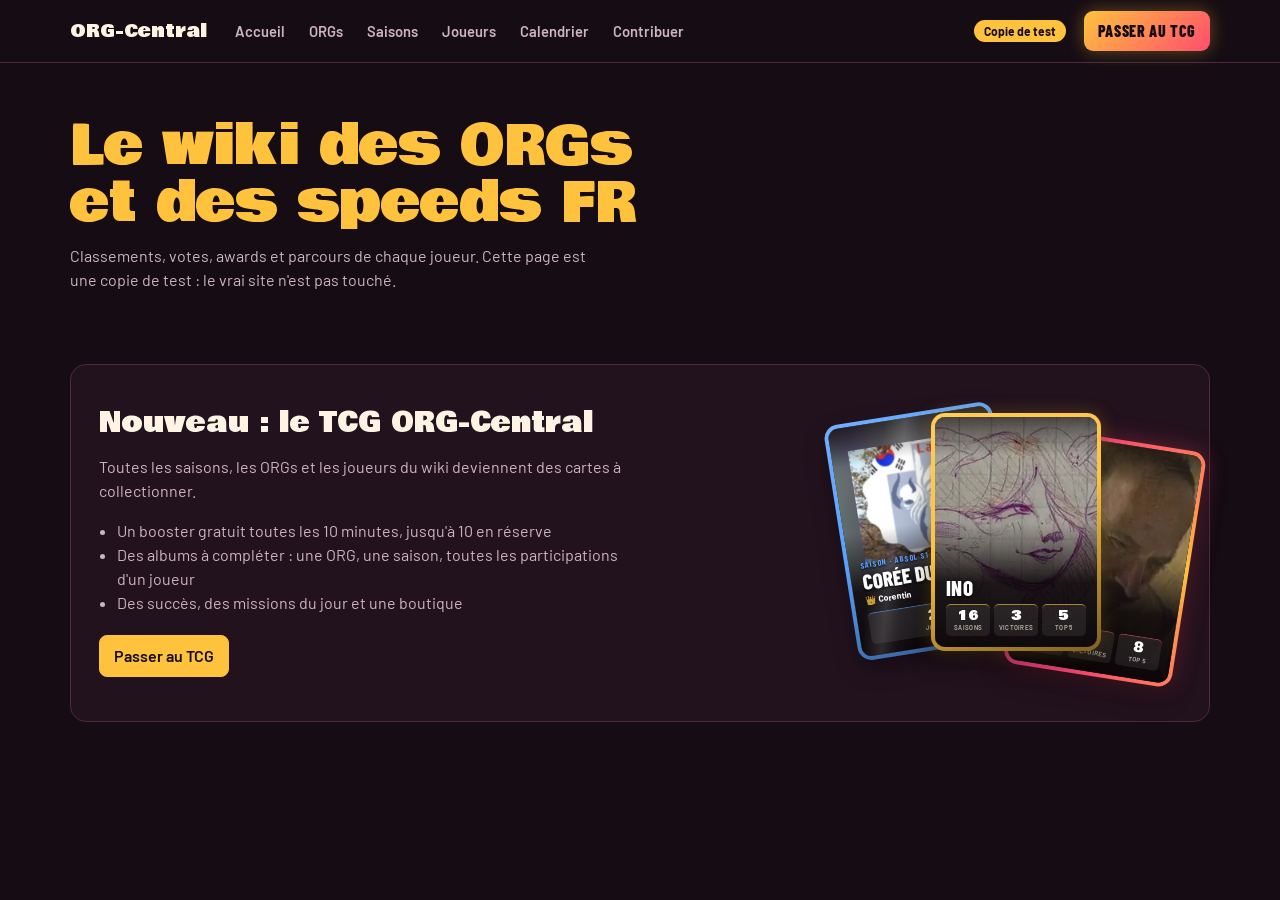
<file: tcg-files/index.html>
<!DOCTYPE html>
<html lang="fr">
<head>
<meta charset="utf-8">
<meta name="viewport" content="width=device-width, initial-scale=1">
<title>ORG-Central TCG</title>
<link rel="preconnect" href="https://fonts.googleapis.com">
<link rel="preconnect" href="https://fonts.gstatic.com" crossorigin>
<link href="https://fonts.googleapis.com/css2?family=Bowlby+One&family=Barlow:wght@400;500;600;700&family=Barlow+Condensed:wght@600;700;800&family=Unbounded:wght@600;700;800&family=Figtree:wght@400;500;600;700&family=JetBrains+Mono:wght@500;700&display=swap" rel="stylesheet">
<style>
/* Deux mondes : le site (aubergine, sobre) puis le TCG (nuit profonde, or). Cartes : l'illustration d'abord. */
:root{
  --bg:#160C13; --surface:#22121D; --surface-2:#2E1828; --ink:#FFF3E4; --muted:#CDB4C0; --line:#4B2A3E; --gold:#FFC23D; --pink:#FF4D6D;
  --font-display:"Bowlby One",Impact,"Arial Black",sans-serif;
  --font-body:"Barlow",system-ui,-apple-system,"Segoe UI",sans-serif;
  --font-cond:"Barlow Condensed","Arial Narrow",sans-serif;
  --r-C:#A79AA3; --r-PC:#5FCB86; --r-R:#57A0FF; --r-E:#B57CFF; --r-L:#FFC23D; --r-M:#FF4D6D; --r-S:#7FF3E1;
  color-scheme:dark;
}
*{box-sizing:border-box}
html,body{margin:0;background:var(--bg);color:var(--ink);font-family:var(--font-body);font-size:16px;line-height:1.5}
body.tcg{background:radial-gradient(1200px 600px at 50% -200px,#3a1530 0,transparent 70%),#0e070c}
a{color:var(--gold)}
button{font:inherit}
.btn{font-weight:600;color:var(--ink);background:var(--surface);border:1px solid var(--line);border-radius:8px;padding:8px 14px;cursor:pointer;display:inline-flex;align-items:center;gap:6px}
.btn:hover{border-color:var(--muted)}
.btn.primary{background:var(--gold);color:#160C13;border-color:var(--gold)}
.btn.primary:hover{filter:brightness(1.07)}
.btn:disabled{opacity:.45;cursor:not-allowed}
.btn:focus-visible,.tab:focus-visible,.card:focus-visible,input:focus-visible,select:focus-visible,.pack:focus-visible{outline:2px solid var(--gold);outline-offset:2px}
.wrap{max-width:1180px;margin:0 auto;padding:0 20px}
.muted{color:var(--muted)}
h1,h2,h3{text-wrap:balance}

/* ---------- Copie du site ---------- */
.sitebar{border-bottom:1px solid var(--line);background:var(--bg)}
.sitebar .wrap{display:flex;align-items:center;gap:18px;height:62px}
.brand{font-family:var(--font-display);font-size:1.1rem;color:var(--ink);text-decoration:none}
.sitenav{display:flex;gap:4px;flex-wrap:wrap}
.sitenav span{font-weight:600;font-size:.92rem;color:var(--muted);padding:6px 10px;border-radius:7px}
.copytag{margin-left:auto;font-size:.75rem;font-weight:700;color:#160C13;background:var(--gold);border-radius:999px;padding:2px 10px;white-space:nowrap}
.gotcg{background:linear-gradient(135deg,#FFC23D,#FF4D6D);color:#160C13;border:0;font-weight:800;border-radius:9px;padding:8px 14px;cursor:pointer;font-family:var(--font-cond);font-size:1rem;letter-spacing:.04em;text-transform:uppercase;box-shadow:0 0 18px rgba(255,194,61,.35)}
.sitehero{padding:56px 0 40px}
.sitehero h1{font-family:var(--font-display);font-weight:400;font-size:clamp(2rem,5vw,3.4rem);line-height:1.04;margin:0 0 12px;color:var(--gold)}
.sitehero p{max-width:60ch;color:var(--muted);margin:0 0 22px}
.teaser{display:grid;grid-template-columns:minmax(0,1.1fr) minmax(0,1fr);gap:32px;align-items:center;margin:10px 0 60px;padding:28px;border-radius:16px;background:var(--surface);border:1px solid var(--line)}
.teaser h2{font-family:var(--font-display);font-weight:400;font-size:1.7rem;line-height:1.1;margin:0 0 10px}
.teaser ul{margin:0 0 20px;padding-left:18px;color:var(--muted)}
.fan{position:relative;height:300px}
.fan .card{position:absolute;width:170px;top:10px;left:50%}
@media (max-width:760px){.teaser{grid-template-columns:1fr}.sitenav{display:none}.fan{height:260px}}

/* ---------- TCG ---------- */
.tbar{position:sticky;top:0;z-index:10;background:rgba(14,7,12,.92);backdrop-filter:blur(8px);border-bottom:1px solid rgba(255,194,61,.18)}
.tbar .wrap{display:flex;align-items:center;gap:14px;height:62px}
.tlogo{font-family:var(--font-display);font-size:1.05rem;color:var(--ink);white-space:nowrap}
.tlogo b{color:var(--gold);font-weight:400}
.tabs{display:flex;gap:2px;overflow-x:auto;scrollbar-width:none}
.tab{all:unset;cursor:pointer;font-weight:600;font-size:.92rem;color:var(--muted);padding:7px 11px;border-radius:7px;white-space:nowrap}
.tab[aria-current="page"]{color:var(--ink);background:rgba(255,255,255,.07)}
.wallet{margin-left:auto;display:flex;align-items:center;gap:10px;white-space:nowrap}
.pill{display:inline-flex;align-items:center;gap:6px;padding:5px 11px;border-radius:999px;background:rgba(255,255,255,.06);border:1px solid rgba(255,255,255,.1);font-weight:700;font-variant-numeric:tabular-nums;font-size:.92rem}
.shell{display:inline-block;width:14px;height:14px;border-radius:50% 50% 45% 45%;background:radial-gradient(circle at 35% 30%,#fff7d6,#FFC23D 55%,#b8791a);box-shadow:0 0 6px rgba(255,194,61,.5)}
.back{font-size:.85rem}
@media (max-width:820px){.tbar .wrap{flex-wrap:wrap;height:auto;padding-top:10px;padding-bottom:8px}.tabs{order:3;width:100%}}
main{padding:26px 0 70px}
.view[hidden]{display:none}
.h{font-family:var(--font-display);font-weight:400;font-size:clamp(1.6rem,3.6vw,2.3rem);line-height:1.08;margin:0 0 6px}
.lede{color:var(--muted);max-width:66ch;margin:0 0 22px}
.panel{background:rgba(255,255,255,.035);border:1px solid rgba(255,255,255,.08);border-radius:14px;padding:18px}
.toast{position:fixed;left:50%;bottom:22px;transform:translateX(-50%);z-index:50;display:flex;flex-direction:column;gap:8px;align-items:center;pointer-events:none}
.toast div{background:#22121D;border:1px solid var(--gold);color:var(--ink);padding:10px 16px;border-radius:10px;font-weight:600;box-shadow:0 10px 30px rgba(0,0,0,.5);animation:tin .25s ease-out}
@keyframes tin{from{transform:translateY(10px);opacity:0}}
.note{font-size:.85rem;color:var(--muted)}

/* Boosters */
.bgrid{display:grid;grid-template-columns:minmax(0,1.2fr) minmax(0,1fr);gap:22px;align-items:start}
.bgrid.opening{grid-template-columns:1fr}.bgrid.opening .side{display:none}
@media (max-width:860px){.bgrid{grid-template-columns:1fr}}
.stage{display:flex;flex-direction:column;align-items:center;gap:16px;padding:26px 18px;min-height:420px;justify-content:center}
.pack{all:unset;cursor:pointer;position:relative;width:200px;aspect-ratio:5/7.4;border-radius:14px;
  background:linear-gradient(160deg,#3a1630,#1b0b16 60%),#1b0b16;box-shadow:0 0 0 2px rgba(255,194,61,.55) inset,0 20px 40px rgba(0,0,0,.55),0 0 40px rgba(255,194,61,.12);
  display:flex;flex-direction:column;align-items:center;justify-content:center;gap:10px;transition:transform .2s}
.pack:hover{transform:translateY(-4px) rotate(-1deg)}
.pack.gold{background:linear-gradient(160deg,#ffe28a,#c98a1b 55%,#7a4b09);box-shadow:0 0 0 2px #fff3c4 inset,0 20px 40px rgba(0,0,0,.55),0 0 50px rgba(255,194,61,.45)}
.pack .pl{font-family:var(--font-display);font-size:1.35rem;line-height:1;color:var(--gold);text-align:center}
.pack.gold .pl{color:#2a1500}
.pack .ps{font-family:var(--font-cond);font-weight:700;letter-spacing:.12em;text-transform:uppercase;font-size:.8rem;color:var(--muted)}
.pack.gold .ps{color:#4a2a00}
.pack .seal{width:54px;height:54px;border-radius:50%;background:radial-gradient(circle at 35% 30%,#fff6cf,#FFC23D 50%,#a86b10);box-shadow:0 0 0 3px rgba(0,0,0,.25)}
.pack.tear{animation:tear .45s ease-in forwards}
@keyframes tear{to{transform:scale(1.15) rotate(4deg);opacity:0}}
.stock{display:flex;gap:6px;flex-wrap:wrap;justify-content:center}
.stock i{width:14px;height:20px;border-radius:3px;background:rgba(255,255,255,.08);border:1px solid rgba(255,255,255,.12)}
.stock i.on{background:linear-gradient(160deg,#FFC23D,#b97a14);border-color:#FFC23D}
.timer{font-variant-numeric:tabular-nums;color:var(--muted);font-size:.92rem}
.reveal{display:grid;grid-template-columns:repeat(5,minmax(0,1fr));gap:14px;width:100%;max-width:1000px}
@media (max-width:700px){.reveal{grid-template-columns:repeat(3,minmax(0,1fr))}}
.slot{perspective:1000px;position:relative}
.flip{position:relative;transform-style:preserve-3d;transition:transform .55s cubic-bezier(.2,.7,.2,1);cursor:pointer}
.flip.open{transform:rotateY(180deg)}
.flip .face{backface-visibility:hidden;-webkit-backface-visibility:hidden}
.flip .back-f{position:absolute;inset:0;border-radius:14px;background:repeating-linear-gradient(45deg,#2a1222 0 10px,#22101c 10px 20px);box-shadow:0 0 0 3px rgba(255,194,61,.5) inset;display:grid;place-items:center;font-family:var(--font-display);color:var(--gold);font-size:1.4rem}
.flip .back-f.glow-E{box-shadow:0 0 0 3px #B57CFF inset,0 0 26px #B57CFF}
.flip .back-f.glow-L{box-shadow:0 0 0 3px #FFC23D inset,0 0 30px #FFC23D}
.flip .back-f.glow-M,.flip .back-f.glow-S{box-shadow:0 0 0 3px #FF4D6D inset,0 0 36px #FF4D6D,0 0 70px #FFC23D}
.flip .front{transform:rotateY(180deg)}
.badge{position:absolute;z-index:5;left:50%;top:-10px;transform:translateX(-50%);font-family:var(--font-cond);font-weight:800;font-size:.72rem;letter-spacing:.08em;text-transform:uppercase;padding:2px 8px;border-radius:999px;background:var(--gold);color:#160C13;opacity:0;transition:opacity .2s .4s}
.badge.dup{background:#3a2432;color:var(--muted)}
.flip.open + .badge{opacity:1}
.side{display:flex;flex-direction:column;gap:14px}
.mission{display:flex;align-items:center;gap:10px;padding:10px 0;border-top:1px solid rgba(255,255,255,.07)}
.mission:first-of-type{border-top:0}
.bar{flex:none;width:90px;height:7px;border-radius:99px;background:rgba(255,255,255,.08);overflow:hidden}
.bar b{display:block;height:100%;background:var(--gold)}
.mission .t{flex:1;min-width:0;font-size:.92rem}
.mission .r{font-size:.82rem;color:var(--muted);white-space:nowrap}
.mission.done .t{color:var(--muted);text-decoration:line-through}
.rates{width:100%;border-collapse:collapse;font-size:.88rem}
.rates td{padding:4px 0;border-top:1px solid rgba(255,255,255,.06)}
.rates td:last-child{text-align:right;font-variant-numeric:tabular-nums}
.dot{display:inline-block;width:9px;height:9px;border-radius:2px;transform:rotate(45deg);margin-right:8px}
.streak{display:grid;grid-template-columns:repeat(7,1fr);gap:6px;margin:10px 0}
.streak div{text-align:center;padding:6px 0;border-radius:8px;background:rgba(255,255,255,.05);font-size:.78rem;font-weight:700}
.streak div b{display:block;font-size:.95rem;color:var(--gold)}
.streak div.got{background:rgba(255,194,61,.16);box-shadow:0 0 0 1px rgba(255,194,61,.5) inset}

/* Collection */
.filters{display:flex;gap:10px;flex-wrap:wrap;align-items:center;margin:0 0 16px}
.filters input,.filters select{font:inherit;color:var(--ink);background:var(--surface);border:1px solid var(--line);border-radius:8px;padding:8px 12px}
.filters input{flex:1 1 220px;min-width:0}
.cgrid{display:grid;grid-template-columns:repeat(auto-fill,minmax(168px,1fr));gap:16px}
.cwrap{position:relative}
.cnt{position:absolute;z-index:5;right:8px;bottom:-9px;font-family:var(--font-cond);font-weight:800;font-size:.8rem;padding:1px 8px;border-radius:999px;background:#0e070c;border:1px solid rgba(255,255,255,.25)}
.card.missing{filter:grayscale(1) brightness(.32);}
.card.missing .btm{visibility:hidden}
.miss{position:absolute;z-index:5;inset:0;display:grid;place-items:center;font-family:var(--font-display);font-size:2.4rem;color:rgba(255,255,255,.25);pointer-events:none}
.missname{position:absolute;z-index:5;left:10px;right:10px;bottom:12px;font-family:var(--font-cond);font-weight:700;font-size:.85rem;color:rgba(255,255,255,.55);text-align:center;white-space:nowrap;overflow:hidden;text-overflow:ellipsis}
.prog{display:flex;align-items:center;gap:10px}
.prog .bar{width:auto;flex:1;height:8px}
.prog span{font-variant-numeric:tabular-nums;font-size:.85rem;color:var(--muted);white-space:nowrap}
.more{display:flex;justify-content:center;margin:22px 0 0}

/* Albums */
.alist{display:grid;grid-template-columns:repeat(auto-fill,minmax(260px,1fr));gap:12px}
.aitem{all:unset;cursor:pointer;display:flex;gap:12px;align-items:center;padding:12px;border-radius:12px;background:rgba(255,255,255,.035);border:1px solid rgba(255,255,255,.08)}
.aitem:hover{border-color:rgba(255,194,61,.45)}
.aitem.complete{border-color:rgba(255,194,61,.6);background:rgba(255,194,61,.07)}
.aimg{position:relative;flex:none;width:52px;height:52px;border-radius:10px;overflow:hidden;background:#000}
.aimg img,.aimg .ini{position:absolute;inset:0;width:100%;height:100%;object-fit:cover;padding:0;font-size:1rem}
.aimg img:not([src]){visibility:hidden}
.ainfo{flex:1;min-width:0}
.ainfo b{display:block;white-space:nowrap;overflow:hidden;text-overflow:ellipsis}
.seg{display:inline-flex;gap:2px;padding:3px;border-radius:9px;background:rgba(255,255,255,.05)}
.seg button{all:unset;cursor:pointer;padding:6px 12px;border-radius:7px;font-weight:600;font-size:.9rem;color:var(--muted)}
.seg button[aria-pressed="true"]{background:rgba(255,255,255,.1);color:var(--ink)}
.ahead{display:flex;gap:16px;align-items:center;flex-wrap:wrap;margin:0 0 18px}
.ahead .aimg{width:72px;height:72px}
.sect{font-family:var(--font-cond);font-weight:800;text-transform:uppercase;letter-spacing:.06em;font-size:1rem;margin:22px 0 10px;display:flex;align-items:center;gap:10px}
.sect span{color:var(--muted);font-weight:700}

/* Succès */
.ach{display:grid;grid-template-columns:repeat(auto-fill,minmax(250px,1fr));gap:12px}
.achi{display:flex;gap:12px;align-items:center;padding:14px;border-radius:12px;background:rgba(255,255,255,.035);border:1px solid rgba(255,255,255,.08)}
.achi.got{border-color:rgba(255,194,61,.55);background:rgba(255,194,61,.07)}
.medal{flex:none;width:40px;height:40px;border-radius:50%;display:grid;place-items:center;font-family:var(--font-display);font-size:.95rem;background:rgba(255,255,255,.07);color:var(--muted)}
.achi.got .medal{background:radial-gradient(circle at 35% 30%,#fff6cf,#FFC23D 55%,#a86b10);color:#3a2000}
.achi b{display:block}
.achi small{color:var(--muted)}

/* Boutique */
.shop{display:grid;grid-template-columns:repeat(auto-fill,minmax(230px,1fr));gap:14px}
.item{display:flex;flex-direction:column;gap:8px;padding:18px;border-radius:14px;background:rgba(255,255,255,.035);border:1px solid rgba(255,255,255,.08)}
.item h3{font-family:var(--font-display);font-weight:400;font-size:1.2rem;margin:0}
.item p{margin:0;color:var(--muted);font-size:.9rem;flex:1}
.item .price{display:flex;align-items:center;gap:6px;font-weight:800;font-variant-numeric:tabular-nums}

/* Classement */
.board{width:100%;border-collapse:collapse}
.board th,.board td{padding:10px 12px;text-align:left;border-top:1px solid rgba(255,255,255,.07)}
.board th{font-size:.76rem;text-transform:uppercase;letter-spacing:.06em;color:var(--muted)}
.board td.n{font-variant-numeric:tabular-nums;text-align:right}
.board th.n{text-align:right}
.board tr.me td{background:rgba(255,194,61,.07)}
.rk1{color:var(--gold);font-family:var(--font-display)}

/* Détail */
.dlg{position:fixed;inset:0;z-index:40;display:grid;place-items:center;padding:20px;background:rgba(8,4,7,.84);backdrop-filter:blur(3px)}
.dlg[hidden]{display:none}
.dbox{display:grid;grid-template-columns:minmax(230px,330px) minmax(0,320px);gap:26px;align-items:center;max-height:100%;overflow:auto}
.dbox .card{width:100%;cursor:default;transition:transform .12s ease-out}
.dinfo h2{font-family:var(--font-display);font-weight:400;font-size:1.5rem;line-height:1.1;margin:4px 0}
.dinfo .k{font-family:var(--font-cond);font-weight:700;text-transform:uppercase;letter-spacing:.08em;font-size:.86rem}
.dinfo dl{display:grid;grid-template-columns:auto 1fr;gap:4px 14px;margin:14px 0}
.dinfo dt{color:var(--muted)}.dinfo dd{margin:0;font-weight:600;font-variant-numeric:tabular-nums}
.dinfo .acts{display:flex;gap:8px;flex-wrap:wrap}
@media (max-width:640px){.dbox{grid-template-columns:1fr;justify-items:center}.dbox .card{max-width:250px}}

/*OV*/
/* Ouverture plein écran */
.ov{position:fixed;inset:0;z-index:45;background:radial-gradient(900px 600px at 50% 40%,#2a0f22,#07030a 70%);display:grid;place-items:center;padding:20px;overflow:auto}
.ov[hidden]{display:none}
.ov-in{width:100%;max-width:1100px;display:flex;flex-direction:column;align-items:center;gap:18px}
.ov-top{font-family:var(--font-cond);font-weight:800;letter-spacing:.14em;text-transform:uppercase;color:var(--gold)}
.ov-hint{color:var(--muted);font-size:.9rem;margin:0;min-height:1.4em}
/* ---------- Booster ---------- */
.bpack{--f1:#fff1b8;--f2:#f4c44f;--f3:#c98a1b;--f4:#7d4f0b;--ink2:#2a1600;--med:#1c1209;
  all:unset;cursor:pointer;position:relative;display:block;width:min(270px,62vw);aspect-ratio:5/8;transition:transform .25s}
.bpack.gold{--f1:#fdf7ff;--f2:#ffd1f0;--f3:#a8e8ff;--f4:#ffcf6b;--ink2:#2b1238}
.bpack.sceau{--f1:#ff8fae;--f2:#c2185b;--f3:#5a0d3a;--f4:#1d0414;--ink2:#FFD36B;--med:#14020c}
.bpack.prestige{--f1:#d6c8ff;--f2:#8b6cf0;--f3:#4b25a0;--f4:#1a0b3d;--ink2:#FFE7A3;--med:#0f0626}
.bpack.mini{--f1:#bff3e3;--f2:#4fc9a6;--f3:#1f7a63;--f4:#0b3329;--ink2:#062019;--med:#06251d}
.bpack[disabled]{filter:grayscale(.75) brightness(.55);cursor:not-allowed}
.bp-body,.bp-top{position:absolute;left:3%;right:3%}
.bp-body{top:12%;bottom:0;z-index:2;border-radius:3px 3px 12px 12px;overflow:hidden;
  background:linear-gradient(162deg,var(--f1) 0%,var(--f2) 32%,var(--f3) 72%,var(--f4) 100%);
  box-shadow:0 0 0 1px rgba(0,0,0,.35),inset 0 0 0 1px rgba(255,255,255,.35),inset 0 -30px 40px rgba(0,0,0,.18),0 26px 50px rgba(0,0,0,.55);
  display:flex;flex-direction:column;align-items:center;justify-content:center;gap:2%;padding:10% 8% 14%}
.foil{position:absolute;inset:0;pointer-events:none;
  background:radial-gradient(rgba(0,0,0,.16) 1px,transparent 1.5px) 0 0/7px 7px,
    linear-gradient(101deg,transparent 22%,rgba(255,255,255,.4) 22.4%,transparent 23.2%),
    linear-gradient(78deg,transparent 64%,rgba(0,0,0,.14) 64.3%,transparent 65.2%),
    linear-gradient(170deg,transparent 30%,rgba(255,255,255,.3) 30.3%,transparent 31%),
    linear-gradient(8deg,transparent 70%,rgba(0,0,0,.12) 70.3%,transparent 71%);
  mix-blend-mode:multiply;opacity:.8}
.bpack.gold .foil{background:radial-gradient(rgba(80,0,120,.14) 1px,transparent 1.5px) 0 0/7px 7px,linear-gradient(115deg,rgba(255,0,170,.25),rgba(0,255,230,.25),rgba(255,230,0,.25),rgba(120,80,255,.25));mix-blend-mode:normal}
.sheen{position:absolute;inset:-30%;pointer-events:none;background:linear-gradient(105deg,transparent 42%,rgba(255,255,255,.45) 50%,transparent 58%);transform:translateX(-60%);transition:transform .9s cubic-bezier(.4,0,.2,1)}
.bpack:hover .sheen{transform:translateX(60%)}
@keyframes psheen{0%,45%{transform:translateX(-60%)}100%{transform:translateX(60%)}}
.emb{position:relative;width:46%;aspect-ratio:1;border-radius:50%;display:grid;place-items:center;margin-bottom:6%;
  background:radial-gradient(circle at 40% 35%,color-mix(in srgb,var(--med) 70%,#5a3a10),var(--med));
  box-shadow:0 0 0 4px var(--f1),0 0 0 6px var(--f4),0 8px 18px rgba(0,0,0,.45);color:#FFC23D}
.emb svg{width:42%;height:auto;filter:drop-shadow(0 2px 0 rgba(0,0,0,.4))}
.bt{position:relative;font-family:var(--font-display);font-size:clamp(1rem,5.4vw,1.55rem);line-height:1;color:var(--ink2);text-align:center}
.bs{position:relative;font-family:var(--font-cond);font-weight:800;letter-spacing:.22em;text-transform:uppercase;font-size:clamp(.72rem,3.6vw,.95rem);color:var(--ink2);opacity:.8}
.bn{position:relative;margin-top:7%;font-family:var(--font-cond);font-weight:800;letter-spacing:.06em;font-size:.82rem;padding:3px 12px;border-radius:999px;background:rgba(20,10,4,.82);color:#fff3e4}
.bp-top{top:0;height:13%;z-index:3;border-radius:12px 12px 0 0;overflow:hidden;
  background:linear-gradient(162deg,var(--f1),var(--f2) 60%,var(--f3));box-shadow:inset 0 0 0 1px rgba(255,255,255,.35),0 0 0 1px rgba(0,0,0,.35);
  -webkit-mask:linear-gradient(#000,#000) top/100% 82% no-repeat,conic-gradient(from -45deg at 50% 100%,#000 90deg,transparent 0) bottom/9px 18% repeat-x;
          mask:linear-gradient(#000,#000) top/100% 82% no-repeat,conic-gradient(from -45deg at 50% 100%,#000 90deg,transparent 0) bottom/9px 18% repeat-x}
.crimp{position:absolute;left:0;right:0;top:0;height:30%;background:repeating-linear-gradient(90deg,rgba(255,255,255,.35) 0 2px,rgba(0,0,0,.2) 2px 4px);opacity:.75}
.crimp.b{top:auto;bottom:0;height:6%}
.bp-brand{position:absolute;left:0;right:0;top:34%;display:flex;align-items:center;justify-content:center;gap:6px;color:var(--ink2);opacity:.75}
.bp-brand svg{width:9px}.bp-brand b{font-family:var(--font-display);font-weight:400;font-size:.62rem;letter-spacing:.32em}
.bp-cut{position:absolute;left:3%;right:3%;top:12%;height:2px;z-index:5;pointer-events:none;background:linear-gradient(90deg,#fff,#fff8d6);box-shadow:0 0 8px #fff,0 0 18px rgba(255,236,170,.9);transform:scaleX(var(--cut,0));transform-origin:left;opacity:calc(var(--cut,0)*10)}
.bpack.sm{width:96px}.bpack.sm .bn,.bpack.sm .bs,.bpack.sm .bp-brand{display:none}.bpack.sm .bt{font-size:.68rem}.bpack.sm .emb{box-shadow:0 0 0 2px var(--f1),0 0 0 3px var(--f4)}
.bpack:not([disabled]):hover .bp-body{filter:brightness(1.05)}

@keyframes idle{50%{transform:translateY(-8px)}}
/* ouverture */
.ov-packzone{position:relative;display:grid;place-items:center;min-height:min(64vh,520px)}
.bpack.cutting .bp-cut{--cut:1;transition:transform .28s ease-in}
.bpack.torn .bp-cut{opacity:0;transition:opacity .2s}
.bpack.torn .bp-top{transition:transform .55s cubic-bezier(.3,.6,.3,1),opacity .45s .1s;transform:translate(38%,-95%) rotate(11deg);opacity:0}
.bpack.gone{transition:transform .35s cubic-bezier(.4,0,.2,1),opacity .3s;transform:scale(.97);opacity:0}
.shards{position:absolute;left:50%;top:calc(50% - min(64vh,520px)/2 + 10%);width:0;height:0;pointer-events:none;z-index:6}
.shards i{position:absolute;left:0;top:0;clip-path:polygon(50% 0,100% 100%,0 80%);animation:shard .9s cubic-bezier(.2,.7,.3,1) forwards;opacity:0}

/* ouverture selon la rareté */
#dim{position:fixed;inset:0;background:#000;opacity:0;pointer-events:none;transition:opacity .5s ease;z-index:0}
.ov.dark #dim{opacity:.45}.ov.dark2 #dim{opacity:.82;transition-duration:.9s}
#dim~.ov-in,.ov-in{position:relative;z-index:1}
#boom{position:fixed;inset:0;pointer-events:none;z-index:2;opacity:0;background:radial-gradient(circle at 50% 38%,#fff 0,color-mix(in srgb,var(--bc,#fff) 85%,#fff) 14%,color-mix(in srgb,var(--bc,#fff) 45%,transparent) 38%,transparent 70%)}
#boom.rainbow{background:radial-gradient(circle at 50% 38%,#fff 0,rgba(255,255,255,.8) 12%,transparent 50%),radial-gradient(circle at 50% 38%,transparent 20%,#05030a 72%),conic-gradient(from 0deg at 50% 38%,#7ff3e1,#b57cff,#ff8ad8,#ffd36b,#7ff3e1)}
#boom.go{animation:boom 1s cubic-bezier(.15,.7,.25,1)}
@keyframes boom{0%{opacity:0}8%{opacity:.95}100%{opacity:0}}
.pfx{position:absolute;left:50%;top:50%;width:min(270px,62vw);aspect-ratio:5/8;transform:translate(-50%,-50%);pointer-events:none;z-index:4}
.pfx .shards{left:50%;top:12%}
.pfx i{position:absolute;display:block}
.slit{left:3%;right:3%;top:12%;height:3px;margin-top:-1px;border-radius:2px;background:#fff;box-shadow:0 0 6px #fff,0 0 16px var(--bc),0 0 34px var(--bc);opacity:0;transform:scaleX(.2)}
.lit .slit{opacity:1;transform:scaleX(1);transition:transform .35s cubic-bezier(.2,.7,.2,1),opacity .15s}
.beam{left:-35%;right:-35%;bottom:88%;height:130%;transform-origin:50% 100%;transform:scaleY(0);opacity:0;mix-blend-mode:screen;filter:blur(9px)}
.beam::before{content:"";position:absolute;inset:0;clip-path:polygon(25% 100%,75% 100%,96% 0,4% 0);
  background:linear-gradient(to top,color-mix(in srgb,var(--bc) 70%,#fff),color-mix(in srgb,var(--bc) 45%,transparent) 30%,transparent 80%)}
.lv6 .beam::before{background:linear-gradient(to top,#fff,rgba(255,255,255,.4) 25%,transparent 85%),linear-gradient(90deg,#7ff3e1,#b57cff,#ff8ad8,#ffd36b,#7ff3e1)}
.lit .beam{transform:scaleY(.35);opacity:.55;transition:transform .45s cubic-bezier(.2,.7,.2,1),opacity .3s}
.charge .beam{transform:scaleY(.75);opacity:.8;transition:transform 1.2s cubic-bezier(.3,.6,.3,1),opacity .6s}
.flare .beam{animation:flare .38s cubic-bezier(.2,.7,.2,1)}
@keyframes flare{0%{opacity:1;filter:blur(3px) brightness(1.8)}100%{opacity:.8}}
.boom .beam{transform:scaleY(1.25);opacity:0;transition:transform .5s cubic-bezier(.15,.7,.2,1),opacity .55s .1s}
.halo{inset:-25%;border-radius:50%;background:radial-gradient(closest-side,color-mix(in srgb,var(--bc) 55%,transparent),transparent);opacity:0}
.charge .halo{opacity:.55;transition:opacity 1s}
.boom .halo{opacity:0;transition:opacity .4s}
.prays{left:50%;top:12%;width:220vmax;height:220vmax;margin:-110vmax 0 0 -110vmax;opacity:0;transform:scale(.2);
  background:repeating-conic-gradient(from 0deg,color-mix(in srgb,var(--bc) 60%,transparent) 0 4deg,transparent 4deg 15deg);
  -webkit-mask:radial-gradient(closest-side,#000 0,rgba(0,0,0,.6) 18%,transparent 48%);mask:radial-gradient(closest-side,#000 0,rgba(0,0,0,.6) 18%,transparent 48%)}
.lv6 .prays{background:repeating-conic-gradient(from 0deg,#7ff3e1 0 3deg,transparent 3deg 9deg,#ff8ad8 9deg 12deg,transparent 12deg 18deg,#ffd36b 18deg 21deg,transparent 21deg 27deg)}
.lv4.boom .prays,.lv5.boom .prays,.lv6.boom .prays{animation:prays 1.3s cubic-bezier(.15,.7,.25,1)}
@keyframes prays{0%{opacity:0;transform:scale(.2) rotate(0)}12%{opacity:.85}100%{opacity:0;transform:scale(1.1) rotate(14deg)}}
.bpack.trem{animation:trem .09s linear infinite}
.bpack.trem2{animation:trem2 .07s linear infinite}
@keyframes trem{0%,100%{transform:translate(0,0)}25%{transform:translate(1px,-1px) rotate(.25deg)}75%{transform:translate(-1px,1px) rotate(-.25deg)}}
@keyframes trem2{0%,100%{transform:translate(0,0)}25%{transform:translate(2.5px,-1.5px) rotate(.6deg)}75%{transform:translate(-2.5px,1.5px) rotate(-.6deg)}}
.bpack.thump .bp-body{animation:thump .3s cubic-bezier(.2,.7,.2,1)}
@keyframes thump{0%{filter:brightness(1)}20%{filter:brightness(1.6) saturate(1.3)}100%{filter:brightness(1)}}
.ov-packzone .bpack.gone{transition:transform .28s cubic-bezier(.4,0,.2,1),opacity .22s;transform:scale(1.04);opacity:0}
.ov-in.quake{animation:quake .45s cubic-bezier(.3,.6,.3,1)}
@keyframes quake{0%{transform:translate(0,0)}15%{transform:translate(-7px,4px)}30%{transform:translate(6px,-4px)}45%{transform:translate(-4px,2px)}60%{transform:translate(3px,-2px)}80%{transform:translate(-1px,1px)}100%{transform:none}}
@media (prefers-reduced-motion:reduce){.bpack.trem,.bpack.trem2,.ov-in.quake,#boom.go,.prays{animation:none!important}}
@keyframes shard{0%{opacity:1;transform:translate(0,0) rotate(0)}100%{opacity:0;transform:translate(var(--dx),var(--dy)) rotate(var(--rot))}}
/* dos de carte */
.cback{position:relative;aspect-ratio:5/7;border-radius:14px;overflow:hidden;
  background:radial-gradient(circle at 50% 42%,#3a2410 0,#1b120a 60%,#0f0a06 100%);box-shadow:0 0 0 1px #6b4a1a,inset 0 0 0 7px #120c07,inset 0 0 0 8px #c99a3c,0 22px 44px rgba(0,0,0,.55)}
.cback::before{content:"";position:absolute;inset:12px;border:1px solid rgba(201,154,60,.65);border-radius:6px;
  background:conic-gradient(from 45deg at 50% 50%,rgba(201,154,60,.16) 0 25%,transparent 0 50%,rgba(201,154,60,.16) 0 75%,transparent 0) 0 0/16px 16px}
.cback .d{position:absolute;width:12px;height:12px;transform:rotate(45deg);background:linear-gradient(135deg,#fff3c4,#c99a3c);box-shadow:0 0 0 2px #120c07}
.cback .tl{left:7px;top:7px}.cback .tr{right:7px;top:7px}.cback .bl{left:7px;bottom:7px}.cback .br{right:7px;bottom:7px}
.cb-med{position:absolute;left:50%;top:40%;width:42%;aspect-ratio:1;transform:translate(-50%,-50%);border-radius:50%;display:grid;place-items:center;color:#2a1600;
  background:radial-gradient(circle at 38% 32%,#fff3c4,#f2c14e 45%,#a8701a);box-shadow:0 0 0 4px #1b120a,0 0 0 6px #c99a3c,0 0 0 9px #1b120a,0 0 0 10px rgba(201,154,60,.6)}
.cb-med svg{width:38%}
.cb-band{position:absolute;left:12px;right:12px;bottom:15%;display:flex;flex-direction:column;align-items:center;gap:2px;padding:8px 0;background:#120c07;border-top:1px solid rgba(201,154,60,.6);border-bottom:1px solid rgba(201,154,60,.6)}
.cb-band b{font-family:var(--font-display);font-weight:400;letter-spacing:.3em;color:#f2c14e;font-size:clamp(.7rem,2.4vw,1rem)}
.cb-band small{font-family:var(--font-cond);font-weight:700;letter-spacing:.3em;text-transform:uppercase;color:rgba(242,193,78,.7);font-size:.62rem}
.cback.glow.g-C{box-shadow:0 0 0 1px #6b4a1a,inset 0 0 0 7px #120c07,inset 0 0 0 8px #c99a3c,0 0 22px rgba(200,190,198,.55)}
.cback.glow.g-PC{box-shadow:0 0 0 1px #6b4a1a,inset 0 0 0 7px #120c07,inset 0 0 0 8px #c99a3c,0 0 28px rgba(95,203,134,.75)}
.cback.glow.g-R{box-shadow:0 0 0 1px #6b4a1a,inset 0 0 0 7px #120c07,inset 0 0 0 8px #c99a3c,0 0 32px rgba(87,160,255,.85)}
.cback.glow.g-S{box-shadow:0 0 0 1px #6b4a1a,inset 0 0 0 7px #120c07,inset 0 0 0 8px #c99a3c,-14px 0 40px #7ff3e1,14px 0 40px #ff8ad8,0 -10px 40px #b57cff,0 10px 40px #ffd36b!important}
.cback.glow.g-E{box-shadow:0 0 0 1px #6b4a1a,inset 0 0 0 7px #120c07,inset 0 0 0 8px #c99a3c,0 0 36px #B57CFF}
.cback.glow.g-L{box-shadow:0 0 0 1px #6b4a1a,inset 0 0 0 7px #120c07,inset 0 0 0 8px #c99a3c,0 0 44px #FFC23D}
.cback.glow.g-M,.cback.glow.g-S{box-shadow:0 0 0 1px #6b4a1a,inset 0 0 0 7px #120c07,inset 0 0 0 8px #c99a3c,0 0 40px #FF4D6D,0 0 80px #FFC23D;animation:gpulse 1.2s ease-in-out infinite}
@keyframes gpulse{50%{filter:brightness(1.25)}}
/* pile */
.rstack{position:relative;width:min(300px,68vw);aspect-ratio:5/7;margin:22px 0 6px;touch-action:pan-y}
.rs-under{position:absolute;inset:0;transform:translate(calc(var(--k)*6px),calc(var(--k)*-6px)) rotate(calc(var(--k)*1.4deg))}
.rs-under .cback{box-shadow:0 0 0 1px #6b4a1a,inset 0 0 0 7px #120c07,inset 0 0 0 8px #c99a3c,0 6px 16px rgba(0,0,0,.4)}
.rstack.adv .rs-under{animation:stk .3s cubic-bezier(.2,.75,.25,1)}
@keyframes stk{from{transform:translate(calc((var(--k) + 1)*6px),calc((var(--k) + 1)*-6px)) rotate(calc((var(--k) + 1)*1.4deg))}}
.rstack.adv .rs-top{animation:stk0 .3s cubic-bezier(.2,.75,.25,1)}
@keyframes stk0{from{transform:translate(6px,-6px) rotate(1.4deg)}}
.rstack.enter{animation:enter .4s cubic-bezier(.2,.75,.25,1)}
@keyframes enter{from{opacity:0;transform:translateY(24px) scale(.96)}}
.rs-top{position:absolute;inset:0;perspective:1400px;cursor:grab;touch-action:none;user-select:none;-webkit-user-select:none}
.rs-top:active{cursor:grabbing}
.rs-top img{-webkit-user-drag:none;user-select:none;pointer-events:none}
.rs-flip{position:relative;width:100%;height:100%;transform-style:preserve-3d}
.rs-flip{transition:transform .6s cubic-bezier(.55,0,.25,1)}
.rs-top.open .rs-flip{transform:rotateY(180deg);animation:lift .6s cubic-bezier(.45,0,.55,1)}
@keyframes lift{50%{scale:1.035}}
.rs-top.open.burst .rs-flip{animation:none;transition:none;transform:rotateY(180deg)}
@keyframes flip{0%{transform:rotateY(0) scale(1)}50%{transform:rotateY(96deg) scale(1.05) translateY(-6px)}100%{transform:rotateY(180deg) scale(1)}}
.rs-back,.rs-face{position:absolute;inset:0;backface-visibility:hidden;-webkit-backface-visibility:hidden}
.rs-face{transform:rotateY(180deg);border-radius:14px}
.rs-face .card{box-shadow:0 18px 40px rgba(0,0,0,.55)}
.rs-face .badge{opacity:0;transition:opacity .2s}
.rs-top.shown .rs-face .badge{opacity:1}
.shine{position:absolute;inset:0;z-index:7;border-radius:14px;overflow:hidden;pointer-events:none}
.shine::after{content:"";position:absolute;inset:-10% -60%;background:linear-gradient(100deg,transparent 40%,rgba(255,255,255,.55) 50%,transparent 60%);transform:translateX(-100%);opacity:0}
.rs-top.shine-on .shine::after{animation:shine .85s cubic-bezier(.4,0,.2,1) forwards}
@keyframes shine{0%{transform:translateX(-90%);opacity:1}100%{transform:translateX(90%);opacity:1}}
.flash{position:absolute;inset:-60%;z-index:-1;border-radius:50%;pointer-events:none;background:radial-gradient(closest-side,var(--fc,#fff),transparent);opacity:0}
.flash.go{animation:flash 1.1s cubic-bezier(.2,.7,.2,1)}
@keyframes flash{0%{opacity:0;transform:scale(.6)}25%{opacity:.55}100%{opacity:0;transform:scale(1.15)}}
.cback.glow{animation:none!important}
.dots{display:flex;gap:7px;justify-content:center;min-height:28px}
.dots i{width:22px;height:28px;border-radius:5px;background:#1b1320;border:1px solid rgba(255,255,255,.14);transition:background .3s,border-color .3s,box-shadow .3s}
.dots i.on{background:var(--c,#888);border-color:var(--c,#888);box-shadow:0 0 10px var(--c,transparent)}
.keys{margin:0;font-family:ui-monospace,Menlo,monospace;font-size:.8rem;color:rgba(205,180,192,.55)}
/* fin */
.end-h{font-family:var(--font-display);font-size:clamp(1.6rem,4vw,2.4rem);line-height:1}
.end-s{padding:6px 14px;border-radius:999px;background:rgba(255,255,255,.06);color:var(--muted);font-size:.95rem}
.fan2{display:flex;justify-content:center;align-items:flex-start;padding:46px 0 10px;width:100%}
.fan2 .fc{position:relative;width:min(200px,19vw);margin:0 -10px;transform:rotate(calc(var(--d)*5deg)) translateY(calc(var(--ad)*14px));animation:deal .45s cubic-bezier(.2,.75,.25,1) backwards;animation-delay:calc(var(--ad)*60ms)}
.fan2 .fc.best{z-index:3;transform:translateY(-8px) scale(1.06)}
@keyframes deal{from{opacity:0;transform:translateY(30px) rotate(0) scale(.94)}}
.besttag{position:absolute;z-index:6;left:50%;top:-40px;transform:translateX(-50%);white-space:nowrap;font-weight:700;font-size:.78rem;padding:2px 10px;border-radius:999px;background:rgba(14,7,12,.85);border:1px solid var(--gold);color:var(--gold)}
.seg.big button{padding:8px 18px;font-weight:800}
.seg.big button[aria-pressed="true"]{background:var(--gold);color:#160C13}
.seg button:disabled{opacity:.35;cursor:not-allowed}
.btn.big{padding:12px 22px;border-radius:14px;font-size:1.05rem;gap:12px}
.btn.big b{font-family:var(--font-display);font-weight:400}
.btn.big span{font-family:ui-monospace,Menlo,monospace;font-size:.82rem;opacity:.75;border-left:1px solid rgba(0,0,0,.25);padding-left:12px}
@media (max-width:640px){.fan2 .fc{width:30vw;margin:0 -16px}}
@media (prefers-reduced-motion:reduce){.sheen,#open-free,.cback.glow,.fan2 .fc{animation:none}}
.specials{display:flex;gap:16px;align-items:flex-end}
.spk{display:flex;flex-direction:column;align-items:center;gap:4px;font-weight:800;font-variant-numeric:tabular-nums}
.testmode{display:flex;align-items:center;gap:8px;font-size:.9rem;padding:8px 12px;border-radius:10px;border:1px dashed rgba(255,194,61,.45)}
.testmode small{color:var(--muted)}
@media (prefers-reduced-motion:reduce){.sheen,.emb .ring,#open-free{animation:none}}
.ov-stage{cursor:pointer;display:grid;place-items:center;min-height:min(62vh,520px);width:100%}
.ov-card{position:relative;width:min(300px,70vw);animation:cin .55s cubic-bezier(.2,.8,.2,1)}
.ov-card.big{width:min(340px,76vw)}
@keyframes cin{from{transform:translateY(40px) rotateY(90deg) scale(.85);opacity:0}}
.ov-card.r-R .card{box-shadow:0 0 40px rgba(87,160,255,.35)}
.ov-stage.burst .ov-card{animation:cin .7s cubic-bezier(.2,.8,.2,1)}
@keyframes pulse{50%{filter:brightness(1.12)}}
.badge.on{opacity:1;transition:none;top:-12px}
.ov-ctl{display:flex;gap:10px;flex-wrap:wrap;justify-content:center;align-items:center}
.ov-count{font-variant-numeric:tabular-nums;color:var(--muted);font-weight:700;margin-right:6px}
.ov-sum{display:grid;grid-template-columns:repeat(auto-fill,minmax(150px,1fr));gap:16px;width:100%;max-height:68vh;overflow:auto;padding:14px 4px}
/* Révélation façon FUT */
.wo{--c:var(--r-E);position:relative;width:100%;min-height:min(70vh,560px);display:grid;place-items:center;cursor:pointer;overflow:visible}
.wo.r-L{--c:var(--r-L)}.wo.r-M{--c:var(--r-M)}.wo.r-S{--c:var(--r-S)}
.rays{position:absolute;inset:-100vmax;background:repeating-conic-gradient(from 0deg,color-mix(in srgb,var(--c) 55%,transparent) 0 6deg,transparent 6deg 18deg);animation:rot 9s linear infinite;opacity:.45;-webkit-mask:radial-gradient(circle,#000 0,transparent 22%);mask:radial-gradient(circle,#000 0,transparent 22%);pointer-events:none}
.wo.r-S .rays{background:repeating-conic-gradient(from 0deg,#7ff3e1 0 5deg,transparent 5deg 15deg,#ff8ad8 15deg 20deg,transparent 20deg 30deg,#ffd36b 30deg 35deg,transparent 35deg 45deg)}
@keyframes rot{to{transform:rotate(360deg)}}
.wo::before{content:"";position:absolute;inset:0;background:radial-gradient(circle at 50% 50%,color-mix(in srgb,var(--c) 30%,transparent),transparent 55%)}
.wo-lines{position:relative;z-index:2;display:flex;flex-direction:column;align-items:center;gap:10px;text-align:center}
.wo-l{font-family:var(--font-display);font-size:clamp(1.5rem,4.6vw,2.6rem);line-height:1.05;color:#fff;text-shadow:0 0 24px var(--c);animation:lin .5s cubic-bezier(.2,.8,.2,1)}
.wo-r{margin-top:10px;font-family:var(--font-cond);font-weight:800;letter-spacing:.3em;text-transform:uppercase;font-size:1.1rem;color:var(--c);animation:lin .5s ease-out}
@keyframes lin{from{transform:translateY(18px) scale(.9);opacity:0;filter:blur(6px)}}
.wo .ov-hint{position:absolute;bottom:14px;z-index:2}
.specials{display:flex;gap:12px}
.mini-pack{width:110px!important}
.mini-pack .pl{font-size:.95rem}.mini-pack .seal{width:30px;height:30px}
.pack.sceau{background:linear-gradient(160deg,#ff6b8a,#7a1d6b 55%,#2a0a2a);box-shadow:0 0 0 2px #FFC23D inset,0 10px 30px rgba(0,0,0,.5),0 0 30px rgba(255,77,109,.35)}
@media (prefers-reduced-motion:reduce){.bpack:not(.torn),.rays,.ov-stage.burst .ov-card{animation:none}}

/* ---------- Carte : l'illustration occupe toute la carte, le texte passe dessus ---------- */
.card{--c:var(--r-C);position:relative;aspect-ratio:5/7;border-radius:14px;padding:4px;cursor:pointer;container-type:inline-size;user-select:none;
  background:linear-gradient(155deg,color-mix(in srgb,var(--c) 85%,#fff),var(--c) 45%,color-mix(in srgb,var(--c) 50%,#000));
  box-shadow:0 10px 22px rgba(0,0,0,.35)}
.card.r-PC{--c:var(--r-PC)}.card.r-R{--c:var(--r-R)}.card.r-E{--c:var(--r-E)}.card.r-L{--c:var(--r-L)}.card.r-M{--c:var(--r-M)}.card.r-S{--c:var(--r-S)}
.in{position:relative;height:100%;border-radius:10px;overflow:hidden;background:#0d070b;isolation:isolate}
.art{position:absolute;inset:0;z-index:0}
.art img,.art .ini{position:absolute;inset:0;width:100%;height:100%;object-fit:cover;display:block}
.art img:not([src]){visibility:hidden}
.art .ini{display:grid;place-items:center}
.ini{display:grid;place-items:center;padding-bottom:30%;font-family:var(--font-display);font-size:26cqw;color:rgba(255,255,255,.85);background:radial-gradient(120% 90% at 30% 20%,hsl(var(--h) 55% 42%),hsl(calc(var(--h) + 50) 55% 14%))}
.art.logo .bgx{filter:blur(16px) brightness(.5) saturate(1.3);transform:scale(1.25)}
.art.logo .fg{object-fit:contain;padding:15% 9% 56%}
.shade{position:absolute;inset:0;z-index:1;pointer-events:none;background:linear-gradient(180deg,rgba(10,5,8,.62) 0,rgba(10,5,8,0) 17%,rgba(10,5,8,0) 46%,rgba(10,5,8,.88) 72%,rgba(10,5,8,.97) 100%)}
.top{position:absolute;z-index:3;left:0;right:0;top:0;display:flex;align-items:center;gap:5px;padding:6% 7% 0}
.gem{flex:none;width:5.5cqw;height:5.5cqw;transform:rotate(45deg);border-radius:1.5px;background:var(--c);box-shadow:0 0 0 1px rgba(0,0,0,.55),0 0 8px var(--c)}
.rk{font-family:var(--font-cond);font-weight:700;font-size:5.2cqw;text-transform:uppercase;letter-spacing:.08em;color:#fff;text-shadow:0 1px 3px rgba(0,0,0,.8)}
.no{margin-left:auto;font-family:var(--font-cond);font-weight:700;font-size:4.6cqw;letter-spacing:.04em;color:rgba(255,255,255,.75);text-shadow:0 1px 3px rgba(0,0,0,.8)}
.place{position:absolute;z-index:3;right:6%;top:5%;font-family:var(--font-display);font-size:21cqw;line-height:1;color:#fff;-webkit-text-stroke:1.2px rgba(0,0,0,.55);text-shadow:0 3px 0 rgba(0,0,0,.45),0 0 14px rgba(0,0,0,.6)}
.place sup{font-size:.42em;vertical-align:.95em;margin-left:1px}
.place.p1{color:var(--gold)}.place.p2{color:#E3E6EE}.place.p3{color:#E09A62}.place.dq{color:#FF4D6D;font-size:15cqw}
.btm{position:absolute;z-index:3;left:0;right:0;bottom:0;padding:0 7% 7%}
.ty{font-family:var(--font-cond);font-weight:700;font-size:5cqw;text-transform:uppercase;letter-spacing:.1em;color:var(--c);text-shadow:0 1px 2px rgba(0,0,0,.9);white-space:nowrap;overflow:hidden;text-overflow:ellipsis}
.cn{font-family:var(--font-cond);font-weight:800;font-size:13cqw;line-height:.95;text-transform:uppercase;letter-spacing:.005em;color:#fff;text-shadow:0 2px 6px rgba(0,0,0,.7);margin:1% 0 3%;overflow-wrap:break-word;display:-webkit-box;-webkit-line-clamp:2;-webkit-box-orient:vertical;overflow:hidden}
.cn.l1{font-size:11cqw}.cn.l2{font-size:9.2cqw}.cn.l3{font-size:7.6cqw}
.sub{display:flex;align-items:center;gap:5px;font-size:5.4cqw;line-height:1.25;color:rgba(255,243,228,.82)}
.sub span{min-width:0;overflow:hidden;text-overflow:ellipsis;white-space:nowrap}
.sub b{color:#fff;font-weight:700}
.mini{position:relative;flex:none;width:11cqw;height:11cqw;border-radius:3px;overflow:hidden;box-shadow:0 0 0 1px rgba(255,255,255,.35)}
.mini img,.mini .ini{position:absolute;inset:0;width:100%;height:100%;object-fit:cover;font-size:4cqw;padding:0}
.mini img:not([src]){visibility:hidden}
.st{display:flex;gap:4px;margin-top:4%}
.st div{flex:1;display:flex;flex-direction:column;align-items:center;padding:3% 0 2%;border-radius:5px;background:rgba(255,255,255,.08);border-top:1px solid color-mix(in srgb,var(--c) 60%,transparent)}
.st b{font-family:var(--font-display);font-weight:400;font-size:8.5cqw;line-height:1.05;color:#fff;font-variant-numeric:tabular-nums}
.st span{font-size:3.9cqw;font-weight:600;text-transform:uppercase;letter-spacing:.05em;color:rgba(255,243,228,.7)}
/* Effets par rareté */
.card.r-E .in{box-shadow:inset 0 0 0 1px rgba(181,124,255,.6),inset 0 0 26px rgba(181,124,255,.35)}
.card.r-R .in::after,.card.r-L .in::after,.card.r-M .in::after{content:"";position:absolute;inset:-20%;z-index:2;pointer-events:none;
  background:linear-gradient(105deg,transparent 40%,rgba(255,255,255,.22) 47%,rgba(255,255,255,.05) 52%,transparent 58%);transform:translateX(-60%)}
.card.r-R .in::after{opacity:.6;transform:translateX(-10%)}
.card.r-L .in::after,.card.r-M .in::after{animation:sweep 5.5s ease-in-out infinite}
@keyframes sweep{0%,55%{transform:translateX(-70%)}100%{transform:translateX(70%)}}
.card.r-L{box-shadow:0 10px 24px rgba(0,0,0,.4),0 0 18px rgba(255,194,61,.25)}
@property --a{syntax:"<angle>";initial-value:0deg;inherits:false}
@keyframes spin{to{--a:360deg}}
.card.r-M{background:conic-gradient(from var(--a,0deg),#FF4D6D,#FFC23D,#FF4D6D,#b5179e,#FF4D6D);animation:spin 6s linear infinite;box-shadow:0 10px 24px rgba(0,0,0,.4),0 0 22px rgba(255,77,109,.35)}
.card.r-S{background:linear-gradient(120deg,#7ff3e1,#b57cff,#ff8ad8,#ffd36b,#7ff3e1);background-size:300% 300%;animation:holo 6s ease-in-out infinite;box-shadow:0 10px 24px rgba(0,0,0,.4),0 0 22px rgba(127,243,225,.3)}
@keyframes holo{50%{background-position:100% 50%}}
.card.r-S .in::after{content:"";position:absolute;inset:0;z-index:2;pointer-events:none;mix-blend-mode:overlay;opacity:.5;
  background:linear-gradient(125deg,rgba(255,0,170,0) 15%,rgba(255,0,170,.55) 30%,rgba(0,255,230,.55) 42%,rgba(255,230,0,.5) 54%,rgba(120,80,255,.55) 66%,rgba(120,80,255,0) 80%);
  background-size:240% 240%;background-position:var(--mx,20%) var(--my,20%);animation:foil 7s ease-in-out infinite alternate}
@keyframes foil{to{background-position:90% 80%}}
.card.r-S .in::before{content:"";position:absolute;inset:0;z-index:2;pointer-events:none;opacity:.7;
  background-image:radial-gradient(circle at 18% 26%,#fff 0 1px,transparent 2px),radial-gradient(circle at 74% 16%,#fff 0 1.2px,transparent 2px),radial-gradient(circle at 84% 52%,#fff 0 1px,transparent 2px),radial-gradient(circle at 30% 60%,#fff 0 1px,transparent 2px),radial-gradient(circle at 60% 36%,#fff 0 .8px,transparent 2px);animation:tw 2.6s ease-in-out infinite}
@keyframes tw{50%{opacity:.15}}
.card.r-S .cn{background:linear-gradient(90deg,#7ff3e1,#ff8ad8 50%,#ffd36b);-webkit-background-clip:text;background-clip:text;color:transparent;text-shadow:none;filter:drop-shadow(0 2px 4px rgba(0,0,0,.7))}
.grid .card{transition:transform .18s ease}

@media (prefers-reduced-motion:reduce){.card.r-M,.card.r-S,.card.r-S .in::before,.card.r-S .in::after,.card.r-L .in::after,.card.r-M .in::after{animation:none}.grid .card:hover{transform:none}}



/* =================== DA du TCG (inspirée de Kyara) =================== */
body.tcg{--bg:#0e0d12;--surface:#16141b;--surface-2:#1d1a23;--line:#2a2630;--ink:#F1ECE4;--muted:#958E9B;--acc:#EC6A3D;--acc2:#D9823F;--yel:#F2C94C;
  --f-ui:"Unbounded","Bowlby One",sans-serif;--f-tx:"Figtree",system-ui,sans-serif;--f-mono:"JetBrains Mono",ui-monospace,monospace;
  background:var(--bg);font-family:var(--f-tx)}
body.tcg .wrap{max-width:1240px}
body.tcg a{color:var(--acc)}
body.tcg code{font-family:var(--f-mono);font-size:.92em}
/* barre */
body.tcg .tbar{background:rgba(14,13,18,.9);backdrop-filter:blur(10px);border-bottom:1px solid var(--line)}
body.tcg .tbar .wrap{height:72px;gap:22px}
.tlogo{display:flex;align-items:center;gap:12px;text-decoration:none;color:var(--ink)!important}
.tl-emb{width:38px;height:38px;border-radius:50%;display:grid;place-items:center;color:#fff;background:radial-gradient(circle at 40% 35%,#ff8a5c,var(--acc) 60%,#a8401f);box-shadow:0 0 0 2px #2a1a14,0 0 0 3px #6a3a22}
.tl-emb svg{width:14px}
.tl-txt{font-family:var(--f-ui);font-weight:800;font-size:1.05rem;letter-spacing:.02em;line-height:1;display:flex;align-items:baseline;gap:6px}
.tl-txt small{font-family:var(--f-mono);font-size:.62rem;font-weight:700;color:var(--acc);letter-spacing:.2em}
body.tcg .tabs{gap:6px;align-self:stretch}
body.tcg .tab{position:relative;display:flex;align-items:center;padding:0 10px;border-radius:0;font-weight:500;font-size:.98rem;color:#cfc8c0}
body.tcg .tab:hover{color:var(--ink)}
body.tcg .tab[aria-current="page"]{background:none;color:var(--ink)}
body.tcg .tab[aria-current="page"]::after{content:"";position:absolute;left:10px;right:10px;bottom:-1px;height:2px;border-radius:2px;background:var(--acc)}
.wal{display:inline-flex;align-items:center;gap:12px;height:44px;padding:0 16px 0 6px;border-radius:999px;border:1px solid var(--line);background:var(--surface);font-family:var(--f-mono);font-weight:500;font-size:.95rem;font-variant-numeric:tabular-nums}
.ring{--p:0;position:relative;width:32px;height:32px;border-radius:50%;display:grid;place-items:center;background:conic-gradient(var(--acc) calc(var(--p)*360deg),#2c2833 0)}
.ring::before{content:"";position:absolute;inset:3px;border-radius:50%;background:var(--surface)}
.ring b{position:relative;font-size:.78rem;font-weight:700}
.wal .sep{width:1px;height:20px;background:var(--line)}
body.tcg .shell{width:12px;height:12px;border-radius:3px;transform:rotate(45deg);background:linear-gradient(135deg,#9fe0ff,#3aa0ff);box-shadow:0 0 6px rgba(80,170,255,.6)}
body.tcg .btn{font-family:var(--f-tx);font-weight:600;border-radius:999px;padding:9px 18px;background:var(--surface);border:1px solid var(--line);color:var(--ink)}
body.tcg .btn:hover{border-color:#4a4452}
body.tcg .btn.ghost{background:transparent}
body.tcg .btn.lg{padding:0 30px;height:60px;font-size:1.15rem;display:inline-flex;align-items:center;text-decoration:none;color:var(--ink)}
body.tcg .btn.primary{background:var(--acc2);border-color:var(--acc2);color:#1a0e06}
body.tcg #w-mis{height:44px}
@media (max-width:1100px){.wallet .back{display:none}}
html:has(body.tcg){background:#0e0d12}
.mk-grid>p{grid-column:1/-1}
body.tcg main{padding:30px 0 80px}
body.tcg .h{font-family:var(--f-ui);font-weight:800;font-size:clamp(1.7rem,3.6vw,2.6rem);letter-spacing:-.01em;margin:6px 0 8px}
.h2{font-family:var(--f-ui);font-weight:800;font-size:clamp(1.5rem,3vw,2.3rem);letter-spacing:-.01em;margin:0}
body.tcg .lede{color:var(--muted)}
body.tcg .panel{background:var(--surface);border:1px solid var(--line);border-radius:22px;padding:22px}
.ph{font-family:var(--f-ui);font-weight:700;font-size:1.05rem;margin:0 0 4px}
/* héros */
.hero{position:relative;display:grid;grid-template-columns:minmax(0,1.1fr) minmax(0,1fr);align-items:center;gap:20px;min-height:430px;padding:56px 60px;border-radius:28px;overflow:hidden;
  border:1px solid #3a2a22;background:radial-gradient(700px 420px at 85% 55%,rgba(236,106,61,.22),transparent 70%),linear-gradient(100deg,#131118 30%,#2a1a12 100%)}
.kick{font-family:var(--f-mono);font-weight:500;letter-spacing:.28em;text-transform:uppercase;font-size:.85rem;color:#d8d0c6;margin:0 0 18px}
.kick span{color:var(--acc)}
.hero-h{font-family:var(--f-ui);font-weight:800;font-size:clamp(2.6rem,6.4vw,5.4rem);line-height:.95;letter-spacing:-.025em;margin:0 0 18px;color:#EFE9DF}
.hero-sub{color:#cbc3b9;font-size:1.15rem;margin:0 0 30px}
.hero-cta{display:flex;gap:14px;flex-wrap:wrap;align-items:center}
.cta{all:unset;cursor:pointer;display:inline-flex;align-items:center;gap:18px;height:60px;padding:0 10px 0 30px;border-radius:999px;background:var(--acc2);color:#1a0e06;
  font-family:var(--f-ui);font-weight:800;font-size:1.1rem;box-shadow:0 10px 40px rgba(217,130,63,.35);transition:filter .15s,transform .15s}
.cta b{display:grid;place-items:center;min-width:42px;height:42px;padding:0 8px;border-radius:999px;background:#140b06;color:var(--acc2);font-family:var(--f-mono);font-size:1rem}
.cta:hover{filter:brightness(1.07)}.cta:active{transform:scale(.98)}
.cta[disabled]{opacity:.45;cursor:not-allowed;box-shadow:none}
.hero-fan{position:relative;height:340px}
.hf{position:absolute;top:50%;left:50%;width:min(210px,17vw);transform-origin:50% 100%}
.hf .card{box-shadow:0 0 0 2px var(--acc),0 18px 40px rgba(0,0,0,.5),0 0 40px rgba(236,106,61,.25)}
.hf0{transform:translate(-128%,-46%) rotate(-8deg)}
.hf1{z-index:2;transform:translate(-50%,-58%)}
.hf2{transform:translate(28%,-46%) rotate(8deg)}
@media (max-width:900px){.hero{grid-template-columns:1fr;padding:34px 24px}.hero-fan{height:280px}.hf{width:150px}}
/* puces */
.chips{display:flex;gap:10px;margin:22px 0 46px;overflow-x:auto;scrollbar-width:none;padding-bottom:2px}.chips::-webkit-scrollbar{display:none}
.chip{flex:1 0 auto;display:flex;align-items:center;gap:11px;height:56px;padding:0 18px 0 8px;border-radius:999px;border:1px solid var(--line);background:var(--surface);white-space:nowrap}
.chip.hot{border-color:rgba(236,106,61,.55);background:linear-gradient(90deg,rgba(236,106,61,.1),transparent)}
.chip b{font-family:var(--f-mono);font-weight:700;font-size:1.15rem}
.chip.hot b{color:var(--acc)}
.chip span{color:#b8b0a8;font-size:.98rem}
.chip code{color:var(--ink);font-size:.95rem}
.ic{flex:none;width:40px;height:40px;border-radius:50%;display:grid;place-items:center;color:var(--acc);background:rgba(236,106,61,.14)}
.ic svg{width:19px;height:19px}
.ic.g{color:#6fd39a;background:rgba(111,211,154,.12)}.ic.v{color:#a58bff;background:rgba(165,139,255,.13)}.ic.y{color:var(--yel);background:rgba(242,201,76,.13)}.ic.r{color:#ff5a5a;background:rgba(255,90,90,.13)}
/* choix du booster */
.bsel{display:grid;grid-template-columns:minmax(0,1fr) 400px;gap:34px;align-items:start;scroll-margin-top:90px}
@media (max-width:980px){.bsel{grid-template-columns:1fr}}
.bsel-head{display:flex;align-items:center;gap:22px;flex-wrap:wrap;margin:0 0 28px}
.seg.ysel{padding:6px;border-radius:999px;background:var(--surface);border:1px solid var(--line);gap:4px}
.seg.ysel button{padding:10px 20px;border-radius:999px;font-weight:500;font-size:1rem;color:#cfc8c0;display:inline-flex;align-items:center;gap:6px}
.seg.ysel button[aria-pressed="true"]{background:var(--yel);color:#17110a;font-weight:600}
.dotn{font-style:normal;font-family:var(--f-mono);font-size:.75rem;min-width:20px;height:20px;border-radius:999px;display:inline-grid;place-items:center;background:var(--acc);color:#fff}
.packs{display:grid;grid-template-columns:repeat(auto-fill,minmax(200px,1fr));gap:34px 28px}
.pk{display:flex;flex-direction:column;align-items:center;gap:16px;transition:opacity .2s,filter .2s}
.pk .bpack{width:100%;max-width:250px}
.pk:not(.sel){opacity:.62}.pk:not(.sel):hover{opacity:.9}
.pk.sel .bpack .bp-body{box-shadow:0 0 0 1px rgba(0,0,0,.35),inset 0 0 0 1px rgba(255,255,255,.35),0 26px 50px rgba(0,0,0,.55),0 0 0 3px var(--bg),0 0 0 5px rgba(242,201,76,.7)}
.pk.off .bpack{filter:grayscale(.6) brightness(.7)}
.pk-l{display:inline-flex;align-items:center;gap:8px;font-family:var(--f-mono);font-size:1rem;color:var(--acc)}
.pk.sel .pk-l{color:var(--ink)}
.bdet{position:sticky;top:96px;padding:28px;border-radius:26px;background:var(--surface);border:1px solid var(--line)}
.bd-h{display:flex;align-items:center;gap:16px;margin:0 0 22px}
.bd-h h3{font-family:var(--f-ui);font-weight:800;font-size:1.6rem;margin:0;line-height:1.1}
.bd-h p{margin:4px 0 0;color:#b8b0a8}
.bd-ic{flex:none;width:62px;height:62px;border-radius:50%;display:grid;place-items:center;color:var(--yel);border:2px solid var(--yel);background:radial-gradient(circle,#2a2316,#16130e);box-shadow:0 0 24px rgba(242,201,76,.25)}
.bd-ic svg{width:26px;height:26px}
.bd-ic.sceau{color:#ff6b86;border-color:#ff6b86;box-shadow:0 0 24px rgba(255,77,109,.3)}
.bd-ic.mini{color:#5fd6b4;border-color:#5fd6b4}.bd-ic.prestige{color:#b79bff;border-color:#b79bff}
.bd-st{display:grid;grid-template-columns:1fr 1fr;gap:12px;margin:0 0 26px}
.bd-st div{padding:16px 18px;border-radius:16px;border:1px solid var(--line);background:var(--surface-2)}
.bd-st b{display:block;font-family:var(--f-mono);font-weight:500;font-size:1.6rem;line-height:1.2}
.bd-st b.c-R{color:var(--r-R);font-family:var(--f-ui);font-weight:800;font-size:1.25rem}.bd-st b.c-E{color:var(--r-E);font-family:var(--f-ui);font-weight:800;font-size:1.25rem}.bd-st b.c-M{color:var(--r-M);font-family:var(--f-ui);font-weight:800;font-size:1.25rem}
.bd-st b.acc{color:#ff5a3c}.bd-st b.yel{color:var(--yel)}
.bd-st span{color:#a9a1a9;font-size:.92rem}
.bd-k{font-family:var(--f-mono);letter-spacing:.14em;text-transform:uppercase;font-size:.85rem;color:#a9a1a9;margin:0 0 14px}
.bd-ch{display:flex;flex-direction:column;gap:16px;margin:0 0 28px}
.ch{display:grid;grid-template-columns:130px 1fr 72px;align-items:center;gap:12px}
.ch-n{display:flex;align-items:center;gap:10px;color:var(--c);font-weight:600;font-size:1.05rem}
.ch-n i{width:9px;height:9px;border-radius:50%;background:var(--c)}
.ch-b{height:8px;border-radius:99px;overflow:hidden}
.ch-b i{display:block;height:100%;border-radius:99px;min-width:3px}
.ch code{text-align:right;font-size:1rem}
.ybtn{all:unset;box-sizing:border-box;cursor:pointer;width:100%;display:flex;align-items:center;justify-content:center;gap:18px;height:68px;border-radius:999px;background:var(--yel);color:#17110a;transition:filter .15s,transform .15s}
.ybtn b{font-family:var(--f-ui);font-weight:800;font-size:1.4rem}
.ybtn>span{display:inline-flex;align-items:center;gap:8px;padding-left:18px;border-left:1px solid rgba(23,17,10,.25);font-family:var(--f-mono);font-size:.95rem}
.ybtn:hover{filter:brightness(1.06)}.ybtn:active{transform:scale(.985)}
.ybtn[disabled]{opacity:.4;cursor:not-allowed}
.bd-more{display:flex;align-items:center;justify-content:space-between;gap:12px;margin-top:16px;flex-wrap:wrap}
.bd-more code{color:#b8b0a8}
body.tcg .testmode{display:flex;flex-wrap:wrap;gap:4px 8px;align-items:center;margin-top:16px;padding:10px 14px;border-radius:14px;border:1px dashed var(--line);font-size:.9rem;color:var(--muted)}
body.tcg .testmode small{width:100%;padding-left:24px}
.row2{display:grid;grid-template-columns:1fr 1fr;gap:20px;margin-top:46px}
@media (max-width:800px){.row2{grid-template-columns:1fr}}
body.tcg .streak div{border-radius:12px;background:var(--surface-2);font-family:var(--f-mono);font-weight:500}
body.tcg .streak div b{color:var(--ink)}
body.tcg .streak div.got{background:rgba(236,106,61,.14);box-shadow:0 0 0 1px rgba(236,106,61,.55) inset}
body.tcg .streak div.got b{color:var(--acc)}
body.tcg .bar b{background:var(--acc)}
body.tcg .mission{border-top-color:var(--line)}
body.tcg .mission .r{font-family:var(--f-mono)}
/* autres vues */
body.tcg .seg{background:var(--surface);border:1px solid var(--line);border-radius:999px;padding:5px}
body.tcg .seg button{border-radius:999px;padding:8px 16px}
body.tcg .seg button[aria-pressed="true"]{background:var(--yel);color:#17110a}
body.tcg .filters input,body.tcg .filters select{background:var(--surface);border-color:var(--line);border-radius:999px;padding:10px 16px}
body.tcg .aitem,body.tcg .achi,body.tcg .item{background:var(--surface);border-color:var(--line);border-radius:18px}
body.tcg .aitem:hover{border-color:rgba(236,106,61,.5)}
body.tcg .aitem.complete,body.tcg .achi.got{border-color:rgba(236,106,61,.55);background:linear-gradient(90deg,rgba(236,106,61,.09),var(--surface))}
body.tcg .achi.got .medal{background:radial-gradient(circle at 40% 35%,#ff8a5c,var(--acc) 60%,#a8401f);color:#fff}
body.tcg .item h3,body.tcg .dinfo h2{font-family:var(--f-ui);font-weight:800}
body.tcg .sect{font-family:var(--f-mono);font-weight:700;letter-spacing:.14em;font-size:.85rem;color:var(--ink)}
body.tcg .cnt{font-family:var(--f-mono);background:var(--bg);border-color:var(--line)}
body.tcg .toast div{background:var(--surface);border:1px solid rgba(236,106,61,.6);border-radius:14px}
body.tcg .ov{background:radial-gradient(900px 600px at 50% 40%,#22160f,#08070a 70%)}
body.tcg .ov-top{font-family:var(--f-mono);letter-spacing:.28em;color:var(--acc)}
body.tcg .dlg{background:rgba(8,7,10,.86)}
/* classement */
.mebar{display:grid;grid-template-columns:auto auto 1fr auto;align-items:center;gap:18px;padding:16px 24px;border-radius:22px;border:1px solid rgba(236,106,61,.55);background:linear-gradient(90deg,rgba(236,106,61,.12),var(--surface));margin:0 0 30px}
.mebar small{display:block;color:var(--muted)}
.mebar b{font-family:var(--f-ui);font-weight:800;font-size:1.5rem}
.mebar>strong{text-align:right;font-family:var(--f-ui);font-weight:800;font-size:1.8rem;line-height:1}
.mebar>strong small,.bs2 small{display:block;font-family:var(--f-tx);font-weight:400;font-size:.85rem;color:var(--muted)}
.bav,.pav{flex:none;display:grid;place-items:center;border-radius:50%;overflow:hidden;background:#2a2230;font-family:var(--f-ui);font-weight:800;color:#d7c9ff}
.bav{width:52px;height:52px;box-shadow:0 0 0 2px var(--acc)}
.bav img,.pav img{width:100%;height:100%;object-fit:cover}
.podium{display:grid;grid-template-columns:1fr 1.05fr 1fr;gap:26px;align-items:end;margin:0 0 26px}
.pod{display:flex;flex-direction:column;align-items:center;text-align:center;gap:6px;min-width:0}
.pav{width:96px;height:96px;font-size:2rem;box-shadow:0 0 0 3px #c9c3cf}
.p1 .pav{width:120px;height:120px;box-shadow:0 0 0 3px var(--yel),0 0 30px rgba(242,201,76,.35)}
.p3 .pav{box-shadow:0 0 0 3px #d08a5a}
.pn{font-family:var(--f-ui);font-weight:800;font-size:1.25rem;max-width:100%;overflow:hidden;text-overflow:ellipsis;white-space:nowrap}
.pod small{color:var(--acc);font-weight:600}
.pblock{position:relative;width:100%;margin-top:22px;padding:34px 10px 22px;border-radius:20px 20px 0 0;border:1px solid var(--line);border-bottom:0;background:linear-gradient(#24212b,#17151c)}
.p1 .pblock{padding-top:44px;padding-bottom:40px;background:linear-gradient(#3b3218,#17151c);border-color:#5a4a22}
.p3 .pblock{background:linear-gradient(#33241b,#17151c);border-color:#4a3426}
.prk{position:absolute;left:50%;top:0;transform:translate(-50%,-50%);width:40px;height:40px;border-radius:50%;display:grid;place-items:center;font-style:normal;font-family:var(--f-ui);font-weight:800;color:#17110a;background:#d9d4de}
.p1 .prk{background:var(--yel)}.p3 .prk{background:#d08a5a}
.pblock strong{display:block;font-family:var(--f-ui);font-weight:800;font-size:clamp(1.8rem,3.6vw,2.8rem);line-height:1;color:#e8e3ea}
.p1 .pblock strong{color:var(--yel)}.p3 .pblock strong{color:#e8a678}
.pblock span{color:var(--muted)}
.blist{border:1px solid var(--line);border-radius:22px;overflow:hidden;background:var(--surface)}
.br{display:grid;grid-template-columns:44px auto 1fr auto auto;align-items:center;gap:18px;padding:14px 24px;border-top:1px solid var(--line)}
.br:first-child{border-top:0}
.br.me{background:linear-gradient(90deg,rgba(236,106,61,.12),transparent);box-shadow:inset 3px 0 0 var(--acc)}
.brn{font-family:var(--f-mono);color:var(--muted);font-size:1.05rem}
.bname{font-weight:600;font-size:1.1rem;min-width:0;overflow:hidden;text-overflow:ellipsis;white-space:nowrap}
.bname small{display:block;font-weight:400;font-size:.88rem;color:var(--muted)}
.toi{font-style:normal;font-family:var(--f-mono);font-size:.75rem;padding:2px 8px;border-radius:999px;background:var(--acc);color:#fff;vertical-align:2px}
.bm{font-family:var(--f-mono);text-align:center;color:#ff7b93}.bm small{display:block;font-family:var(--f-tx);font-size:.75rem;color:var(--muted)}
.bs2{text-align:right}.bs2 strong{font-family:var(--f-ui);font-weight:800;font-size:1.45rem}
@media (max-width:700px){.br{grid-template-columns:32px auto 1fr auto;padding:12px 14px;gap:12px}.br .bm{display:none}.podium{gap:10px}.pav{width:64px;height:64px}.p1 .pav{width:80px;height:80px}.mebar{grid-template-columns:auto 1fr auto}.mebar>.muted{display:none}}

/* marché */
.mk-bar{display:flex;align-items:center;justify-content:space-between;gap:14px;flex-wrap:wrap;margin:0 0 16px}
.mk-f select{flex:none}
.mk-grid{display:grid;grid-template-columns:repeat(auto-fill,minmax(210px,1fr));gap:22px}
.mkt{display:flex;flex-direction:column;border-radius:20px;background:var(--surface);border:1px solid var(--line);padding:12px 12px 14px;gap:12px}
.mkt.mine{border-color:rgba(242,201,76,.35)}.mkt.lead{border-color:rgba(236,106,61,.6)}
.mk-c{cursor:pointer}
.mk-i{display:flex;flex-direction:column;gap:6px;padding:0 4px}
.mk-tag{align-self:flex-start;font-family:var(--f-mono);font-size:.75rem;letter-spacing:.06em;text-transform:uppercase;padding:3px 10px;border-radius:999px;background:var(--surface-2);color:#cfc8c0}
.mk-tag.auc{background:rgba(236,106,61,.14);color:var(--acc)}
.mk-tag code{color:var(--ink)}
.mk-p{display:flex;align-items:center;gap:8px}.mk-p b{font-family:var(--f-ui);font-weight:800;font-size:1.5rem;line-height:1.1}
.mk-i small{color:var(--muted);font-size:.85rem}
.mk-i .btn{margin-top:4px;justify-content:center}
.mk-st{margin-top:4px;text-align:center;font-family:var(--f-mono);font-size:.85rem;color:var(--muted);padding:9px;border-radius:999px;border:1px dashed var(--line)}
.dbox.single{grid-template-columns:1fr}
.mk-pick{width:min(1000px,92vw);max-height:86vh;overflow:auto;padding:22px;border-radius:24px;background:var(--surface,#16141b);border:1px solid var(--line)}
.mk-ph{display:flex;align-items:center;gap:12px;flex-wrap:wrap;margin:0 0 18px}
.mk-ph h2{font-family:var(--f-ui);font-weight:800;margin:0;flex:1;font-size:1.4rem}
.mk-ph input{font:inherit;color:var(--ink);background:var(--surface-2);border:1px solid var(--line);border-radius:999px;padding:9px 16px}
.mk-pick .cwrap{cursor:pointer}
.mk-form .fl{display:flex;flex-direction:column;gap:6px;margin:14px 0 0;font-size:.9rem;color:var(--muted)}
.fin{display:flex;align-items:center;gap:10px}
.mk-form input,.mk-form select{font:inherit;font-family:var(--f-mono);font-size:1.1rem;color:var(--ink);background:var(--surface-2,#1d1a23);border:1px solid var(--line);border-radius:12px;padding:10px 14px;width:100%}
.mk-form .seg{margin-top:12px}
.mk-form .note{margin:12px 0 0}.note.warn{color:#f2a14c}
.mk-form .acts{margin-top:18px}

.hf{cursor:pointer;transition:transform .4s cubic-bezier(.2,.75,.25,1);outline:none}
.hf:hover,.hf:focus-visible{z-index:5}
.hf0:hover,.hf0:focus-visible{transform:translate(-132%,-52%) rotate(-5deg)}
.hf1:hover,.hf1:focus-visible{transform:translate(-50%,-62%)}
.hf2:hover,.hf2:focus-visible{transform:translate(32%,-52%) rotate(5deg)}
.hf-in{position:relative;transform-style:preserve-3d;will-change:transform}
.hf-gl{position:absolute;inset:0;z-index:8;border-radius:14px;pointer-events:none;opacity:0;transition:opacity .25s;mix-blend-mode:soft-light;
  background:radial-gradient(circle at var(--gx,50%) var(--gy,30%),rgba(255,255,255,.75),transparent 55%)}
.hf:hover .hf-gl{opacity:1}
.hf:focus-visible .card{box-shadow:0 0 0 3px var(--yel),0 18px 40px rgba(0,0,0,.5)}
.chips{display:grid!important;grid-template-columns:repeat(auto-fit,minmax(215px,1fr));overflow:visible!important}
.chip{min-width:0;height:auto!important;min-height:56px;padding-top:7px!important;padding-bottom:7px!important;white-space:normal!important;border-radius:28px!important}.chip span{line-height:1.25}.chip b{white-space:nowrap}

@media (max-width:1320px){body.tcg .tbar .wrap{gap:14px}body.tcg .tab{padding:0 7px;font-size:.93rem}.tl-txt{font-size:.95rem}}

/* menu profil */
.tdot{font-style:normal;margin-left:6px;min-width:18px;height:18px;padding:0 5px;border-radius:999px;background:var(--acc);color:#fff;font-family:var(--f-mono);font-size:.7rem;display:inline-grid;place-items:center}
.tdot[hidden]{display:none}
.me-menu{position:relative}
.me-btn{all:unset;cursor:pointer;display:inline-flex;align-items:center;gap:10px;height:44px;padding:0 14px 0 5px;border-radius:999px;border:1px solid var(--line);background:var(--surface);font-weight:600}
.me-btn:hover{border-color:#4a4452}.me-btn svg{width:12px;color:var(--muted)}
.me-av{width:34px;height:34px;border-radius:50%;overflow:hidden;display:grid;place-items:center;background:#2a2230;box-shadow:0 0 0 2px var(--acc)}
.me-av img{width:100%;height:100%;object-fit:cover}.me-av .avi{font-family:var(--f-ui);font-weight:800;color:#d7c9ff}
.me-n{max-width:130px;overflow:hidden;text-overflow:ellipsis;white-space:nowrap}
.me-drop{position:absolute;right:0;top:calc(100% + 8px);z-index:30;min-width:220px;padding:8px;border-radius:18px;background:var(--surface);border:1px solid var(--line);box-shadow:0 20px 50px rgba(0,0,0,.5)}
.me-drop button{all:unset;box-sizing:border-box;cursor:pointer;display:flex;justify-content:space-between;width:100%;padding:10px 14px;border-radius:12px;font-weight:500}
.me-drop button:hover{background:var(--surface-2)}
.me-drop hr{border:0;border-top:1px solid var(--line);margin:6px 4px}
#md-ach{font-family:var(--f-mono);font-size:.8rem;color:var(--muted)}
@media (max-width:1100px){.me-n{display:none}}
/* profil */
.pf-hero{display:flex;justify-content:space-between;gap:30px;flex-wrap:wrap;align-items:center;padding:40px 44px;border-radius:28px;border:1px solid #3a2a22;background:radial-gradient(600px 300px at 90% 0%,rgba(236,106,61,.2),transparent 70%),linear-gradient(100deg,#131118 30%,#24170f 100%);margin:0 0 34px}
.pf-id{display:flex;align-items:center;gap:24px}
.pf-av{width:104px;height:104px;border-radius:50%;overflow:hidden;flex:none;display:grid;place-items:center;background:#2a2230;box-shadow:0 0 0 3px var(--acc),0 0 30px rgba(236,106,61,.3)}
.pf-av img{width:100%;height:100%;object-fit:cover}.pf-av .avi{font-family:var(--f-ui);font-weight:800;font-size:2.4rem;color:#d7c9ff}
.pf-id .kick{margin:0 0 8px}
.pf-n{font-family:var(--f-ui);font-weight:800;font-size:clamp(2rem,4.4vw,3.2rem);line-height:1;margin:0 0 8px}
.pf-id p{margin:0}
.pf-st{display:grid;grid-template-columns:repeat(3,minmax(120px,1fr));gap:10px}
.pf-st div{padding:12px 16px;border-radius:16px;background:rgba(14,13,18,.55);border:1px solid var(--line)}
.pf-st b{display:block;font-family:var(--f-mono);font-size:1.3rem}.pf-st span{color:var(--muted);font-size:.85rem}
.pf-grid{display:grid;grid-template-columns:minmax(0,1fr) 300px;gap:34px;align-items:start}
@media (max-width:900px){.pf-grid{grid-template-columns:1fr}.pf-hero{padding:28px 22px}}
.pf-sec{margin:0 0 38px}
.h3{font-family:var(--f-ui);font-weight:800;font-size:1.35rem;margin:0 0 6px}
.pf-sh{display:flex;align-items:center;justify-content:space-between;gap:12px;margin:0 0 12px}
.pf-sh .h3{margin:0}
.vit{display:grid;grid-template-columns:repeat(5,minmax(0,1fr));gap:14px;margin-top:14px}
@media (max-width:700px){.vit{grid-template-columns:repeat(3,minmax(0,1fr))}}
.vs{all:unset;box-sizing:border-box;cursor:pointer;position:relative;aspect-ratio:5/7;border-radius:14px;border:2px dashed var(--line);display:flex;flex-direction:column;align-items:center;justify-content:center;gap:4px;color:var(--muted);transition:border-color .2s,color .2s}
.vs:not(.full):hover{border-color:var(--acc);color:var(--acc)}
.vs:not(.full)>span{font-size:2rem;line-height:1}
.vs.full{border:0;cursor:pointer;display:block;aspect-ratio:auto;color:inherit}.vs.full>.card{width:100%}
.vs-x{all:unset;cursor:pointer;position:absolute;z-index:9;top:-8px;right:-8px;width:26px;height:26px;border-radius:50%;display:grid;place-items:center;background:var(--surface);border:1px solid var(--line);color:var(--ink);opacity:0;transition:opacity .15s}
.vs.full:hover .vs-x,.vs-x:focus-visible{opacity:1}
.rbars{display:flex;flex-direction:column;gap:12px;max-width:620px}
.rb{display:grid;grid-template-columns:120px 1fr 110px;gap:12px;align-items:center;font-weight:600}
.rb code{text-align:right;color:var(--muted)}
.rb .ch-b{height:8px;background:var(--surface-2)}
.pf-me{position:sticky;top:96px;padding:22px;border-radius:24px;background:var(--surface);border:1px solid var(--line)}
.pf-card{position:relative;cursor:pointer}
.pf-card.locked .card{filter:grayscale(.85) brightness(.45)}
.pf-lock{position:absolute;left:50%;top:45%;transform:translate(-50%,-50%);z-index:9;font-family:var(--f-mono);font-size:.8rem;padding:6px 12px;border-radius:999px;background:rgba(14,13,18,.85);border:1px solid var(--line);white-space:nowrap}
.pf-cap{margin:12px 0 0;font-size:.9rem}
.pf-none{padding:30px 16px;text-align:center;color:var(--muted);border:2px dashed var(--line);border-radius:16px}
/* amis */
.note-box{padding:14px 18px;border-radius:16px;border:1px dashed rgba(242,201,76,.5);background:rgba(242,201,76,.06);margin:0 0 24px}
.am-grid{display:grid;grid-template-columns:minmax(0,1fr) minmax(0,1.15fr);gap:30px;align-items:start}
@media (max-width:960px){.am-grid{grid-template-columns:1fr}}
.am-list,.am-tr{padding:22px;border-radius:24px;background:var(--surface);border:1px solid var(--line)}
.fr{display:flex;align-items:center;gap:14px;padding:12px 0;border-top:1px solid var(--line)}
.fr:first-of-type{border-top:0}
.fr-av{flex:none;width:46px;height:46px;border-radius:50%;overflow:hidden;display:grid;place-items:center;background:#2a2230}
.fr-av.sm{width:30px;height:30px}
.fr-av img{width:100%;height:100%;object-fit:cover}.fr-av .avi{font-family:var(--f-ui);font-weight:800;color:#d7c9ff}
.fr-i{flex:1;min-width:0}.fr-i b{display:block;overflow:hidden;text-overflow:ellipsis;white-space:nowrap}.fr-i small{color:var(--muted)}
.fr-card{all:unset;cursor:pointer;width:46px;flex:none}
.am-tr .seg{margin:0 0 16px}
.trs{display:flex;flex-direction:column;gap:14px}
.trd{padding:16px;border-radius:18px;background:var(--surface-2);border:1px solid var(--line)}
.trd-h{display:flex;align-items:center;gap:10px;margin:0 0 10px}.trd-h b{flex:1}
.trd-note{margin:0 0 10px;color:#cfc8c0;font-style:italic}
.trd-x{display:grid;grid-template-columns:1fr auto 1fr;gap:12px;align-items:center}
.trd-x small{display:block;color:var(--muted);margin:0 0 6px;font-family:var(--f-mono);font-size:.75rem;text-transform:uppercase;letter-spacing:.08em}
.trd-arrow{font-size:1.4rem;color:var(--acc)}
.tr-cs{display:flex;gap:6px;flex-wrap:wrap}
.tr-c{width:58px;cursor:pointer}
.trd .acts{display:flex;gap:8px;align-items:center;flex-wrap:wrap;margin-top:14px}
.tf-cols{display:grid;grid-template-columns:1fr 1fr;gap:20px;margin:0 0 6px}
.tf-cols>div{padding:16px;border-radius:18px;background:var(--surface-2);border:1px solid var(--line);min-height:150px}
.tf-cols .tr-c{width:74px}
.tr-form .fl{display:flex;flex-direction:column;gap:6px;margin:16px 0 0}
.tr-form input{font:inherit;color:var(--ink);background:var(--surface-2);border:1px solid var(--line);border-radius:12px;padding:10px 14px}
.tr-form .acts{display:flex;justify-content:flex-end;margin-top:14px}
@media (max-width:640px){.tf-cols{grid-template-columns:1fr}}
.cgrid.sm{grid-template-columns:repeat(auto-fill,minmax(130px,1fr));gap:12px}
.cwrap.pick{cursor:pointer;border-radius:16px;transition:box-shadow .15s}
.cwrap.pick.on{box-shadow:0 0 0 3px var(--yel)}
.cwrap.pick.on::after{content:"✓";position:absolute;z-index:9;top:6px;right:6px;width:24px;height:24px;border-radius:50%;display:grid;place-items:center;background:var(--yel);color:#17110a;font-weight:800}

/* toutes les cartes */
.ct-rar{display:flex;gap:8px;flex-wrap:wrap;margin:0 0 16px}
.rchip{all:unset;cursor:pointer;display:inline-flex;align-items:center;gap:8px;padding:8px 14px;border-radius:999px;border:1px solid var(--line);background:var(--surface);font-weight:600;font-size:.92rem;color:#d8d0c6}
.rchip i{width:9px;height:9px;border-radius:50%;background:var(--c)}
.rchip b{font-family:var(--f-mono);font-weight:500;font-size:.8rem;color:var(--muted)}
.rchip:hover{border-color:#4a4452}
.rchip.on{border-color:var(--c,var(--yel));background:color-mix(in srgb,var(--c,var(--yel)) 14%,var(--surface));color:var(--ink)}
.cwrap.ct{cursor:pointer}
.cwrap.miss2 .card{filter:saturate(.55) brightness(.72);transition:filter .2s}
.cwrap.miss2:hover .card{filter:none}
.ct-m{position:absolute;z-index:5;left:50%;bottom:-10px;transform:translateX(-50%);font-family:var(--f-mono);font-size:.7rem;padding:2px 9px;border-radius:999px;background:var(--bg);border:1px solid var(--line);color:var(--muted);white-space:nowrap}
.cnt.own{border-color:rgba(242,201,76,.6);color:var(--yel)}
.seeall{all:unset;box-sizing:border-box;cursor:pointer;width:100%;display:flex;align-items:center;justify-content:center;gap:12px;height:54px;margin:0 0 24px;border-radius:999px;border:1px solid rgba(242,201,76,.45);background:rgba(242,201,76,.06);font-weight:600}
.seeall:hover{background:rgba(242,201,76,.12)}
.sa-f{display:flex}.sa-f i{width:16px;height:22px;border-radius:4px;margin-left:-5px;box-shadow:0 0 0 2px var(--surface)}

/* ===== animations globales ===== */
@keyframes vin{from{opacity:0;transform:translateY(12px)}}
@keyframes rise{from{opacity:0;transform:translateY(14px) scale(.985)}}
@keyframes grow{from{transform:scaleX(0)}}
.view.vin{animation:vin .38s cubic-bezier(.2,.75,.25,1)}
.vin .stg>*:nth-child(-n+24){animation:rise .45s cubic-bezier(.2,.75,.25,1) backwards}
.vin .stg>*:nth-child(1){animation-delay:0ms}
.vin .stg>*:nth-child(2){animation-delay:28ms}
.vin .stg>*:nth-child(3){animation-delay:56ms}
.vin .stg>*:nth-child(4){animation-delay:84ms}
.vin .stg>*:nth-child(5){animation-delay:112ms}
.vin .stg>*:nth-child(6){animation-delay:140ms}
.vin .stg>*:nth-child(7){animation-delay:168ms}
.vin .stg>*:nth-child(8){animation-delay:196ms}
.vin .stg>*:nth-child(9){animation-delay:224ms}
.vin .stg>*:nth-child(10){animation-delay:252ms}
.vin .stg>*:nth-child(11){animation-delay:280ms}
.vin .stg>*:nth-child(12){animation-delay:308ms}
.vin .stg>*:nth-child(13){animation-delay:336ms}
.vin .stg>*:nth-child(14){animation-delay:364ms}
.vin .stg>*:nth-child(15){animation-delay:392ms}
.vin .stg>*:nth-child(16){animation-delay:420ms}
.vin .stg>*:nth-child(17){animation-delay:448ms}
.vin .stg>*:nth-child(18){animation-delay:476ms}
.vin .stg>*:nth-child(19){animation-delay:504ms}
.vin .stg>*:nth-child(20){animation-delay:532ms}
.vin .stg>*:nth-child(21){animation-delay:560ms}
.vin .stg>*:nth-child(22){animation-delay:588ms}
.vin .stg>*:nth-child(23){animation-delay:616ms}
.vin .stg>*:nth-child(24){animation-delay:644ms}
.vin .ch-b i,.vin .bar b{transform-origin:left;animation:grow .7s cubic-bezier(.2,.75,.25,1) .15s backwards}
body.tcg .btn,body.tcg .tab,.cta,.ybtn,.me-btn,.rchip,.seeall,.chip{transition:background-color .18s,border-color .18s,color .18s,filter .18s,transform .12s cubic-bezier(.2,.75,.25,1),opacity .18s}
body.tcg .btn:active:not([disabled]),.me-btn:active,.rchip:active,.seeall:active{transform:scale(.97)}
body.tcg .tab::after{content:"";position:absolute;left:10px;right:10px;bottom:-1px;height:2px;border-radius:2px;background:var(--acc);transform:scaleX(0);transition:transform .3s cubic-bezier(.2,.75,.25,1)}
body.tcg .tab[aria-current="page"]::after{transform:scaleX(1)}
.me-drop:not([hidden]){animation:drop .18s cubic-bezier(.2,.75,.25,1);transform-origin:top right}
@keyframes drop{from{opacity:0;transform:translateY(-6px) scale(.97)}}
.dlg:not([hidden]){animation:fade .2s ease}
.dlg:not([hidden]) .dbox{animation:rise .32s cubic-bezier(.2,.75,.25,1)}
@keyframes fade{from{opacity:0}}
body.tcg .toast div{animation:tup .3s cubic-bezier(.2,.75,.25,1)}
body.tcg .toast div.out{animation:tout .26s ease forwards}
@keyframes tup{from{opacity:0;transform:translateY(14px) scale(.97)}}
@keyframes tout{to{opacity:0;transform:translateY(8px) scale(.97)}}
.cwrap .card{transition:transform .25s cubic-bezier(.2,.75,.25,1),filter .2s,box-shadow .25s}
.cwrap:hover .card{transform:scale(1.025)}
.wal.bump{animation:bump .5s cubic-bezier(.2,.75,.25,1)}.wal.spend{animation:spend .4s ease}
@keyframes bump{30%{border-color:var(--yel);box-shadow:0 0 0 3px rgba(242,201,76,.18)}}
@keyframes spend{30%{border-color:#ff6b6b}}
.pk{transition:opacity .25s,filter .25s}
.pk .bpack{transition:transform .3s cubic-bezier(.2,.75,.25,1),filter .25s}
.pk.sel .bpack{transform:scale(1.03)}
.btn.danger{background:#c43c3c!important;border-color:#c43c3c!important;color:#fff!important}
.btn.danger[disabled]{opacity:.4}
.rs-box{max-width:520px}.rs-box h2{font-family:var(--f-ui);font-weight:800;margin:0 0 12px}
.rs-box .fl{display:flex;flex-direction:column;gap:6px;margin:16px 0 0}
.rs-box input{font:inherit;font-family:var(--f-mono);font-size:1.1rem;letter-spacing:.2em;color:var(--ink);background:var(--surface-2);border:1px solid var(--line);border-radius:12px;padding:10px 14px}
.rs-box .acts{display:flex;gap:10px;margin-top:18px}
@media (prefers-reduced-motion:reduce){.view.vin,.vin .stg>*,.vin .ch-b i,.vin .bar b,.me-drop,.dlg .dbox,body.tcg .toast div{animation:none!important}.cwrap:hover .card{transform:none}}

.testbox{margin-top:18px;padding:14px 16px;border-radius:16px;border:1px dashed var(--line)}
.testbox .bd-k{margin:0 0 10px}.testbox .bd-k small{text-transform:none;letter-spacing:0;font-family:var(--f-tx)}
.tline{display:flex;align-items:center;gap:10px;margin:8px 0;font-size:.95rem;color:#cfc8c0}
.tline select{font:inherit;color:var(--ink);background:var(--surface-2);border:1px solid var(--line);border-radius:10px;padding:6px 10px;flex:1}
.tnote{margin:10px 0 0;font-size:.85rem;color:var(--yel)}

/* ===== cartes holographiques ===== */
.card .holo,.card .glare{position:absolute;inset:0;z-index:6;pointer-events:none;border-radius:inherit}
.card .holo{--ho:.2;opacity:0;mix-blend-mode:color-dodge;transition:opacity .35s;
  background:repeating-linear-gradient(115deg,#ff6f9b 0%,#ffd36b 7%,#7ff3e1 14%,#7fa8ff 21%,#d98aff 28%,#ff6f9b 35%);
  background-size:260% 260%;background-position:var(--mx,50%) var(--my,50%);filter:brightness(.75) contrast(1.3)}
.card.r-E .holo{--ho:.28}.card.r-L .holo{--ho:.34;filter:brightness(.8) contrast(1.3) sepia(.55) saturate(1.6)}
.card.r-M .holo{--ho:.32}.card.r-S .holo{--ho:.36;filter:brightness(.8) contrast(1.3)}
.card .glare{opacity:0;mix-blend-mode:overlay;transition:opacity .35s;background:radial-gradient(farthest-corner circle at var(--mx,50%) var(--my,30%),rgba(255,255,255,.75) 0%,rgba(255,255,255,.18) 30%,transparent 60%)}
.card.live .holo{opacity:var(--ho)}.rs-top.shown .card:not(.live) .holo{opacity:calc(var(--ho)*.55)}
.card.live .glare{opacity:.9}
.rs-face .card,.dbox>.card,.cwrap .card,.vs .card,.mkt .card,.pf-card .card,.tr-c .card{transform:perspective(900px) rotateX(var(--rx,0deg)) rotateY(var(--ry,0deg));transition:transform .45s cubic-bezier(.2,.75,.25,1),filter .2s,box-shadow .25s}
.card.live{transition:transform .07s linear,filter .2s,box-shadow .25s!important}
.cwrap:hover .card{transform:perspective(900px) rotateX(var(--rx,0deg)) rotateY(var(--ry,0deg)) scale(1.035)}
.dbox>.card.live{box-shadow:0 30px 60px rgba(0,0,0,.6)}
/* ===== grand moment : épique et mieux ===== */
.rstack{overflow:visible!important}
.hbg{position:absolute;left:50%;top:50%;width:260vmax;height:260vmax;transform:translate(-50%,-50%);z-index:-2;pointer-events:none;opacity:0;transition:opacity .5s}
.hglow{position:absolute;inset:0;background:radial-gradient(circle,color-mix(in srgb,var(--hc) 45%,transparent) 0,color-mix(in srgb,var(--hc) 14%,transparent) 9%,transparent 22%)}
.hrays{position:absolute;inset:0;background:repeating-conic-gradient(from 0deg,color-mix(in srgb,var(--hc) 30%,transparent) 0 5deg,transparent 5deg 15deg);
  -webkit-mask:radial-gradient(circle,#000 0,rgba(0,0,0,.5) 8%,transparent 20%);mask:radial-gradient(circle,#000 0,rgba(0,0,0,.5) 8%,transparent 20%);animation:hspin 40s linear infinite}
.rstack.h6 .hrays{background:repeating-conic-gradient(from 0deg,rgba(127,243,225,.35) 0 4deg,transparent 4deg 12deg,rgba(255,138,216,.35) 12deg 16deg,transparent 16deg 24deg,rgba(255,211,107,.35) 24deg 28deg,transparent 28deg 36deg)}
@keyframes hspin{to{transform:rotate(360deg)}}
.rstack.hero .hbg{opacity:1}
.rword{position:absolute;left:50%;top:50%;z-index:-1;transform:translate(-50%,-50%);pointer-events:none;white-space:nowrap;opacity:0;
  font-family:var(--f-ui,"Unbounded");font-weight:800;font-size:clamp(54px,10.5vw,160px);letter-spacing:.06em;color:transparent;-webkit-text-stroke:2px color-mix(in srgb,var(--hc) 75%,transparent)}
.rword.go{animation:rword .9s cubic-bezier(.15,.75,.2,1) forwards}
@keyframes rword{0%{opacity:0;letter-spacing:.6em;transform:translate(-50%,-50%) scale(1.25)}100%{opacity:.55;letter-spacing:.06em;transform:translate(-50%,-50%) scale(1)}}
.rstack.h6 .rword{background:linear-gradient(90deg,#7ff3e1,#b57cff,#ff8ad8,#ffd36b);-webkit-background-clip:text;background-clip:text;-webkit-text-stroke:0;color:transparent}
.rstack.h6 .rword.go{animation-name:rword6}
@keyframes rword6{0%{opacity:0;letter-spacing:.6em;transform:translate(-50%,-50%) scale(1.25)}100%{opacity:.4;letter-spacing:.06em;transform:translate(-50%,-50%) scale(1)}}
.rstack.hero .rs-flip{scale:1.1;transition:transform .6s cubic-bezier(.55,0,.25,1),scale .55s cubic-bezier(.2,1.35,.35,1)}
.rstack.hero .rs-face .card{box-shadow:0 0 0 2px color-mix(in srgb,var(--hc) 70%,transparent),0 0 60px color-mix(in srgb,var(--hc) 55%,transparent),0 30px 60px rgba(0,0,0,.6)}
.sparks{position:absolute;left:50%;top:50%;width:0;height:0;z-index:5;pointer-events:none}
.sparks i{position:absolute;left:0;top:0;width:var(--z);height:var(--z);margin:calc(var(--z)/-2);border-radius:50%;background:#fff;box-shadow:0 0 6px 1px var(--hc),0 0 14px var(--hc);
  animation:spark var(--t) cubic-bezier(.12,.7,.25,1) forwards}
@keyframes spark{0%{opacity:1;transform:rotate(var(--a)) translateX(40px) scale(1)}100%{opacity:0;transform:rotate(var(--a)) translateX(var(--d)) scale(.3)}}
@media (prefers-reduced-motion:reduce){.hrays,.sparks i,.rword.go{animation:none!important}}

.radm{margin:16px 0 0;padding:14px 16px;border-radius:16px;border:1px dashed rgba(242,201,76,.45);background:rgba(242,201,76,.05)}
.radm label{display:flex;align-items:center;gap:12px;font-weight:600}
.radm label small{font-family:var(--f-mono,monospace);font-size:.7rem;padding:2px 7px;border-radius:999px;background:var(--yel,#f2c94c);color:#17110a;margin-left:6px;vertical-align:1px}
.radm select{flex:1;font:inherit;color:var(--ink);background:var(--surface-2,#1d1a23);border:1px solid var(--line);border-radius:10px;padding:8px 10px}
.radm p{margin:10px 0 0;font-size:.85rem;color:var(--muted)}
.linkbtn{all:unset;cursor:pointer;color:var(--acc,#ec6a3d);text-decoration:underline}

/* avant la sortie */
body.pre .tabs,body.pre .wal,body.pre .me-menu{display:none!important}
.pre-back{display:none}body.pre .pre-back{display:inline-flex;text-decoration:none}
.pre-hero{display:grid;grid-template-columns:minmax(0,1.2fr) minmax(0,1fr);gap:30px;align-items:center;padding:56px 60px;border-radius:28px;border:1px solid #3a2a22;
  background:radial-gradient(700px 420px at 85% 55%,rgba(236,106,61,.24),transparent 70%),linear-gradient(100deg,#131118 30%,#2a1a12 100%);margin:0 0 26px}
@media (max-width:900px){.pre-hero{grid-template-columns:1fr;padding:34px 24px}}
.cd{text-align:center}
.cd-k{font-family:var(--f-mono);letter-spacing:.2em;text-transform:uppercase;font-size:.8rem;color:var(--acc);margin:0 0 14px}
.cd-n{display:flex;justify-content:center;gap:12px}
.cd-n div{min-width:92px;padding:16px 10px;border-radius:20px;background:rgba(14,13,18,.6);border:1px solid #3a2a22}
.cd-n b{display:block;font-family:var(--f-ui);font-weight:800;font-size:clamp(2.2rem,5vw,3.6rem);line-height:1;font-variant-numeric:tabular-nums;color:#EFE9DF}
.cd-n span{font-size:.85rem;color:var(--muted)}
.cd-go{font-family:var(--f-ui);font-weight:800;font-size:2.4rem;color:var(--yel)}
.cta.ghosty{background:transparent;color:var(--ink);border:1px solid var(--line);box-shadow:none;padding:0 28px}
.pre-ok{margin:12px 0 0}
.pre-opt{margin:0 0 40px}
.oo{padding:20px 24px;border-radius:22px;background:var(--surface);border:1px solid var(--line)}
.oo p{margin:8px 0 0;color:#cfc8c0}.oo .acts{margin-top:14px}
.pf-me #pf-opt .oo{margin:0 0 20px;padding:16px}.pf-me #pf-opt .h3{font-size:1rem}
.pre-list-h{margin:0 0 6px}

.pk-note{position:absolute;z-index:6;left:50%;bottom:-11px;transform:translateX(-50%);white-space:nowrap;font-family:var(--f-mono);font-size:.7rem;padding:3px 9px;border-radius:999px;border:1px solid var(--line);background:var(--bg)}
.pk-note.have{color:#6fd39a;border-color:rgba(111,211,154,.45)}.pk-note.nope{color:var(--yel);border-color:rgba(242,201,76,.5)}.pk-note.warn{color:#f2a14c;border-color:rgba(242,161,76,.45)}
.cwrap.noted{margin-bottom:14px}.cwrap.noted .cnt{bottom:auto;top:-8px;z-index:7}
.mk-i .pk-note{position:static;transform:none;align-self:flex-start}
.pk-intro{margin:-6px 0 10px}
.bd-top{grid-column:1/-1;display:flex;justify-content:space-between;align-items:center;gap:12px;flex-wrap:wrap}
.bd-u{display:flex;align-items:center;gap:8px}

.xart{position:absolute;inset:0;display:grid;place-items:center;background:radial-gradient(circle at 50% 40%,color-mix(in srgb,var(--x1) 100%,#fff 12%),var(--x2) 75%)}
.xart::before{content:"";position:absolute;inset:0;background:repeating-conic-gradient(from 0deg at 50% 42%,rgba(255,255,255,.05) 0 6deg,transparent 6deg 18deg)}
.xart svg{position:relative;width:74%;height:auto;margin-top:-18%;filter:drop-shadow(0 8px 14px rgba(0,0,0,.55))}
.xtxt{font-style:italic;opacity:.9;line-height:1.25;display:-webkit-box;-webkit-line-clamp:3;-webkit-box-orient:vertical;overflow:hidden}

body.hosted #site{display:none!important}
#boot{position:fixed;inset:0;z-index:100;display:grid;place-items:center;background:#0e0d12;color:#cfc8c0;font:16px/1.4 system-ui,sans-serif}
.boot-in{display:flex;flex-direction:column;align-items:center;gap:14px}
.boot-emb{width:46px;height:46px;border-radius:50%;background:radial-gradient(circle at 40% 35%,#ff8a5c,#EC6A3D 60%,#a8401f);box-shadow:0 0 0 3px #2a1a14;animation:bootp 1.1s ease-in-out infinite}
@keyframes bootp{50%{transform:scale(.9);opacity:.7}}

/* boutique parodique */
.promo{font-style:normal;margin-left:6px;font-family:var(--f-mono);font-size:.62rem;padding:1px 6px;border-radius:999px;background:#d63a2a;color:#fff;vertical-align:2px}
.st-hero{display:grid;grid-template-columns:minmax(0,1fr) auto;gap:30px;align-items:center;padding:48px 52px;border-radius:28px;border:1px solid #4a2a3a;
  background:radial-gradient(600px 300px at 85% 40%,rgba(214,58,42,.25),transparent 70%),linear-gradient(100deg,#131118 30%,#2a1220 100%)}
.st-h{font-size:clamp(2.2rem,5vw,4rem)}
.st-timer{display:inline-flex;gap:8px;align-items:center;padding:10px 16px;border-radius:999px;background:rgba(214,58,42,.15);border:1px solid rgba(214,58,42,.5);color:#ffb3a8;font-weight:600}
.st-timer code{color:#fff;font-size:1.05rem}
.st-badge{width:170px;height:170px;border-radius:50%;display:flex;flex-direction:column;align-items:center;justify-content:center;background:#d63a2a;color:#fff;transform:rotate(-10deg);box-shadow:0 0 0 6px rgba(214,58,42,.25)}
.st-badge b{font-family:var(--f-ui);font-weight:800;font-size:2.6rem;line-height:1}.st-badge span{font-weight:700}.st-badge small{font-size:.65rem;opacity:.85;margin-top:4px;text-align:center;padding:0 12px}
@media (max-width:760px){.st-hero{grid-template-columns:1fr;padding:30px 22px}.st-badge{width:120px;height:120px}.st-badge b{font-size:1.8rem}}
.st-disc{margin:12px 0 0;font-size:.85rem;color:var(--muted)}
.st-sec{margin:40px 0 16px}.st-sub{margin:-8px 0 16px}
.st-pass{display:grid;grid-template-columns:repeat(auto-fit,minmax(240px,1fr));gap:18px;align-items:stretch}
.sp{position:relative;display:flex;flex-direction:column;gap:10px;padding:24px;border-radius:24px;background:var(--surface);border:1px solid var(--line)}
.sp.hot{border:2px solid var(--yel);background:linear-gradient(180deg,rgba(242,201,76,.08),var(--surface))}
.sp-hot{position:absolute;top:-12px;left:50%;transform:translateX(-50%);white-space:nowrap;font-size:.75rem;font-weight:700;padding:4px 12px;border-radius:999px;background:var(--yel);color:#17110a}
.sp h3{font-family:var(--f-ui);font-weight:800;margin:0;font-size:1.2rem}
.sp-p{display:flex;align-items:baseline;gap:8px;margin:0}.sp-p s{color:var(--muted);font-size:.9rem}.sp-p b{font-family:var(--f-ui);font-weight:800;font-size:1.6rem}.sp-p span{color:var(--muted)}
.sp ul{margin:0;padding-left:18px;color:#cfc8c0;line-height:1.6;flex:1}
.sp-b{justify-content:center}.sp .ybtn{height:52px}.sp .ybtn b,.sp .ybtn{font-size:1.05rem}
.st-gems{display:grid;grid-template-columns:repeat(auto-fit,minmax(170px,1fr));gap:14px}
.sg,.si{position:relative;display:flex;flex-direction:column;gap:6px;padding:20px;border-radius:20px;background:var(--surface);border:1px solid var(--line)}
.sg{align-items:center;text-align:center}.sg-ic{font-size:1.4rem;letter-spacing:2px;color:#9a9eaa}.sg b{font-family:var(--f-ui);font-weight:800;font-size:1.2rem}.sg span{color:var(--muted);font-size:.9rem}.sg .btn{margin-top:8px;align-self:stretch;justify-content:center}
.sg-t{position:absolute;top:-10px;right:12px;font-size:.7rem;font-weight:700;padding:3px 10px;border-radius:999px;background:#d63a2a;color:#fff}
.st-items{display:grid;grid-template-columns:repeat(auto-fill,minmax(250px,1fr));gap:14px}
.si h3{margin:0;font-size:1.05rem;font-family:var(--f-ui);font-weight:800}.si p{margin:0;color:#cfc8c0;font-size:.92rem;flex:1}
.si-f{display:flex;align-items:center;justify-content:space-between;gap:10px;margin-top:8px}.si-f .sp-p b{font-size:1.2rem}
.st-no{max-width:480px;text-align:center}.st-no h2{font-family:var(--f-ui);font-weight:800;margin:4px 0 14px}.st-k{font-family:var(--f-mono);letter-spacing:.2em;text-transform:uppercase;font-size:.75rem;color:#ff8a7a;margin:0}
.st-msg{font-size:1.15rem;font-weight:600;margin:0 0 14px}.st-no .acts{justify-content:center;display:flex;margin-top:16px}
.real-h{margin:56px 0 6px}
.aadm{display:flex;flex-wrap:wrap;align-items:center;gap:10px;margin-top:12px;font-weight:600}
.aadm>span small{font-family:var(--f-mono,monospace);font-size:.7rem;padding:2px 7px;border-radius:999px;background:var(--yel,#f2c94c);color:#17110a;margin-left:6px;vertical-align:1px}
.aadm-b{height:36px;padding:0 14px;font-size:.88rem;cursor:pointer}
.dropx{position:absolute;inset:4px;z-index:9;border-radius:11px;border:3px dashed var(--yel,#f2c94c);background:rgba(10,8,14,.78);display:none;flex-direction:column;align-items:center;justify-content:center;gap:6px;text-align:center;padding:16px;pointer-events:none}
.dropx b{font-family:var(--f-ui);font-weight:800;font-size:1.3rem;color:#fff}.dropx span{color:#ddd;font-size:.9rem}
#dbox.dropping .dropx{display:flex}
.slinks{display:flex;flex-wrap:wrap;gap:8px;margin:14px 0 4px}
.sitelink{height:38px;padding:0 14px;font-size:.88rem;gap:6px;text-decoration:none}.sitelink span{opacity:.7}
.drops{margin-top:18px}
.dr-l{list-style:none;margin:0;padding:0;display:grid;gap:6px}
.dr{width:100%;display:grid;grid-template-columns:auto minmax(0,1fr) auto auto;align-items:center;gap:12px;padding:10px 12px;border-radius:12px;border:1px solid var(--line);background:rgba(255,255,255,.02);color:inherit;font:inherit;text-align:left;cursor:pointer}
.dr:hover{background:rgba(255,255,255,.05)}
.dr-r{font-family:var(--f-mono,monospace);font-size:.7rem;letter-spacing:.06em;text-transform:uppercase;padding:3px 9px;border-radius:999px;color:var(--c);border:1px solid color-mix(in srgb,var(--c) 55%,transparent);background:color-mix(in srgb,var(--c) 12%,transparent)}
.dr-n{overflow:hidden;text-overflow:ellipsis;white-space:nowrap}
.dr-w{display:inline-flex;align-items:center;gap:8px;color:#cfc8c0;font-size:.9rem;white-space:nowrap}
.dr-av{width:22px;height:22px;border-radius:50%;object-fit:cover;display:inline-flex;align-items:center;justify-content:center;font-size:.7rem;background:#333}
.dr time{color:var(--muted);font-size:.8rem;white-space:nowrap}
@media (max-width:640px){.dr{grid-template-columns:auto minmax(0,1fr);row-gap:4px}.dr-w,.dr time{grid-column:2}}
.mk-sect{grid-column:1/-1;margin:18px 0 2px}.mk-sect:first-child{margin-top:0}.mk-empty{grid-column:1/-1;margin:0}
.mkt.daily{border-color:color-mix(in srgb,var(--r-M) 60%,transparent);box-shadow:0 0 0 1px color-mix(in srgb,var(--r-M) 30%,transparent),0 0 30px -10px var(--r-M)}
.chatting .mk-grid{display:block}
.chat{display:flex;flex-direction:column;gap:10px;max-width:900px}
.ch-list{height:min(60vh,560px);overflow-y:auto;padding:14px;border:1px solid var(--line);border-radius:18px;background:var(--surface);display:flex;flex-direction:column;gap:2px}
.chm{display:grid;grid-template-columns:36px minmax(0,1fr) auto;gap:10px;align-items:start;padding:4px 6px;border-radius:10px}
.chm:not(.same){margin-top:8px}.chm:hover{background:rgba(255,255,255,.03)}
.ch-av{width:36px;height:36px}.ch-av img,.ch-av .avi{width:36px;height:36px;border-radius:50%;object-fit:cover;display:flex;align-items:center;justify-content:center;background:#333;font-weight:700}
.chb{min-width:0}.ch-h{margin:0 0 2px;display:flex;gap:8px;align-items:baseline}.ch-h time{color:var(--muted);font-size:.75rem}
.chm.me .ch-h b{color:var(--yel)}
.ch-t{margin:0;white-space:pre-wrap;overflow-wrap:anywhere;line-height:1.45;color:#e8e2da}
.ch-x{opacity:0;border:0;background:none;color:var(--muted);font-size:1.1rem;cursor:pointer;padding:0 6px}.chm:hover .ch-x,.ch-x:focus{opacity:1}
@media (hover:none){.ch-x{opacity:.6}}
.ch-f{display:flex;gap:10px}.ch-f input{flex:1;height:46px;padding:0 16px;border-radius:999px;border:1px solid var(--line);background:var(--surface);color:inherit;font:inherit}
.ch-empty{margin:auto;text-align:center}.ch-rule{margin:0}
.bd-tabs{margin:0 0 22px}
.dr-strip{display:grid;grid-auto-flow:column;grid-auto-columns:150px;gap:16px;overflow-x:auto;padding:6px 2px 12px;scroll-snap-type:x proximity}
.drc{all:unset;box-sizing:border-box;cursor:pointer;display:flex;flex-direction:column;gap:8px;scroll-snap-align:start}
.drc-card{display:block;border-radius:14px;box-shadow:0 0 0 1px color-mix(in srgb,var(--c) 40%,transparent),0 10px 30px -12px var(--c);transition:transform .2s}
.drc:hover .drc-card,.drc:focus-visible .drc-card{transform:translateY(-4px)}
.drc-w{display:flex;align-items:center;gap:7px;font-size:.88rem;min-width:0}.drc-w b{overflow:hidden;text-overflow:ellipsis;white-space:nowrap;font-weight:600}
.drc time{color:var(--muted);font-size:.78rem;margin-top:-4px}
.chat-fab{all:unset;box-sizing:border-box;cursor:pointer;position:fixed;right:22px;bottom:22px;z-index:60;display:flex;align-items:center;gap:8px;height:52px;padding:0 20px 0 16px;border-radius:999px;background:var(--acc);color:#17110a;font-weight:700;box-shadow:0 12px 30px -8px rgba(0,0,0,.6),0 0 0 1px rgba(255,255,255,.08) inset;transition:transform .15s}
.chat-fab:hover{transform:translateY(-2px)}.chat-fab svg{width:22px;height:22px}
.chat-fab .dotn{position:absolute;top:-6px;right:-4px;background:#d63a2a;box-shadow:0 0 0 2px var(--bg,#0d0c10)}
body.chat-on .chat-fab{display:none}
.chat-pane[hidden],.chat-fab[hidden],.chat-tab[hidden],.dotn[hidden]{display:none!important}
.chat-pane{position:fixed;top:0;right:0;bottom:0;z-index:70;width:min(400px,100vw);display:flex;flex-direction:column;background:var(--bg,#0d0c10);border-left:1px solid var(--line);box-shadow:-20px 0 50px -20px rgba(0,0,0,.7);animation:cpIn .22s cubic-bezier(.2,.75,.25,1)}
@keyframes cpIn{from{transform:translateX(30px);opacity:0}}
.cp-h{display:flex;align-items:center;justify-content:space-between;gap:10px;padding:16px 18px;border-bottom:1px solid var(--line)}
.cp-h b{display:block;font-family:var(--f-ui);font-weight:800;font-size:1.1rem}.cp-h small{color:var(--muted);font-size:.8rem}
.cp-x{all:unset;cursor:pointer;width:36px;height:36px;border-radius:50%;display:grid;place-items:center;font-size:1.5rem;color:var(--muted)}.cp-x:hover{background:rgba(255,255,255,.06);color:var(--ink)}
.cp-b{flex:1;min-height:0;display:flex;flex-direction:column;padding:12px 14px 14px}
.cp-b .chat{flex:1;min-height:0;max-width:none}
.cp-b .ch-list{flex:1;height:auto;min-height:0;border-radius:14px}
.cp-b .ch-f input{height:44px;min-width:0}.cp-b .ch-f .btn{flex:none}
.chat-tab{position:relative}.chat-tab[aria-pressed="true"]{color:var(--ink)}.chat-tab .dotn{margin-left:6px}
@media (max-width:760px){.chat-fab span{display:none}.chat-fab{padding:0 15px;right:14px;bottom:14px}}
.rp-l{display:grid;gap:6px;max-height:60vh;overflow-y:auto}
.rp{display:grid;grid-template-columns:auto minmax(0,1fr) auto auto;align-items:center;gap:12px;padding:8px 10px;border:1px solid var(--line);border-radius:12px}
.rp b{overflow:hidden;text-overflow:ellipsis;white-space:nowrap}.rp .btn{height:34px;padding:0 12px;font-size:.85rem}
.br-rs{margin-left:10px;font-size:.8rem;color:#ff8a7a}
.dbox.wide{width:min(1500px,100%);max-height:calc(100vh - 40px);display:block;overflow:hidden}
.tw{display:flex;flex-direction:column;gap:14px;height:min(900px,calc(100vh - 40px));background:var(--surface);border:1px solid var(--line);border-radius:24px;padding:20px 22px}
.tw-h{display:flex;align-items:center;justify-content:space-between}.tw-h h2{margin:0;font-family:var(--f-ui);font-weight:800;font-size:1.4rem}
.tw-x{all:unset;cursor:pointer;width:40px;height:40px;border-radius:50%;display:grid;place-items:center;font-size:1.5rem;border:1px solid var(--line)}.tw-x:hover{background:rgba(255,255,255,.06)}
.tw-bal{display:grid;grid-template-columns:auto 1fr auto;gap:16px;align-items:center;padding:12px 16px;border:1px solid var(--line);border-radius:16px;background:var(--surface-2)}
.tw-bal small{display:block;font-family:var(--f-mono);font-size:.7rem;letter-spacing:.08em;text-transform:uppercase;color:var(--muted)}.tw-bal b{font-family:var(--f-mono);font-size:1.1rem}.tw-bal .r{text-align:right}
.tw-bal p{grid-column:1/-1;margin:0;font-size:.78rem}
.tw-bar{height:8px;border-radius:99px;background:#3a3f8f;overflow:hidden}.tw-bar i{display:block;height:100%;background:var(--acc);transition:width .25s}
.tw-g{flex:1;min-height:0;display:grid;grid-template-columns:minmax(0,1fr) minmax(300px,380px) minmax(0,1fr);gap:16px}
.tw-side,.tw-mid{min-height:0;display:flex;flex-direction:column;gap:10px;padding:14px;border:1px solid var(--line);border-radius:18px;background:var(--surface-2)}
.tw-sh{display:flex;justify-content:space-between;align-items:baseline}.tw-sh b{font-family:var(--f-ui);font-weight:800;font-size:1.1rem}.tw-sh span{font-family:var(--f-mono);font-size:.8rem;color:var(--muted)}
.tw-f{display:flex;gap:8px;flex-wrap:wrap}.tw-f input{flex:1;min-width:140px;height:38px;padding:0 14px;border-radius:999px;border:1px solid var(--line);background:var(--surface);color:inherit;font:inherit}
.tw-f button,.tw-chips button{all:unset;cursor:pointer;height:34px;padding:0 12px;border-radius:999px;border:1px solid var(--line);font-size:.82rem;font-weight:600;display:inline-flex;align-items:center}
.tw-f button[aria-pressed="true"],.tw-chips button[aria-pressed="true"]{background:var(--yel);color:#17110a;border-color:var(--yel)}
.tw-chips{display:flex;gap:6px;flex-wrap:wrap}.tw-chips button[style]{color:var(--c);min-width:20px;justify-content:center}
.tw-chips button[style][aria-pressed="true"]{background:var(--c);border-color:var(--c);color:#111}
.tw-grid{flex:1;min-height:0;overflow-y:auto;display:grid;grid-template-columns:repeat(auto-fill,minmax(118px,1fr));gap:12px;align-content:start;padding:2px 4px 8px 2px}
.tw-c{all:unset;box-sizing:border-box;cursor:pointer;position:relative;display:flex;flex-direction:column;gap:5px;border-radius:14px;padding:3px}
.tw-c.on{outline:3px solid var(--yel);outline-offset:1px;background:rgba(242,201,76,.08)}
.tw-c:hover .card{transform:translateY(-2px)}
.tw-n{position:absolute;top:8px;right:8px;z-index:3;font-family:var(--f-mono);font-size:.72rem;padding:1px 6px;border-radius:999px;background:rgba(0,0,0,.75);color:#fff}
.tw-ft{position:absolute;top:8px;left:8px;z-index:3;font-size:.65rem;font-weight:700;padding:2px 7px;border-radius:999px;background:var(--yel);color:#17110a}
.tw-v{display:flex;align-items:center;gap:4px;font-family:var(--f-mono);font-size:.8rem}.tw-v .shell{transform:scale(.8)}
.tw-t{margin-left:auto;font-family:var(--f-ui);font-size:.66rem;font-weight:700;padding:2px 6px;border-radius:6px;background:rgba(255,255,255,.08);color:var(--muted);white-space:nowrap}
.tw-t.lack{background:rgba(60,190,120,.18);color:#5fe0a0}
.tw-mid{gap:12px;overflow-y:auto}.tw-box{display:flex;flex-direction:column;gap:10px;padding:12px;border:1px solid var(--line);border-radius:14px;background:var(--surface)}
.tw-box>b{font-family:var(--f-ui);font-weight:800}.tw-arrow{text-align:center;color:var(--acc);font-size:1.3rem;line-height:1}
.tw-sel{display:flex;flex-wrap:wrap;gap:8px;min-height:60px}.tw-sel p{margin:0;font-size:.85rem}
.tw-s{all:unset;cursor:pointer;position:relative;width:62px}.tw-s i{position:absolute;top:-6px;right:-6px;z-index:3;width:20px;height:20px;border-radius:50%;display:grid;place-items:center;font-style:normal;background:#c43c3c;color:#fff;font-size:.8rem}
.tw-coin{display:flex;align-items:center;gap:10px}.tw-coin>span:first-child{font-size:.88rem;color:var(--muted);min-width:90px}
.tw-coin input,.tw-note{flex:1;min-width:0;height:40px;padding:0 12px;border-radius:12px;border:1px solid var(--line);background:var(--surface-2);color:inherit;font:inherit}
.tw-hint{margin:0;font-size:.82rem}.tw-acts{display:grid;grid-template-columns:1fr 2fr;gap:10px;margin-top:auto}.tw-acts .btn{justify-content:center;height:46px}
.tw-more{grid-column:1/-1;justify-content:center}
.tr-coin{display:flex;flex-direction:column;align-items:center;justify-content:center;gap:2px;width:74px;aspect-ratio:5/7;border-radius:10px;border:1px dashed var(--line);background:var(--surface)}
.tr-coin b{font-family:var(--f-mono)}.tr-coin small{font-size:.65rem;color:var(--muted)}
@media (max-width:1100px){.tw{height:auto;max-height:none}.dbox.wide{overflow:auto}.tw-g{grid-template-columns:1fr}.tw-grid{max-height:420px}.tw-mid{order:-1}}
.ms-title em{font-style:normal;color:var(--acc)}
.ms-r1{display:grid;grid-template-columns:minmax(0,2fr) minmax(260px,1fr);gap:16px;margin-top:20px}
.ms-r2{display:grid;grid-template-columns:repeat(3,minmax(0,1fr));gap:16px;margin-top:16px}
@media (max-width:980px){.ms-r1,.ms-r2{grid-template-columns:1fr}}
.ms-card{padding:18px;border-radius:20px;background:var(--surface);border:1px solid var(--line);display:flex;flex-direction:column;gap:10px}
.ms-ch{display:flex;justify-content:space-between;align-items:center;gap:10px}.ms-ch h3{margin:0;font-family:var(--f-ui);font-weight:800;font-size:1.1rem}
.ms-ch small{font-family:var(--f-mono);font-size:.68rem;letter-spacing:.08em;text-transform:uppercase;color:var(--muted)}
.ms-pill{font-family:var(--f-mono);font-size:.78rem;padding:3px 10px;border-radius:999px;border:1px solid var(--line)}
.ms-streak{display:grid;grid-template-columns:repeat(7,minmax(0,1fr));gap:8px}
.ms-streak>div{display:flex;flex-direction:column;align-items:center;gap:4px;padding:10px 4px;border-radius:12px;border:1px solid var(--line);background:var(--surface-2)}
.ms-streak small{font-family:var(--f-mono);font-size:.68rem;color:var(--muted)}.ms-streak b{font-family:var(--f-mono);font-size:.82rem}
.ms-ic{width:30px;height:30px;border-radius:50%;display:grid;place-items:center;border:1px solid var(--line);font-size:.9rem}
.ms-streak .got{border-color:rgba(95,224,160,.5);background:rgba(95,224,160,.08)}.ms-streak .got .ms-ic{background:#5fe0a0;color:#0d1a12;border-color:#5fe0a0}
.ms-streak .now{border-color:var(--yel);box-shadow:0 0 0 1px var(--yel) inset}
.ms-streak>div:last-child .ms-ic{color:var(--yel)}
.ms-p{display:grid;grid-template-columns:1fr auto;gap:4px 10px;font-size:.88rem}.ms-p code{color:var(--muted);font-size:.8rem}.ms-p .ms-bar{grid-column:1/-1}
.ms-bar{display:block;height:6px;border-radius:99px;background:var(--surface-2);overflow:hidden}.ms-bar i{display:block;height:100%;background:var(--acc);border-radius:99px}
.ms-m{padding:12px;border-radius:14px;border:1px solid var(--line);background:var(--surface-2);display:flex;flex-direction:column;gap:8px}
.ms-m.done{border-color:rgba(95,224,160,.4)}
.ms-mh,.ms-sh2{display:flex;justify-content:space-between;gap:8px;align-items:baseline}.ms-mh b{font-size:.92rem}.ms-mh span,.ms-sh2 span{display:inline-flex;align-items:center;gap:3px;font-family:var(--f-mono);font-size:.8rem;color:#7cc4ff;white-space:nowrap}
.ms-mh .shell,.ms-sh2 .shell{transform:scale(.7)}
.ms-mf{display:flex;justify-content:space-between;font-size:.75rem;color:var(--muted)}.ms-m.done .ms-mf span{color:#5fe0a0}
.ms-albs{display:flex;flex-direction:column;gap:6px;max-height:300px;overflow-y:auto}
.ms-a{all:unset;cursor:pointer;display:grid;grid-template-columns:1fr auto;gap:4px 10px;padding:9px 11px;border-radius:12px;border:1px solid var(--line);background:var(--surface-2)}
.ms-a:hover{border-color:var(--acc)}.ms-a b{font-size:.88rem;overflow:hidden;text-overflow:ellipsis;white-space:nowrap}.ms-a small{color:var(--muted);font-size:.72rem;text-align:right}.ms-a .ms-bar{grid-column:1}.ms-a code{font-size:.72rem;color:var(--muted)}
.ms-sh{display:flex;justify-content:space-between;align-items:center;gap:12px;flex-wrap:wrap;margin:34px 0 14px}.ms-sh h2{margin:0}.ms-sh h2 span{font-family:var(--f-mono);font-size:.9rem;color:var(--muted)}
.ms-ach{display:grid;grid-template-columns:repeat(auto-fill,minmax(250px,1fr));gap:12px}
.ms-s{display:grid;grid-template-columns:40px minmax(0,1fr);gap:12px;padding:14px;border-radius:16px;border:1px solid var(--line);background:var(--surface)}
.ms-s.got{border-color:rgba(95,224,160,.35)}
.ms-si{width:40px;height:40px;border-radius:12px;display:grid;place-items:center;background:var(--surface-2);border:1px solid var(--line);font-size:1rem}
.ms-s.got .ms-si{background:rgba(95,224,160,.15);color:#5fe0a0;border-color:rgba(95,224,160,.4);font-weight:800}
.ms-sb{display:flex;flex-direction:column;gap:6px;min-width:0}.ms-sb b{font-size:.92rem}.ms-sb small{color:var(--muted);font-size:.8rem;line-height:1.35}.ms-sb code{font-size:.72rem;color:var(--muted);text-align:right}
.favb{position:absolute;top:8px;left:8px;z-index:4;width:24px;height:24px;border-radius:50%;display:grid;place-items:center;background:rgba(0,0,0,.7);color:var(--yel);font-size:.85rem;pointer-events:none}
.wishb{position:absolute;left:50%;top:12px;transform:translateX(-50%);z-index:4;white-space:nowrap;font-size:.68rem;font-weight:700;padding:3px 8px;border-radius:999px;background:var(--yel);color:#17110a;pointer-events:none}
.wishb.in{position:static;transform:none;align-self:flex-start;margin:2px 0}
.favbtn{all:unset;cursor:pointer;margin-top:10px;display:inline-flex;align-items:center;gap:6px;height:36px;padding:0 14px;border-radius:999px;border:1px solid var(--line);font-weight:600;font-size:.88rem}
.favbtn.on{background:rgba(242,201,76,.14);border-color:var(--yel);color:var(--yel)}
.aitem{position:relative}.awish{position:absolute;top:8px;right:10px;width:30px;height:30px;border-radius:50%;display:grid;place-items:center;font-size:1.05rem;color:var(--muted);background:rgba(0,0,0,.35);cursor:pointer}
.awish:hover{color:var(--yel)}.awish.on{color:var(--yel)}
.btn.on,.awbtn.on{border-color:var(--yel);color:var(--yel)}
.tw-t.want{background:rgba(242,201,76,.2);color:var(--yel)}
</style>
</head>
<body>
<div id="boot" aria-live="polite"><div class="boot-in"><span class="boot-emb"></span><p>Chargement des cartes…</p></div></div>
<script>if(window.TCG_HOSTED)document.body.classList.add("hosted");else document.getElementById("boot").remove();</script>
<!-- ======= Copie du site ======= -->
<div id="site">
  <header class="sitebar"><div class="wrap">
    <a class="brand" href="#site">ORG-Central</a>
    <nav class="sitenav" aria-label="Navigation du site (copie)"><span>Accueil</span><span>ORGs</span><span>Saisons</span><span>Joueurs</span><span>Calendrier</span><span>Contribuer</span></nav>
    <span class="copytag">Copie de test</span>
    <button class="gotcg" data-go="boosters">Passer au TCG</button>
  </div></header>
  <div class="wrap">
    <section class="sitehero">
      <h1>Le wiki des ORGs et des speeds FR</h1>
      <p>Classements, votes, awards et parcours de chaque joueur. Cette page est une copie de test : le vrai site n'est pas touché.</p>
    </section>
    <section class="teaser">
      <div>
        <h2>Nouveau : le TCG ORG-Central</h2>
        <p class="muted">Toutes les saisons, les ORGs et les joueurs du wiki deviennent des cartes à collectionner.</p>
        <ul>
          <li>Un booster gratuit toutes les 10 minutes, jusqu'à 10 en réserve</li>
          <li>Des albums à compléter : une ORG, une saison, toutes les participations d'un joueur</li>
          <li>Des succès, des missions du jour et une boutique</li>
        </ul>
        <button class="btn primary" data-go="boosters">Passer au TCG</button>
      </div>
      <div class="fan" id="fan" aria-hidden="true"></div>
    </section>
  </div>
</div>

<!-- ======= TCG ======= -->
<div id="tcg" hidden>
  <header class="tbar"><div class="wrap">
    <a class="tlogo" href="#boosters" data-go="boosters"><span class="tl-emb"></span><span class="tl-txt">ORG-CENTRAL<small>TCG</small></span></a>
    <nav class="tabs" aria-label="TCG">
      <button class="tab" data-go="boosters">Boosters</button>
      <button class="tab" data-go="collection">Collection</button>
      <button class="tab" data-go="albums">Albums</button>
      <button class="tab" data-go="marche">Marché</button>
      <button class="tab" data-go="boutique">Boutique<i class="promo">-90 %</i></button>
      <button class="tab" data-go="amis">Amis<i class="tdot" id="t-amis" hidden></i></button>
      <button class="tab" data-go="classement">Classement</button>
      <button class="tab chat-tab" id="chat-tab" type="button" hidden>Tchat<i class="dotn" id="chat-n" hidden></i></button>
    </nav>
    <div class="wallet"><a class="btn ghost pre-back" href="/">Retour au site</a>
      <span class="wal" title="Boosters gratuits en réserve et coquillages"><span class="ring" id="w-ring"><b id="w-stock">0</b></span><i class="sep"></i><span id="w-coins">0</span><span class="shell"></span></span>
      <div class="me-menu"><button class="me-btn" id="me-btn" aria-haspopup="menu" aria-expanded="false"><span class="me-av" id="me-av"></span><span class="me-n" id="me-n">Profil</span><svg viewBox="0 0 12 12" aria-hidden="true"><path d="M2.5 4.5 6 8l3.5-3.5" fill="none" stroke="currentColor" stroke-width="1.8" stroke-linecap="round"/></svg></button>
        <div class="me-drop" id="me-drop" role="menu" hidden>
          <button role="menuitem" data-go="profil">Mon profil</button>
          <button role="menuitem" data-go="catalogue">Toutes les cartes</button>
          <button role="menuitem" data-go="succes">Missions et succès<span id="md-ach"></span></button>
          <button role="menuitem" id="w-mis">Missions du jour</button>
          <button role="menuitem" id="m-pre" hidden>Revenir au décompte</button>
          <hr><button role="menuitem" id="m-snd">Sons<span id="m-snd-s"></span></button>
          <button role="menuitem" id="m-reset" hidden>Réinitialiser ma progression</button>
          <button role="menuitem" id="m-preset" hidden>Remettre un joueur à zéro</button>
          <hr><button role="menuitem" data-go="site">Retour au site</button>
        </div></div>
    </div>
  </div></header>
  <main class="wrap">
    <section class="view" id="v-boosters">
      <div class="hero" id="hero"></div>
      <div class="chips stg" id="chips"></div>
      <div class="bsel" id="bsel">
        <div class="bsel-main"><div class="bsel-head"><h2 class="h2">Choisis ton booster</h2><div class="seg ysel" id="bseg"></div></div><div class="packs stg" id="packs"></div></div>
        <aside class="bdet" id="bdet"></aside>
      </div>
      <div class="row2"><div class="panel" id="daily"></div><div class="panel" id="missions"></div></div>
      <div class="panel drops" id="drops" hidden></div>
    </section>
    <section class="view" id="v-collection" hidden>
      <h1 class="h">Collection</h1>
      <p class="lede" id="col-lede"></p>
      <div class="filters">
        <input id="c-q" type="search" placeholder="Chercher un joueur, une ORG, une saison…" autocomplete="off" aria-label="Chercher">
        <select id="c-r" aria-label="Rareté"><option value="">Toutes les raretés</option></select>
        <select id="c-t" aria-label="Type"><option value="">Tous les types</option><option value="J">Joueur</option><option value="P">Participation</option><option value="R">Saison</option><option value="O">ORG</option><option value="X">Spéciales</option></select>
        <select id="c-o" aria-label="Affichage"><option value="own">Mes cartes</option><option value="dup">Mes doublons</option><option value="fav">Mes favoris</option><option value="wish">Albums recherchés</option><option value="all">Toutes (manquantes en gris)</option></select>
        <button class="btn" id="recycle-all">Recycler les doublons</button>
      </div>
      <div class="cgrid stg" id="c-grid"></div>
      <div class="more"><button class="btn" id="c-more" hidden>Afficher plus</button></div>
    </section>
    <section class="view" id="v-marche" hidden>
      <h1 class="h">Marché</h1>
      <p class="lede" id="mk-lede">Achète, vends et mets tes cartes aux enchères, échange tes doublons et discute avec les autres joueurs. Chaque jour, 3 mythiques sont mises aux enchères à partir de 500 coquillages.</p>
      <div class="mk-bar"><div class="seg ysel" id="mk-tabs"></div><button class="btn primary" id="mk-sell">Vendre une carte</button></div>
      <div class="filters mk-f">
        <input id="mk-q" type="search" placeholder="Chercher un joueur, une ORG, une saison…" autocomplete="off" aria-label="Chercher">
        <select id="mk-r" aria-label="Rareté"><option value="">Toutes les raretés</option></select>
        <select id="mk-m" aria-label="Type de vente"><option value="">Ventes et enchères</option><option value="direct">Vente directe</option><option value="auction">Enchères</option></select>
        <select id="mk-s" aria-label="Trier"><option value="new">Plus récentes</option><option value="end">Fin proche</option><option value="lo">Prix croissant</option><option value="hi">Prix décroissant</option></select>
      </div>
      <div class="mk-grid stg" id="mk-grid"></div>
    </section>
    <section class="view" id="v-albums" hidden></section>
    <section class="view" id="v-prelaunch" hidden>
      <div class="pre-hero"><div><p class="kick"><span>Série 1</span> · <span id="pre-kick"></span></p><h1 class="hero-h" id="pre-h">Le TCG<br>arrive</h1>
        <p class="hero-sub" id="pre-sub">Toutes les ORG, les saisons et les joueurs du wiki en cartes à collectionner. Ouvre des boosters, complète tes albums, échange avec tes amis.</p>
        <div id="pre-cta"></div></div>
        <div class="cd" id="cd" aria-live="polite"></div></div>
      <div class="pre-opt" id="pre-opt"></div>
      <div class="pf-sh pre-list-h"><h2 class="h2">Toutes les cartes</h2></div>
      <div id="pre-cat"></div>
    </section>
    <section class="view" id="v-profil" hidden></section>
    <section class="view" id="v-catalogue" hidden>
      <h1 class="h">Toutes les cartes</h1><p class="lede" id="ct-lede"></p>
      <div class="ct-rar" id="ct-rar"></div>
      <div class="filters">
        <input id="ct-q" type="search" placeholder="Chercher un joueur, une ORG, une saison…" autocomplete="off" aria-label="Chercher">
        <select id="ct-t" aria-label="Type"><option value="">Tous les types</option><option value="J">Joueurs</option><option value="O">ORG</option><option value="R">Saisons</option><option value="P">Participations</option><option value="X">Spéciales</option></select>
        <select id="ct-o" aria-label="ORG"><option value="">Toutes les ORG</option></select>
        <select id="ct-h" aria-label="Possession"><option value="">Possédées et manquantes</option><option value="own">Possédées</option><option value="miss">Manquantes</option></select>
        <select id="ct-s" aria-label="Trier"><option value="r">Rareté</option><option value="n">Nom</option><option value="no">Numéro</option></select>
      </div>
      <div class="cgrid stg" id="ct-grid"></div>
      <div class="more"><button class="btn" id="ct-more" hidden>Afficher plus</button></div>
    </section>
    <section class="view" id="v-amis" hidden></section>
    <section class="view" id="v-succes" hidden></section>
    <section class="view" id="v-boutique" hidden>
      <div id="store"></div>
      <h2 class="h2 real-h" id="real-shop">Les vrais trucs</h2><p class="lede">Dépense tes coquillages. Les Sceaux mythiques ne s'achètent pas : ils se gagnent avec certains succès et en complétant l'album d'une ORG. On gagne des coquillages avec la connexion du jour, les missions, les succès, les albums complétés et le recyclage des doublons.</p>
      <div class="shop" id="shop"></div>
      <h2 class="sect" style="margin-top:30px">Valeur de recyclage</h2><table class="rates" id="recval" style="max-width:420px"></table>
    </section>
    <section class="view" id="v-classement" hidden>
      <h1 class="h">Classement</h1><p class="lede">Les collectionneurs, classés par nombre de cartes différentes.</p>
      <div id="board"></div>
    </section>
  </main>
</div>
<button class="chat-fab" id="chat-fab" type="button" hidden aria-label="Ouvrir le tchat"><svg viewBox="0 0 24 24" aria-hidden="true"><path d="M4 5.5A2.5 2.5 0 0 1 6.5 3h11A2.5 2.5 0 0 1 20 5.5v8a2.5 2.5 0 0 1-2.5 2.5H10l-4.2 3.6c-.5.4-1.3.1-1.3-.6V16A2.5 2.5 0 0 1 4 13.5z" fill="none" stroke="currentColor" stroke-width="1.9" stroke-linejoin="round"/></svg><span>Tchat</span><i class="dotn" id="chat-fn" hidden></i></button>
<aside class="chat-pane" id="chat-pane" hidden aria-label="Tchat global"><div class="cp-h"><div><b>Tchat global</b><small id="cp-sub">Tous les joueurs du TCG</small></div><button class="cp-x" id="cp-x" type="button" aria-label="Fermer le tchat">×</button></div><div class="cp-b" id="cp-b"></div></aside>
<div class="dlg" id="dlg" hidden role="dialog" aria-modal="true" aria-label="Détail de la carte"><div class="dbox" id="dbox"></div></div>
<div class="ov" id="ov" hidden role="dialog" aria-modal="true" aria-label="Ouverture de booster"><div class="ov-in" id="ovin"></div></div>
<div class="toast" id="toast" aria-live="polite"></div>

<script>
"use strict";
const tget=p=>window.TCG_GET?window.TCG_GET(p):fetch(p);
const RAR={M:["Mythique","--r-M"],S:["Secrète","--r-S"],L:["Légendaire","--r-L"],E:["Épique","--r-E"],R:["Rare","--r-R"],PC:["Peu commune","--r-PC"],C:["Commune","--r-C"]};
const LADDER=["C","PC","R","E","L","M","S"];
const RATES={C:62,PC:25,R:11.4,E:1.4,L:0.15,M:0.025,S:0.012};
const PITY=250,EPITY=10;
const RECYCLE={C:2,PC:5,R:15,E:60,L:250,M:1000,S:1500};
const STREAK=[20,30,40,50,60,80,100];
const CHARGE=10*60*1000;
/* Réserve de boosters : 15 pendant les 2 premiers jours après la sortie, 10 ensuite */
const BOOST_DAYS=2*86400000;
function maxStock(){const L=window.TCG_LAUNCH;if(!L)return 10;const t=Date.now()+(window.TCG_OFFSET||0);return t<L+BOOST_DAYS?15:10;}
let MAXSTOCK=maxStock();setInterval(()=>{const m=maxStock();if(m!==MAXSTOCK){MAXSTOCK=m;try{wallet();}catch(e){}}},60000);
let D=null,IMG={},CARDS=[],OVR={},ART={},CANEDIT=false;
function orgFallback(){D.orgs.forEach((o,i)=>{if(o.l)return;let best=null,sc=-1;
  D.seasons.forEach(se=>{if(se.o!==i||!se.l)return;const v=(se.st==="en_cours"?1e6:0)+(+se.n||0);if(v>sc){sc=v;best=se.l;}});
  if(best)o.l=best;});}
const $=s=>document.querySelector(s);
const esc=s=>String(s??"").replace(/[&<>"']/g,c=>({"&":"&amp;","<":"&lt;",">":"&gt;",'"':"&quot;","'":"&#39;"}[c]));
const norm=s=>String(s||"").normalize("NFD").replace(/[̀-ͯ]/g,"").toLowerCase();
const nf=n=>Number(n).toLocaleString("fr-FR");
const hue=t=>{let h=0;for(const c of String(t))h=(h*31+c.charCodeAt(0))%360;return h;};
const ini=t=>String(t||"?").replace(/[^\p{L}\p{N} ]/gu," ").trim().split(/\s+/).map(w=>w[0]).join("").slice(0,2).toUpperCase()||"?";
const placeTxt=p=>p===1?"1er":p+"e";
function sName(s){const o=D.orgs[s.o]||{};return `${o.n||"?"} S${s.n}`;}
function sFull(s){return sName(s)+(s.t?" – "+s.t:"");}
let TQ=[],HOLDT=false;function toast(m,snd){if(HOLDT||(typeof OV!=="undefined"&&OV&&!$("#ov").hidden)){TQ.push([m,snd]);return;}if(snd&&typeof SFX!=="undefined"&&SFX[snd])SFX[snd]();const d=document.createElement("div");d.textContent=m;$("#toast").appendChild(d);setTimeout(()=>{d.classList.add("out");setTimeout(()=>d.remove(),260);},3000);}

const CH={};
function need(k){if(!k||IMG[k])return;const i=parseInt(k.slice(0,2),16)%16;if(CH[i])return;
  CH[i]=tget(`img/${i}.json`).then(r=>r.json()).then(m=>{Object.assign(IMG,m);document.querySelectorAll("img[data-k]:not([src])").forEach(el=>{const v=IMG[el.dataset.k];if(v)el.src=v;});}).catch(()=>{delete CH[i];});}
function im(k,cls){if(k&&k.startsWith("/api/st?p="))k="https://czfgpgvkpxhmxyepvgzs.supabase.co/storage/v1/object/public/images/"+k.slice(10);if(k&&/^(\/|https?:|data:)/.test(k))return `<img class="${cls||""}" src="${esc(k)}" alt="" loading="lazy" decoding="async" onerror="this.remove()">`;need(k);return k?`<img class="${cls||""}" data-k="${k}" alt=""${IMG[k]?` src="${IMG[k]}"`:""}>`:"";}
function pic(k,label){return `<span class="ini" style="--h:${hue(label)}">${esc(ini(label))}</span>${im(k)}`;}
function logoArt(k,label){return k?`<span class="ini" style="--h:${hue(label)}"></span>${im(k,"bgx")}${im(k,"fg")}`:`<span class="ini" style="--h:${hue(label)}">${esc(ini(label))}</span>`;}

function label(c){const P=D.players,S=D.seasons,O=D.orgs;
  if(c.t==="X")return SPECIAL[c.i].n;if(c.t==="J")return P[c.i].n;if(c.t==="O")return O[c.i].n;if(c.t==="R")return S[c.i].t||sName(S[c.i]);return P[D.parts[c.i][0]].n;}
function search(c){const S=D.seasons,O=D.orgs;
  if(c.t==="X"){const x=SPECIAL[c.i];return "carte speciale "+x.ty+" "+x.txt;}
  if(c.t==="R"){const s=S[c.i];return sFull(s)+" "+(O[s.o]||{}).n;}
  if(c.t==="P"){const s=S[D.parts[c.i][1]];return sFull(s)+" "+(O[s.o]||{}).n;}
  return "";}

function nameCls(n){const w=Math.max(...String(n).split(/\s+/).map(x=>x.length)),t=String(n).length;return w>13||t>26?" l3":w>10||t>20?" l2":w>8||t>14?" l1":"";}
function placeHTML(p,dq){if(dq)return `<span class="place dq">DQ</span>`;if(!p)return "";return `<span class="place${p<=3?" p"+p:""}">${p}<sup>${p===1?"er":"e"}</sup></span>`;}
function cardHTML(c,big){
  const P=D.players,S=D.seasons,O=D.orgs;let name,art,ty,sub="",st="",extra="",logo=false;
  const rk=RAR[c.r][0],ov=ART[c.k];
  if(c.t==="J"){const p=P[c.i];name=p.n;art=pic(ov||p.a,p.n);
    ty="";
    st=`<div class="st"><div><b>${p.p}</b><span>Saisons</span></div><div><b>${p.w}</b><span>Victoires</span></div><div><b>${p.t}</b><span>Top 5</span></div></div>`;}
  else if(c.t==="O"){const o=O[c.i];name=o.n;art=ov?pic(ov,o.n):logoArt(o.l,o.n);logo=!ov&&!!o.l;
    ty=`ORG · ${o.f==="speed"?"Speed":"Format long"}`;
    sub=`<span><b>${o.ns}</b> saison${o.ns>1?"s":""}${o.pf?` · ${esc({discord:"Discord",minecraft:"Minecraft",roblox:"Roblox"}[o.pf]||"Autre")}`:""}</span>`;}
  else if(c.t==="R"){const s=S[c.i],o=O[s.o]||{};name=s.t||sName(s);art=ov?pic(ov,name):logoArt(s.l||o.l,name);logo=!ov&&!!(s.l||o.l);
    ty=`Saison · ${sName(s)}`;
    const w=s.x?`Résultats sur le site de l'ORG`:s.w.length?`<b>${esc(s.w.map(i=>P[i].n).join(" & "))}</b>`:(s.st==="terminee"?"Vainqueur non renseigné":"Saison en cours");
    sub=`<span>${s.w.length&&!s.x?"👑 ":""}${w}</span>`;
    st=`<div class="st"><div><b>${s.c}</b><span>Joueurs</span></div>${s.y?`<div><b>${s.y}</b><span>Année</span></div>`:""}</div>`;}
  else if(c.t==="X"){const x=SPECIAL[c.i];name=x.n;art=ov?pic(ov,x.n):specialArt(x);ty=`Spéciale · ${x.ty}`;sub=`<span class="xtxt">${esc(x.txt)}</span>`;}
  else{const x=D.parts[c.i],p=P[x[0]],s=S[x[1]],o=O[s.o]||{};name=p.n;art=pic(ov||x[4]||ART["J:"+p.id]||p.a,p.n);
    if(!s.x)extra=placeHTML(x[2],x[3]);ty="Participation";
    sub=`<span class="mini">${pic(s.l||o.l,s.t||o.n)}</span><span><b>${esc(sName(s))}</b>${s.t?" · "+esc(s.t):""}</span>`;}
  return `<article class="card r-${c.r}" ${big?"":`tabindex="0" data-c="${c.k}"`} aria-label="${esc(name)}, ${esc(rk)}, ${esc(ty)}"><div class="in">
    <div class="art${logo?" logo":""}">${art}</div><div class="shade"></div>
    ${extra}
    <div class="btm">${ty?`<div class="ty">${esc(ty)}</div>`:""}<div class="cn${nameCls(name)}">${esc(name)}</div>${sub?`<div class="sub">${sub}</div>`:""}${st}</div>${RI(c.r)>=2?`<i class="holo"></i>`:""}<i class="glare"></i></div></article>`;
}


/* ---------- Cartes du jeu ---------- */
// Raretés (v3, 21/11) : pyramide régulière C > PC > R > É > L > M

/* ---------- Cartes spéciales (objets, malédictions, événements) : illustrations dessinées ici ---------- */
const G=(a,b)=>`<defs><linearGradient id="g" x1="0" y1="0" x2="0" y2="1"><stop offset="0" stop-color="${a}"/><stop offset="1" stop-color="${b}"/></linearGradient></defs>`;
const SPECIAL=[
 // Avantages
 {id:"idole",n:"Idol",ty:"Avantage",txt:"Jouée avant le dépouillement : tous les votes contre toi sont annulés.",c:["#3a2a08","#120c04"],
  svg:G("#ffe08a","#c8901e")+`<ellipse cx="50" cy="92" rx="26" ry="5" fill="#000" opacity=".35"/><path d="M36 88h28l-4-22H40z" fill="url(#g)"/><rect x="33" y="60" width="34" height="8" rx="3" fill="url(#g)"/><path d="M34 60c0-22 32-22 32 0z" fill="url(#g)"/><circle cx="50" cy="30" r="15" fill="url(#g)"/><circle cx="44" cy="29" r="3" fill="#3a2508"/><circle cx="56" cy="29" r="3" fill="#3a2508"/><path d="M44 37q6 4 12 0" stroke="#3a2508" stroke-width="2.4" fill="none" stroke-linecap="round"/><path d="M50 8v6M33 15l4 4M67 15l-4 4" stroke="#ffe08a" stroke-width="2.4" stroke-linecap="round"/>`},
 {id:"fausse-idole",n:"Fausse Idol",ty:"Avantage",txt:"Elle avait tout d'une vraie. L'host a bien rigolé.",c:["#2a2214","#0d0a06"],
  svg:G("#e8d6a8","#8f7a4c")+`<ellipse cx="50" cy="92" rx="26" ry="5" fill="#000" opacity=".35"/><path d="M36 88h28l-4-22H40z" fill="url(#g)"/><rect x="33" y="60" width="34" height="8" rx="3" fill="url(#g)"/><path d="M34 60c0-22 32-22 32 0z" fill="url(#g)"/><circle cx="50" cy="30" r="15" fill="url(#g)"/><path d="M44 27l4 4M48 27l-4 4M52 27l4 4M56 27l-4 4" stroke="#3a2e16" stroke-width="2"/><path d="M58 18l-6 14 6 8-8 14 4 10-6 12" stroke="#1a1408" stroke-width="2.4" fill="none"/>`},
 {id:"extra-vote",n:"Extra vote",ty:"Avantage",txt:"Tu votes deux fois. Personne ne le saura… ou tout le monde.",c:["#0d1d28","#04090c"],
  svg:G("#fff1d6","#d9c19a")+`<rect x="16" y="24" width="40" height="54" rx="4" fill="url(#g)" transform="rotate(-10 36 51)"/><rect x="42" y="20" width="40" height="54" rx="4" fill="url(#g)" transform="rotate(8 62 47)"/><path d="M50 36h22M50 46h18M50 56h20" stroke="#8a7350" stroke-width="3" stroke-linecap="round" transform="rotate(8 62 47)"/><circle cx="78" cy="22" r="11" fill="#2fbf71"/><path d="M73 22h10M78 17v10" stroke="#fff" stroke-width="3" stroke-linecap="round"/>`},
 {id:"steal-vote",n:"Steal vote",ty:"Avantage",txt:"Ton vote ? Merci, je le prends.",c:["#1f0f24","#09040c"],
  svg:G("#fff1d6","#d9c19a")+`<rect x="40" y="20" width="40" height="54" rx="4" fill="url(#g)" transform="rotate(12 60 47)"/><path d="M48 34h22M48 44h18" stroke="#8a7350" stroke-width="3" stroke-linecap="round" transform="rotate(12 60 47)"/><path d="M8 70c10-4 20-8 30-10l10-4c4-1 6 4 2 6l-8 4h14c4 0 4 6 0 6H34c-8 0-16 4-26 6z" fill="#d89bff"/>`},
 {id:"block-vote",n:"Block vote",ty:"Avantage",txt:"Ton vote est annulé. Tu ne sauras jamais par qui.",c:["#241008","#0a0503"],
  svg:G("#fff1d6","#d9c19a")+`<rect x="24" y="16" width="52" height="68" rx="4" fill="url(#g)" transform="rotate(-6 50 50)"/><path d="M34 34h28M34 44h22M34 54h26" stroke="#8a7350" stroke-width="3" stroke-linecap="round" transform="rotate(-6 50 50)"/><circle cx="50" cy="52" r="22" fill="none" stroke="#d63a2a" stroke-width="6"/><path d="M35 67 65 37" stroke="#d63a2a" stroke-width="6" stroke-linecap="round"/>`},
 {id:"exit",n:"Exit",ty:"Avantage",txt:"Pas de conseil pour toi ce soir. Pas de vote non plus.",c:["#0a1f16","#030a07"],
  svg:G("#8af0c0","#2a9a6a")+`<path d="M24 86V18h40v68" fill="none" stroke="url(#g)" stroke-width="5" stroke-linejoin="round"/><path d="M28 22l26 8v58l-26-6z" fill="url(#g)"/><circle cx="46" cy="56" r="3" fill="#0a1f16"/><path d="M68 52h20M80 44l8 8-8 8" fill="none" stroke="#8af0c0" stroke-width="5" stroke-linecap="round" stroke-linejoin="round"/>`},
 {id:"legacy",n:"Legacy",ty:"Avantage",txt:"Éliminé ? Tu dois la transmettre. Choisis bien ton héritier.",c:["#2a1a06","#0c0702"],
  svg:G("#ffd36b","#b8761e")+`<path d="M22 20q28 40 56 0" fill="none" stroke="url(#g)" stroke-width="3"/><circle cx="50" cy="56" r="16" fill="url(#g)"/><circle cx="50" cy="56" r="9" fill="#2a1a06"/><path d="M50 50v12M44 56h12" stroke="#ffd36b" stroke-width="2.6" stroke-linecap="round"/><path d="M18 84h26M32 76l-10 8 10 8" fill="none" stroke="#ffd36b" stroke-width="4" stroke-linecap="round" stroke-linejoin="round" opacity=".8"/><path d="M82 84H56M68 76l10 8-10 8" fill="none" stroke="#ffd36b" stroke-width="4" stroke-linecap="round" stroke-linejoin="round" opacity=".5"/>`},
 // Conseil
 {id:"rocks",n:"Bon bah rocks",ty:"Conseil",txt:"Égalité au vote, égalité au re-vote. Tout le monde pioche un caillou. Bonne chance.",c:["#1b1c22","#08080b"],
  svg:G("#d9dce6","#8a8f9e")+`<path d="M30 40q-6 44 20 46q26-2 20-46z" fill="#5a4630"/><path d="M30 40q20-8 40 0" fill="none" stroke="#3a2d1e" stroke-width="4"/><path d="M34 36q16-10 32 0" fill="none" stroke="#8a6a44" stroke-width="3"/><path d="M14 80q-4-12 8-14q10 0 10 10q-2 8-10 8q-6 0-8-4z" fill="url(#g)"/><path d="M68 82q-2-12 10-12q10 2 8 12q-2 6-10 6t-8-6z" fill="url(#g)"/><path d="M40 24q-2-14 12-14q12 0 12 12q-2 10-12 10q-10 0-12-8z" fill="#111216" stroke="#d9dce6" stroke-width="1.5"/><text x="80" y="30" font-family="Unbounded,Arial Black,sans-serif" font-weight="800" font-size="22" fill="#f2c94c">?</text>`},
 {id:"blindside",n:"Blindside",ty:"Conseil",txt:"Le conseil dont personne n'avait vu l'issue. Surtout pas toi.",c:["#2a0a12","#0a0306"],
  svg:G("#ff8a9a","#c2213f")+`<path d="M10 50q40-36 80 0q-40 36-80 0z" fill="url(#g)"/><circle cx="50" cy="50" r="14" fill="#2a0a12"/><circle cx="50" cy="50" r="6" fill="#ff8a9a"/><path d="M16 84 84 16" stroke="#fff" stroke-width="7" stroke-linecap="round"/><path d="M16 84 84 16" stroke="#2a0a12" stroke-width="3" stroke-linecap="round"/>`},
 {id:"fmc",n:"FMC",ty:"Conseil",txt:"Égalité au F4. Allume ton feu ou rentre chez toi.",c:["#2a1206","#0b0502"],
  svg:G("#ffd36b","#ff5a2a")+`<path d="M50 74c-16-6-18-26-6-40c0 10 6 12 8 8c2-10-2-18 6-28c4 14 14 20 12 36c-2 16-10 26-20 24z" fill="url(#g)"/><path d="M50 74c-6-4-6-14 0-20c6 6 6 16 0 20z" fill="#fff4c4"/><path d="M18 86l28-6M82 86l-28-6M30 90l16-8M70 90l-16-8" stroke="#8a5a22" stroke-width="5" stroke-linecap="round"/>`},
 {id:"jury",n:"Le Jury",ty:"Malédiction",txt:"Tu l'as sorti à la merge. Il vote pour le Sole Survivor. Pas pour toi.",c:["#21140a","#0a0604"],
  svg:G("#e0b06a","#8a5a22")+`<rect x="22" y="22" width="40" height="20" rx="5" transform="rotate(-30 42 32)" fill="url(#g)"/><path d="M48 44 78 84" stroke="url(#g)" stroke-width="8" stroke-linecap="round"/><rect x="14" y="80" width="40" height="8" rx="3" fill="#8a5a22"/><path d="M70 22q8 6 6 16" stroke="#e0b06a" stroke-width="2" fill="none" opacity=".7"/>`},
 // Twists et phases
 {id:"swap",n:"Swap",ty:"Twist",txt:"Les équipes sont refaites. Ton alliance d'hier est dans l'autre camp.",c:["#0b1a24","#03080b"],
  svg:G("#7fd6ff","#2a7fb8")+`<path d="M24 44a28 28 0 0 1 50-12" fill="none" stroke="url(#g)" stroke-width="8" stroke-linecap="round"/><path d="M78 20v16H62" fill="none" stroke="#7fd6ff" stroke-width="8" stroke-linecap="round" stroke-linejoin="round"/><path d="M76 56a28 28 0 0 1-50 12" fill="none" stroke="#ffb36b" stroke-width="8" stroke-linecap="round"/><path d="M22 80V64h16" fill="none" stroke="#ffb36b" stroke-width="8" stroke-linecap="round" stroke-linejoin="round"/>`},
 {id:"fusion",n:"Merge",ty:"Twist",txt:"Plus d'équipes. Que des ennemis.",c:["#2a1206","#0b0502"],
  svg:G("#ffd36b","#ff5a2a")+`<path d="M34 86c-14-8-14-26-2-38c0 10 6 12 8 8c2-10-4-18 4-28c2 12 12 16 12 30c0 18-10 28-22 28z" fill="url(#g)" opacity=".9"/><path d="M66 86c14-8 14-26 2-38c0 10-6 12-8 8c-2-10 4-18-4-28c-2 12-12 16-12 30c0 18 10 28 22 28z" fill="url(#g)" opacity=".9"/><path d="M50 88c-8-4-8-16 0-24c8 8 8 20 0 24z" fill="#fff4c4"/>`},
 {id:"redemption",n:"Redemption Island",ty:"Twist",txt:"Éliminé ? Pas encore. Un seul reviendra à la merge.",c:["#06202a","#020a0d"],
  svg:G("#ffe7a8","#d2a24c")+`<path d="M6 80q44-10 88 0v14H6z" fill="#2a7fb8" opacity=".7"/><path d="M18 80q32-22 64 0z" fill="url(#g)"/><path d="M50 72q2-26-4-40" stroke="#6b4521" stroke-width="4" fill="none"/><path d="M46 32q-16-6-26 6q14-2 26-2M46 32q14-10 28 0q-14 0-28 2M46 32q-6-14 6-22q-2 12-6 22" fill="#4fc98a"/><circle cx="80" cy="20" r="8" fill="#ffe7a8" opacity=".8"/>`},
 {id:"greed",n:"Greed",ty:"Twist",txt:"Tu es immunisé. Ton équipe, elle, file au conseil.",c:["#241a04","#0b0801"],
  svg:G("#ffe08a","#c8901e")+`<ellipse cx="50" cy="80" rx="30" ry="8" fill="url(#g)"/><ellipse cx="50" cy="70" rx="30" ry="8" fill="url(#g)"/><ellipse cx="50" cy="60" rx="30" ry="8" fill="url(#g)" stroke="#8a5a14" stroke-width="1.5"/><path d="M34 40l8-14 8 10 8-10 8 14z" fill="#ffe08a" stroke="#8a5a14" stroke-width="2" stroke-linejoin="round"/>`},
 {id:"twist",n:"Twist Fuck",ty:"Twist",txt:"Éliminé par un twist. Rien à dire, rien à faire.",c:["#1c0d26","#08030c"],
  svg:G("#d89bff","#7b3fc4")+`<path d="M50 50m0 0a4 4 0 0 1 8 0a10 10 0 0 1-20 0a16 16 0 0 1 32 0a22 22 0 0 1-44 0a28 28 0 0 1 56 0a34 34 0 0 1-68 0" fill="none" stroke="url(#g)" stroke-width="6" stroke-linecap="round"/><text x="78" y="24" font-family="Unbounded,Arial Black,sans-serif" font-weight="800" font-size="20" fill="#f2c94c">!</text>`},
 // Élimination et malédictions
 {id:"firstboot",n:"Malédiction du First Boot",ty:"Malédiction",txt:"Premier éliminé, premier oublié. Elle se transmet de saison en saison.",c:["#1d0b2a","#07030c"],
  svg:G("#9dff9a","#3f8f3a")+`<ellipse cx="50" cy="90" rx="30" ry="5" fill="#000" opacity=".4"/><path d="M30 20h20v42l22 8c6 2 6 18-2 18H28c-4 0-6-4-6-8z" fill="url(#g)"/><path d="M22 76h52" stroke="#1d0b2a" stroke-width="3"/><text x="40" y="52" text-anchor="middle" font-family="Unbounded,Arial Black,sans-serif" font-weight="800" font-size="18" fill="#1d0b2a">#1</text><path d="M66 18c6 6 6 12 0 16M74 12c10 10 10 22 0 30" stroke="#9dff9a" stroke-width="2.2" fill="none" opacity=".7"/>`},
 {id:"pocket",n:"Idol In The Pocket",ty:"Malédiction",txt:"Éliminé avec son idol en poche. On en parle encore.",c:["#1a1a2a","#06060c"],
  svg:G("#ffe08a","#c8901e")+`<path d="M18 30h64l-6 46q-2 12-14 12H38q-12 0-14-12z" fill="#3a4a7a"/><path d="M18 30h64v10H18z" fill="#2a3760"/><circle cx="50" cy="38" r="10" fill="url(#g)"/><circle cx="46" cy="37" r="1.8" fill="#3a2508"/><circle cx="54" cy="37" r="1.8" fill="#3a2508"/><path d="M30 52l6 6M42 56h16M64 52l-6 6" stroke="#6b7bb0" stroke-width="2.4" stroke-linecap="round"/>`},
 {id:"void",n:"Idol In The Void",ty:"Malédiction",txt:"Jouée avec panache. Zéro vote annulé.",c:["#0e0e18","#040408"],
  svg:G("#ffe08a","#c8901e")+`<circle cx="50" cy="52" r="34" fill="none" stroke="#3a3a55" stroke-width="2" stroke-dasharray="4 5"/><path d="M40 78h20l-3-16H43z" fill="url(#g)" opacity=".75"/><path d="M41 62c0-16 18-16 18 0z" fill="url(#g)" opacity=".75"/><circle cx="50" cy="36" r="10" fill="url(#g)" opacity=".75"/><text x="80" y="26" font-family="Unbounded,Arial Black,sans-serif" font-weight="800" font-size="20" fill="#d63a2a">0</text>`},
 {id:"swapfuck",n:"Swap Fuck",ty:"Malédiction",txt:"Au swap, tu tombes avec tous tes ennemis. Et aucun allié.",c:["#2a0a12","#0a0306"],
  svg:`<circle cx="50" cy="50" r="10" fill="#7fd6ff"/>${[[20,26],[80,26],[14,62],[86,62],[34,86],[66,86]].map(([x,y])=>`<circle cx="${x}" cy="${y}" r="9" fill="#d63a2a"/><path d="M${x} ${y}L50 50" stroke="#d63a2a" stroke-width="2" opacity=".6"/>`).join("")}`},
 // Stratégies
 {id:"goat",n:"Goat",ty:"Stratégie",txt:"Il a suivi tout le monde les yeux fermés. Il arrive au FTC. Il ne gagne pas.",c:["#1e1a12","#090805"],
  svg:G("#efe6d2","#b9a98a")+`<path d="M30 30q-14-10-16 8q8-6 16 0M70 30q14-10 16 8q-8-6-16 0" fill="#8a7a5a"/><path d="M32 34q18-14 36 0l-4 30q-14 12-28 0z" fill="url(#g)"/><circle cx="42" cy="44" r="3" fill="#2a2214"/><circle cx="58" cy="44" r="3" fill="#2a2214"/><path d="M44 58q6 4 12 0" stroke="#2a2214" stroke-width="2.4" fill="none" stroke-linecap="round"/><path d="M46 66q4 14 8 0" fill="#efe6d2"/>`},
 {id:"flip",n:"Flip",ty:"Stratégie",txt:"4-3 prévu contre A. B part 4-3. Personne n'a rien vu.",c:["#0d1a2a","#04080d"],
  svg:`<text x="50" y="58" text-anchor="middle" font-family="Unbounded,Arial Black,sans-serif" font-weight="800" font-size="34" fill="#7fd6ff">4-3</text><path d="M20 72q30 22 60 0" fill="none" stroke="#f2c94c" stroke-width="5" stroke-linecap="round"/><path d="M76 62l6 10-12 2" fill="none" stroke="#f2c94c" stroke-width="5" stroke-linecap="round" stroke-linejoin="round"/><path d="M80 28q-30-22-60 0" fill="none" stroke="#ff8a9a" stroke-width="5" stroke-linecap="round" opacity=".7"/>`},
 {id:"pagong",n:"Pagong",ty:"Stratégie",txt:"Majorité au swap ? On les sort un par un.",c:["#0a1f16","#030a07"],
  svg:`${[0,1,2,3,4].map(i=>`<circle cx="${20+i*15}" cy="40" r="7" fill="#4fc98a"/>`).join("")}${[0,1,2].map(i=>`<circle cx="${35+i*15}" cy="68" r="7" fill="${i===0?"#ff8a9a":"#3a3a44"}" ${i?`opacity=".5"`:""}/>`).join("")}<path d="M28 70h-8M70 62l8 12M78 62l-8 12" stroke="#d63a2a" stroke-width="3" stroke-linecap="round"/>`},
 {id:"alliance",n:"Le Strong",ty:"Stratégie",txt:"Ton meilleur allié, confiance aveugle. Jusqu'au F5. Ou pas.",c:["#0a1f16","#030a07"],
  svg:G("#8af0c0","#2a9a6a")+`<circle cx="38" cy="50" r="22" fill="none" stroke="url(#g)" stroke-width="8"/><circle cx="62" cy="50" r="22" fill="none" stroke="#ff8a9a" stroke-width="8"/><path d="M50 32a22 22 0 0 1 0 36" fill="none" stroke="url(#g)" stroke-width="8"/>`},
 // Discord
 {id:"everyone",n:"Le @everyone de 3 h du matin",ty:"Malédiction",txt:"Il réveille tout le serveur. Pour un sondage.",c:["#12142a","#05060e"],
  svg:G("#a9b4ff","#5865f2")+`<text x="46" y="70" text-anchor="middle" font-family="Unbounded,Arial Black,sans-serif" font-weight="800" font-size="62" fill="url(#g)">@</text><text x="74" y="30" font-family="Unbounded,Arial Black,sans-serif" font-weight="800" font-size="14" fill="#a9b4ff" opacity=".8">z</text><text x="82" y="20" font-family="Unbounded,Arial Black,sans-serif" font-weight="800" font-size="10" fill="#a9b4ff" opacity=".6">z</text>`}
];

function specialArt(x){return `<div class="xart" style="--x1:${x.c[0]};--x2:${x.c[1]}"><svg viewBox="0 0 100 100" aria-hidden="true">${x.svg.replace(/id="g"/g,`id="g-${x.id}"`).replace(/url\(#g\)/g,`url(#g-${x.id})`)}</svg></div>`;}

/* ---------- Raretés v4 (21/11) : score de carrière + classement ----------
   Chaque saison jouée rapporte des points, multipliés par le poids de la saison :
     format long ×1, speed ×0,5, Roblox ×0,6 en plus ; ORG mythique ×1,25, légendaire ×1,12 ; saison des 12 derniers mois ×1,15.
   Participation 10 pts (la moitié au-delà de 3 saisons dans la même ORG), classement jusqu'à 8 pts (1er = 8, dernier = 0),
   victoire 25 pts × taille du casting (racine de joueurs/14, entre 0,6 et 1,6 ; la moitié pour les victoires suivantes dans la même ORG),
   host d'une ORG : 10 pts par saison de l'ORG (même règle de répétition).
   Rareté selon le score : 240 pts et plus mythique, 100 et plus légendaire, 13 et plus épique, en dessous rare. */
const TIERS=["C","PC","R","E","L","M"],SCT={M:240,L:100,E:13};
const SC={part:10,place:8,win:25,host:10,speed:.5,roblox:.6,orgM:1.25,orgL:1.12,recent:1.15,rep:3};
function partTier(pl){return pl===1?"L":pl&&pl<=5?"R":pl&&pl<=12?"PC":"C";}
function partTierFor(x){const s=D.seasons[x[1]],o=D.orgs[s.o]||{};const pl=!x[3]&&x[2]?x[2]:0;let t=TIERS.indexOf(partTier(pl));
  if(o.f==="speed"||o.pf==="roblox")t=Math.max(0,t-1);return TIERS[t];}
function hostNames(h){return String(h||"").split(/\s*(?:,|&|\/|\+|\bet\b|\n)\s*/i).map(x=>x.trim()).filter(Boolean);}
function prepD(d){const now=Date.now(),cut=now-365*864e5,yr=new Date().getFullYear();
  const rk=d.orgs.map((o,i)=>[o.ns||0,i]).filter(x=>x[0]>0).sort((a,b)=>b[0]-a[0]).map(x=>x[1]);
  d.orgs.forEach((o,i)=>{const j=rk.indexOf(i);o.r=j>=0&&j<10?"M":j>=10&&j<25?"L":"E";});
  const recent=d.seasons.map(s=>s.st==="en_cours"||(s.d?Date.parse(s.d)>=cut:(s.y&&+s.y>=yr)));
  const wt=d.seasons.map((s,si)=>{const o=d.orgs[s.o]||{};let w=o.f==="speed"?SC.speed:1;if(o.pf==="roblox")w*=SC.roblox;
    w*=o.r==="M"?SC.orgM:o.r==="L"?SC.orgL:1;if(recent[si])w*=SC.recent;return w;});
  const P=d.players;P.forEach(p=>{p.sc=0;p.r12=0;p.hs=0;p.det={part:0,place:0,win:0,host:0};});
  const cnt=P.map(()=>({})),wc=P.map(()=>({})),hc=P.map(()=>({}));
  d.parts.forEach(x=>{const p=P[x[0]],s=d.seasons[x[1]],w=wt[x[1]];if(recent[x[1]])p.r12++;
    const k=cnt[x[0]][s.o]=(cnt[x[0]][s.o]||0)+1,rp=k<=SC.rep?1:.5;p.det.part+=SC.part*w*rp;
    const pl=x[2],n=s.c||0;if(Number.isInteger(pl)&&!x[3]&&n>1)p.det.place+=SC.place*Math.max(0,1-(pl-1)/(n-1))*w;});
  d.seasons.forEach((s,si)=>(s.w||[]).forEach(i=>{if(!P[i])return;const k=wc[i][s.o]=(wc[i][s.o]||0)+1;
    const size=Math.min(1.6,Math.max(.6,Math.sqrt((s.c||14)/14)));P[i].det.win+=SC.win*size*wt[si]*(k===1?1:.5);}));
  const byName={};P.forEach((p,i)=>{byName[norm(p.n)]=i;});
  d.orgs.forEach((o,oi)=>{const hs=hostNames(o.h).map(n=>byName[norm(n)]).filter(i=>i!=null);if(!hs.length)return;
    d.seasons.forEach((s,si)=>{if(s.o!==oi)return;hs.forEach(i=>{const k=hc[i][oi]=(hc[i][oi]||0)+1;P[i].det.host+=SC.host*wt[si]*(k<=SC.rep?1:.5);P[i].hs++;});});});
  P.forEach(p=>{p.sc=Math.round((p.det.part+p.det.place+p.det.win+p.det.host)*10)/10;});
  const ord=P.map((p,i)=>i).filter(i=>P[i].p>0).sort((a,b)=>P[b].sc-P[a].sc);
  P.forEach(p=>{p.r="";p.rank=null;});
  ord.forEach((i,k)=>{const p=P[i];p.rank=k+1;p.r=p.sc>=SCT.M?"M":p.sc>=SCT.L?"L":p.sc>=SCT.E?"E":"R";});
  d.nPlayers=ord.length;return d;}
function keyOf(c,d){const P=d.players,S=d.seasons,O=d.orgs;if(c.t==="X")return "X:"+SPECIAL[c.i].id;
  if(c.r==="S")return "S:"+P[c.i].id;if(c.t==="J")return "J:"+P[c.i].id;if(c.t==="O")return "O:"+O[c.i].id;if(c.t==="R")return "R:"+S[c.i].id;
  const x=d.parts[c.i];return "P:"+S[x[1]].id+":"+P[x[0]].id;}
function build(){
  const cards=[];const P=D.players,S=D.seasons,O=D.orgs;const byR={M:[],L:[],E:[],R:[],PC:[],C:[]};
  P.forEach((p,i)=>{if(p.r&&byR[p.r]&&!OPT.has(p.id))byR[p.r].push(i);});
  const pk=(a,b)=>P[b].w-P[a].w||P[b].p-P[a].p||norm(P[a].n).localeCompare(norm(P[b].n));
  for(const r of ["M","L","E"]){byR[r].sort(pk).forEach(i=>cards.push({t:"J",r,i}));O.forEach((o,i)=>{if((o.r||"E")===r)cards.push({t:"O",r,i});});}
  byR.R.sort(pk).forEach(i=>cards.push({t:"J",r:"R",i}));
  S.forEach((s,i)=>cards.push({t:"R",r:"R",i}));
  D.parts.forEach((x,i)=>{if(OPT.has(P[x[0]].id))return;const pl=!x[3]&&x[2]?x[2]:0;cards.push({t:"P",r:partTierFor(x),i});});
  byR.PC.sort(pk).forEach(i=>cards.push({t:"J",r:"PC",i}));byR.C.sort(pk).forEach(i=>cards.push({t:"J",r:"C",i}));
  SPECIAL.forEach((x,i)=>cards.push({t:"X",r:"M",i}));
  const ord={M:0,L:1,E:2,R:3,PC:4,C:5};cards.sort((a,b)=>ord[a.r]-ord[b.r]);
  const total=cards.length;cards.forEach((c,k)=>{c.no=`${String(k+1).padStart(4,"0")}/${total}`;});
  const sec=[];["M","L","E","R","PC","C"].forEach(r=>byR[r].forEach(i=>{if(P[i].g)sec.push({t:"J",r:"S",i,base:P[i].r});}));
  sec.forEach((c,k)=>{c.no=`SEC ${String(k+1).padStart(2,"0")}/${sec.length}`;});
  cards.push(...sec);
  const seenK={};
  cards.forEach(c=>{let k=keyOf(c,D);if(seenK[k])k+="#"+(++seenK[k]);else seenK[k]=1;c.k=k;
    if(c.r!=="S"&&OVR[k]&&OVR[k]!==c.r){c.base=c.r;c.r=OVR[k];}
    if(c.t==="J"){c.pl=c.i;}
    else if(c.t==="O"){c.og=c.i;}
    else if(c.t==="R"){c.og=S[c.i].o;c.se=c.i;}
    else if(c.t==="X"){}
    else{const x=D.parts[c.i];c.pl=x[0];c.se=x[1];c.og=S[x[1]].o;}
    c.s=norm(label(c)+" "+search(c));});
  cards.forEach(c=>Object.defineProperty(cards,c.k,{value:c,enumerable:false}));
  return cards;
}
function label(c){const P=D.players,S=D.seasons,O=D.orgs;
  if(c.t==="X")return SPECIAL[c.i].n;if(c.t==="J")return P[c.i].n;if(c.t==="O")return O[c.i].n;if(c.t==="R")return S[c.i].t||sName(S[c.i]);return P[D.parts[c.i][0]].n;}
function search(c){const S=D.seasons,O=D.orgs;
  if(c.t==="X"){const x=SPECIAL[c.i];return "carte speciale "+x.ty+" "+x.txt;}
  if(c.t==="R"){const s=S[c.i];return sFull(s)+" "+(O[s.o]||{}).n;}
  if(c.t==="P"){const s=S[D.parts[c.i][1]];return sFull(s)+" "+(O[s.o]||{}).n;}
  return "";}
let POOL={},BY_ORG=[],BY_PL=[],BY_SE=[];
function indexes(){
  POOL={};LADDER.forEach(r=>POOL[r]=[]);CARDS.forEach(c=>POOL[c.r].push(c.k));
  BY_ORG=D.orgs.map(()=>[]);BY_PL=D.players.map(()=>[]);BY_SE=D.seasons.map(()=>[]);
  CARDS.forEach(c=>{if(c.r==="S")return;if(c.og!=null&&c.og>=0)BY_ORG[c.og].push(c.k);if(c.pl!=null)BY_PL[c.pl].push(c.k);if(c.se!=null)BY_SE[c.se].push(c.k);});
}

/* ---------- Sauvegarde ---------- */
let OWNER=false,ST=null,DB=null,UID=null,USER=null,saveT=null,saving=false,dirty=false;
/* Missions de la semaine (lundi → dimanche) */
const weekKey=()=>{const d=new Date();d.setHours(0,0,0,0);d.setDate(d.getDate()-((d.getDay()+6)%7));return `${d.getFullYear()}-${String(d.getMonth()+1).padStart(2,"0")}-${String(d.getDate()).padStart(2,"0")}`;};
function ensureWeek(){const w=weekKey();if(!ST.wk||ST.wk.week!==w)ST.wk={week:w,open:0,recycle:0,epic:0,done:[],bonus:false};return ST.wk;}
const today=()=>{const d=new Date();return `${d.getFullYear()}-${String(d.getMonth()+1).padStart(2,"0")}-${String(d.getDate()).padStart(2,"0")}`;};
// v2 : identifiants stables (J12, O3, R40, P900, S12) au lieu de la position dans la liste.
function oldOrder(){const P=D.players,S=D.seasons,O=D.orgs,out=[];
  const t=p=>p.w>=3||p.p>=28?"M":p.w>=2||p.p>=15?"L":p.w>=1||p.p>=8?"E":"";
  const byR={M:[],L:[],E:[]};P.forEach((p,i)=>{const r=t(p);if(r)byR[r].push(i);});
  const pk=(a,b)=>P[b].w-P[a].w||P[b].p-P[a].p||norm(P[a].n).localeCompare(norm(P[b].n));
  for(const r of ["M","L","E"]){byR[r].sort(pk).forEach(i=>out.push("J"+i));if(r==="E")O.forEach((o,i)=>out.push("O"+i));}
  S.forEach((s,i)=>out.push("R"+i));
  const pcs=[],cs=[];D.parts.forEach((x,i)=>{(x[2]&&x[2]<=5&&!x[3]?pcs:cs).push("P"+i);});out.push(...pcs,...cs);
  [...byR.M,...byR.L,...byR.E].forEach(i=>{if(P[i].g)out.push("S"+i);});return out;}
function oldOrderOf(L){const P=L.players,S=L.seasons,O=L.orgs,out=[];
  const t=p=>p.w>=3||p.p>=28?"M":p.w>=2||p.p>=15?"L":p.w>=1||p.p>=8?"E":"";
  const byR={M:[],L:[],E:[]};P.forEach((p,i)=>{const r=t(p);if(r)byR[r].push(i);});
  const pk=(a,b)=>P[b].w-P[a].w||P[b].p-P[a].p||norm(P[a].n).localeCompare(norm(P[b].n));
  for(const r of ["M","L","E"]){byR[r].sort(pk).forEach(i=>out.push("J"+i));if(r==="E")O.forEach((o,i)=>out.push("O"+i));}
  S.forEach((s,i)=>out.push("R"+i));
  const pcs=[],cs=[];L.parts.forEach((x,i)=>{(x[2]&&x[2]<=5&&!x[3]?pcs:cs).push("P"+i);});out.push(...pcs,...cs);
  [...byR.M,...byR.L,...byR.E].forEach(i=>{if(P[i].g)out.push("S"+i);});return out;}
// v1 : position dans la liste · v2 : J12, P900… (index de l'instantané) · v3 : identifiants de la base (J:<id>, P:<saison>:<joueur>)
async function migrateKeys(){let L=D;
  if(!D.players[0]||D.live){try{L=await (await tget("cards.json")).json();}catch(e){return;}}
  const o1=ST.kv?null:oldOrderOf(L);
  const v2=k=>{const m=String(k).match(/^([JORS])(\d+)$/),p=String(k).match(/^P(\d+)$/);
    if(m){const i=+m[2],P=L.players,O=L.orgs,S=L.seasons;if(m[1]==="J"&&P[i])return "J:"+P[i].id;if(m[1]==="S"&&P[i])return "S:"+P[i].id;if(m[1]==="O"&&O[i])return "O:"+O[i].id;if(m[1]==="R"&&S[i])return "R:"+S[i].id;}
    if(p){const x=L.parts[+p[1]];if(x)return "P:"+L.seasons[x[1]].id+":"+L.players[x[0]].id;}return null;};
  const m=k=>{k=String(k);if(k.includes(":"))return k;if(/^\d+$/.test(k))k=o1?o1[+k]:k;return k?v2(k):null;};
  const own={};Object.entries(ST.owned||{}).forEach(([k,n])=>{const nk=m(k);if(nk&&CARDS[nk])own[nk]=(own[nk]||0)+n;});ST.owned=own;
  if(ST.show)ST.show=ST.show.map(k=>k==null?k:m(k));
  if(ST.tr&&ST.tr.held)Object.keys(ST.tr.held).forEach(id=>ST.tr.held[id]=ST.tr.held[id].map(m).filter(Boolean));
  ST.kv=3;save();}
function fresh(){return {v:1,kv:3,lr:(window.TCG_LAUNCH&&launchLeft()<=0)?1:0,stock:MAXSTOCK,last:Date.now(),coins:100,owned:{},opened:0,sinceGold:0,sinceMyth:0,recycled:0,bought:0,
  inv:{gold:0,sceau:0},daily:{date:"",day:0},mis:{date:"",open:0,recycle:0,rare:0,done:[],bonus:false},ach:{},claimed:{},firsts:{}};}
function tick(){const now=Date.now();if(ST.stock>=MAXSTOCK){ST.last=now;return;}
  const n=Math.floor((now-ST.last)/CHARGE);if(n>0){ST.stock=Math.min(MAXSTOCK,ST.stock+n);ST.last=ST.stock>=MAXSTOCK?now:ST.last+n*CHARGE;save();}}
function save(){dirty=true;clearTimeout(saveT);saveT=setTimeout(flush,700);if(typeof queueCol==="function")queueCol();}
/* ---------- Sauvegarde sur le compte (table tcg_saves, update-26) ---------- */
let CLOUD_OK=false,CLOUD_SV=0,CLOUD_BUSY=false,CLOUD_PEND=false,CLOUD_T=null,CLOUD_LAST=0;
const cloudOn=()=>!!(SX()&&MEID()&&window.TCG_LAUNCH&&launchLeft()<=0);
async function cloudGet(){const {data,error}=await SX().from("tcg_saves").select("state").eq("user_id",MEID()).maybeSingle();
  if(error){CLOUD_OK=false;if(OWNER||window.TCG_STAFF)console.warn("tcg_saves :",error.message);return undefined;}CLOUD_OK=true;
  const r=data&&data.state&&data.state.v?data.state:null;if(r)CLOUD_SV=Math.max(CLOUD_SV,r.sv||0);return r;}
/* ---- Fusion à trois (base commune / cet onglet / compte) ----
   Deux onglets ou deux appareils ouverts en même temps ne s'écrasent plus : on additionne ce que chacun a gagné ou dépensé
   depuis la dernière version commune. Avant, la partie la plus « récente » écrasait l'autre et des cartes disparaissaient. */
let BASE=null;try{BASE=JSON.parse(localStorage.getItem("oc-tcg-base")||"null");}catch(e){}
function setBase(x){BASE=x?JSON.parse(JSON.stringify(x)):null;try{localStorage.setItem("oc-tcg-base",JSON.stringify(BASE));}catch(e){}}
function baseOk(){return !!(BASE&&BASE.sv!=null&&BASE.uid===MEID());}
function mergeObj(b,l,s){b=b||{};l=l||{};s=s||{};const o={};for(const k of new Set([...Object.keys(l),...Object.keys(s)])){if((k in b)&&(!(k in l)||!(k in s)))continue;o[k]=(k in l)?l[k]:s[k];}return o;}
function merge3(B,L,S){
  if((S.rs||0)>(B.rs||0))return JSON.parse(JSON.stringify(S));            // remise à zéro faite ailleurs
  if((L.rs||0)>(B.rs||0)){const M=JSON.parse(JSON.stringify(L));M.sv=Math.max(S.sv||0,L.sv||0)+1;return M;} // remise à zéro faite ici
  const M=JSON.parse(JSON.stringify(L)),g=(x,f)=>(x&&f(x))||0,d=f=>g(S,f)+g(L,f)-g(B,f);
  const own={};for(const k of new Set([...Object.keys(S.owned||{}),...Object.keys(L.owned||{})])){const v=((S.owned||{})[k]||0)+((L.owned||{})[k]||0)-((B.owned||{})[k]||0);if(v>0)own[k]=v;}M.owned=own;
  for(const f of ["coins","opened","recycled","bought","troll","stock"])M[f]=Math.max(0,d(x=>x[f]));
  M.inv={};for(const f of new Set([...Object.keys(S.inv||{}),...Object.keys(L.inv||{})]))M.inv[f]=Math.max(0,d(x=>(x.inv||{})[f]));
  M.ach=Object.assign({},S.ach,L.ach);M.claimed=Object.assign({},S.claimed,L.claimed);M.firsts=Object.assign({},S.firsts,L.firsts);
  M.mk=Object.assign({},L.mk,{mine:mergeObj(B.mk&&B.mk.mine,L.mk&&L.mk.mine,S.mk&&S.mk.mine),held:mergeObj(B.mk&&B.mk.held,L.mk&&L.mk.held,S.mk&&S.mk.held),n:Math.max(0,d(x=>x.mk&&x.mk.n))});
  M.tr=Object.assign({},L.tr,{held:mergeObj(B.tr&&B.tr.held,L.tr&&L.tr.held,S.tr&&S.tr.held),done:Object.assign({},S.tr&&S.tr.done,L.tr&&L.tr.done),ans:Object.assign({},S.tr&&S.tr.ans,L.tr&&L.tr.ans),n:Math.max(0,d(x=>x.tr&&x.tr.n))});
  if(S.daily&&L.daily&&String(S.daily.date)>String(L.daily.date))M.daily=S.daily;
  if(S.mis&&L.mis&&String(S.mis.date)>String(L.mis.date))M.mis=S.mis;
  M.lr=Math.max(S.lr||0,L.lr||0);M.rs=Math.max(S.rs||0,L.rs||0);M.sv=Math.max(S.sv||0,L.sv||0)+1;M.uid=L.uid||S.uid;M.cs=1;return M;}
function adoptLocal(){try{localStorage.setItem("oc-tcg-state",JSON.stringify(ST));}catch(e){}DONE_CACHE=null;COINV=null;}
function refreshAll(){try{stashSync();}catch(e){}try{tick();wallet();checkAll();route();}catch(e){}}
/* Au démarrage : on part de la partie du compte, fusionnée avec ce que ce navigateur a de plus */
async function cloudPull(){if(!cloudOn())return false;let r;try{r=await cloudGet();}catch(e){return false;}if(r===undefined)return false;
  const id=MEID(),mine=ST&&ST.uid===id;if(BASE&&BASE.uid!==id)setBase(null);
  if(!r){if(ST&&ST.uid&&ST.uid!==id)ST=fresh();ST.uid=id;setBase(null);cloudQueue(true);return false;}
  // une partie locale jamais synchronisée (navigateur vidé, navigation privée…) ne remplace jamais celle du compte
  if(!mine||!ST.cs){ST=JSON.parse(JSON.stringify(r));ST.uid=id;ST.cs=1;setBase(r);adoptLocal();return true;}
  if(baseOk()&&(r.sv||0)!==(BASE.sv||0)){ST=merge3(BASE,ST,r);setBase(r);adoptLocal();cloudQueue(true);return true;}
  if(!baseOk()&&(r.sv||0)>(ST.sv||0)){ST=JSON.parse(JSON.stringify(r));ST.uid=id;ST.cs=1;setBase(r);adoptLocal();return true;}
  setBase(r);if((ST.sv||0)>(r.sv||0))cloudQueue(true);return false;}
function cloudQueue(now){if(!cloudOn()||!CLOUD_OK)return;clearTimeout(CLOUD_T);const wait=now?0:Math.max(5000,120000-(Date.now()-CLOUD_LAST)); /* sauvegarde sur le compte toutes les 2 min (+ en quittant l'onglet et après chaque échange) */CLOUD_T=setTimeout(cloudPush,wait);}
async function cloudPush(tries){if(!cloudOn()||!CLOUD_OK)return;if(CLOUD_BUSY){CLOUD_PEND=true;return;}CLOUD_BUSY=true;CLOUD_LAST=Date.now();
  const me=MEID(),st=JSON.parse(JSON.stringify(ST));st.uid=me;st.cs=1;let ok=false;
  if(baseOk()&&(st.sv||0)===(BASE.sv||0)){CLOUD_BUSY=false;return;} // rien de neuf depuis la dernière sauvegarde
  try{
    if(baseOk()){ // n'écrit que si le compte n'a pas bougé depuis notre base ; sinon on fusionne et on recommence
      const {data,error}=await SX().from("tcg_saves").update({state:st,updated_at:new Date().toISOString()}).eq("user_id",me).eq("state->>sv",String(BASE.sv)).select("user_id");
      if(error)throw error;
      if(data&&data.length)ok=true;
      else{const r=await cloudGet();
        if(r&&(r.sv||0)===(BASE.sv||0)){setBase(null);} // le filtre n'a rien trouvé alors que le compte n'a pas bougé : on écrit directement
        else if(r){ST=merge3(BASE,ST,r);setBase(r);adoptLocal();try{flush();}catch(e){}refreshAll();if((tries||0)<3){CLOUD_BUSY=false;return cloudPush((tries||0)+1);}}
        else{setBase(null);try{await checkReset();}catch(e){}}}}
    if(!ok&&!baseOk()){const {error}=await SX().from("tcg_saves").upsert({user_id:me,state:st,updated_at:new Date().toISOString()});if(error)throw error;ok=true;}
  }catch(e){console.warn("sauvegarde :",e&&e.message);}
  if(ok){CLOUD_SV=Math.max(CLOUD_SV,st.sv||0);setBase(st);if(ST&&!ST.cs){ST.cs=1;adoptLocal();}}
  CLOUD_BUSY=false;if(CLOUD_PEND){CLOUD_PEND=false;cloudQueue();}}
/* En revenant sur l'onglet : si la partie a avancé sur un autre appareil, on fusionne */
document.addEventListener("visibilitychange",async()=>{if(!ST||!cloudOn()||!CLOUD_OK)return;
  if(document.visibilityState==="hidden"){if(dirty)await flush();cloudPush();return;}
  try{const {data}=await SX().from("tcg_saves").select("sv:state->sv").eq("user_id",MEID()).maybeSingle(); // juste le numéro de version
    if(data&&baseOk()&&+data.sv===+BASE.sv)return;if(data&&!baseOk()&&+data.sv<=(ST.sv||0))return;}catch(e){}
  let r;try{r=await cloudGet();}catch(e){return;}if(!r)return;
  if(baseOk()&&(r.sv||0)!==(BASE.sv||0)){ST=merge3(BASE,ST,r);setBase(r);adoptLocal();save();refreshAll();cloudQueue(true);toast("Partie mise à jour avec ton autre appareil");}
  else if(!baseOk()&&(r.sv||0)>(ST.sv||0)){ST=JSON.parse(JSON.stringify(r));ST.uid=MEID();ST.cs=1;setBase(r);adoptLocal();refreshAll();toast("Partie mise à jour depuis ton autre appareil");}});
async function flush(){if(!dirty)return;if(saving){setTimeout(flush,800);return;}dirty=false;
  if(MEID()){ST.uid=MEID();ST.sv=Math.max(ST.sv||0,CLOUD_SV)+1;}const data=JSON.parse(JSON.stringify(ST));
  try{localStorage.setItem("oc-tcg-state",JSON.stringify(data));}catch(e){}
  if(DB&&UID){saving=true;try{await DB.collection("data/users/"+UID).doc("tcg").set(data);}catch(e){console.warn(e);}saving=false;}
  pushBoard();cloudQueue();}
async function load(){
  let local=null;try{local=JSON.parse(localStorage.getItem("oc-tcg-state")||"null");}catch(e){}
  ST=local||fresh();if(!window.claude&&!window.TCG_SB)OWNER=true;
  if(window.TCG_SB&&!PREVIEW)await cloudPull();
  try{const c=window.claude&&await Promise.race([claude.use("db"),new Promise(r=>setTimeout(()=>r(null),10000))]);
    USER=window.claude&&await claude.use("user");
    if(USER){try{OWNER=!!(await Promise.resolve(USER.isOwner()));}catch(e){}}
    if(c&&USER){DB=c;UID=await USER.id();
      const snap=await DB.collection("data/users/"+UID).doc("tcg").get();
      const remote=snap&&snap.exists?snap.data():null;
      if(remote&&remote.v)ST=JSON.parse(JSON.stringify(remote));else save();}}catch(e){console.warn(e);}
  {const f=fresh();for(const k in f)if(ST[k]==null)ST[k]=f[k];}
  if(!ST.inv)ST.inv={gold:ST.gold||0,sceau:0};delete ST.gold;
  if(ST.kv!==3)await migrateKeys();
  if(!ST.mk)ST.mk={mine:{},held:{}};if(!ST.tr)ST.tr={n:0,held:{},done:{}};if(!ST.show)ST.show=[];
  if(USER&&UID){try{const ps=await USER.profiles([UID]);ME_NAME=(ps[UID]&&ps[UID].name)||"Joueur";}catch(e){}}
}

/* ---------- Tirage ---------- */
function pickRarity(min){if(Math.random()*100<RATES.S)return "S";const ok=LADDER.slice(LADDER.indexOf(min||"C")).filter(r=>r!=="S");let tot=0;ok.forEach(r=>tot+=RATES[r]);
  let x=Math.random()*tot;for(const r of ok){x-=RATES[r];if(x<0)return r;}return ok[ok.length-1];}
function fromPool(r,pool){const list=pool?pool[r]:POOL[r];if(!list||!list.length)return null;return list[Math.floor(Math.random()*list.length)];}
function draw(slots,pool){
  // slots : rareté minimale de chaque carte
  const out=[];
  for(const min of slots){let r=pickRarity(min),k=null;
    for(let i=LADDER.indexOf(r);i>=0&&k==null;i--)k=fromPool(LADDER[i],pool);
    out.push(k);}
  return out.filter(k=>k!=null);
}
function openBooster(kind,opts){HOLDT=true;
  let slots,gold=false;
  if(kind==="free"){gold=ST.sinceGold>=EPITY-1;slots=["C","C","C","C",gold?"E":"R"];}
  else if(kind==="gold"){gold=true;slots=["C","C","C","C","E"];}
  else if(kind==="mini")slots=["C","PC","R"];
  else if(kind==="prestige")slots=["PC","R","R","E","E"];
  else if(kind==="sceau")slots=["R","E","L","M"];
  else slots=["C","C","C","C","R"];
  let keys=draw(slots,opts&&opts.pool);
  // outil de test (propriétaire) : rareté imposée pour la dernière carte
  if(OWNER&&ST.force&&POOL[ST.force]&&POOL[ST.force].length&&(!opts||!opts.pool)){keys[keys.length-1]=fromPool(ST.force);if(!ST.forceAll)ST.force="";}
  // garantie épique : 10 boosters sans épique ou mieux, le 10e est doré (5e carte épique ou mieux)
  if(kind!=="sceau"){if(keys.some(k=>RI(CARDS[k].r)>=3))ST.sinceGold=0;else ST.sinceGold++;}
  if((!opts||!opts.pool)&&kind!=="sceau"){
    ST.sinceMyth++;
    if(keys.some(k=>["M","S"].includes(CARDS[k].r)))ST.sinceMyth=0;
    else if(ST.sinceMyth>=PITY){keys[keys.length-1]=fromPool("M");ST.sinceMyth=0;}
  }
  ST.opened++;const res=keys.map(k=>{const n=(ST.owned[k]||0);ST.owned[k]=n+1;return {k,isNew:n===0};});
  const td=today();if(ST.mis.date!==td)ST.mis={date:td,open:0,recycle:0,rare:0,done:[],bonus:false};
  ST.mis.open++;if(keys.some(k=>LADDER.indexOf(CARDS[k].r)>=2))ST.mis.rare++;
  {const w=ensureWeek();w.open++;w.epic+=keys.filter(k=>LADDER.indexOf(CARDS[k].r)>=3).length;}
  keys.forEach(k=>{ST.firsts[CARDS[k].r]=true;});
  if(!ST.test&&!ST.force&&!ST.forceAll)postDrops(keys.filter(k=>CARDS[k].r==="M"||CARDS[k].r==="L"));
  save();checkAll();return {res,gold};
}

/* ---------- Missions, connexion, succès ---------- */
const WEEKLY=[{id:"wopen",t:"Ouvrir 30 boosters",n:30,f:()=>ensureWeek().open,rw:150},{id:"wrec",t:"Recycler 50 doublons",n:50,f:()=>ensureWeek().recycle,rw:150},{id:"wepic",t:"Tirer 3 épiques ou mieux",n:3,f:()=>ensureWeek().epic,rw:200}];
const MISSIONS=[{id:"open",t:"Ouvrir 5 boosters",n:5,f:()=>ST.mis.open,rw:30},{id:"recycle",t:"Recycler 10 doublons",n:10,f:()=>ST.mis.recycle,rw:30},{id:"rare",t:"Tirer une carte rare ou mieux",n:1,f:()=>ST.mis.rare,rw:30}];
function uniq(){return Object.keys(ST.owned).length;}
function setDone(keys){return keys.every(k=>ST.owned[k]);}
const ACH=[
  ...[[1,"Premier booster",20],[10,"Dix boosters",50],[100,"Cent boosters",200,"sceau"],[500,"Cinq cents boosters",500,"sceau"],[1000,"Mille boosters",1000,"sceau"]].map(([n,t,rw,pk])=>({id:"o"+n,t,d:`Ouvrir ${nf(n)} booster${n>1?"s":""}`,rw,pk,f:()=>ST.opened>=n})),
  ...[[100,150],[500,400],[1000,800],[2500,2000],[5000,4000]].map(([n,rw])=>({id:"u"+n,t:`${nf(n)} cartes différentes`,d:`Avoir ${nf(n)} cartes différentes`,rw,f:()=>uniq()>=n})),
  {id:"fE",t:"Première épique",d:"Tirer une carte épique",rw:40,f:()=>ST.firsts.E},
  {id:"fL",t:"Première légendaire",d:"Tirer une carte légendaire",rw:150,f:()=>ST.firsts.L},
  {id:"fM",t:"Première mythique",d:"Tirer une carte mythique",rw:600,f:()=>ST.firsts.M},
  {id:"fS",t:"Shiny !",d:"Tirer une carte secrète",rw:1000,hidden:true,f:()=>ST.firsts.S},
  {id:"s1",t:"Saison complète",d:"Compléter l'album d'une saison",rw:100,f:()=>countDone("se")>=1},
  {id:"s10",t:"Dix saisons complètes",d:"Compléter 10 albums de saison",rw:600,pk:"sceau",f:()=>countDone("se")>=10},
  {id:"p1",t:"Fan numéro un",d:"Compléter l'album d'un joueur",rw:150,f:()=>countDone("pl")>=1},
  {id:"org1",t:"Toute une ORG",d:"Compléter l'album d'une ORG",rw:800,pk:"sceau",f:()=>countDone("og")>=1},
  {id:"r100",t:"Recycleur",d:"Recycler 100 doublons",rw:100,f:()=>ST.recycled>=100},
  {id:"x1",t:"Maudit",d:"Tirer la Malédiction du First Boot",rw:150,f:()=>!!ST.owned["X:firstboot"]},
  {id:"xall",t:"Inventaire complet",d:"Obtenir toutes les cartes spéciales",rw:800,pk:"sceau",f:()=>SPECIAL.every(x=>ST.owned["X:"+x.id])},
  {id:"pigeon",t:"Victime du marketing",d:"Essayer d'acheter 5 fois dans la boutique",rw:50,f:()=>(ST.troll||0)>=5},
  {id:"me1",t:"C'est moi !",d:"Obtenir une carte à ton nom",rw:250,f:()=>ownCardOwned()},
  {id:"tr1",t:"Premier échange",d:"Réussir un échange avec un ami",rw:100,f:()=>(ST.tr&&ST.tr.n||0)>=1},
  {id:"tr10",t:"Bon commerçant",d:"Réussir 10 échanges",rw:400,pk:"sceau",f:()=>(ST.tr&&ST.tr.n||0)>=10},
  {id:"mk1",t:"Première affaire",d:"Acheter ou vendre une carte au marché",rw:60,f:()=>(ST.mk&&ST.mk.n||0)>=1},
  {id:"d7",t:"Une semaine d'affilée",d:"Se connecter 7 jours de suite",rw:150,pk:"sceau",f:()=>ST.daily.day>=7},
  {id:"buy1",t:"Premier achat",d:"Acheter un booster en boutique",rw:20,f:()=>ST.bought>=1},
  {id:"r1000",t:"Grand ménage",d:"Recycler 1 000 doublons",rw:500,f:()=>ST.recycled>=1000},
  {id:"mk10",t:"Marchand",d:"Faire 10 affaires au marché",rw:300,f:()=>(ST.mk&&ST.mk.n||0)>=10},
  {id:"leg25",t:"Chasseur de légendes",d:"Avoir 25 légendaires différentes",rw:400,f:()=>ownedOf("L")>=25},
  {id:"myth10",t:"Panthéon",d:"Avoir 10 mythiques différentes",rw:800,pk:"sceau",f:()=>ownedOf("M")>=10},
  {id:"s25",t:"Saisonnier",d:"Compléter 25 albums de saison",rw:1200,pk:"sceau",f:()=>countDone("se")>=25},
  {id:"wk1",t:"Semaine parfaite",d:"Réussir les 3 missions d'une semaine",rw:250,f:()=>!!(ST.wk&&ST.wk.bonus)},
];
function ownedOf(r){return Object.keys(ST.owned).filter(k=>ST.owned[k]>0&&CARDS[k]&&CARDS[k].r===r).length;}
/* Avancement de chaque succès [actuel, objectif] pour les barres de progression */
function achProg(a){const id=a.id,num=+id.replace(/\D/g,"")||1;
  if(/^o\d/.test(id))return [ST.opened||0,num];if(/^u\d/.test(id))return [uniq(),num];
  if(id==="s1"||id==="s10"||id==="s25")return [countDone("se"),num];if(id==="p1")return [countDone("pl"),1];if(id==="org1")return [countDone("og"),1];
  if(id==="r100"||id==="r1000")return [ST.recycled||0,num];if(id==="tr1"||id==="tr10")return [(ST.tr&&ST.tr.n)||0,num];if(id==="mk1"||id==="mk10")return [(ST.mk&&ST.mk.n)||0,num];
  if(id==="d7")return [ST.daily.day||0,7];if(id==="buy1")return [ST.bought||0,1];if(id==="pigeon")return [ST.troll||0,5];
  if(id==="xall")return [SPECIAL.filter(x=>ST.owned["X:"+x.id]).length,SPECIAL.length];if(id==="leg25")return [ownedOf("L"),25];if(id==="myth10")return [ownedOf("M"),10];
  return [a.f()?1:0,1];}
let DONE_CACHE=null;
function countDone(kind){if(!DONE_CACHE){DONE_CACHE={se:0,pl:0,og:0};
  BY_SE.forEach(l=>{if(l.length>=ALB_MIN&&setDone(l))DONE_CACHE.se++;});BY_PL.forEach(l=>{if(l.length>=ALB_MIN&&setDone(l))DONE_CACHE.pl++;});BY_ORG.forEach(l=>{if(l.length>=ALB_MIN&&setDone(l))DONE_CACHE.og++;});}
  return DONE_CACHE[kind];}
function checkAll(){DONE_CACHE=null;
  MISSIONS.forEach(m=>{if(!ST.mis.done.includes(m.id)&&m.f()>=m.n){ST.mis.done.push(m.id);ST.coins+=m.rw;toast(`Mission réussie : ${m.t} (+${m.rw})`);}});
  {const w=ensureWeek();WEEKLY.forEach(m=>{if(!w.done.includes(m.id)&&m.f()>=m.n){w.done.push(m.id);ST.coins+=m.rw;toast(`Mission de la semaine réussie : ${m.t} (+${m.rw})`);}});
    if(w.done.length===WEEKLY.length&&!w.bonus){w.bonus=true;ST.inv.gold=(ST.inv.gold||0)+1;toast("Toutes les missions de la semaine : un booster doré !");}}
  if(ST.mis.done.length===MISSIONS.length&&!ST.mis.bonus){ST.mis.bonus=true;ST.stock=Math.min(MAXSTOCK+5,ST.stock+1);toast("Toutes les missions du jour : +1 booster");}
  ACH.forEach(a=>{if(!ST.ach[a.id]&&a.f()){ST.ach[a.id]=Date.now();ST.coins+=a.rw;if(a.pk)ST.inv[a.pk]=(ST.inv[a.pk]||0)+1;toast(`Succès débloqué : ${a.t} (+${a.rw}${a.pk?" et un Sceau mythique":""})`,"ach");}});
  save();wallet();}
function claimDaily(){const td=today();if(ST.daily.date===td)return;
  const y=new Date();y.setDate(y.getDate()-1);const yd=`${y.getFullYear()}-${String(y.getMonth()+1).padStart(2,"0")}-${String(y.getDate()).padStart(2,"0")}`;
  const day=ST.daily.date===yd?(ST.daily.day%7)+1:1;ST.daily={date:td,day};const rw=STREAK[day-1];ST.coins+=rw;
  let extra="";if(day===7){ST.inv.gold++;extra=" et un booster doré";}
  SFX.coin();toast(`Connexion du jour ${day}/7 : +${rw} coquillages${extra}`);checkAll();}

/* ---------- Rendu : en-tête ---------- */
let COINV=null;
function tweenCoins(to){const el=$("#w-coins");if(!el)return;if(COINV==null||reduced()){COINV=to;el.textContent=nf(to);return;}
  const from=COINV;COINV=to;if(from===to){el.textContent=nf(to);return;}const t0=performance.now(),d=Math.min(900,250+Math.abs(to-from)*2);
  const w=$(".wal");if(w){w.classList.remove("bump");void w.offsetWidth;w.classList.add(to>from?"bump":"spend");}
  const step=t=>{const k=Math.min(1,(t-t0)/d),e=1-Math.pow(1-k,3);el.textContent=nf(Math.round(from+(to-from)*e));if(k<1&&COINV===to)requestAnimationFrame(step);};requestAnimationFrame(step);}
function wallet(){const ma=$("#md-ach");if(ma&&ST)ma.textContent=`${ACH.filter(a=>ST.ach[a.id]).length}/${ACH.filter(a=>!a.hidden||ST.ach[a.id]).length}`;$("#w-stock").textContent=ST.test?"∞":ST.stock;tweenCoins(ST.coins);ring(ST.stock>=MAXSTOCK?0:CHARGE-((Date.now()-ST.last)%CHARGE));}
const VIEWS=["boosters","collection","catalogue","marche","albums","succes","boutique","classement","profil","amis"];
const MODE=window.TCG_MODE||"full",PREVIEW=MODE!=="full";
function route(){const bt=document.getElementById("boot");if(bt)bt.remove();const h0=(location.hash||"").slice(1);
  if(PREVIEW){if(h0==="site"){location.href="/";return;}document.querySelectorAll(".view").forEach(x=>x.hidden=x.id!=="v-prelaunch");$("#site").hidden=true;$("#tcg").hidden=false;document.body.classList.add("tcg","pre");renderPrelaunch();return;}
  // Sur orgcentral.fr, la copie de test du site n'existe pas : « site » ramène au vrai site, tout lien inconnu ramène aux boosters.
  if(window.TCG_HOSTED){if(h0==="site"){location.href="/";return;}if(!VIEWS.includes(h0)&&!h0.startsWith("album-")){history.replaceState(null,"","#boosters");}}
  const h=(location.hash||"#site").slice(1);const v=VIEWS.includes(h)?h:(h.startsWith("album-")?"albums":"site");
  const inT=v!=="site";$("#site").hidden=inT;$("#tcg").hidden=!inT;document.body.classList.toggle("tcg",inT);
  document.querySelectorAll(".view").forEach(x=>{const show=x.id==="v-"+v;if(show&&x.hidden&&!reduced()){x.classList.remove("vin");void x.offsetWidth;x.classList.add("vin");clearTimeout(x._vt);x._vt=setTimeout(()=>x.classList.remove("vin"),1400);}x.hidden=!show;});
  document.querySelectorAll(".tab").forEach(t=>{if(t.dataset.go===v)t.setAttribute("aria-current","page");else t.removeAttribute("aria-current");});
  if(!inT){renderFan();return;}
  if(!ST)return;
  if(v==="boosters")renderBoosters();if(v==="collection")renderCollection(true);if(v==="albums")renderAlbums(h);
  if(v==="succes")renderAch();if(v==="boutique")renderShop();if(v==="classement")renderBoard();if(v==="marche")renderMarket(true);if(v==="profil")renderProfile();if(v==="catalogue")renderCatalog(true);if(v==="amis")renderFriends(true);
  const md=$("#me-drop");if(md){md.hidden=true;$("#me-btn").setAttribute("aria-expanded","false");}
  window.scrollTo(0,0);}
document.addEventListener("click",e=>{const g=e.target.closest("[data-go]");if(g){e.preventDefault();location.hash=g.dataset.go;}});
window.addEventListener("hashchange",route);
/* Présence : le TCG apparaît dans « Qui est en ligne » du site (mêmes fonctions que le site) */
const TPRES={last:0,pg:""};
function tcgPage(){if(PREVIEW)return "tcg-decompte";const h=(location.hash||"").slice(1).split(/[?&]/)[0];return "tcg-"+(VIEWS.includes(h)?h:"boosters");}
function tcgPres(force){const sb=SX();if(!sb||!window.TCG_HOSTED)return;const pg=tcgPage(),ch=pg!==TPRES.pg;
  if(!force&&!ch)return;if(!force&&Date.now()-TPRES.last<4000)return;TPRES.last=Date.now();TPRES.pg=pg;
  let vid="";try{vid=localStorage.getItem("oc-vid")||"";if(!vid){vid="v"+Math.random().toString(36).slice(2,12)+Date.now().toString(36);localStorage.setItem("oc-vid",vid);}}catch(e){vid="v"+Math.random().toString(36).slice(2,12);}
  try{(MEID()?sb.rpc("touch_seen",{p:pg}):sb.rpc("touch_visitor",{vid,p:pg})).then(()=>{},()=>{});}catch(e){}}
window.addEventListener("hashchange",()=>tcgPres(false));
setInterval(()=>{if(!document.hidden)tcgPres(true);},120000);
document.addEventListener("visibilitychange",()=>{if(document.visibilityState==="visible")tcgPres(true);});
setTimeout(()=>tcgPres(true),2500);
function renderFan(){if(!D||$("#fan").childElementCount)return;
  const picks=[CARDS.find(c=>c.t==="R"&&D.seasons[c.i].l),CARDS.find(c=>c.t==="J"&&c.r==="L"&&D.players[c.i].a),CARDS.find(c=>c.t==="J"&&c.r==="M"&&D.players[c.i].a)].filter(Boolean);
  $("#fan").innerHTML=picks.map((c,i)=>`<div style="position:absolute;left:50%;top:${10+Math.abs(i-1)*14}px;width:170px;transform:translateX(${(i-1)*110-85}px) rotate(${(i-1)*9}deg);z-index:${i===1?3:1}">${cardHTML(c,true)}</div>`).join("");}

/* ---------- Boosters ---------- */
let OPENING=null;
const TORCH='<svg viewBox="0 0 24 32" aria-hidden="true"><path d="M12 1c2.6 3.6 5.2 5.6 5.2 9.6a5.2 5.2 0 0 1-10.4 0c0-2 1.2-3.3 1.9-4.6.4 2 1.5 3 2.6 3.3C10.6 6.6 11 3.6 12 1z" fill="currentColor"/><path d="M12 7.5c1 1.6 2.2 2.6 2.2 4.2a2.2 2.2 0 0 1-4.4 0c0-1 .6-1.6 1-2.2.2.8.6 1.2 1 1.3-.2-1.2 0-2.2.2-3.3z" fill="#fff3c4" opacity=".9"/><path d="M8.6 16.5h6.8l-1.9 14.5h-3z" fill="currentColor" opacity=".88"/><path d="M8.2 15h7.6v2.2H8.2z" fill="currentColor"/></svg>';
function packHTML(t,o){o=o||{};const N={free:["ORG-Central","Booster"],gold:["ORG-Central","Booster doré"],mini:["ORG-Central","Mini-booster"],prestige:["ORG-Central","Prestige"],sceau:["Sceau","mythique"]}[t]||["ORG-Central","Booster"];
  return `<button class="bpack ${t}${o.sm?" sm":""}" ${o.id?`id="${o.id}"`:""} ${o.attrs||""} aria-label="${esc(o.label||"Ouvrir le booster")}">
    <span class="bp-top"><span class="crimp"></span><span class="bp-brand">${TORCH}<b>ORG-CENTRAL</b></span></span>
    <span class="bp-body"><span class="foil"></span><span class="sheen"></span>
      <span class="emb">${TORCH}</span>
      <span class="bt">${esc(N[0])}</span><span class="bs">${esc(N[1])}</span>
      <span class="bn">${esc(o.sub||"5 cartes")}</span><span class="crimp b"></span></span>
    <span class="bp-cut"></span></button>`;}
function tiltable(el){return;if(!el||reduced())return;el.addEventListener("pointermove",e=>{const r=el.getBoundingClientRect();const x=(e.clientX-r.left)/r.width-.5,y=(e.clientY-r.top)/r.height-.5;el.style.setProperty("--ry",x*18+"deg");el.style.setProperty("--rx",-y*14+"deg");el.style.setProperty("--gx",(x+.5)*100+"%");});
  el.addEventListener("pointerleave",()=>{el.style.setProperty("--ry","0deg");el.style.setProperty("--rx","0deg");});}
const IC={
 box:'<svg viewBox="0 0 24 24" fill="none" stroke="currentColor" stroke-width="2" stroke-linejoin="round"><path d="M3 7.5 12 3l9 4.5v9L12 21l-9-4.5z"/><path d="M3 7.5 12 12l9-4.5M12 12v9"/></svg>',
 check:'<svg viewBox="0 0 24 24" fill="none" stroke="currentColor" stroke-width="2.2" stroke-linecap="round" stroke-linejoin="round"><path d="M4 6h9M4 12h6M4 18h9"/><path d="m14 15 3 3 5-6"/></svg>',
 flame:'<svg viewBox="0 0 24 24" fill="currentColor"><path d="M12 2c3 4 6 6.4 6 11a6 6 0 0 1-12 0c0-2.4 1.3-4 2.1-5.4.4 2.3 1.6 3.4 2.9 3.7C10.4 8.400 11 5.200 12 2z"/></svg>',
 star:'<svg viewBox="0 0 24 24" fill="currentColor"><path d="m12 2.5 2.9 6 6.6.9-4.8 4.6 1.2 6.5L12 17.4l-5.9 3.1 1.2-6.5L2.5 9.4l6.6-.9z"/></svg>',
 crown:'<svg viewBox="0 0 24 24" fill="currentColor"><path d="M3 8l4.5 4L12 5l4.5 7L21 8l-2 11H5z"/></svg>',
 gem:'<svg viewBox="0 0 24 24" fill="currentColor"><path d="M7 3h10l4 6-9 12L3 9z" opacity=".9"/></svg>'};
const SLOTS={free:["C","C","C","C","R"],gold:["C","C","C","C","E"],mini:["C","PC","R"],prestige:["PC","R","R","E","E"],sceau:["R","E","L","M"]};
const PINFO={free:{n:"Booster",s:"Toutes les cartes du wiki",ic:"box"},gold:{n:"Booster doré",s:"Épique ou mieux garantie",ic:"star"},sceau:{n:"Sceau mythique",s:"Mythique garantie",ic:"crown"},mini:{n:"Mini-booster",s:"3 cartes, petit prix",ic:"gem"},prestige:{n:"Prestige",s:"Deux épiques minimum",ic:"gem"}};
function chances(kind){const sl=SLOTS[kind],pS=RATES.S/100;
  return ["R","E","L","M"].map(r=>{let miss=1;sl.forEach(m=>{const ok=LADDER.slice(LADDER.indexOf(m)).filter(x=>x!=="S");if(!ok.includes(r))return;let tot=0;ok.forEach(x=>tot+=RATES[x]);miss*=1-(1-pS)*RATES[r]/tot;});return [r,(1-miss)*100];});}
function pct(v){return (v>=10?v.toFixed(1):v>=1?v.toFixed(2):v.toFixed(2)).replace(/\.?0+$/,"").replace(".",",")+" %";}
let BSEL="free",BTAB="free";
function packList(){const inv=ST.inv||{},goldNext=ST.sinceGold>=EPITY-1;
  if(BTAB==="shop")return SHOP.map(x=>({k:x.id,label:`${nf(x.p)}`,coin:true,ok:ST.coins>=x.p}));
  return [{k:goldNext?"gold":"free",free:true,label:"Gratuit",ok:ST.stock>0||ST.test},
    {k:"gold",inv:true,label:inv.gold?`Offert · × ${inv.gold}`:`Dans ${EPITY-ST.sinceGold} booster${EPITY-ST.sinceGold>1?"s":""}`,ok:!!inv.gold},
    {k:"sceau",inv:true,label:inv.sceau?`Offert · × ${inv.sceau}`:"À gagner",ok:!!inv.sceau}].filter((x,i,a)=>a.findIndex(y=>y.k===x.k)===i);}
function renderBoosters(){tick();wallet();startDrops();
  const td=today();if(ST.mis.date!==td)ST.mis={date:td,open:0,recycle:0,rare:0,done:[],bonus:false};
  if(OPENING)return;
  const goldNext=ST.sinceGold>=EPITY-1,inv=ST.inv||{},canFree=ST.stock>0||ST.test;
  // hero
  const fan=heroCards();
  $("#hero").innerHTML=`<div class="hero-txt"><p class="kick"><span>Série 1</span> · ${nf(visTotal())} cartes à collectionner</p>
      <h1 class="hero-h">Le wiki<br>en cartes</h1><p class="hero-sub">Toutes les ORG, les saisons et les joueurs d'ORG-Central</p>
      <div class="hero-cta"><button class="cta" id="h-open" ${canFree?"":"disabled"}>Ouvrir un booster ${goldNext?"doré":"gratuit"} <b>${ST.test?"∞":ST.stock}</b></button><a class="btn ghost lg" href="#boosters" id="h-see">Voir les boosters</a></div></div>
    <div class="hero-fan">${fan.map((c,i)=>`<div class="hf hf${i}" data-hk="${c.k}" tabindex="0" role="button" aria-label="Voir la carte ${esc(label(c))}"><div class="hf-in">${cardHTML(c,true)}<span class="hf-gl"></span></div></div>`).join("")}</div>`;
  document.querySelectorAll("#hero .hf").forEach(h=>{const inn=h.querySelector(".hf-in");
    h.onclick=()=>openCard(CARDS[h.dataset.hk]);h.onkeydown=e=>{if(e.key==="Enter"||e.key===" "){e.preventDefault();openCard(CARDS[h.dataset.hk]);}};
    if(reduced())return;
    h.onpointermove=e=>{const r=inn.getBoundingClientRect(),x=(e.clientX-r.left)/r.width,y=(e.clientY-r.top)/r.height;
      inn.style.transition="transform .08s linear";inn.style.transform=`perspective(900px) rotateY(${(x-.5)*16}deg) rotateX(${(.5-y)*12}deg) scale(1.04)`;
      inn.style.setProperty("--gx",x*100+"%");inn.style.setProperty("--gy",y*100+"%");};
    h.onpointerleave=()=>{inn.style.transition="transform .45s cubic-bezier(.2,.75,.25,1)";inn.style.transform="";};});
  // chips
  const misDone=MISSIONS.filter(m=>Math.min(m.n,m.f())>=m.n).length,day=ST.daily.date===today()||ST.daily.date===yesterday()?ST.daily.day:0;
  const left=ST.stock>=MAXSTOCK?0:CHARGE-((Date.now()-ST.last)%CHARGE);
  $("#chips").innerHTML=`<div class="chip hot"><i class="ic">${IC.box}</i><b>${ST.stock}/${MAXSTOCK}</b><span>boosters${ST.stock<MAXSTOCK?` · +1 dans <code id="chip-t">${clk(left)}</code>`:" · pleine"}</span></div>
    <div class="chip"><i class="ic g">${IC.check}</i><b>${misDone}/3</b><span>missions du jour</span></div>
    <div class="chip"><i class="ic v">${IC.flame}</i><b>J${day}/7</b><span>série de connexion</span></div>
    <div class="chip"><i class="ic y">${IC.star}</i><b>${EPITY-ST.sinceGold}</b><span>avant épique sûre</span></div>
    <div class="chip"><i class="ic r">${IC.crown}</i><b>${Math.max(0,PITY-ST.sinceMyth)}</b><span>avant mythique sûre</span></div>`;
  // onglets
  const tabs=[["free","Gratuits"],["shop","Boutique"]];
  $("#bseg").innerHTML=tabs.map(([k,t])=>`<button aria-pressed="${BTAB===k}" data-bt="${k}">${t}${k==="free"&&(inv.gold||inv.sceau)?` <i class="dotn">${(inv.gold||0)+(inv.sceau||0)}</i>`:""}</button>`).join("");
  const list=packList();if(!list.some(x=>x.k===BSEL))BSEL=list[0].k;
  $("#packs").innerHTML=list.map(x=>`<div class="pk${x.k===BSEL?" sel":""}${x.ok?"":" off"}" data-pk="${x.k}">${packHTML(x.k,{label:`Choisir : ${PINFO[x.k].n}`,sub:`${SLOTS[x.k].length} cartes`})}<span class="pk-l">${x.coin?`<span class="shell"></span>`:""}${esc(x.label)}</span></div>`).join("");
  // détail
  const k=BSEL,it=list.find(x=>x.k===k),pi=PINFO[k];
  const guar={free:"Rare",gold:"Épique",mini:"Rare",prestige:"Épique",sceau:"Mythique"}[k];
  const shop=SHOP.find(x=>x.id===k);
  let btn;if(it.free)btn=`<button class="ybtn" id="b-open" ${canFree?"":"disabled"}><b>Ouvrir</b><span>Gratuit · ${ST.test?"illimité":`${ST.stock} restant${ST.stock>1?"s":""}`}</span></button>`;
  else if(shop)btn=`<button class="ybtn" id="b-open" ${ST.coins>=shop.p?"":"disabled"}><b>Acheter</b><span><span class="shell"></span>${nf(shop.p)} · tu as ${nf(ST.coins)}</span></button>`;
  else btn=`<button class="ybtn" id="b-open" ${inv[k]?"":"disabled"}><b>Ouvrir</b><span>${inv[k]?`Offert · ${inv[k]} en réserve`:k==="sceau"?"Se gagne avec les succès":"Se gagne avec la série de connexion"}</span></button>`;
  $("#bdet").innerHTML=`<div class="bd-h"><i class="bd-ic ${k}">${IC[pi.ic]}</i><div><h3>${esc(pi.n)}</h3><p>${esc(pi.s)}</p></div></div>
    <div class="bd-st stg"><div><b>${SLOTS[k].length}</b><span>cartes par booster</span></div><div><b class="c-${guar[0]==="É"?"E":guar[0]==="M"?"M":"R"}">${guar}</b><span>ou mieux, garantie</span></div>
      <div><b class="acc">${k==="sceau"?"—":Math.max(0,PITY-ST.sinceMyth)}</b><span>${k==="sceau"?"ne touche pas la garantie":"avant mythique sûre"}</span></div><div><b class="yel">${EPITY-ST.sinceGold}</b><span>avant épique sûre</span></div></div>
    <button class="seeall" data-go="catalogue"><span class="sa-f">${["E","L","M"].map(r=>`<i style="background:var(${RAR[r][1]})"></i>`).join("")}</span>Voir les ${nf(visTotal())} cartes</button>
    <p class="bd-k">Chance par booster</p>
    <div class="bd-ch">${chances(k).map(([r,v])=>`<div class="ch"><span class="ch-n" style="--c:var(${RAR[r][1]})"><i></i>${RAR[r][0]}</span><span class="chb"><i style="width:${Math.max(1.5,v)}%;background:var(${RAR[r][1]})"></i></span><code>${pct(v)}</code></div>`).join("")}</div>
    ${btn}
    ${it.free?`<div class="bd-more"><button class="btn ghost" id="b-all" ${ST.stock>1||ST.test?"":"disabled"}>${ST.test?"Ouvrir 10 d'un coup":`Tout ouvrir (${ST.stock})`}</button><code id="timer">${ST.stock>=MAXSTOCK?"Réserve pleine":`Prochain gratuit dans ${clk(left)}`}</code></div>`:""}
    ${OWNER?`<div class="testbox"><p class="bd-k">Outils de test <small>(visible par toi seul)</small></p>
      <label class="tline"><input type="checkbox" id="testmode" ${ST.test?"checked":""}> Boosters illimités</label>
      <div class="tline"><span>Garantir</span><select id="tf-r"><option value="">rien (tirage normal)</option>${LADDER.slice().reverse().map(r=>`<option value="${r}" ${ST.force===r?"selected":""}>une ${RAR[r][0].toLowerCase()}</option>`).join("")}</select></div>
      <label class="tline"><input type="checkbox" id="tf-all" ${ST.forceAll?"checked":""} ${ST.force?"":"disabled"}> à chaque booster (sinon seulement le prochain)</label>
      ${ST.force?`<p class="tnote">${ST.forceAll?"Chaque":"Le prochain"} booster contiendra une carte ${RAR[ST.force][0].toLowerCase()}. Les garanties et compteurs réagissent comme pour un vrai tirage.</p>`:""}</div>`:""}`;
  // actions
  const goFree=()=>{if(ST.test){const r=openBooster("free");showOpen([r],r.gold?"gold":"free");return;}if(ST.stock<1)return;ST.stock--;if(ST.stock===MAXSTOCK-1)ST.last=Date.now();const r=openBooster("free");showOpen([r],r.gold?"gold":"free");};
  const goK=()=>{if(it.free)return goFree();if(shop){if(ST.coins<shop.p)return;ST.coins-=shop.p;ST.bought++;showOpen([openBooster(k)],k);wallet();return;}if(!ST.inv[k])return;ST.inv[k]--;showOpen([openBooster(k)],k);};
  $("#h-open").onclick=goFree;$("#b-open").onclick=goK;
  $("#h-see").onclick=e=>{e.preventDefault();$("#bsel").scrollIntoView({behavior:reduced()?"auto":"smooth"});};
  const ba=$("#b-all");if(ba)ba.onclick=()=>{if(ST.test){const all=[];for(let i=0;i<10;i++)all.push(openBooster("free"));showOpen(all,"free");return;}const all=[];const full=ST.stock>=MAXSTOCK;while(ST.stock>0){ST.stock--;all.push(openBooster("free"));}if(full)ST.last=Date.now();showOpen(all,"free");};
  $("#bseg").querySelectorAll("[data-bt]").forEach(b=>b.onclick=()=>{BTAB=b.dataset.bt;BSEL=packList()[0].k;renderBoosters();});
  $("#packs").querySelectorAll("[data-pk]").forEach(d=>d.querySelector(".bpack").onclick=()=>{if(BSEL===d.dataset.pk)return goK();BSEL=d.dataset.pk;renderBoosters();});
  const tm=$("#testmode");if(tm)tm.onchange=()=>{ST.test=tm.checked;save();renderBoosters();};
  const tf=$("#tf-r");if(tf)tf.onchange=()=>{ST.force=tf.value;if(!ST.force)ST.forceAll=false;save();renderBoosters();};
  const ta=$("#tf-all");if(ta)ta.onchange=()=>{ST.forceAll=ta.checked;save();renderBoosters();};
  renderDaily();renderMissions();}
function heroCards(){const P=D.players,pick=[];
  ["Naries","Layte","Teru"].forEach(n=>{const i=P.findIndex(p=>p.n.toLowerCase()===n.toLowerCase());if(i<0)return;
    let c=CARDS.find(c=>c.t==="J"&&c.i===i);
    if(!c){const ps=CARDS.filter(c=>c.t==="P"&&D.parts[c.i][0]===i).sort((a,b)=>(D.parts[a.i][2]||99)-(D.parts[b.i][2]||99));c=ps[0];}
    if(c)pick.push(c);});
  return pick;}
function hasArt(c){if(c.t==="X")return true;if(c.t==="P"&&D.parts[c.i][4])return true;if(c.t==="J"||c.t==="P")return !!(D.players[c.t==="J"?c.i:D.parts[c.i][0]]||{}).a;if(c.t==="O")return !!D.orgs[c.i].l;return !!(D.seasons[c.i]||{}).l;}
function yesterday(){const y=new Date();y.setDate(y.getDate()-1);return `${y.getFullYear()}-${String(y.getMonth()+1).padStart(2,"0")}-${String(y.getDate()).padStart(2,"0")}`;}
function clk(ms){const t=Math.ceil(ms/1000);return `${String(Math.floor(t/3600)).padStart(2,"0")}:${String(Math.floor(t/60)%60).padStart(2,"0")}:${String(t%60).padStart(2,"0")}`;}
function fmtT(ms){const s=Math.ceil(ms/1000);return `${Math.floor(s/60)} min ${String(s%60).padStart(2,"0")} s`;}
setInterval(()=>{if(!ST)return;const before=ST.stock;tick();if(ST.stock!==before){wallet();if(!OPENING&&!$("#v-boosters").hidden)renderBoosters();}
  const L=CHARGE-((Date.now()-ST.last)%CHARGE);const t=$("#timer");if(t&&ST.stock<MAXSTOCK)t.textContent=`Prochain gratuit dans ${clk(L)}`;
  const c=$("#chip-t");if(c)c.textContent=clk(L);ring(L);},1000);
function ring(L){const r=$("#w-ring");if(!r||!ST)return;r.style.setProperty("--p",ST.stock>=MAXSTOCK?1:1-L/CHARGE);}
function renderDaily(){const got=ST.daily.date===today();
  $("#daily").innerHTML=`<h3 class="ph">Connexion du jour</h3><p class="note" style="margin:0">7 jours d'affilée : le 7e jour donne aussi un booster doré.</p>
    <div class="streak">${STREAK.map((v,i)=>`<div class="${i<ST.daily.day&&(got||i<ST.daily.day)?"got":""}">J${i+1}<b>${v}</b></div>`).join("")}</div>
    <button class="btn ${got?"":"primary"}" id="claim" ${got?"disabled":""}>${got?"Déjà récupéré aujourd'hui":"Récupérer"}</button>`;
  if(!got)$("#claim").onclick=()=>{claimDaily();renderBoosters();};}
function renderMissions(){
  $("#missions").innerHTML=`<h3 class="ph">Missions du jour</h3><p class="note" style="margin:0 0 6px">Les trois réussies : +1 booster.</p>`+MISSIONS.map(m=>{const v=Math.min(m.n,m.f()),d=ST.mis.done.includes(m.id);
    return `<div class="mission${d?" done":""}"><span class="t">${esc(m.t)}</span><span class="bar"><b style="width:${v/m.n*100}%"></b></span><span class="r">${v}/${m.n} · +${m.rw}</span></div>`;}).join("");}
const RI=r=>LADDER.indexOf(r);
const PACKNAME={free:"Booster",gold:"Booster doré",mini:"Mini-booster",prestige:"Prestige",sceau:"Sceau mythique"};
let OV=null,OVT=[];
function ovClear(){OVT.forEach(clearTimeout);OVT=[];}
function later(f,ms){OVT.push(setTimeout(f,ms));}
const reduced=()=>matchMedia("(prefers-reduced-motion:reduce)").matches;
function cardBack(extra){return `<div class="cback ${extra||""}"><i class="d tl"></i><i class="d tr"></i><i class="d bl"></i><i class="d br"></i><span class="cb-med">${TORCH}</span><span class="cb-band"><b>ORG-CENTRAL</b><small>Trading Card Game</small></span></div>`;}
function showOpen(list,type){wallet();
  const items=list.flatMap(x=>x.res).map(x=>({...x,c:CARDS[x.k]})).sort((a,b)=>RI(a.c.r)-RI(b.c.r));
  OV={items,i:0,rev:false,walked:false,many:list.length>1,n:list.length,type:type||"free",best:Math.max(2,...items.map(x=>RI(x.c.r)))};
  let dim=$("#dim");if(!dim){$("#ov").insertAdjacentHTML("afterbegin",'<div id="dim"></div><div id="boom"></div>');}
  $("#ov").classList.remove("dark","dark2");
  items.forEach(x=>cardHTML(x.c,true));
  $("#ov").hidden=false;document.body.style.overflow="hidden";
  const t=OV.type;
  $("#ovin").innerHTML=`<div class="ov-top">${esc(PACKNAME[t]||"Booster")}${OV.many?` × ${OV.n}`:""}</div>
    <div class="ov-packzone lv${OV.best}" id="pz" style="--bc:var(${RAR[LADDER[OV.best]][1]})">${packHTML(t,{id:"bpack",sub:`${items.length} cartes`})}
      <div class="pfx"><i class="halo"></i><i class="beam"></i><i class="slit"></i><i class="prays"></i><div class="shards" id="shards"></div></div></div>
    <p class="ov-hint">Glisse le long du haut pour déchirer, ou touche le booster</p>`;
  const b=$("#bpack");let x0=null,torn=false;
  const tear=()=>{if(torn)return;torn=true;$(".ov-hint").textContent="";if(reduced()){later(ovReveal,60);return;}
    const lv=OV.best,z=$("#pz"),ov=$("#ov"),hold=[0,0,0,520,950,1500,1500][lv];
    $("#boom").style.setProperty("--bc",`var(${RAR[LADDER[lv]][1]})`);$("#boom").className=lv===6?"rainbow":"";
    b.classList.add("cutting");SFX.tear();
    later(()=>{b.classList.add("torn");z.classList.add("lit");
      if(lv>=3){z.classList.add("charge");b.classList.add("trem");SFX.rumble((hold+180)/1000);}
      if(lv>=4)ov.classList.add("dark");if(lv>=5)ov.classList.add("dark2");
      if(lv>=4)later(()=>b.classList.add("trem2"),hold*.55);
      if(lv>=5){[hold*.3,hold*.62].forEach(t=>later(()=>{SFX.thump();b.classList.remove("thump");void b.offsetWidth;b.classList.add("thump");z.classList.remove("flare");void z.offsetWidth;z.classList.add("flare");},t));}
    },300);
    const tb=300+180+hold;
    later(()=>{z.classList.add("boom");b.classList.remove("trem","trem2");b.classList.add("gone");shards(lv);SFX.boom(lv);
      if(lv>=3){const bm=$("#boom");bm.classList.remove("go");void bm.offsetWidth;bm.classList.add("go");}
      if(lv>=4){const i=$("#ovin");i.classList.remove("quake");void i.offsetWidth;i.classList.add("quake");}
      ov.classList.remove("dark","dark2");},tb);
    later(()=>{OV.enter=true;ovReveal();},tb+(lv>=3?560:380));};
  b.addEventListener("pointerdown",e=>{const r=b.getBoundingClientRect();if(e.clientY-r.top<r.height*.32){x0=e.clientX;b.setPointerCapture(e.pointerId);}});
  b.addEventListener("pointermove",e=>{if(x0==null||torn)return;const r=b.getBoundingClientRect();const p=Math.max(0,Math.min(1,(e.clientX-x0)/(r.width*.7)));b.style.setProperty("--cut",p);if(p>=1)tear();});
  b.addEventListener("pointerup",()=>{if(!torn&&x0!=null&&parseFloat(getComputedStyle(b).getPropertyValue("--cut")||0)<.15){}x0=null;});
  b.onclick=()=>tear();b.focus();}
function shards(lv){const z=$("#shards");if(!z)return;lv=lv||2;
  const C={2:["#57A0FF","#cfe3ff","#ffffff"],3:["#B57CFF","#e6d4ff","#ffffff"],4:["#FFC23D","#fff3c4","#ffffff"],5:["#FF4D6D","#ffc2cc","#FFC23D","#ffffff"],6:["#7ff3e1","#b57cff","#ff8ad8","#ffd36b","#ffffff"]};
  const cols=C[lv]||C[2],n=[14,14,14,22,30,40,44][lv],sp=[1,1,1,1.3,1.6,2,2][lv];
  z.innerHTML=Array.from({length:n},(_,i)=>{const a=(lv>=4?-180+Math.random()*360:-150+Math.random()*120),d=(70+Math.random()*120)*sp,s=3+Math.random()*(lv>=4?8:6);
    return `<i style="--dx:${Math.cos(a*Math.PI/180)*d}px;--dy:${Math.sin(a*Math.PI/180)*d}px;--rot:${Math.random()*720-360}deg;width:${s}px;height:${s}px;background:${cols[i%cols.length]};animation-delay:${Math.random()*80}ms"></i>`;}).join("");}
function firstEpicAfter(i){for(let j=i;j<OV.items.length;j++)if(RI(OV.items[j].c.r)>=3)return j;return -1;}
function isWalk(it){return RI(it.c.r)>=3&&(it.c.t==="J"||it.c.t==="O"||it.c.t==="X");}
function ovReveal(burst){ovClear();
  if(OV.i>=OV.items.length)return ovEnd();
  const it=OV.items[OV.i],left=OV.items.length-OV.i;
  const backs=Math.min(left,4);
  const glow=!OV.rev?` glow g-${it.c.r}`:"";
  const nx=firstEpicAfter(OV.i+(OV.rev?1:0));const adv=OV.adv;OV.adv=false;
  $("#ovin").innerHTML=`<div class="ov-top">${esc(PACKNAME[OV.type]||"Booster")}${OV.many?` × ${OV.n}`:""}</div>
    <div class="rstack${adv?" adv":""}${OV.enter?" enter":""}" id="rstack"><div class="hbg" aria-hidden="true"><i class="hglow"></i><i class="hrays"></i></div><div class="rword" id="rword" aria-hidden="true"></div><div class="sparks" id="sparks" aria-hidden="true"></div><div class="flash" id="flash"></div>${Array.from({length:backs-1},(_,k)=>`<div class="rs-under" style="--k:${backs-1-k}">${cardBack()}</div>`).join("")}
      <div class="rs-top${OV.rev?" open shown":""}${burst?" burst":""}" id="rtop" tabindex="0" aria-label="Carte ${OV.i+1} sur ${OV.items.length}"><div class="rs-flip"><div class="rs-back">${cardBack(glow)}</div><div class="rs-face">${cardHTML(it.c,true)}<span class="shine"></span><span class="badge on${it.isNew?"":" dup"}">${it.isNew?"Nouvelle":"Doublon"}</span></div></div></div></div>
    <div class="dots">${OV.items.length<=10?OV.items.map((x,j)=>`<i class="${j<OV.i||(j===OV.i&&OV.rev)?"on":""}" style="${j<OV.i||(j===OV.i&&OV.rev)?`--c:var(${RAR[x.c.r][1]})`:""}"></i>`).join(""):`<span class="ov-count">${OV.i+(OV.rev?1:0)} / ${OV.items.length}</span>`}</div>
    <div class="ov-ctl"><span class="ov-hint" id="hint">${OV.rev?"Glisse la carte pour passer à la suivante":"Touche la carte pour la retourner"}</span>
      ${OV.many&&nx>OV.i?`<button class="btn" id="ov-skip">Passer jusqu'aux épiques ou mieux</button>`:""}
      <button class="btn" id="ov-all">Tout révéler</button></div>
    <p class="keys">Espace : suivante · maintenir : avance rapide</p>`;
  OV.enter=false;if(burst)revealFx(it,true);
  bindSwipe($("#rtop"));
  $("#ov-all").onclick=e=>{e.stopPropagation();OV.i=OV.items.length;ovEnd();};
  const sk=$("#ov-skip");if(sk)sk.onclick=e=>{e.stopPropagation();const n=firstEpicAfter(OV.i+(OV.rev?1:0));OV.i=n<0?OV.items.length:n;OV.rev=false;OV.walked=false;OV.adv=true;ovReveal();};}
function revealFx(it,now){const t=$("#rtop");if(!t)return;const r=RI(it.c.r);
  const go=()=>{t.classList.add("shown");SFX.reveal(it.c.r);if(r>=3)heroFx(it.c.r);if(r>=2)t.classList.add("shine-on");
    if(r>=3){const f=$("#flash");if(f){f.style.setProperty("--fc",`var(${RAR[it.c.r][1]})`);f.classList.remove("go");void f.offsetWidth;f.classList.add("go");}}};
  if(now||reduced())go();else later(go,560);}
function flip(){const it=OV.items[OV.i];const t=$("#rtop");if(!t||OV.rev)return;
  if(isWalk(it)&&!OV.walked){OV.walked=true;return ovWalkout(it);}
  OV.rev=true;t.classList.add("open");SFX.flip();revealFx(it,false);
  const d=$(".dots i:nth-child("+(OV.i+1)+")");if(d){d.classList.add("on");d.style.setProperty("--c",`var(${RAR[it.c.r][1]})`);}
  const oc=$(".ov-count");if(oc)oc.textContent=`${OV.i+1} / ${OV.items.length}`;
  const h=$("#hint");if(h)h.textContent="Glisse la carte pour passer à la suivante";}
function fling(dir){const t=$("#rtop");if(!t||!OV.rev)return;if(t.dataset.gone)return;t.dataset.gone="1";
  t.style.transition=reduced()?"none":"transform .38s cubic-bezier(.3,.6,.35,1),opacity .38s";
  t.style.transform=`translate(${dir*115}vw,-4vh) rotate(${dir*22}deg)`;SFX.swipe();t.style.opacity="0";
  OV.i++;OV.rev=false;OV.walked=false;OV.adv=true;later(()=>ovReveal(),reduced()?0:240);}
function ovStep(){if(!OV)return;const it=OV.items[OV.i];if(!it)return ovEnd();if(!OV.rev)flip();else fling(1);}
function bindSwipe(t){if(!t)return;let x0=null,y0=0,t0=0,dx=0,moved=false;
  t.addEventListener("dragstart",e=>e.preventDefault());
  t.addEventListener("pointerdown",e=>{x0=e.clientX;y0=e.clientY;t0=performance.now();dx=0;moved=false;t.setPointerCapture(e.pointerId);t.style.transition="none";});
  t.addEventListener("pointermove",e=>{if(x0==null)return;dx=e.clientX-x0;if(Math.abs(dx)>6)moved=true;if(!OV.rev||!moved)return;
    const dy=(e.clientY-y0)*.25;t.style.transform=`translate(${dx}px,${dy}px) rotate(${dx*.06}deg)`;});
  t.addEventListener("pointerup",e=>{if(x0==null)return;const v=Math.abs(dx)/Math.max(1,performance.now()-t0);x0=null;
    if(!moved){ovStep();return;}
    if(!OV.rev){flip();return;}
    if(Math.abs(dx)>window.innerWidth*.12||v>.55){fling(dx>0?1:-1);return;}
    t.style.transition="transform .32s cubic-bezier(.2,.8,.2,1)";t.style.transform="";});
  t.addEventListener("pointercancel",()=>{x0=null;t.style.transition="transform .32s cubic-bezier(.2,.8,.2,1)";t.style.transform="";});}
function ovNext(){ovStep();}
function ovWalkout(it){const c=it.c,P=D.players,O=D.orgs;let lines=[];
  if(c.t==="J"){const p=P[c.i];lines=[`${p.w} victoire${p.w>1?"s":""}`,`${p.p} saison${p.p>1?"s":""} jouée${p.p>1?"s":""}`,`${p.t} fois dans le top 5`];if(p.b)lines.push(`Meilleure place : ${placeTxt(p.b)}`);if(c.r==="S")lines.unshift("Version shiny");}
  else if(c.t==="X"){const x=SPECIAL[c.i];lines=["Carte spéciale",x.ty,`« ${x.txt} »`];}
  else{const o=O[c.i];lines=["Carte ORG",o.f==="speed"?"Speed":"Format long",`${o.ns} saison${o.ns>1?"s":""}`];}
  $("#ovin").innerHTML=`<div class="wo r-${c.r}" id="wo"><div class="rays"></div><div class="wo-lines" id="wo-lines"></div><p class="ov-hint">Touche pour passer</p></div>`;
  const box=$("#wo-lines");const step=reduced()?60:850;
  SFX.rumble(.6);
  lines.forEach((l,n)=>later(()=>{SFX.tick();box.insertAdjacentHTML("beforeend",`<div class="wo-l">${esc(l)}</div>`);},350+n*step));
  later(()=>{SFX.reveal(c.r);box.insertAdjacentHTML("beforeend",`<div class="wo-r">${esc(RAR[c.r][0])}</div>`);},350+lines.length*step);
  const done=()=>{ovClear();OV.rev=true;OV.adv=false;ovReveal(true);};
  later(done,350+lines.length*step+(reduced()?100:1200));
  $("#wo").onclick=done;}
function ovEnd(){ovClear();const its=OV.items;const nNew=its.filter(x=>x.isNew).length,dup=its.length-nNew;
  const val=its.filter(x=>!x.isNew).reduce((a,x)=>a+RECYCLE[x.c.r],0);
  const best=its.reduce((b,x)=>RI(x.c.r)>RI(b.c.r)?x:b,its[0]);
  let cards;
  if(its.length<=5){const desc=its.slice().sort((a,b)=>RI(b.c.r)-RI(a.c.r));const order=[];desc.forEach((x,k)=>{if(k%2)order.unshift(x);else order.push(x);});
    const mid=(order.length-1)/2;
    cards=`<div class="fan2">${order.map((x,k)=>{const d=k-mid;return `<div class="fc${x===best?" best":""}" style="--d:${d};--ad:${Math.abs(d)}">${x===best&&RI(x.c.r)>=2?`<span class="besttag">Meilleure carte</span>`:""}${cardHTML(x.c,true)}<span class="badge on${x.isNew?"":" dup"}">${x.isNew?"Nouvelle":"Doublon"}</span></div>`;}).join("")}</div>`;}
  else cards=`<div class="ov-sum">${its.slice().sort((a,b)=>RI(b.c.r)-RI(a.c.r)).map(x=>`<div class="cwrap">${cardHTML(x.c,true)}<span class="badge on${x.isNew?"":" dup"}">${x.isNew?"Nouvelle":"Doublon"}</span></div>`).join("")}</div>`;
  const free=OV.type==="free"||OV.type==="gold";const avail=ST.test?Infinity:ST.stock;
  OV.cnt=OV.cnt||1;
  $("#ovin").innerHTML=`<div class="end-h">${esc(PACKNAME[OV.type]||"Booster")}${OV.many?` × ${OV.n}`:""}</div>
    <div class="end-s">${nNew} nouvelle${nNew>1?"s":""} carte${nNew>1?"s":""}${dup?`, ${dup} doublon${dup>1?"s":""} (+${val} coquillages si recyclés)`:""}</div>
    ${cards}
    ${free?`<div class="seg big" role="group" aria-label="Nombre de boosters">${[1,5,10].map(n=>`<button data-cnt="${n}" aria-pressed="${OV.cnt===n}" ${avail>=n?"":"disabled"}>×${n}</button>`).join("")}</div>`:""}
    <div class="ov-ctl">${free?`<button class="btn primary big" id="again" ${avail>=1?"":"disabled"}><b>Ouvrir ${OV.cnt>1?OV.cnt+" boosters":"un autre"}</b><span>${ST.test?"Mode test":`Gratuit · ${ST.stock} restant${ST.stock>1?"s":""}`}</span></button>`:""}
      <button class="btn" id="to-col">Voir la collection</button><button class="btn" id="ov-close">${free?"Retour":"Continuer"}</button></div>`;
  $("#ovin").querySelectorAll("[data-cnt]").forEach(x=>x.onclick=()=>{OV.cnt=+x.dataset.cnt;ovEnd();});
  const ag=$("#again");if(ag)ag.onclick=()=>{const n=Math.min(OV.cnt,ST.test?OV.cnt:ST.stock);if(n<1)return;const all=[];const full=ST.stock>=MAXSTOCK;
    for(let k=0;k<n;k++){if(!ST.test){ST.stock--;}all.push(openBooster("free"));}if(full&&!ST.test)ST.last=Date.now();const cnt=OV.cnt;showOpen(all,all.length===1&&all[0].gold?"gold":"free");OV.cnt=cnt;};
  $("#to-col").onclick=()=>{ovClose();location.hash="collection";};
  $("#ov-close").onclick=ovClose;(ag&&!ag.disabled?ag:$("#ov-close")).focus();}
function ovClose(){ovClear();OV=null;$("#ov").hidden=true;document.body.style.overflow="";HOLDT=false;const q=TQ;TQ=[];q.forEach((m,i)=>setTimeout(()=>Array.isArray(m)?toast(m[0],m[1]):toast(m),300+i*450));if(!$("#v-boosters").hidden)renderBoosters();wallet();}
/* ---------- Collection ---------- */
let CV=[],CSHOWN=0;
/* Favoris et albums recherchés */
const isFav=k=>!!(ST.fav&&ST.fav[k]);
function toggleFav(k){ST.fav=ST.fav||{};if(ST.fav[k])delete ST.fav[k];else ST.fav[k]=1;save();}
const isWish=id=>!!(ST.wish&&ST.wish[id]);
function toggleWish(id){ST.wish=ST.wish||{};if(ST.wish[id])delete ST.wish[id];else ST.wish[id]=1;WISHK=null;save();}
let WISHK=null,WISHSIG="";function wishKeys(){const sig=Object.keys(ST.wish||{}).join(",");if(WISHK&&sig===WISHSIG)return WISHK;WISHSIG=sig;WISHK=new Set();const L={se:BY_SE,pl:BY_PL,og:BY_ORG};
  Object.keys(ST.wish||{}).forEach(id=>{const m=/^(se|pl|og)(\d+)$/.exec(id);if(m)(L[m[1]][+m[2]]||[]).forEach(k=>WISHK.add(k));});return WISHK;}
const wanted=k=>!ST.owned[k]&&wishKeys().has(k);
function colFilter(){const q=norm($("#c-q").value.trim()),r=$("#c-r").value,t=$("#c-t").value,o=$("#c-o").value;
  return CARDS.filter(c=>(c.r!=="S"||ST.owned[c.k])&&(!r||c.r===r)&&(!t||c.t===t)&&(o==="all"||(o==="own"?ST.owned[c.k]:o==="fav"?isFav(c.k)&&ST.owned[c.k]:o==="wish"?wishKeys().has(c.k):ST.owned[c.k]>1))&&(!q||c.s.includes(q)));}
function visTotal(){return CARDS.filter(c=>c.r!=="S"||ST.owned[c.k]).length;}
function tileHTML(c){const n=ST.owned[c.k]||0;if(!n&&c.r==="S")return "";
  if(!n)return `<div class="cwrap">${cardHTML(c,true).replace('class="card ','class="card missing ')}<span class="miss">?</span><span class="missname">${esc(label(c))}</span>${wishKeys().has(c.k)?`<span class="wishb">★ Recherchée</span>`:""}</div>`;
  return `<div class="cwrap" data-ck="${c.k}">${cardHTML(c,true).replace("<article ",'<article tabindex="0" ')}${n>1?`<span class="cnt">×${n}</span>`:""}${isFav(c.k)?`<span class="favb" title="Favori">★</span>`:""}</div>`;}
function renderCollection(reset){
  const okS=!!ST.firsts.S,sel=$("#c-r");if(sel.dataset.ok!==String(okS)){const v=sel.value;sel.innerHTML=`<option value="">Toutes les raretés</option>`+LADDER.slice().reverse().filter(r=>r!=="S"||okS).map(r=>`<option value="${r}">${RAR[r][0]}</option>`).join("");sel.value=v==="S"&&!okS?"":v;sel.dataset.ok=String(okS);}
  const u=uniq();const dups=Object.values(ST.owned).reduce((a,n)=>a+Math.max(0,n-1),0);
  $("#col-lede").textContent=`${nf(u)} cartes différentes sur ${nf(visTotal())} (${(u/visTotal()*100).toFixed(1).replace(".",",")} %) · ${nf(dups)} doublon${dups>1?"s":""}`;
  if(reset){const idx=new Map(CARDS.map((c,i)=>[c.k,i]));CV=colFilter().sort((a,b)=>RI(b.r)-RI(a.r)||idx.get(a.k)-idx.get(b.k));CSHOWN=0;$("#c-grid").innerHTML=CV.length?"":`<p class="muted">${$("#c-o").value==="own"&&!u?"Ta collection est vide : ouvre ton premier booster.":"Aucune carte ne correspond."}</p>`;}
  const next=CV.slice(CSHOWN,CSHOWN+60);CSHOWN+=next.length;$("#c-grid").insertAdjacentHTML("beforeend",next.map(tileHTML).join(""));$("#c-more").hidden=CSHOWN>=CV.length;}
["#c-q","#c-r","#c-t","#c-o"].forEach(s=>{let t;$(s).addEventListener("input",()=>{clearTimeout(t);t=setTimeout(()=>renderCollection(true),150);});});
$("#c-more").onclick=()=>renderCollection(false);
new IntersectionObserver(es=>{if(es.some(x=>x.isIntersecting)&&!$("#c-more").hidden&&!$("#v-collection").hidden)renderCollection(false);},{rootMargin:"500px"}).observe($("#c-more"));
document.addEventListener("click",e=>{const w=e.target.closest(".cwrap[data-ck]");if(w)openCard(CARDS[w.dataset.ck]);});
document.addEventListener("keydown",e=>{if(OV&&!$("#ov").hidden&&(e.key===" "||e.key==="ArrowRight"||e.key==="Enter")){const tgt=e.target;if(tgt&&tgt.tagName==="BUTTON"&&tgt.id!=="rtop"&&e.key!==" ")return;if($("#rtop")){e.preventDefault();ovStep();return;}if($("#wo")){e.preventDefault();$("#wo").click();return;}if($("#bpack")&&e.key===" "){e.preventDefault();$("#bpack").click();return;}}if((e.key==="Enter"||e.key===" ")&&e.target.closest&&e.target.closest(".cwrap[data-ck]")){e.preventDefault();openCard(CARDS[e.target.closest(".cwrap").dataset.ck]);}if(e.key==="Escape"&&!$("#dlg").hidden)$("#dlg").hidden=true;});
function recycle(k,n){SFX.coin();const c=CARDS[k];n=Math.min(n,ST.owned[k]||0);const v=RECYCLE[c.r]*n;ST.owned[k]-=n;ST.coins+=v;ST.recycled+=n;
  if(!(ST.owned[k]>0)){delete ST.owned[k];if(ST.show)ST.show=ST.show.map(x=>x===k?null:x);if(ST.ft)ST.ft=ST.ft.filter(x=>x!==k);}
  const td=today();if(ST.mis.date!==td)ST.mis={date:td,open:0,recycle:0,rare:0,done:[],bonus:false};ST.mis.recycle+=n;ensureWeek().recycle+=n;return v;}
$("#recycle-all").onclick=()=>{let n=0,v=0;Object.keys(ST.owned).forEach(k=>{if(isFav(k))return;const d=ST.owned[k]-1;if(d>0){n+=d;v+=recycle(k,d);}});
  if(!n){toast("Aucun doublon à recycler");return;}toast(`${nf(n)} doublons recyclés : +${nf(v)} coquillages`);checkAll();renderCollection(true);};

/* ---------- Détail d'une carte ---------- */
function artBox(c,adm){return `<div class="aadm"><span>Image ${adm?"<small>admins</small>":"<small>ta participation</small>"}</span>
        <label class="btn aadm-b">Choisir une image<input type="file" id="aadm-f" accept="image/*" hidden></label>
        <button class="btn aadm-b" id="aadm-u">Coller un lien</button>${ART[c.k]&&(adm||ARTBY[c.k]===MEID())?`<button class="linkbtn" id="aadm-x">Remettre l'image d'origine</button>`:""}</div>
      <p>Tu peux aussi glisser une image sur la carte, ou la coller avec Ctrl+V.${adm?` ${ART[c.k]?"Image changée.":"Image d'origine."}${c.t==="J"?" La nouvelle image sert aussi pour ses cartes de participation qui n'ont pas de photo de saison.":""}`:" C'est ta carte de participation : la nouvelle image s'affiche pour tous les joueurs. Format portrait 5:7, garde ton visage dans le haut."}</p>`;}

function openCard(c){const P=D.players,S=D.seasons,O=D.orgs;const n=ST.owned[c.k]||0;let rows=[];
  if(c.t==="J"){const p=P[c.i],dt=p.det||{},r1=v=>Math.round(v||0);rows=[["Saisons",p.p],["Victoires",p.w],["Top 5",p.t],["Meilleure place",p.b?placeTxt(p.b):"–"],["Saisons sur 12 mois",p.r12||0]];
    if(p.hs)rows.push(["Saisons hostées",p.hs]);
    if(p.sc!=null)rows.push(["Score",`${nf(Math.round(p.sc))} pts · ${p.rank}${p.rank===1?"er":"e"} sur ${nf(D.nPlayers)}${p.r!=="M"&&!c.base?` · ${nf(Math.ceil(SCT[{R:"E",E:"L",L:"M"}[p.r]]-p.sc))} pts avant ${RAR[{R:"E",E:"L",L:"M"}[p.r]][0].toLowerCase()}`:""}`],["Détail",`participations ${r1(dt.part)} · classements ${r1(dt.place)} · victoires ${r1(dt.win)}${dt.host?` · host ${r1(dt.host)}`:""}`]);}
  else if(c.t==="O"){const o=O[c.i];rows=[["Format",o.f==="speed"?"Speed":"Format long"],["Saisons",o.ns]];}
  else if(c.t==="R"){const s=S[c.i];rows=[["ORG",(O[s.o]||{}).n],["Joueurs",s.c],["Année",s.y||"–"]];}
  else if(c.t==="X"){const x=SPECIAL[c.i];rows=[["Type",`Carte spéciale · ${x.ty}`],["Effet",x.txt]];}
  else{const x=D.parts[c.i],s=S[x[1]];rows=[["Saison",sFull(s)],["Place",s.x?"Sur le site de l'ORG":x[3]?"DQ":x[2]?placeTxt(x[2]):"En cours"]];}
  if(!PREVIEW)rows.push(["Exemplaires",n]);
  const alb=[];if(!PREVIEW&&c.pl!=null)alb.push(`<button class="btn" data-go="album-pl-${c.pl}">Album de ${esc(P[c.pl].n)}</button>`);
  if(!PREVIEW&&c.se!=null)alb.push(`<button class="btn" data-go="album-se-${c.se}">Album de la saison</button>`);
  if(!PREVIEW&&c.og!=null&&c.og>=0)alb.push(`<button class="btn" data-go="album-og-${c.og}">Album de ${esc(O[c.og].n)}</button>`);
  const site=(h,t)=>`<a class="btn sitelink" href="/#${h}" target="_blank" rel="noopener">${t}<span aria-hidden="true">↗</span></a>`,links=[];
  if(c.pl!=null&&P[c.pl])links.push(site("joueur-"+encodeURIComponent(P[c.pl].id),"Voir le profil du joueur"));
  if(c.se!=null&&S[c.se])links.push(site("saison-"+encodeURIComponent(S[c.se].id),"Voir la saison"));
  if(c.og!=null&&c.og>=0&&O[c.og])links.push(site("org-"+encodeURIComponent(O[c.og].id),"Voir l'ORG"));
  $("#dbox").classList.remove("single","wide");
  $("#dbox").innerHTML=cardHTML(c,true)+`<div class="dinfo"><span class="k" style="color:var(${RAR[c.r][1]})">${RAR[c.r][0]} · ${esc(c.no)}</span><h2>${esc(label(c))}</h2>
    <dl>${rows.map(([a,b])=>`<dt>${esc(a)}</dt><dd>${esc(b)}</dd>`).join("")}</dl>
    ${links.length?`<div class="slinks">${links.join("")}</div>`:""}
    ${n&&c.r!=="S"?`<button class="favbtn${isFav(c.k)?" on":""}" id="fav1" type="button">${isFav(c.k)?"★ Dans tes favoris":"☆ Ajouter aux favoris"}</button>`:""}
    ${CANEDIT?`<div class="radm">${c.r!=="S"?`<label><span>Rareté <small>admins</small></span><select id="radm">${["M","L","E","R","PC","C"].map(r=>`<option value="${r}" ${c.r===r?"selected":""}>${RAR[r][0]}${(c.base||c.r)===r?" (automatique)":""}</option>`).join("")}</select></label>`:""}
      ${c.pl!=null&&OPT_OK?`<p><button class="linkbtn" id="radm-out">Retirer ${esc(D.players[c.pl].n)} du TCG</button> (toutes ses cartes, pour tout le monde)</p>`:""}
${artBox(c,true)}
      ${c.r==="S"?"":c.base?`<p>Changée à la main. Automatiquement, elle serait ${RAR[c.base][0].toLowerCase()}. <button class="linkbtn" id="radm-x">Revenir à l'automatique</button></p>`:`<p>Rareté calculée automatiquement. Les changements s'appliquent pour tous les joueurs.</p>`}</div>`:""}
    ${!CANEDIT&&canArt(c)?`<div class="radm">${artBox(c,false)}</div>`:""}
    <div class="acts">${n&&c.r!=="S"&&mkAvail()?`<button class="btn" id="sell1">Vendre au marché</button>`:""}${n>1?`<button class="btn" id="rec1">Recycler 1 doublon (+${RECYCLE[c.r]})</button>`:n===1?`<button class="btn" id="rec1">Défausser la carte (+${RECYCLE[c.r]})</button>`:""}${alb.join("")}<button class="btn primary" id="dclose">Fermer</button></div></div>`;
  $("#dlg").hidden=false;$("#dclose").focus();
  $("#dclose").onclick=()=>$("#dlg").hidden=true;
  $("#dbox").querySelectorAll("[data-go]").forEach(b=>b.addEventListener("click",()=>{$("#dlg").hidden=true;}));
  const sb=$("#sell1");if(sb)sb.onclick=()=>mkSellForm(c);
  const ra=$("#radm");if(ra)ra.onchange=()=>{ra.disabled=true;setRarity(c,ra.value);};
  const rx=$("#radm-x");if(rx)rx.onclick=()=>setRarity(c,c.base);
  const af=$("#aadm-f");if(af)af.onchange=()=>{const f=af.files[0];if(f)setArtFile(c,f);};
  const au=$("#aadm-u");if(au)au.onclick=()=>{const u=prompt("Lien de l'image (https://…)",ART[c.k]||"");if(u==null)return;if(!/^https:\/\/\S+$/.test(u.trim())){toast("Le lien doit commencer par https://");return;}setArt(c,u.trim());};
  const ax=$("#aadm-x");if(ax)ax.onclick=()=>setArt(c,null);
  if(canArt(c)){const bx=$("#dbox"),dc=bx.querySelector(".card");bx.dataset.k=c.k;
    if(dc&&!dc.querySelector(".dropx"))dc.insertAdjacentHTML("beforeend",`<div class="dropx"><b>Lâche l'image ici</b><span>Elle remplacera celle de la carte</span></div>`);}
  const ro=$("#radm-out");if(ro)ro.onclick=async()=>{const p=D.players[c.pl];ro.disabled=true;const {error}=await SX().from("tcg_optout").insert({player_id:p.id});
    if(error){toast("Le retrait n'a pas pu se faire");return;}OPT.add(p.id);$("#dlg").hidden=true;toast(`${p.n} est retiré du TCG`);applyOptOut();stashSync();};
  const fb=$("#fav1");if(fb)fb.onclick=()=>{toggleFav(c.k);fb.classList.toggle("on",isFav(c.k));fb.textContent=isFav(c.k)?"★ Dans tes favoris":"☆ Ajouter aux favoris";if(!$("#v-collection").hidden)renderCollection(true);};
  if(n===1){let armed=false;$("#rec1").onclick=()=>{const b=$("#rec1");
    if(!armed){armed=true;b.classList.add("danger");b.textContent=`${isFav(c.k)?"C'est un favori ! ":""}Confirmer : la carte quitte ta collection (+${RECYCLE[c.r]})`;setTimeout(()=>{if(b.isConnected&&armed){armed=false;b.classList.remove("danger");b.textContent=`Défausser la carte (+${RECYCLE[c.r]})`;}},5000);return;}
    const v=recycle(c.k,1);save();toast(`${label(c)} défaussée : +${v} coquillages`);checkAll();openCard(c);if(!$("#v-collection").hidden)renderCollection(true);};}
  if(n>1)$("#rec1").onclick=()=>{const v=recycle(c.k,1);toast(`+${v} coquillages`);checkAll();openCard(c);if(!$("#v-collection").hidden)renderCollection(true);};
  const card=$("#dbox .card");card.addEventListener("pointermove",e=>{const r=card.getBoundingClientRect();const x=(e.clientX-r.left)/r.width,y=(e.clientY-r.top)/r.height;
    if(!matchMedia("(prefers-reduced-motion:reduce)").matches)card.style.transform=`perspective(900px) rotateY(${(x-.5)*16}deg) rotateX(${(.5-y)*16}deg)`;
    card.style.setProperty("--mx",x*100+"%");card.style.setProperty("--my",y*100+"%");});
  card.addEventListener("pointerleave",()=>{card.style.transform="";});}
$("#dlg").addEventListener("click",e=>{if(e.target.id==="dlg")$("#dlg").hidden=true;});
/* Admins : glisser une image sur la carte (ou Ctrl+V) pour la changer */
function dropCard(){const bx=$("#dbox");if($("#dlg").hidden||!bx.dataset.k||!bx.querySelector("#aadm-f"))return null;return CARDS[bx.dataset.k]||null;}
const hasImg=e=>[...(e.dataTransfer&&e.dataTransfer.items||[])].some(i=>i.kind==="file"&&/^image\//.test(i.type)||i.type==="text/uri-list");
["dragenter","dragover"].forEach(ev=>document.addEventListener(ev,e=>{if(!dropCard())return;e.preventDefault();e.dataTransfer.dropEffect="copy";$("#dbox").classList.add("dropping");}));
document.addEventListener("dragleave",e=>{if(!e.relatedTarget)$("#dbox").classList.remove("dropping");});
document.addEventListener("drop",e=>{const c=dropCard();$("#dbox").classList.remove("dropping");if(!c)return;e.preventDefault();
  const f=[...(e.dataTransfer.files||[])].find(f=>/^image\//.test(f.type));if(f){setArtFile(c,f);return;}
  const u=(e.dataTransfer.getData("text/uri-list")||e.dataTransfer.getData("text/plain")||"").split("\n")[0].trim();
  if(/^https:\/\/\S+$/.test(u))setArt(c,u);else toast("Glisse un fichier image (ou une image venant d'un site en https)");});
document.addEventListener("paste",e=>{const c=dropCard();if(!c)return;const f=[...(e.clipboardData&&e.clipboardData.files||[])].find(f=>/^image\//.test(f.type));if(f){e.preventDefault();setArtFile(c,f);}});

/* ---------- Albums ---------- */
let AK="og",AQ="";
/* Récompense d'album : rien sous 5 cartes, puis un montant par carte (plus l'album est grand, plus ça rapporte) */
const ALB_MIN=5,ALB_PER={se:5,pl:10,og:4},ALB_CAP={se:400,pl:600,og:2000};
const albumReward=(kind,n)=>n<ALB_MIN?0:Math.min(ALB_CAP[kind],Math.round(ALB_PER[kind]*n/5)*5);
function albumList(kind){const list=kind==="og"?BY_ORG:kind==="pl"?BY_PL:BY_SE;
  return list.map((keys,i)=>({i,keys,have:keys.filter(k=>ST.owned[k]).length})).filter(a=>a.keys.length>1);}
function aTitle(kind,i){return kind==="og"?D.orgs[i].n:kind==="pl"?D.players[i].n:sFull(D.seasons[i]);}
function aImg(kind,i){if(kind==="og")return D.orgs[i].l;if(kind==="pl")return D.players[i].a;const s=D.seasons[i];return s.l||(D.orgs[s.o]||{}).l;}
let AW=false;
function renderAlbums(h){const m=/^album-(og|pl|se)-(\d+)$/.exec(h||"");if(m)return renderAlbum(m[1],+m[2]);
  const list=albumList(AK).filter(a=>(!AQ||norm(aTitle(AK,a.i)).includes(norm(AQ)))&&(!AW||isWish(AK+a.i)));
  list.sort((a,b)=>(b.have/b.keys.length)-(a.have/a.keys.length)||b.have-a.have||norm(aTitle(AK,a.i)).localeCompare(norm(aTitle(AK,b.i))));
  const done=albumList(AK).filter(a=>a.have===a.keys.length).length;
  $("#v-albums").innerHTML=`<h1 class="h">Albums</h1><p class="lede">Complète toutes les cartes d'une ORG, d'une saison ou d'un joueur. Un album terminé d'au moins ${ALB_MIN} cartes rapporte des coquillages, d'autant plus qu'il est grand : ${ALB_PER.se} par carte pour une saison, ${ALB_PER.pl} pour un joueur, ${ALB_PER.og} pour une ORG (avec un Sceau mythique en plus).</p>
    <div class="filters"><div class="seg" role="group" aria-label="Type d'album">${[["og","ORGs"],["se","Saisons"],["pl","Joueurs"]].map(([k,l])=>`<button aria-pressed="${AK===k}" data-ak="${k}">${l}</button>`).join("")}</div>
    <input id="a-q" type="search" placeholder="Chercher un album…" value="${esc(AQ)}" aria-label="Chercher un album"><button class="btn${AW?" on":""}" id="a-w" aria-pressed="${AW}">★ Recherchés${Object.keys(ST.wish||{}).length?` (${Object.keys(ST.wish).length})`:""}</button><span class="note">${done} album${done>1?"s":""} complété${done>1?"s":""}</span></div>
    <div class="alist stg">${list.slice(0,AK==="pl"?240:500).map(a=>`<button class="aitem${a.have===a.keys.length?" complete":""}" data-go="album-${AK}-${a.i}"><span class="aimg">${pic(aImg(AK,a.i),aTitle(AK,a.i))}</span><span class="ainfo"><b>${esc(aTitle(AK,a.i))}</b><span class="prog"><span class="bar"><b style="width:${a.have/a.keys.length*100}%"></b></span><span>${a.have}/${a.keys.length}</span></span></span></button>`).join("")}</div>
    ${AK==="pl"&&list.length>240?`<p class="note">Les 240 premiers joueurs sont affichés : cherche un pseudo pour trouver les autres.</p>`:""}`;
  $("#v-albums").querySelectorAll("[data-ak]").forEach(b=>b.onclick=()=>{AK=b.dataset.ak;renderAlbums();});
  $("#a-w").onclick=()=>{AW=!AW;renderAlbums();};
  $("#v-albums").querySelectorAll(".aitem").forEach(b=>{const id=b.dataset.go.replace(/^album-(og|pl|se)-(\d+)$/,"$1$2");b.insertAdjacentHTML("beforeend",`<span class="awish${isWish(id)?" on":""}" data-wid="${id}" role="button" tabindex="0" title="${isWish(id)?"Ne plus rechercher":"Je recherche cet album"}">${isWish(id)?"★":"☆"}</span>`);});
  $("#v-albums").querySelectorAll("[data-wid]").forEach(x=>x.onclick=e=>{e.stopPropagation();e.preventDefault();toggleWish(x.dataset.wid);toast(isWish(x.dataset.wid)?"Album ajouté à tes recherches":"Album retiré de tes recherches");renderAlbums();});
  let t;$("#a-q").oninput=e=>{clearTimeout(t);t=setTimeout(()=>{AQ=e.target.value;renderAlbums();const q=$("#a-q");q.focus();q.setSelectionRange(q.value.length,q.value.length);},200);};}
function renderAlbum(kind,i){const keys=(kind==="og"?BY_ORG:kind==="pl"?BY_PL:BY_SE)[i]||[];const have=keys.filter(k=>ST.owned[k]).length;
  const id=kind+i,complete=have===keys.length,claimed=ST.claimed[id],RW=albumReward(kind,keys.length);
  let body="";
  const grid=ks=>`<div class="cgrid stg">${ks.map(k=>tileHTML(CARDS[k])).join("")}</div>`;
  if(kind==="og"){const own=keys.filter(k=>CARDS[k].t!=="P");
    body=grid(own);const ses=[...new Set(keys.filter(k=>CARDS[k].t==="P").map(k=>CARDS[k].se))].sort((a,b)=>(+D.seasons[a].n||0)-(+D.seasons[b].n||0));
    body+=ses.map(s=>{const pl=k=>{const x=D.parts[CARDS[k].i];return x[3]?999:(x[2]||998);};const ks=keys.filter(k=>CARDS[k].t==="P"&&CARDS[k].se===s).sort((a,b)=>pl(a)-pl(b));const h=ks.filter(k=>ST.owned[k]).length;return `<h2 class="sect">${esc(sFull(D.seasons[s]))} <span>${h}/${ks.length}</span></h2>${grid(ks)}`;}).join("");}
  else if(kind==="se"){const pl=k=>{if(CARDS[k].t!=="P")return -1;const x=D.parts[CARDS[k].i];return x[3]?999:(x[2]||998);};body=grid(keys.slice().sort((a,b)=>pl(a)-pl(b)));}
  else body=grid(keys);
  $("#v-albums").innerHTML=`<p><a href="#albums">← Tous les albums</a></p><div class="ahead"><span class="aimg">${pic(aImg(kind,i),aTitle(kind,i))}</span><div style="flex:1;min-width:220px"><span class="note">${kind==="og"?"Album d'ORG":kind==="pl"?"Album de joueur":"Album de saison"}</span><h1 class="h" style="margin:0">${esc(aTitle(kind,i))}</h1>
    <div class="prog" style="max-width:360px"><span class="bar"><b style="width:${have/keys.length*100}%"></b></span><span>${have}/${keys.length}</span></div></div>
    <button class="btn awbtn${isWish(id)?" on":""}" id="awish">${isWish(id)?"★ Album recherché":"☆ Je recherche cet album"}</button>
    ${!RW?`<span class="note">Pas de récompense : il faut au moins ${ALB_MIN} cartes dans l'album.</span>`:complete?(claimed?`<span class="pill">Récompense récupérée</span>`:`<button class="btn primary" id="aclaim">Récupérer +${nf(RW)}</button>`):`<span class="note">Récompense : +${nf(RW)} coquillages${kind==="og"?" et un Sceau mythique":""}</span>`}</div>${body}`;
  $("#awish").onclick=()=>{toggleWish(id);renderAlbum(kind,i);};
  if(RW&&complete&&!claimed)$("#aclaim").onclick=()=>{if(ST.claimed[id])return;ST.claimed[id]=Date.now();ST.coins+=RW;if(kind==="og")ST.inv.sceau++;save();toast(`Album complété : +${nf(RW)} coquillages${kind==="og"?" et un Sceau mythique":""}`);checkAll();renderAlbum(kind,i);};}

/* ---------- Succès ---------- */
let ACHF="all";
function untilTxt(ms){const h=Math.floor(ms/3600e3),m=Math.floor(ms/6e4)%60;return h>=24?`${Math.floor(h/24)} j ${h%24} h`:`${h} h ${String(m).padStart(2,"0")}`;}
function renderAch(){const v=$("#v-succes"),got=ACH.filter(a=>ST.ach[a.id]).length,vis=ACH.filter(a=>!a.hidden||ST.ach[a.id]).length,w=ensureWeek(),gotD=ST.daily.date===today();
  const now=new Date(),mid=new Date(now);mid.setHours(24,0,0,0);const mon=new Date(now);mon.setHours(0,0,0,0);mon.setDate(mon.getDate()+((8-mon.getDay())%7||7));
  const albs=[["se",BY_SE],["pl",BY_PL],["og",BY_ORG]].flatMap(([k,arr])=>arr.map((l,i)=>({k,i,n:l.length,h:l.filter(x=>ST.owned[x]).length}))).filter(a=>a.n>=ALB_MIN&&a.h>0);
  const albDone=albs.filter(a=>a.h===a.n).length,albGo=albs.filter(a=>a.h<a.n).sort((a,b)=>b.h/b.n-a.h/a.n).slice(0,8);
  const bar=(x,n,c)=>`<span class="ms-bar"><i style="width:${Math.min(100,x/n*100)}%;${c?`background:${c}`:""}"></i></span>`;
  const mis=(list,done,lbl)=>list.map(m=>{const x=Math.min(m.n,m.f()),d=done.includes(m.id);return `<div class="ms-m${d?" done":""}"><div class="ms-mh"><b>${esc(m.t)}</b><span>+${m.rw}<i class="shell"></i></span></div>${bar(x,m.n,d?"#5fe0a0":"")}<div class="ms-mf"><code>${x}/${m.n}</code><span>${d?"Réussie ✓":"En cours"}</span></div></div>`;}).join("");
  const prog=[["Connexion",ST.daily.day||0,7],["Du jour",ST.mis.date===today()?ST.mis.done.length:0,MISSIONS.length],["Semaine",w.done.length,WEEKLY.length],["Albums",albDone,albs.length||1],["Succès",got,vis]];
  const list=ACH.filter(a=>ACHF==="all"?true:ACHF==="done"?ST.ach[a.id]:!ST.ach[a.id]);
  v.innerHTML=`<p class="kick"><span>Missions</span> · succès</p><h1 class="h ms-title">Missions <em>&amp;</em> succès</h1>
    <p class="lede">Reviens chaque jour : la connexion, les missions du jour et de la semaine donnent des coquillages et des boosters en plus des gratuits.</p>
    <div class="ms-r1">
      <section class="ms-card"><div class="ms-ch"><div><small>Connexion · ${ST.daily.day||0}/7</small><h3>Série de 7 jours</h3></div><button class="btn ${gotD?"":"primary"}" id="ms-claim" ${gotD?"disabled":""}>${gotD?"Récupéré aujourd'hui ✓":"Récupérer"}</button></div>
        <div class="ms-streak">${STREAK.map((x,i)=>{const on=i<(ST.daily.day||0),today_=gotD?i===ST.daily.day-1:i===((ST.daily.day||0)%7);return `<div class="${on?"got":""}${today_&&!gotD?" now":""}"><small>J${i+1}</small><span class="ms-ic">${on?"✓":i===6?"★":"○"}</span><b>+${x}</b></div>`;}).join("")}</div>
        <p class="note">J7 : booster doré en plus. Un jour manqué, la série repart de J1.</p></section>
      <section class="ms-card"><div class="ms-ch"><h3>Ta progression</h3></div>${prog.map(([t,x,n])=>`<div class="ms-p"><span>${t}</span><code>${x}/${n}</code>${bar(x,n)}</div>`).join("")}</section>
    </div>
    <div class="ms-r2">
      <section class="ms-card"><div class="ms-ch"><div><small>Du jour · fin dans ${untilTxt(mid-now)}</small><h3>Missions du jour</h3></div><span class="ms-pill">${ST.mis.date===today()?ST.mis.done.length:0}/${MISSIONS.length}</span></div>${mis(MISSIONS,ST.mis.date===today()?ST.mis.done:[])}<p class="note">Les 3 réussies : +1 booster.</p></section>
      <section class="ms-card"><div class="ms-ch"><div><small>De la semaine · fin dans ${untilTxt(mon-now)}</small><h3>Missions de la semaine</h3></div><span class="ms-pill">${w.done.length}/${WEEKLY.length}</span></div>${mis(WEEKLY,w.done)}<p class="note">Les 3 réussies : un booster doré.</p></section>
      <section class="ms-card"><div class="ms-ch"><div><small>Albums · ${albDone} complétés</small><h3>Albums en cours</h3></div></div>
        <div class="ms-albs">${albGo.length?albGo.map(a=>`<button class="ms-a" data-alb="${a.k}:${a.i}"><b>${esc(aTitle(a.k,a.i))}</b><small>${a.k==="og"?"ORG":a.k==="pl"?"Joueur":"Saison"} · +${nf(albumReward(a.k,a.n))}</small>${bar(a.h,a.n)}<code>${a.h}/${a.n}</code></button>`).join(""):`<p class="muted">Ouvre des boosters pour commencer des albums.</p>`}</div></section>
    </div>
    <div class="ms-sh"><h2 class="h2">Succès <span>${got}/${vis}</span></h2><div class="seg ysel">${[["all","Tous"],["todo","À faire"],["done","Obtenus"]].map(([k,t])=>`<button aria-pressed="${ACHF===k}" data-af="${k}">${t}</button>`).join("")}</div></div>
    <div class="ms-ach stg">${list.map(a=>{const g=ST.ach[a.id];if(a.hidden&&!g)return `<div class="ms-s"><span class="ms-si">?</span><div class="ms-sb"><div class="ms-sh2"><b>Succès caché</b></div><small>Continue à ouvrir des boosters…</small></div></div>`;
      const [x,n]=achProg(a);return `<div class="ms-s${g?" got":""}"><span class="ms-si">${g?"✓":"🔒"}</span><div class="ms-sb"><div class="ms-sh2"><b>${esc(a.t)}</b><span>+${nf(a.rw)}<i class="shell"></i></span></div><small>${esc(a.d)}${a.pk?" · + Sceau mythique":""}</small>${bar(g?n:x,n,g?"#5fe0a0":"")}<code>${nf(g?n:Math.min(x,n))}/${nf(n)}</code></div></div>`;}).join("")}</div>`;
  const c=$("#ms-claim");if(c&&!gotD)c.onclick=()=>{claimDaily();renderAch();};
  v.querySelectorAll("[data-af]").forEach(b=>b.onclick=()=>{ACHF=b.dataset.af;renderAch();});
  v.querySelectorAll("[data-alb]").forEach(b=>b.onclick=()=>{const [k,i]=b.dataset.alb.split(":");location.hash="albums";setTimeout(()=>renderAlbum(k,+i),30);});}

/* ---------- Boutique ---------- */
const SHOP=[{id:"mini",t:"Mini-booster",p:100,d:"3 cartes : une commune, une peu commune, une rare ou mieux."},
  {id:"prestige",t:"Prestige",p:575,d:"5 cartes, au minimum : peu commune, rare, rare, épique, épique."}];
function renderShop(){wallet();renderStore();
  $("#shop").innerHTML=SHOP.map(s=>`<div class="item"><h3>${esc(s.t)}</h3><p>${esc(s.d)}</p>${false?`<select id="shop-org" aria-label="ORG du booster" style="font:inherit;color:var(--ink);background:var(--surface);border:1px solid var(--line);border-radius:8px;padding:7px 10px">${D.orgs.map((o,i)=>[o,i]).filter(([o,i])=>BY_ORG[i].length>3).sort((a,b)=>norm(a[0].n).localeCompare(norm(b[0].n))).map(([o,i])=>`<option value="${i}">${esc(o.n)}</option>`).join("")}</select>`:""}
    <div style="display:flex;align-items:center;justify-content:space-between;gap:10px"><span class="price"><span class="shell"></span>${nf(s.p)}</span><button class="btn primary" data-buy="${s.id}" ${ST.coins<s.p?"disabled":""}>Acheter</button></div></div>`).join("");
  $("#recval").innerHTML=LADDER.filter(r=>r!=="S").reverse().map(r=>`<tr><td><span class="dot" style="background:var(${RAR[r][1]})"></span>${RAR[r][0]}</td><td>+${RECYCLE[r]}</td></tr>`).join("");
  $("#shop").querySelectorAll("[data-buy]").forEach(b=>b.onclick=()=>{const s=SHOP.find(x=>x.id===b.dataset.buy);if(ST.coins<s.p)return;ST.coins-=s.p;ST.bought++;
    showOpen([openBooster(s.id)],s.id);wallet();renderShop();});}

/* ---------- Classement ---------- */
let BOARD_T=null;
function pushBoard(){if(!DB||!UID)return;clearTimeout(BOARD_T);BOARD_T=setTimeout(async()=>{
  const row={uniq:uniq(),opened:ST.opened,myth:Object.keys(ST.owned).filter(k=>["M","S"].includes(CARDS[k].r)).length,ach:Object.keys(ST.ach).length,at:Date.now()};
  try{await DB.collection("board").doc(UID).set(row);}catch(e){}},1500);}
const BOARDS=[["uniq","Cartes","cartes différentes","carte","cartes"],["myth","Mythiques","mythiques","mythique","myth."],["albums","Albums","albums complétés","album","albums"],["ach","Succès","succès","succès","succès"],["opened","Boosters","boosters ouverts","booster","boosters"]];
let BK="uniq";
async function renderBoard(){const tb=$("#board"),B=BOARDS.find(b=>b[0]===BK)||BOARDS[0],K=B[0];
  const tabs=`<div class="seg ysel bd-tabs" id="bd-tabs">${BOARDS.map(b=>`<button aria-pressed="${b[0]===K}" data-bk="${b[0]}">${b[1]}</button>`).join("")}</div>`;
  const lede=$("#v-classement .lede");if(lede)lede.textContent=`Les collectionneurs, classés par ${B[2]}.`;
  tb.innerHTML=tabs+`<p class="muted">Chargement…</p>`;
  const bind=()=>tb.querySelectorAll("[data-bk]").forEach(b=>b.onclick=()=>{BK=b.dataset.bk;renderBoard();});bind();
  if(!DB&&!SX()){tb.innerHTML=tabs+`<p class="muted">Le classement partagé n'est pas disponible dans cette vue. Ta progression est gardée dans ce navigateur.</p>`;bind();return;}
  try{await flush();let rows,ps={};const ME_ID=DB?UID:MEID();
    if(DB){const snap=await DB.collection("board").orderBy(K,"desc").limit(100).get();rows=snap.docs.map(d=>({id:d.id,...d.data()}));ps=USER?await USER.profiles(rows.map(r=>r.id)):{};}
    else{await pushCol();const {data,error}=await SX().from("tcg_collections").select("user_id,uniq,myth,opened,ach"+(K==="albums"?",albums":"")).gt("uniq",0).gte("updated_at",LAUNCH_ISO()).order(K,{ascending:false}).order("uniq",{ascending:false}).limit(100);
      if(error){tb.innerHTML=tabs+`<p class="muted">${K==="albums"?`Le classement des albums sera disponible une fois <b>update-30-tcg-albums.sql</b> lancé dans Supabase.`:`Le classement sera disponible une fois <b>update-22-tcg-collections.sql</b> lancé dans Supabase.`}</p>`;bind();return;}
      rows=(data||[]).map(r=>({id:r.user_id,uniq:r.uniq,myth:r.myth,opened:r.opened,ach:r.ach,albums:r.albums||0}));
      if(rows.length){const {data:pr}=await SX().from("profiles").select("id,discord_name,avatar_url").in("id",rows.map(r=>r.id));await siteNames(pr);(pr||[]).forEach(p=>ps[p.id]={name:p.discord_name,avatar:p.avatar_url});}}
    rows.sort((a,b)=>(b[K]||0)-(a[K]||0)||(b.uniq||0)-(a.uniq||0));
    const nm=r=>(ps[r.id]&&ps[r.id].name)||"Joueur",av=r=>{const p=ps[r.id]||{},u=p.avatar||p.image||p.picture;return u?`<img src="${esc(u)}" alt="">`:`<span>${esc(nm(r).slice(0,1).toUpperCase())}</span>`;};
    if(!rows.length){tb.innerHTML=tabs+`<p class="muted">Personne n'est encore classé.</p>`;bind();return;}
    const v=r=>r[K]||0,unit=n=>n>1?B[2].split(" ")[0]:B[3];
    const other=r=>K==="uniq"?`${nf(r.myth||0)} mythique${(r.myth||0)>1?"s":""}`:`${nf(r.uniq||0)} cartes`;
    const shown=BOARDS.filter(b=>b[0]!==K&&(b[0]!=="albums"||K==="albums"||rows.some(r=>r.albums)));
    const me=rows.findIndex(r=>r.id===ME_ID);
    const pod=[1,0,2].filter(i=>rows[i]).map(i=>{const r=rows[i];return `<div class="pod p${i+1}"><div class="pav">${av(r)}</div><b class="pn">${esc(nm(r))}</b><small>${other(r)}</small>
      <div class="pblock"><i class="prk">${i+1}</i><strong>${nf(v(r))}</strong><span>${unit(v(r))}</span></div></div>`;}).join("");
    const row=(r,i)=>`<div class="br${r.id===ME_ID?" me":""}"><span class="brn">${i+1}</span><span class="bav">${av(r)}</span><span class="bname">${esc(nm(r))}${r.id===ME_ID?` <i class="toi">toi</i>`:""}<small>${shown.map(b=>`${nf(r[b[0]]||0)} ${b[4]}`).join(" · ")}</small></span><span class="bs2"><strong>${nf(v(r))}</strong><small>${B[4]}</small></span>${OWNER&&!DB?`<button class="linkbtn br-rs" data-rs="${r.id}" data-rsn="${esc(nm(r))}" title="Remettre ce joueur à zéro">Reset</button>`:""}</div>`;
    tb.innerHTML=tabs+(me>=0?`<div class="mebar"><span class="bav">${av(rows[me])}</span><div><small>Toi</small><b>${me+1}${me?"e":"er"} sur ${rows.length}</b></div><span class="muted">${me<3?"Tu es sur le podium":`à ${nf(v(rows[2])-v(rows[me]))} ${B[4]} du podium`}</span><strong>${nf(v(rows[me]))}<small>${B[4]}</small></strong></div>`:"")+
      `<div class="podium stg">${pod}</div><div class="blist stg">${(OWNER&&!DB?rows:rows.slice(3)).map((r,i)=>row(r,OWNER&&!DB?i:i+3)).join("")}</div>`;bind();
    tb.querySelectorAll("[data-rs]").forEach(b=>b.onclick=()=>resetPlayer(b.dataset.rs,b.dataset.rsn));}
  catch(e){console.warn(e);tb.innerHTML=tabs+`<p class="muted">Le classement n'a pas pu être chargé.</p>`;bind();}}


/* ---------- Marché ---------- */
// Chaque annonce est un document partagé "market/<id>". La carte quitte la collection du vendeur dès la mise en vente
// et les coquillages d'un enchérisseur sont mis de côté (ST.mk.held). Chacun règle ensuite sa part : le vendeur encaisse,
// l'acheteur récupère la carte, l'enchérisseur dépassé est remboursé. Le dernier des deux à régler supprime l'annonce.
let ME_NAME="Joueur",MK=[],MKTAB="all",MKT=null,MKSYNC=false,MKON=null;
/* ---------- Marché partagé (tables tcg_market et tcg_chat, update-28) ---------- */
/* Limites par joueur (pour ne pas surcharger le site) */
const LIM={sell:5,ft:12,trades:5,sellGap:20000,tradeGap:30000,bidGap:5000,chatGap:3000};
let LAST_ACT={};function tooSoon(k,gap){const t=Date.now()-(LAST_ACT[k]||0);if(t<gap){toast(`Attends encore ${Math.ceil((gap-t)/1000)} s avant de recommencer`);return true;}return false;}
const MK_FEE=.05,MK_MAX=LIM.sell,MK_DUR=[[3600e3,"1 heure"],[6*3600e3,"6 heures"],[24*3600e3,"24 heures"],[72*3600e3,"3 jours"]];
const wait=ms=>new Promise(r=>setTimeout(r,ms));
const net=v=>Math.floor(v*(1-MK_FEE));
const MU=()=>MEID(),SNOW=()=>Date.now()+(window.TCG_OFFSET||0);
const mkAvail=()=>!!(SX()&&MU()&&MKON!==false&&!PREVIEW);
function mkRow(r){return {id:r.id,k:r.card,seller:r.seller,sn:r.seller_name,mode:r.mode,created:Date.parse(r.created_at),st:r.status,
  buyer:r.buyer?{u:r.buyer,n:r.buyer_name}:null,bid:r.bid_user?{u:r.bid_user,n:r.bid_name,a:r.bid_amount}:null,nb:r.nb||0,
  price:r.price,start:r.start_price,end:r.end_at?Date.parse(r.end_at)-(window.TCG_OFFSET||0):0,sellerPaid:r.seller_paid,buyerGot:r.buyer_got,daily:/^daily-/.test(r.id)};}
async function mkGet(id){const {data,error}=await SX().from("tcg_market").select("*").eq("id",id).maybeSingle();if(error)throw error;return data?mkRow(data):null;}
async function mkFetch(mineOnly){if(!SX())return [];const me=MU();let q=SX().from("tcg_market").select("*");
  if(mineOnly&&me)q=q.or(`seller.eq.${me},bid_user.eq.${me},buyer.eq.${me}`); // en arrière-plan : seulement mes annonces et mes offres
  const {data,error}=await q.order("created_at",{ascending:false}).limit(mineOnly?60:300);
  if(error){MKON=false;throw error;}MKON=true;MK=(data||[]).map(mkRow).filter(L=>CARDS[L.k]);return MK;}
/* Appel d'une fonction du marché. Si la réponse se perd (délai dépassé), on relit l'annonce pour savoir si l'action a bien eu lieu :
   sinon on risquerait de rendre une carte ou des coquillages alors que l'action est passée (= duplication). */
async function mkRpc(fn,args){let r;try{r=await SX().rpc(fn,args);}catch(e){r={error:e};}
  if(!r.error)return r.data!==false;console.warn(fn,r.error&&r.error.message);
  if(!args||!args.p_id)return false;await wait(1200);let L=null;try{L=await mkGet(args.p_id);}catch(e){return false;}const me=MU();
  if(fn==="tcg_mk_buy")return !!(L&&L.buyer&&L.buyer.u===me);
  if(fn==="tcg_mk_bid")return !!(L&&L.bid&&L.bid.u===me&&L.bid.a===args.p_amount);
  if(fn==="tcg_mk_cancel")return !L;
  if(fn==="tcg_mk_done")return !L||(L.seller===me?L.sellerPaid:L.buyerGot);
  return false;}
function mkEnded(L){return L.mode==="auction"&&Date.now()>=L.end;}
function mkOpen(L){return L.st==="open"&&!L.buyer&&!mkEnded(L);}
function mkPrice(L){return L.mode==="auction"?(L.bid?L.bid.a:L.start):L.price;}
function mkMin(L){return L.bid?L.bid.a+Math.max(1,Math.ceil(L.bid.a*.05)):L.start;}
function giveCard(k){if(isCoin(k)){ST.coins+=coinOf(k);return false;}if(!CARDS[k])return false;const n=ST.owned[k]||0;ST.owned[k]=n+1;ST.firsts[CARDS[k].r]=true;return n===0;}
/* Dans un échange, "$:500" = 500 coquillages (rangés avec les cartes dans give / want) */
const isCoin=k=>/^\$:\d+$/.test(String(k)),coinOf=k=>+String(k).slice(2)||0;
const trCards=a=>(a||[]).filter(k=>!isCoin(k)),trCoins=a=>(a||[]).filter(isCoin).reduce((x,k)=>x+coinOf(k),0);
/* Après un échange / une vente : on enregistre tout de suite, ici et sur le compte (évite qu'un rechargement fasse revenir un objet déjà donné) */
async function commitNow(){save();try{await flush();}catch(e){}cloudQueue(true);}
const ANS_SINCE="2026-11-21T15:12:00Z";
function takeItem(k){if(isCoin(k)){ST.coins-=coinOf(k);return;}ST.owned[k]--;if(!(ST.owned[k]>0))delete ST.owned[k];}
async function mkSettle(L){const me=MU(); // règle la part du vendeur (encaisser) ou du gagnant d'une enchère (recevoir)
  if(L.seller===me){
    const sold=L.mode==="direct"?!!L.buyer:(mkEnded(L)&&!!L.bid);
    if(sold&&!L.sellerPaid&&await mkRpc("tcg_mk_done",{p_id:L.id})){const v=net(L.mode==="direct"?L.price:L.bid.a);ST.coins+=v;ST.mk.n=(ST.mk.n||0)+1;delete ST.mk.mine[L.id];save();
      toast(`Vendue : ${label(CARDS[L.k])} pour ${nf(v)} coquillages`);return true;}
    if(L.mode==="auction"&&mkEnded(L)&&!L.bid&&await mkRpc("tcg_mk_cancel",{p_id:L.id})){giveCard(L.k);delete ST.mk.mine[L.id];save();toast(`Aucune offre : ${label(CARDS[L.k])} revient dans ta collection`);return true;}
  }
  if(L.mode==="auction"&&mkEnded(L)&&L.bid&&L.bid.u===me&&!L.buyerGot&&ST.mk.held[L.id]!=null&&await mkRpc("tcg_mk_done",{p_id:L.id})){
    delete ST.mk.held[L.id];const nw=giveCard(L.k);ST.mk.n=(ST.mk.n||0)+1;save();checkAll();toast(`Enchère gagnée : ${label(CARDS[L.k])}${nw?" · nouvelle carte !":""}`);return true;}
  return false;}
/* Les 3 mythiques du jour : même tirage pour tout le monde (graine = date du jour à Paris) */
let MK_DAILY_TRY="";
function parisDay(){return new Date(SNOW()).toLocaleDateString("sv-SE",{timeZone:"Europe/Paris"});}
function dailyPicks(day){let h=2166136261;for(const ch of "oc-daily-"+day){h^=ch.charCodeAt(0);h=Math.imul(h,16777619);}
  const rnd=()=>{h=Math.imul(h^(h>>>15),2246822507);h=Math.imul(h^(h>>>13),3266489909);h^=h>>>16;return (h>>>0)/4294967296;};
  const pool=Object.values(CARDS).filter(c=>c.r==="M"&&!/#/.test(c.k)).map(c=>c.k).sort(),out=[];
  while(out.length<3&&pool.length)out.push(pool.splice(Math.floor(rnd()*pool.length),1)[0]);return out;}
async function ensureDaily(){const d=parisDay();if(MK_DAILY_TRY===d||MK.some(L=>L.id.startsWith("daily-"+d+"-")))return false;MK_DAILY_TRY=d;
  const ks=dailyPicks(d);if(ks.length<3)return false;await mkRpc("tcg_mk_daily",{p_cards:ks});return true;}
async function syncMarket(bg){if(!mkAvail()||MKSYNC)return;MKSYNC=true;const me=MU();
  try{await mkFetch(bg);if(!bg&&await ensureDaily())await mkFetch();let ch=false;const byId=Object.fromEntries(MK.map(L=>[L.id,L]));
    for(const L of MK){ // mise de côté perdue (partie rechargée) : on la refait avant de régler
      if(L.seller===me&&!L.sellerPaid&&!ST.mk.mine[L.id]){if(ST.owned[L.k]>0){takeItem(L.k);ST.mk.mine[L.id]={k:L.k,t:Date.now()};ch=true;}
        else if(mkOpen(L)&&!L.bid&&await mkRpc("tcg_mk_cancel",{p_id:L.id}))ch=true;}
      if(L.bid&&L.bid.u===me&&!L.buyerGot&&ST.mk.held[L.id]==null){ST.coins=Math.max(0,ST.coins-L.bid.a);ST.mk.held[L.id]=L.bid.a;ch=true;}}
    if(ch)save();
    for(const L of MK)if(L.seller===me||(L.bid&&L.bid.u===me)){try{if(await mkSettle(L))ch=true;}catch(e){}}
    for(const id of Object.keys(ST.mk.held)){const L=byId[id];
      if(!L||!L.bid||L.bid.u!==me){ST.coins+=ST.mk.held[id];toast(`Enchère dépassée : ${nf(ST.mk.held[id])} coquillages rendus`);delete ST.mk.held[id];save();ch=true;}}
    for(const id of Object.keys(ST.mk.mine)){const m=ST.mk.mine[id];if(byId[id]||!m||Date.now()-(m.t||0)<120000)continue;
      // annonce disparue sans avoir été encaissée (retirée par un admin ou sur un autre appareil) : la carte revient
      if(m.k&&CARDS[m.k])giveCard(m.k);delete ST.mk.mine[id];save();ch=true;}
    if(ch){await commitNow();wallet();await mkFetch(bg);}}
  catch(e){console.warn(e);}finally{MKSYNC=false;}}
function mkTile(L){const me=MU(),c=CARDS[L.k],mine=L.seller===me,open=mkOpen(L),auc=L.mode==="auction",top=L.bid&&L.bid.u===me;
  let st="";if(!open){st=L.buyer||(auc&&L.bid)?(mine?"Vendue":(L.buyer&&L.buyer.u===me)||top?"Gagnée":"Vendue"):"Terminée";}
  let act="";
  if(open&&mine)act=(auc&&L.bid)?`<button class="btn" disabled>${L.nb} offre${L.nb>1?"s":""} en cours</button>`:`<button class="btn" data-mk-cancel="${L.id}">Retirer</button>`;
  else if(open&&auc)act=top?`<button class="btn" disabled>Tu es en tête</button>`:`<button class="btn primary" data-mk-bid="${L.id}">Enchérir</button>`;
  else if(open)act=`<button class="btn primary" data-mk-buy="${L.id}" ${ST.coins<L.price?"disabled":""}>Acheter</button>`;
  else act=`<span class="mk-st">${st}</span>`;
  return `<div class="mkt${mine?" mine":""}${top?" lead":""}${L.daily?" daily":""}"><div class="mk-c" data-mk-card="${L.k}">${cardHTML(c,true)}</div>
    <div class="mk-i"><span class="mk-tag ${auc?"auc":""}">${L.daily?"Enchère du jour":auc?"Enchères":"Vente directe"}${auc&&open?` · <code data-end="${L.end}">${clk(L.end-Date.now())}</code>`:""}</span>
      <div class="mk-p"><b>${nf(mkPrice(L))}</b><span class="shell"></span></div>
      ${wanted(L.k)?`<span class="wishb in">★ Album recherché</span>`:""}
      <small>${auc?(L.bid?`${L.nb} offre${L.nb>1?"s":""} · en tête : ${top?"toi":esc(L.bid.n||"Joueur")}`:"Prix de départ"):"Prix fixe"} · ${L.daily?"proposée par ORG-Central":`par ${mine?"toi":esc(L.sn||"Joueur")}`}</small>
      ${act}</div></div>`;}
const sect=(t,sub)=>`<h2 class="sect mk-sect">${t}${sub?` <span>${sub}</span>`:""}</h2>`;
function mkTabs(){const me=MU(),mineN=MK.filter(L=>L.seller===me).length+(ST.ft||[]).filter(k=>ST.owned[k]).length,bidN=MK.filter(L=>ST.mk.held[L.id]!=null).length;
  const t=[["all","En vente"],["trade","À l'échange"],["mine",`Mes annonces${mineN+bidN?` <i class="dotn">${mineN+bidN}</i>`:""}`]];
  $("#mk-tabs").innerHTML=t.map(([k,x])=>`<button aria-pressed="${MKTAB===k}" data-mt="${k}">${x}</button>`).join("");
  $("#mk-tabs").querySelectorAll("[data-mt]").forEach(b=>b.onclick=()=>{MKTAB=b.dataset.mt;renderMarket(MKTAB!=="chat");});}
function mkConfirmBuy(id){const L=MK.find(x=>x.id===id);if(!L)return mkBuy(id);const c=CARDS[L.k],have=ST.owned[L.k]||0;
  dlgOpen(cardHTML(c,true)+`<div class="dinfo mk-form"><span class="k" style="color:var(${RAR[c.r][1]})">${RAR[c.r][0]} · vente de ${esc(L.sn||"Joueur")}</span><h2>Acheter ${esc(label(c))} ?</h2>
    <dl><dt>Prix</dt><dd>${nf(L.price)} coquillages</dd><dt>Ton solde</dt><dd>${nf(ST.coins)}</dd><dt>Après l'achat</dt><dd>${nf(ST.coins-L.price)}</dd><dt>Tu l'as déjà</dt><dd>${have?`oui, ×${have}`:"non, nouvelle carte"}</dd></dl>
    <div class="acts"><button class="btn primary" id="cb-go" ${ST.coins<L.price?"disabled":""}>Confirmer l'achat</button><button class="btn" id="cb-x">Annuler</button></div></div>`);
  $("#cb-x").onclick=()=>$("#dlg").hidden=true;$("#cb-go").onclick=()=>{$("#cb-go").disabled=true;$("#dlg").hidden=true;mkBuy(id);};}
function mkBind(g){g.querySelectorAll("[data-mk-buy]").forEach(b=>b.onclick=()=>mkConfirmBuy(b.dataset.mkBuy));
  g.querySelectorAll("[data-mk-bid]").forEach(b=>b.onclick=()=>mkBidForm(b.dataset.mkBid));
  g.querySelectorAll("[data-mk-cancel]").forEach(b=>b.onclick=()=>mkCancel(b.dataset.mkCancel,b));
  g.querySelectorAll("[data-mk-card]").forEach(d=>d.onclick=()=>{const c=CARDS[d.dataset.mkCard];if(c)openCard(c);});}
async function renderMarket(fetch){const g=$("#mk-grid"),v=$("#v-marche");
  if(!$("#mk-r").dataset.ok){$("#mk-r").insertAdjacentHTML("beforeend",LADDER.filter(r=>r!=="S").reverse().map(r=>`<option value="${r}">${RAR[r][0]}</option>`).join(""));$("#mk-r").dataset.ok=1;}
  if(MKTAB==="chat")MKTAB="all";
  if(MKTAB==="trade"){mkTabs();return renderBinder();}
  $("#mk-m").hidden=false;$("#mk-s").hidden=false;$("#mk-sell").textContent="Vendre une carte";
  if(!SX()||!MU()){mkTabs();g.innerHTML=`<p class="muted">Connecte-toi pour utiliser le marché.</p>`;return;}
  if(fetch){if(!MK.length)g.innerHTML=`<p class="muted">Chargement du marché…</p>`;await syncMarket();}
  mkTabs();
  if(MKON===false){g.innerHTML=`<p class="muted">Le marché n'est pas encore ouvert.${OWNER||window.TCG_STAFF?" Il faut lancer <b>update-28-tcg-marche.sql</b> dans Supabase.":""}</p>`;return;}
  const me=MU(),q=norm($("#mk-q").value.trim()),r=$("#mk-r").value,m=$("#mk-m").value,so=$("#mk-s").value;
  const flt=x=>{const c=CARDS[x.k];return (!r||c.r===r)&&(!m||x.mode===m)&&(!q||c.s.includes(q));};
  const end=x=>x.mode==="auction"?x.end:Infinity;
  const srt=so==="end"?(a,b)=>end(a)-end(b):so==="lo"?(a,b)=>mkPrice(a)-mkPrice(b):so==="hi"?(a,b)=>mkPrice(b)-mkPrice(a):(a,b)=>b.created-a.created;
  let html="";
  if(MKTAB==="mine"){
    const sales=MK.filter(x=>x.seller===me).sort(srt),bids=MK.filter(x=>x.seller!==me&&(ST.mk.held[x.id]!=null||(x.bid&&x.bid.u===me&&!x.buyerGot))).sort(srt);
    const ft=(ST.ft||[]).filter(k=>ST.owned[k]&&CARDS[k]);
    html+=sect("Mes ventes et enchères",`${sales.length}/${MK_MAX}`)+(sales.length?sales.map(mkTile).join(""):`<p class="muted mk-empty">Tu n'as rien en vente. « Vendre une carte » pour en proposer une à prix fixe ou aux enchères.</p>`);
    html+=sect("Mes offres en cours",bids.length||"")+(bids.length?bids.map(mkTile).join(""):`<p class="muted mk-empty">Tu n'as fait aucune offre en ce moment.</p>`);
    html+=sect("Mes cartes à l'échange",`${ft.length}/${LIM.ft}`)+(ft.length?ft.map(k=>`<div class="mkt"><div class="mk-c" data-mk-card="${k}">${cardHTML(CARDS[k],true)}</div><div class="mk-i"><span class="mk-tag">À l'échange</span><small>Les autres joueurs peuvent te proposer un échange contre cette carte.</small><button class="btn" data-ft-x="${k}">Retirer de l'échange</button></div></div>`).join(""):`<p class="muted mk-empty">Tu ne proposes aucune carte à l'échange.</p>`)
      +`<div class="mk-empty"><button class="btn" id="mk-ft-edit">Choisir mes cartes à l'échange</button></div>`;
  }else{
    const daily=MK.filter(x=>x.daily&&mkOpen(x));
    const rest=MK.filter(x=>!x.daily&&mkOpen(x)).filter(flt).sort(srt);
    if(daily.length&&!q&&(!r||r==="M")&&m!=="direct")html+=sect("Enchères du jour","3 mythiques · départ à 500 · fin à minuit")+daily.map(mkTile).join("");
    html+=sect("Cartes des joueurs",rest.length||"")+(rest.length?rest.map(mkTile).join(""):`<p class="muted mk-empty">Rien ne correspond pour l'instant. Mets une carte en vente avec « Vendre une carte ».</p>`);
  }
  g.innerHTML=html;mkBind(g);
  g.querySelectorAll("[data-ft-x]").forEach(b=>b.onclick=()=>{ST.ft=(ST.ft||[]).filter(k=>k!==b.dataset.ftX);save();pushCol().then(()=>{toast(`${label(CARDS[b.dataset.ftX])} n'est plus à l'échange`);renderMarket(false);});});
  const fe=$("#mk-ft-edit");if(fe)fe.onclick=()=>editBinder();
  clearInterval(MKT);MKT=setInterval(()=>{if($("#v-marche").hidden||MKTAB==="chat"||MKTAB==="trade"){clearInterval(MKT);return;}renderMarket(true);},45000);}
["#mk-q","#mk-r","#mk-m","#mk-s"].forEach(s=>{let t;$(s).addEventListener("input",()=>{clearTimeout(t);t=setTimeout(()=>MKTAB==="trade"?renderBinder():renderMarket(false),150);});});
async function mkBuy(id,btn){if(btn)btn.disabled=true;
  try{const L=await mkGet(id);if(!L||!mkOpen(L)){toast("Cette carte n'est plus en vente");return renderMarket(true);}
    if(L.seller===MU())return;if(ST.coins<L.price){toast("Pas assez de coquillages");return;}
    ST.coins-=L.price;save();wallet();
    if(!await mkRpc("tcg_mk_buy",{p_id:id,p_name:ME_NAME})){ST.coins+=L.price;save();wallet();toast("Quelqu'un a été plus rapide : coquillages rendus");return renderMarket(true);}
    const nw=giveCard(L.k);ST.mk.n=(ST.mk.n||0)+1;await commitNow();checkAll();toast(`Achetée : ${label(CARDS[L.k])}${nw?" · nouvelle carte !":""}`);
    await mkRpc("tcg_mk_done",{p_id:id});}
  catch(e){toast("L'achat n'a pas pu se faire");}
  renderMarket(true);}
async function mkCancel(id,btn){if(btn)btn.disabled=true;
  try{const L=await mkGet(id);if(!L||L.seller!==MU())return renderMarket(true);
    if(L.buyer||L.bid){toast("Trop tard : quelqu'un a déjà acheté ou enchéri");return renderMarket(true);}
    if(!await mkRpc("tcg_mk_cancel",{p_id:id})){toast("Trop tard : quelqu'un a déjà acheté ou enchéri");return renderMarket(true);}
    giveCard(L.k);delete ST.mk.mine[id];await commitNow();toast(`${label(CARDS[L.k])} revient dans ta collection`);}
  catch(e){toast("Le retrait n'a pas pu se faire");}
  renderMarket(true);}
function dlgOpen(html,single){$("#dbox").classList.toggle("single",!!single);$("#dbox").classList.remove("wide");$("#dbox").innerHTML=html;$("#dlg").hidden=false;}
function mkSellPick(){const own=Object.keys(ST.owned).map(k=>CARDS[k]).filter(c=>c&&c.r!=="S").sort((a,b)=>RI(b.r)-RI(a.r)||(ST.owned[b.k]-ST.owned[a.k]));
  if(!own.length){toast("Ta collection est vide");return;}
  dlgOpen(`<div class="mk-pick"><div class="mk-ph"><h2>Quelle carte vendre ?</h2><input id="mk-pq" type="search" placeholder="Chercher…" aria-label="Chercher"><button class="btn" id="mk-px">Fermer</button></div><div class="cgrid" id="mk-pg"></div></div>`,true);
  const draw=()=>{const q=norm($("#mk-pq").value.trim());$("#mk-pg").innerHTML=own.filter(c=>!q||c.s.includes(q)).slice(0,60).map(c=>`<div class="cwrap" data-pick="${c.k}">${cardHTML(c,true)}${ST.owned[c.k]>1?`<span class="cnt">×${ST.owned[c.k]}</span>`:""}</div>`).join("");
    $("#mk-pg").querySelectorAll("[data-pick]").forEach(d=>d.onclick=()=>mkSellForm(CARDS[d.dataset.pick]));};
  draw();$("#mk-pq").oninput=draw;$("#mk-px").onclick=()=>$("#dlg").hidden=true;$("#mk-pq").focus();}
function mkSellForm(c){const n=ST.owned[c.k]||0,min=RECYCLE[c.r];let mode="direct";
  dlgOpen(cardHTML(c,true)+`<div class="dinfo mk-form"><span class="k" style="color:var(${RAR[c.r][1]})">${RAR[c.r][0]}</span><h2>Vendre ${esc(label(c))}</h2>
    <div class="seg ysel" id="sf-m"><button aria-pressed="true" data-m="direct">Vente directe</button><button aria-pressed="false" data-m="auction">Enchères</button></div>
    <label class="fl"><span id="sf-pl">Prix</span><span class="fin"><input id="sf-p" type="number" inputmode="numeric" min="${min}" max="1000000" step="1" value="${Math.max(min,{C:5,PC:12,R:40,E:150,L:600,M:2500}[c.r]||min)}"><span class="shell"></span></span></label>
    <label class="fl" id="sf-dw" hidden><span>Durée</span><select id="sf-d">${MK_DUR.map(([v,t],i)=>`<option value="${v}" ${i===2?"selected":""}>${t}</option>`).join("")}</select></label>
    <p class="note" id="sf-n"></p>${n<=1?`<p class="note warn">C'est ton seul exemplaire : il quittera ta collection pendant la vente.</p>`:""}
    <div class="acts"><button class="btn primary" id="sf-go">Mettre en vente</button><button class="btn" id="sf-x">Annuler</button></div></div>`);
  const upd=()=>{const v=Math.floor(+$("#sf-p").value||0);$("#sf-n").textContent=v>=min?`${mode==="auction"?"Si l'enchère s'arrête à ce prix, tu recevras":"Tu recevras"} ${nf(net(v))} coquillages après la taxe de 5 %. Prix minimum : ${min}.`:`Prix minimum : ${min} coquillages (la valeur de recyclage).`;};
  $("#sf-m").querySelectorAll("[data-m]").forEach(b=>b.onclick=()=>{mode=b.dataset.m;$("#sf-m").querySelectorAll("[data-m]").forEach(x=>x.setAttribute("aria-pressed",x===b));$("#sf-dw").hidden=mode!=="auction";$("#sf-pl").textContent=mode==="auction"?"Prix de départ":"Prix";upd();});
  $("#sf-p").oninput=upd;upd();$("#sf-x").onclick=()=>$("#dlg").hidden=true;
  $("#sf-go").onclick=()=>mkSell(c,mode,Math.floor(+$("#sf-p").value||0),+$("#sf-d").value);}
async function mkSell(c,mode,price,dur){const b=$("#sf-go")||{};
  if(!mkAvail())return toast("Le marché n'est pas disponible");if(c.r==="S")return toast("Les cartes secrètes ne se vendent pas");
  if(!(ST.owned[c.k]>0))return toast("Tu n'as plus cette carte");
  if(price<RECYCLE[c.r]||price>1e6)return toast(`Choisis un prix entre ${RECYCLE[c.r]} et 1 000 000`);
  if(Math.max(Object.keys(ST.mk.mine).length,MK.filter(x=>x.seller===MU()).length)>=MK_MAX)return toast(`${MK_MAX} cartes en vente au maximum en même temps : retires-en une ou attends qu'elle parte`);
  if(tooSoon("sell",LIM.sellGap))return;LAST_ACT.sell=Date.now();
  b.disabled=true;
  const id=MU().replace(/[^a-zA-Z0-9]/g,"").slice(0,10)+"-"+Date.now().toString(36)+Math.random().toString(36).slice(2,6);
  const row={id,card:c.k,seller:MU(),seller_name:ME_NAME,mode};
  if(mode==="auction"){row.start_price=price;row.end_at=new Date(SNOW()+(dur||864e5)).toISOString();}else row.price=price;
  ST.owned[c.k]--;if(!ST.owned[c.k])delete ST.owned[c.k];ST.mk.mine[id]={k:c.k,t:Date.now()};
  if((ST.ft||[]).includes(c.k)&&!ST.owned[c.k])ST.ft=ST.ft.filter(k=>k!==c.k);save();
  let error=null;try{({error}=await SX().from("tcg_market").insert(row));}catch(e){error=e;}
  if(error){await wait(1200);try{if(await mkGet(id))error=null;}catch(e){}}
  if(error){giveCard(c.k);delete ST.mk.mine[id];save();b.disabled=false;toast("La mise en vente n'a pas pu se faire");return;}
  await commitNow();toast(`${label(c)} est en vente`);$("#dlg").hidden=true;MKTAB="mine";
  if($("#v-marche").hidden)location.hash="marche";else renderMarket(true);if(!$("#v-collection").hidden)renderCollection(true);}
async function mkBidForm(id){const L=await mkGet(id).catch(()=>null);if(!L||!mkOpen(L)){toast("Cette enchère est terminée");return renderMarket(true);}
  const c=CARDS[L.k],min=mkMin(L);
  dlgOpen(cardHTML(c,true)+`<div class="dinfo mk-form"><span class="k" style="color:var(${RAR[c.r][1]})">${RAR[c.r][0]} · ${L.daily?"enchère du jour":`enchère de ${esc(L.sn||"Joueur")}`}</span><h2>${esc(label(c))}</h2>
    <dl><dt>${L.bid?"Offre actuelle":"Prix de départ"}</dt><dd>${nf(mkPrice(L))}</dd><dt>Fin dans</dt><dd><code data-end="${L.end}">${clk(L.end-Date.now())}</code></dd><dt>Ton solde</dt><dd>${nf(ST.coins)}</dd></dl>
    <label class="fl"><span>Ton offre (minimum ${nf(min)})</span><span class="fin"><input id="bf-a" type="number" inputmode="numeric" min="${min}" step="1" value="${min}"><span class="shell"></span></span></label>
    <p class="note">Tes coquillages sont mis de côté. Si quelqu'un enchérit plus haut, ils te sont rendus. Une offre dans la dernière minute prolonge l'enchère d'une minute.</p>
    <div class="acts"><button class="btn primary" id="bf-go">Enchérir</button><button class="btn" id="bf-x">Annuler</button></div></div>`);
  $("#bf-x").onclick=()=>$("#dlg").hidden=true;
  $("#bf-go").onclick=async()=>{if(tooSoon("bid",LIM.bidGap))return;LAST_ACT.bid=Date.now();const a=Math.floor(+$("#bf-a").value||0);$("#bf-go").disabled=true;
    try{const L1=await mkGet(id);if(!L1||!mkOpen(L1)){toast("Cette enchère est terminée");$("#dlg").hidden=true;return renderMarket(true);}
      if(L1.seller===MU())return;const m1=mkMin(L1);if(a<m1){toast(`L'offre minimum est maintenant de ${nf(m1)}`);$("#bf-go").disabled=false;return;}
      const prev=ST.mk.held[id]||0;if(ST.coins+prev<a){toast("Pas assez de coquillages");$("#bf-go").disabled=false;return;}
      ST.coins+=prev;ST.coins-=a;ST.mk.held[id]=a;save();wallet();
      if(!await mkRpc("tcg_mk_bid",{p_id:id,p_amount:a,p_name:ME_NAME})){ST.coins+=a-prev;if(prev)ST.mk.held[id]=prev;else delete ST.mk.held[id];save();wallet();toast("Quelqu'un a enchéri en même temps : coquillages rendus");}
      else{await commitNow();toast(`Offre posée : ${nf(a)} coquillages`);}
      $("#dlg").hidden=true;}
    catch(e){toast("L'offre n'a pas pu être posée");$("#bf-go").disabled=false;return;}
    renderMarket(true);};}
$("#mk-sell").onclick=()=>MKTAB==="trade"?editBinder():mkSellPick();
setInterval(()=>{document.querySelectorAll("[data-end]").forEach(e=>{const l=+e.dataset.end-Date.now();e.textContent=l>0?clk(l):"terminée";});},1000);
setInterval(()=>{if(ST&&!document.hidden&&mkAvail()&&$("#v-marche").hidden)syncMarket(true).then(()=>wallet());},180000);

/* ---------- Tchat global du marché ---------- */
let CHAT=[],CHAT_T=null,CHAT_OK=null,CHAT_SENT=0;
let CHAT_FULL=0;
async function loadChat(full){const sb=SX();if(!sb)return false;
  // en temps normal on ne demande que les nouveaux messages ; la liste complète (pour voir les suppressions) seulement de temps en temps
  const last=CHAT.length?CHAT[CHAT.length-1].id:0,inc=!full&&last&&Date.now()-CHAT_FULL<120000;
  let q=sb.from("tcg_chat").select("id,user_id,body,created_at");q=inc?q.gt("id",last).order("id",{ascending:true}).limit(50):q.order("created_at",{ascending:false}).limit(80);
  const {data,error}=await q;
  if(error){CHAT_OK=false;return false;}CHAT_OK=true;
  if(inc){const have=new Set(CHAT.map(m=>m.id)),nw=(data||[]).filter(m=>!have.has(m.id));if(nw.length)CHAT=CHAT.concat(nw).sort((a,b)=>a.id-b.id).slice(-120);}else{CHAT_FULL=Date.now();CHAT=(data||[]).sort((a,b)=>a.id-b.id);}
  const miss=[...new Set(CHAT.map(m=>m.user_id))].filter(u=>!PCACHE[u]);
  if(miss.length){const {data:pr}=await sb.from("profiles").select("id,discord_name,avatar_url").in("id",miss);await siteNames(pr);(pr||[]).forEach(p=>PCACHE[p.id]={name:p.discord_name||"Joueur",av:p.avatar_url||""});}
  return true;}
function chatTime(t){const d=new Date(t),td=new Date();const hm=d.toLocaleTimeString("fr-FR",{hour:"2-digit",minute:"2-digit"});return d.toDateString()===td.toDateString()?hm:d.toLocaleDateString("fr-FR",{day:"numeric",month:"short"})+" "+hm;}
function drawChat(){const l=$("#ch-list");if(!l)return;const atEnd=l.scrollHeight-l.scrollTop-l.clientHeight<60;const me=MU();
  l.innerHTML=CHAT.length?CHAT.map((m,i)=>{const u=m.user_id===me?{name:ME.name,av:ME.av}:(PCACHE[m.user_id]||{name:"Joueur",av:""}),prev=CHAT[i-1];
    const same=prev&&prev.user_id===m.user_id&&new Date(m.created_at)-new Date(prev.created_at)<5*60e3;
    return `<div class="chm${same?" same":""}${m.user_id===me?" me":""}">${same?`<span class="ch-av"></span>`:`<span class="ch-av">${avHTML(u.av,u.name,"")}</span>`}
      <div class="chb">${same?"":`<p class="ch-h"><b>${esc(u.name)}</b><time>${chatTime(m.created_at)}</time></p>`}<p class="ch-t">${esc(m.body)}</p></div>
      ${m.user_id===me||CANEDIT?`<button class="ch-x" data-chx="${m.id}" title="Supprimer" aria-label="Supprimer le message">×</button>`:""}</div>`;}).join("")
    :`<p class="muted ch-empty">Personne n'a encore écrit. Lance la discussion !</p>`;
  if(atEnd||!l.dataset.done){l.scrollTop=l.scrollHeight;l.dataset.done=1;}
  l.querySelectorAll("[data-chx]").forEach(b=>b.onclick=async()=>{const {error}=await SX().from("tcg_chat").delete().eq("id",+b.dataset.chx);if(error){toast("Le message n'a pas pu être supprimé");return;}CHAT=CHAT.filter(m=>m.id!==+b.dataset.chx);drawChat();});}
let CHAT_OPEN=false,CHAT_SEEN=0;try{CHAT_SEEN=+localStorage.getItem("oc-chat-seen")||0;}catch(e){}
function chatUnread(){const me=MU(),n=CHAT.filter(m=>m.id>CHAT_SEEN&&m.user_id!==me).length;
  [["#chat-n",n],["#chat-fn",n]].forEach(([q,v])=>{const e=$(q);if(e){e.hidden=!v;e.textContent=v>99?"99+":v;}});}
function chatSeen(){const last=CHAT.length?CHAT[CHAT.length-1].id:0;if(last>CHAT_SEEN){CHAT_SEEN=last;try{localStorage.setItem("oc-chat-seen",String(last));}catch(e){}}chatUnread();}
function mountChat(){const g=$("#cp-b");if($("#ch-list"))return;
  g.innerHTML=`<div class="chat"><div class="ch-list" id="ch-list"><p class="muted ch-empty">Chargement du tchat…</p></div>
    <form class="ch-f" id="ch-f"><input id="ch-in" maxlength="300" autocomplete="off" placeholder="Écris à tous les joueurs…" aria-label="Message"><button class="btn primary" id="ch-go">Envoyer</button></form>
    <p class="note ch-rule">Visible par tous les joueurs du TCG. Reste correct : les admins peuvent supprimer les messages.</p></div>`;
  $("#ch-f").onsubmit=async e=>{e.preventDefault();const i=$("#ch-in"),t=i.value.trim();if(!t)return;
    if(Date.now()-CHAT_SENT<LIM.chatGap){toast("Doucement, un message toutes les 3 secondes");return;}CHAT_SENT=Date.now();
    $("#ch-go").disabled=true;const {error}=await SX().from("tcg_chat").insert({body:t.slice(0,300)});$("#ch-go").disabled=false;
    if(error){toast(CHAT_OK===false?"Le tchat n'est pas encore ouvert":"Le message n'a pas pu partir");return;}
    i.value="";i.focus();await loadChat();const l=$("#ch-list");if(l)l.dataset.done="";drawChat();chatSeen();};}
async function chatTick(){if(!SX()||!MU()||PREVIEW)return;const ok=await loadChat();
  if(!ok){if(CHAT_OPEN&&$("#ch-list"))$("#ch-list").innerHTML=`<p class="muted ch-empty">Le tchat n'est pas encore ouvert.${OWNER||window.TCG_STAFF?" Il faut lancer <b>update-28-tcg-marche.sql</b> dans Supabase.":""}</p>`;return;}
  if(CHAT_OPEN){drawChat();chatSeen();}else chatUnread();}
function chatLoop(){clearInterval(CHAT_T);CHAT_T=setInterval(()=>{if(!document.hidden)chatTick();},CHAT_OPEN?6000:60000);}
function openChat(on){CHAT_OPEN=on!=null?on:!CHAT_OPEN;$("#chat-pane").hidden=!CHAT_OPEN;document.body.classList.toggle("chat-on",CHAT_OPEN);$("#chat-tab").setAttribute("aria-pressed",CHAT_OPEN);
  if(CHAT_OPEN){mountChat();const l=$("#ch-list");if(l)l.dataset.done="";drawChat();chatSeen();CHAT_FULL=0;chatTick();setTimeout(()=>{const i=$("#ch-in");if(i&&matchMedia("(hover:hover)").matches)i.focus();},50);}chatLoop();}
function renderChat(){openChat(true);}
function initChat(){if(!SX()||!MU()||PREVIEW)return;$("#chat-fab").hidden=false;
  $("#chat-fab").onclick=()=>openChat();$("#chat-tab").onclick=()=>openChat();$("#cp-x").onclick=()=>openChat(false);
  document.addEventListener("keydown",e=>{if(e.key==="Escape"&&CHAT_OPEN&&$("#dlg").hidden)openChat(false);});
  chatTick();chatLoop();}


/* ---------- Profil, amis, échanges ---------- */
// Sur orgcentral.fr, la page de chargement passe le client Supabase du site (TCG_SB) et l'id du compte (TCG_UID).
// Lecture : profil, fiche joueur liée, amis. Écriture : uniquement la table tcg_trades (update-19), si elle existe.
const SX=()=>window.TCG_SB||null,MEID=()=>window.TCG_UID||null;
let ME={name:"Toi",av:"",pi:null,ok:false},FR=[],TR=[],TR_OK=null,TRTAB="in",FRT=null;
const PCACHE={};
/* Pseudo du site en priorité (fiche joueur liée au compte), sinon le nom Discord */
const SITEN={};
async function siteNames(rows){rows=(rows||[]).filter(r=>r&&r.id);const need=rows.map(r=>r.id).filter(u=>!(u in SITEN));
  if(need.length&&SX()){for(let i=0;i<need.length;i+=100){const part=need.slice(i,i+100);part.forEach(u=>SITEN[u]=null);
    try{const {data}=await SX().from("players").select("pseudo:data->>pseudo,owner:data->>ownerUid").in("data->>ownerUid",part);(data||[]).forEach(r=>{if(r.owner&&r.pseudo)SITEN[r.owner]=r.pseudo;});}catch(e){}}}
  rows.forEach(r=>{if(SITEN[r.id])r.discord_name=SITEN[r.id];});return rows;}
function avHTML(u,n,cls){return u?`<img class="${cls||""}" src="${esc(u)}" alt="" loading="lazy">`:`<span class="${cls||""} avi">${esc((n||"?").slice(0,1).toUpperCase())}</span>`;}
function pIdx(pseudo){if(!pseudo)return null;const n=pseudo.toLowerCase();const i=D.players.findIndex(p=>p.n.toLowerCase()===n);return i<0?null:i;}
function playerCard(i){if(i==null)return null;let c=CARDS.find(c=>c.t==="J"&&c.i===i);
  if(!c){const ps=CARDS.filter(c=>c.t==="P"&&D.parts[c.i][0]===i).sort((a,b)=>(D.parts[a.i][2]||99)-(D.parts[b.i][2]||99));c=ps[0]||null;}return c;}
function ownCardOwned(){if(ME.pi==null)return false;return (BY_PL[ME.pi]||[]).some(k=>ST.owned[k])||CARDS.some(c=>c.t==="J"&&c.i===ME.pi&&ST.owned[c.k]);}
async function loadMe(){const sb=SX(),id=MEID();
  if(sb&&id){try{const [pr,pl]=await Promise.all([sb.from("profiles").select("discord_name,avatar_url").eq("id",id).maybeSingle(),
      sb.from("players").select("id,pseudo:data->>pseudo").eq("data->>ownerUid",id).limit(1)]);
    const p=pr.data||{};const row=(pl.data||[])[0];ME.name=(row&&row.pseudo)||p.discord_name||"Toi";ME.av=p.avatar_url||"";ME_NAME=ME.name;if(row&&row.pseudo)SITEN[id]=row.pseudo;if(row){const j=D.players.findIndex(p=>p.id===row.id);ME.pi=j>=0?j:pIdx(row.pseudo);ME.pid=row.id;}ME.ok=true;}catch(e){console.warn(e);}}
  else{ME.name=ME_NAME&&ME_NAME!=="Joueur"?ME_NAME:"Toi";ME.pi=pIdx(ME_NAME);}
  $("#me-av").innerHTML=avHTML(ME.av,ME.name,"");$("#me-n").textContent=ME.name;}
async function loadFriends(){const sb=SX(),id=MEID();FR=[];if(!sb||!id)return;
  const {data}=await sb.from("friendships").select("requester,addressee,status").or(`requester.eq.${id},addressee.eq.${id}`).eq("status","accepted");
  const ids=(data||[]).map(f=>f.requester===id?f.addressee:f.requester);if(!ids.length)return;
  const [pr,pl]=await Promise.all([sb.from("profiles").select("id,discord_name,avatar_url").in("id",ids),sb.from("players").select("id,pseudo:data->>pseudo,owner:data->>ownerUid").in("data->>ownerUid",ids)]);
  const pls={},pid={};(pl.data||[]).forEach(r=>{pls[r.owner]=r.pseudo;pid[r.owner]=r.id;});
  FR=ids.map(u=>{const p=(pr.data||[]).find(x=>x.id===u)||{};let pi=D.players.findIndex(p=>p.id===pid[u]);if(pi<0)pi=pIdx(pls[u]);const nm=pls[u]||p.discord_name||"Ami";SITEN[u]=pls[u]||null;PCACHE[u]={name:nm,av:p.avatar_url||""};return {id:u,name:nm,av:p.avatar_url||"",pi,card:playerCard(pi)};})
    .sort((a,b)=>a.name.localeCompare(b.name));}
async function loadTrades(){const sb=SX(),id=MEID();TR=[];if(!sb||!id){TR_OK=false;return;}
  const {data,error}=await sb.from("tcg_trades").select("*").or(`sender.eq.${id},recipient.eq.${id}`).order("created_at",{ascending:false}).limit(40);
  if(error){TR_OK=false;return;}TR_OK=true;TR=data||[];}
async function settleTrades(){if(!TR_OK)return;const sb=SX(),id=MEID();let ch=false;
  for(const t of TR){if(t.sender!==id||t.sender_done||t.status==="pending")continue;
    if(!ST.tr.done[t.id]){
      const held=ST.tr.held[t.id];
      if(t.status==="accepted"&&!held){ // la mise de côté a été perdue (partie rechargée) : on retire maintenant ce qui a été donné
        trCards(t.give).forEach(k=>{if(ST.owned[k]>0)takeItem(k);});const gc=trCoins(t.give);if(gc)ST.coins=Math.max(0,ST.coins-gc);}
      if(t.status==="accepted"){t.want.forEach(k=>giveCard(k));ST.tr.n=(ST.tr.n||0)+1;const nc=trCards(t.want).length,co=trCoins(t.want);toast(`Échange accepté par ${frName(t.recipient)} : tu reçois ${[nc?`${nc} carte${nc>1?"s":""}`:"",co?`${nf(co)} coquillages`:""].filter(Boolean).join(" et ")||"rien"}`);}
      else if(held)held.forEach(k=>giveCard(k));
      if(t.status==="declined")toast(`${frName(t.recipient)} a refusé ton échange : tes cartes reviennent`);
      ST.tr.done[t.id]=1;delete ST.tr.held[t.id];save();ch=true;}
    if(ch)await commitNow();
    try{await sb.from("tcg_trades").update({sender_done:true}).eq("id",t.id);t.sender_done=true;}catch(e){}}
  if(ch){checkAll();wallet();}}
function frName(u){return (PCACHE[u]&&PCACHE[u].name)||"Un ami";}
/* Désactivé : un onglet resté sur l'ancienne version accepte sans laisser de marque, et le rejeu doublait la carte reçue.
   L'enregistrement immédiat (commitNow) suffit à éviter le retour en arrière. */
function replayAnswers(){return;const me=MEID();let ch=false;ST.tr.ans=ST.tr.ans||{};
  for(const t of TR){if(t.recipient!==me||t.status!=="accepted"||ST.tr.ans[t.id]||!(String(t.updated_at||"")>ANS_SINCE))continue;
    // échange accepté ici, mais la partie a été rechargée avant l'enregistrement : on le réapplique une seule fois
    trCards(t.want).forEach(k=>{if(ST.owned[k]>0)takeItem(k);});const wc=trCoins(t.want);if(wc)ST.coins=Math.max(0,ST.coins-wc);
    t.give.forEach(k=>giveCard(k));ST.tr.ans[t.id]=1;ch=true;}
  if(ch){commitNow();wallet();}}
async function syncSocial(){try{await loadTrades();const miss=[...new Set(TR.map(t=>t.sender===MEID()?t.recipient:t.sender))].filter(u=>!PCACHE[u]);
    if(miss.length){const {data}=await SX().from("profiles").select("id,discord_name,avatar_url").in("id",miss);await siteNames(data);(data||[]).forEach(p=>PCACHE[p.id]={name:p.discord_name||"Joueur",av:p.avatar_url||""});}
    await settleTrades();badgeTrades();}catch(e){console.warn(e);}}
function badgeTrades(){const n=TR.filter(t=>t.recipient===MEID()&&t.status==="pending").length;const d=$("#t-amis");if(d){d.hidden=!n;d.textContent=n||"";}}
// --- profil
function renderProfile(){const v=$("#v-profil"),u=uniq(),tot=visTotal(),got=ACH.filter(a=>ST.ach[a.id]).length;
  const myth=Object.keys(ST.owned).filter(k=>["M","S"].includes(CARDS[k].r)).length;
  const mine=playerCard(ME.pi),mineOwned=!!(mine&&ST.owned[mine.k]>0),myParts=ME.pi!=null?(BY_PL[ME.pi]||[]).filter(k=>CARDS[k]&&CARDS[k].t==="P"&&ST.owned[k]&&(!mine||k!==mine.k)).length:0;
  const rows=LADDER.slice().reverse().filter(r=>r!=="S"||ST.firsts.S).map(r=>{const all=POOL[r].length,own=POOL[r].filter(k=>ST.owned[k]).length;return `<div class="rb"><span style="color:var(${RAR[r][1]})">${RAR[r][0]}</span><span class="chb"><i style="width:${Math.max(own?1.5:0,own/all*100)}%;background:var(${RAR[r][1]})"></i></span><code>${nf(own)} / ${nf(all)}</code></div>`;}).join("");
  const recent=ACH.filter(a=>ST.ach[a.id]).sort((a,b)=>ST.ach[b.id]-ST.ach[a.id]).slice(0,4);
  const slots=Array.from({length:5},(_,i)=>{const k=ST.show[i],c=k&&CARDS[k]&&ST.owned[k]?CARDS[k]:null;
    return c?`<div class="vs full" data-vs="${i}">${cardHTML(c,true)}<button class="vs-x" data-vx="${i}" aria-label="Retirer de la vitrine">×</button></div>`:`<button class="vs" data-vs="${i}"><span>+</span><small>Ajouter</small></button>`;}).join("");
  v.innerHTML=`<div class="pf-hero"><div class="pf-id"><span class="pf-av">${avHTML(ME.av,ME.name,"")}</span><div><p class="kick"><span>Profil</span> · collectionneur</p><h1 class="pf-n">${esc(ME.name)}</h1>
      <p class="muted">${ME.pi!=null?`Ta fiche joueur : <b>${esc(D.players[ME.pi].n)}</b>`:ME.ok?"Aucune fiche joueur liée à ton compte sur le site.":"Profil local : la version en ligne affiche ton compte ORG-Central."}</p></div></div>
    <div class="pf-st stg"><div><b>${nf(u)}</b><span>cartes différentes</span></div><div><b>${(u/tot*100).toFixed(1).replace(".",",")} %</b><span>de la collection</span></div><div><b>${nf(ST.opened)}</b><span>boosters ouverts</span></div><div><b>${nf(myth)}</b><span>${ST.firsts.S?"mythiques et secrètes":"mythiques"}</span></div><div><b>${got}/${ACH.filter(a=>!a.hidden||ST.ach[a.id]).length}</b><span>succès</span></div><div><b>${nf(ST.tr.n||0)}</b><span>échanges</span></div></div></div>
    <div class="pf-grid"><div class="pf-main">
      <div class="pf-sec"><h2 class="h3">Ma vitrine</h2><p class="muted">Tes 5 cartes préférées, visibles en haut de ton profil.</p><div class="vit stg">${slots}</div></div>
      <div class="pf-sec"><h2 class="h3">Par rareté</h2><div class="rbars">${rows}</div></div>
      <div class="pf-sec"><div class="pf-sh"><h2 class="h3">Derniers succès</h2><button class="btn ghost" data-go="succes">Tous les succès</button></div>
        <div class="ach">${recent.length?recent.map(a=>`<div class="achi got"><span class="medal">✓</span><div><b>${esc(a.t)}</b><small>${esc(a.d)}</small></div></div>`).join(""):`<p class="muted">Aucun succès pour l'instant.</p>`}</div></div></div>
    <aside class="pf-me"><div id="pf-opt"></div><p class="bd-k">Ta carte</p>${mine?`<div class="pf-card${mineOwned?"":" locked"}" data-ck="${mine.k}">${cardHTML(mine,true)}${mineOwned?"":`<span class="pf-lock">Pas encore tirée</span>`}</div>
      <p class="muted pf-cap">${mineOwned?"Tu l'as dans ta collection.":myParts?`Tu as ${myParts} de tes cartes de participation, mais pas encore celle-ci.`:"Tire-la dans un booster pour débloquer le succès « C'est moi ! »."}</p>`:`<div class="pf-none">${ME.pi!=null?"Ta fiche n'a pas encore de carte.":"Lie ta fiche joueur à ton compte sur le site pour avoir ta carte ici."}</div>`}</aside></div>`;
  v.querySelectorAll("[data-ck]").forEach(d=>d.onclick=()=>openCard(CARDS[d.dataset.ck]));
  renderOptOut($("#pf-opt"));
  v.querySelectorAll("[data-vs]").forEach(d=>d.onclick=e=>{if(e.target.closest("[data-vx]"))return;const i=+d.dataset.vs;const k=ST.show[i];if(k&&ST.owned[k])return openCard(CARDS[k]);pickCards({title:"Choisir une carte pour la vitrine",pool:Object.keys(ST.owned).map(k=>CARDS[k]).filter(Boolean),max:1,done:ks=>{if(ks[0]){ST.show[i]=ks[0];save();}renderProfile();}});});
  v.querySelectorAll("[data-vx]").forEach(b=>b.onclick=()=>{ST.show[+b.dataset.vx]=null;save();renderProfile();});}
// --- sélecteur de cartes réutilisable
function pickCards(o){let sel=(o.sel||[]).slice();const pool=o.pool.filter(c=>c&&c.r!=="S").sort(o.sort||((a,b)=>RI(b.r)-RI(a.r)));
  dlgOpen(`<div class="mk-pick"><div class="mk-ph"><h2>${esc(o.title)}</h2><input id="pk-q" type="search" placeholder="Chercher…" aria-label="Chercher"><button class="btn primary" id="pk-ok">${o.max>1?"Valider":"Fermer"}</button></div>
    ${o.intro?`<p class="muted pk-intro">${o.intro}</p>`:""}${o.toggle?`<label class="tline"><input type="checkbox" id="pk-t"> ${esc(o.toggle)}</label>`:""}${o.max>1?`<p class="muted" id="pk-n"></p>`:""}<div class="cgrid sm" id="pk-g"></div></div>`,true);
  const draw=()=>{const q=norm($("#pk-q").value.trim());const n=$("#pk-n");if(n)n.textContent=`${sel.length} / ${o.max} sélectionnée${sel.length>1?"s":""}`;
    const tg=$("#pk-t"),tf=tg&&tg.checked&&o.toggleFn;
    $("#pk-g").innerHTML=pool.filter(c=>(!q||c.s.includes(q))&&(!tf||o.toggleFn(c))).slice(0,120).map(c=>`<div class="cwrap pick${sel.includes(c.k)?" on":""}${o.note?" noted":""}" data-pk="${c.k}">${cardHTML(c,true)}${o.note?o.note(c):""}${o.badge?o.badge(c):""}${o.count&&ST.owned[c.k]>1?`<span class="cnt">×${ST.owned[c.k]}</span>`:""}</div>`).join("")||`<p class="muted">Aucune carte.</p>`;
    $("#pk-g").querySelectorAll("[data-pk]").forEach(d=>d.onclick=()=>{const k=d.dataset.pk;
      if(o.max===1){$("#dlg").hidden=true;return o.done([k]);}
      if(sel.includes(k))sel=sel.filter(x=>x!==k);else if(sel.length<o.max)sel.push(k);else toast(`${o.max} cartes au maximum`);draw();});};
  draw();$("#pk-q").oninput=draw;const tg=$("#pk-t");if(tg)tg.onchange=draw;$("#pk-ok").onclick=()=>{$("#dlg").hidden=true;o.done(o.max===1?[]:sel);};}
// --- amis et échanges
function miniCards(ks){return `<div class="tr-cs">${ks.length?ks.map(k=>isCoin(k)?`<div class="tr-coin"><b>${nf(coinOf(k))}</b><span class="shell"></span><small>coquillages</small></div>`:CARDS[k]?`<div class="tr-c" data-ck="${k}" title="${esc(label(CARDS[k]))}">${cardHTML(CARDS[k],true)}</div>`:"").join(""):`<span class="muted">rien</span>`}</div>`;}
async function renderFriends(fetch){const v=$("#v-amis");
  if(!SX()){v.innerHTML=`<h1 class="h">Amis</h1><p class="lede">Tes amis viennent de ton compte ORG-Central : cette page marche sur orgcentral.fr/tcg.</p>`;return;}
  if(fetch){if(!v.innerHTML)v.innerHTML=`<h1 class="h">Amis</h1><p class="muted">Chargement…</p>`;try{await loadFriends();await syncSocial();}catch(e){v.innerHTML=`<h1 class="h">Amis</h1><p class="muted">Tes amis n'ont pas pu être chargés.</p>`;return;}}
  const id=MEID(),inc=TR.filter(t=>t.recipient===id&&t.status==="pending"),out=TR.filter(t=>t.sender===id&&t.status==="pending"),old=TR.filter(t=>t.status!=="pending");
  const list=TRTAB==="in"?inc:TRTAB==="out"?out:old;
  const st={accepted:"Accepté",declined:"Refusé",cancelled:"Annulé"};
  v.innerHTML=`<h1 class="h">Amis</h1><p class="lede">Tes amis d'ORG-Central. Propose-leur des échanges : tu choisis ce que tu donnes et ce que tu veux en retour.</p>
    ${TR_OK===false?`<div class="note-box">Les échanges ne sont pas encore activés : il faut lancer <b>update-19-tcg-echanges.sql</b> dans Supabase. Tes amis peuvent déjà être affichés.</div>`:""}
    <div class="am-grid"><div class="am-list"><div class="pf-sh"><h2 class="h3">Mes amis <span class="muted">${FR.length}</span></h2><a class="btn ghost" href="/social">Gérer sur le site</a></div>
      ${FR.length?FR.map(f=>`<div class="fr"><span class="fr-av">${avHTML(f.av,f.name,"")}</span><div class="fr-i"><b>${esc(f.name)}</b><small>${f.pi!=null?"Fiche : "+esc(D.players[f.pi].n):"Pas de fiche joueur liée"}</small></div>
        ${f.card?`<button class="fr-card" data-ck="${f.card.k}" title="Sa carte">${cardHTML(f.card,true)}</button>`:""}<button class="btn primary" data-trade="${f.id}" ${TR_OK?"":"disabled"}>Échanger</button></div>`).join(""):`<p class="muted">Tu n'as pas encore d'amis sur le site. Ajoute-en depuis la page Messages d'ORG-Central.</p>`}</div>
    <div class="am-tr"><div class="seg ysel" id="tr-tabs">${[["in","Reçus",inc.length],["out","Envoyés",out.length],["old","Terminés",0]].map(([k,t,n])=>`<button aria-pressed="${TRTAB===k}" data-tt="${k}">${t}${n?` <i class="dotn">${n}</i>`:""}</button>`).join("")}</div>
      <div class="trs stg">${list.length?list.map(t=>{const mineS=t.sender===id,other=mineS?t.recipient:t.sender;
        return `<div class="trd"><div class="trd-h"><span class="fr-av sm">${avHTML((PCACHE[other]||{}).av,frName(other),"")}</span><b>${mineS?`Toi → ${esc(frName(other))}`:`${esc(frName(other))} te propose`}</b>${t.status!=="pending"?`<span class="mk-tag">${st[t.status]}</span>`:""}</div>
          ${t.note?`<p class="trd-note">« ${esc(t.note)} »</p>`:""}
          <div class="trd-x"><div><small>${mineS?"Tu donnes":"Tu reçois"}</small>${miniCards(t.give)}</div><span class="trd-arrow">⇄</span><div><small>${mineS?"Tu demandes":"Tu donnes"}</small>${miniCards(t.want)}</div></div>
          ${t.status==="pending"?(mineS?`<div class="acts"><button class="btn" data-tc="${t.id}">Annuler</button></div>`:`<div class="acts"><button class="btn primary" data-ta="${t.id}" ${trCards(t.want).every(k=>ST.owned[k]>0)&&ST.coins>=trCoins(t.want)?"":"disabled"}>Accepter</button><button class="btn" data-td="${t.id}">Refuser</button>${t.want.every(k=>ST.owned[k]>0)?"":`<small class="muted">Il te manque une carte demandée.</small>`}</div>`):""}</div>`;}).join(""):`<p class="muted">${TRTAB==="in"?"Aucune proposition reçue.":TRTAB==="out"?"Aucune proposition envoyée.":"Aucun échange terminé."}</p>`}</div></div></div>`;
  v.querySelectorAll("[data-ck]").forEach(d=>d.onclick=()=>openCard(CARDS[d.dataset.ck]));
  v.querySelectorAll("[data-tt]").forEach(b=>b.onclick=()=>{TRTAB=b.dataset.tt;renderFriends(false);});
  v.querySelectorAll("[data-trade]").forEach(b=>b.onclick=()=>tradeForm(FR.find(f=>f.id===b.dataset.trade)));
  v.querySelectorAll("[data-ta]").forEach(b=>b.onclick=()=>tradeAnswer(+b.dataset.ta,true,b));
  v.querySelectorAll("[data-td]").forEach(b=>b.onclick=()=>tradeAnswer(+b.dataset.td,false,b));
  v.querySelectorAll("[data-tc]").forEach(b=>b.onclick=()=>tradeCancel(+b.dataset.tc,b));
  clearInterval(FRT);FRT=setInterval(()=>{if($("#v-amis").hidden){clearInterval(FRT);return;}syncSocial().then(()=>{if(!$("#v-amis").hidden&&$("#dlg").hidden)renderFriends(false);});},45000);}
const TVAL=c=>RECYCLE[c.r]||0;
async function tradeForm(f,pre){if(!f)return;
  const col=SX()?await getCol(f.id,true):null,their=(col&&col.owned)||null,theirFt=new Set((col&&col.fortrade)||[]);
  const T={give:[],want:(pre||[]).filter(k=>CARDS[k]).slice(0,5),gc:0,wc:0,L:{q:"",r:"",f:""},R:{q:"",r:"",f:""},nL:60,nR:60};
  const mine=Object.keys(ST.owned).filter(k=>ST.owned[k]>0&&CARDS[k]&&CARDS[k].r!=="S").map(k=>CARDS[k]);
  const theirs=(their?Object.keys(their).filter(k=>their[k]>0):Object.keys(CARDS)).map(k=>CARDS[k]).filter(c=>c&&c.r!=="S");
  const rar=["C","PC","R","E","L","M"];
  const chips=side=>`<div class="tw-chips"><button data-${side}r="" aria-pressed="${!T[side].r}">Toutes</button>${rar.map(r=>`<button data-${side}r="${r}" aria-pressed="${T[side].r===r}" style="--c:var(${RAR[r][1]})" title="${RAR[r][0]}">${r==="PC"?"PC":r}</button>`).join("")}</div>`;
  const maxC=w=>(w==="give"?T.gc:T.wc)>0?4:5;
  dlgOpen(`<div class="tw"><div class="tw-h"><h2>Proposer un échange à ${esc(f.name)}</h2><button class="tw-x" id="tw-x" aria-label="Fermer">×</button></div>
    <div class="tw-bal" id="tw-bal"></div>
    <div class="tw-g">
      <section class="tw-side"><div class="tw-sh"><b>Mes cartes</b><span>${nf(mine.length)}</span></div>
        <div class="tw-f"><input id="tw-lq" type="search" placeholder="Chercher une carte…"><button data-lf="dup">Mes doubles</button>${their?`<button data-lf="miss">Il lui manque</button>`:""}</div>${chips("L")}
        <div class="tw-grid" id="tw-lg"></div></section>
      <section class="tw-mid">
        <div class="tw-box"><b>Tu donnes</b><div id="tw-give"></div><label class="tw-coin"><span>Coquillages</span><input id="tw-gc" type="number" min="0" step="1" inputmode="numeric" value="0"><span class="shell"></span></label></div>
        <div class="tw-arrow">⇅</div>
        <div class="tw-box"><b>Tu reçois</b><div id="tw-want"></div><label class="tw-coin"><span>Coquillages</span><input id="tw-wc" type="number" min="0" step="1" inputmode="numeric" value="0"><span class="shell"></span></label></div>
        <input id="tw-n" class="tw-note" maxlength="200" placeholder="Un petit mot (facultatif)">
        <p class="note tw-hint" id="tw-hint"></p>
        <div class="tw-acts"><button class="btn" id="tw-c">Annuler</button><button class="btn primary" id="tw-go">Envoyer la proposition</button></div></section>
      <section class="tw-side"><div class="tw-sh"><b>Cartes de ${esc(f.name)}</b><span>${their?nf(theirs.length):"collection non partagée"}</span></div>
        <div class="tw-f"><input id="tw-rq" type="search" placeholder="Chercher une carte…"><button data-rf="have">Je l'ai</button><button data-rf="miss">Il me manque</button>${their?`<button data-rf="dup">Ses doubles</button>`:""}</div>${chips("R")}
        <div class="tw-grid" id="tw-rg"></div></section>
    </div></div>`,true);
  $("#dbox").classList.add("wide");
  const tile=(c,side)=>{const sel=(side==="L"?T.give:T.want).includes(c.k),n=side==="L"?ST.owned[c.k]:their?their[c.k]:0;
    const tag=side==="L"?(their?(their[c.k]?`<span class="tw-t">Il l'a</span>`:`<span class="tw-t lack">Il lui manque</span>`):""):(ST.owned[c.k]?`<span class="tw-t">Tu l'as</span>`:wanted(c.k)?`<span class="tw-t want">★ Recherchée</span>`:`<span class="tw-t lack">Il me manque</span>`);
    return `<button class="tw-c${sel?" on":""}" data-${side}k="${c.k}">${cardHTML(c,true)}${n>1?`<span class="tw-n">×${n}</span>`:""}${side==="R"&&theirFt.has(c.k)?`<span class="tw-ft">À l'échange</span>`:""}<span class="tw-v"><b>${nf(TVAL(c))}</b><span class="shell"></span>${tag}</span></button>`;};
  const list=side=>{const st=T[side],q=norm(st.q.trim());let L=(side==="L"?mine:theirs).filter(c=>(!st.r||c.r===st.r)&&(!q||c.s.includes(q)));
    if(side==="L"){if(st.f==="dup")L=L.filter(c=>ST.owned[c.k]>1);if(st.f==="miss"&&their)L=L.filter(c=>!their[c.k]);}
    else{if(st.f==="have")L=L.filter(c=>ST.owned[c.k]);if(st.f==="miss")L=L.filter(c=>!ST.owned[c.k]);if(st.f==="dup"&&their)L=L.filter(c=>their[c.k]>1);}
    return L.sort((a,b)=>side==="R"?(wanted(b.k)-wanted(a.k))||(theirFt.has(b.k)-theirFt.has(a.k))||RI(b.r)-RI(a.r)||TVAL(b)-TVAL(a):RI(b.r)-RI(a.r)||(ST.owned[b.k]-ST.owned[a.k]));};
  const drawGrid=side=>{const L=list(side),n=side==="L"?T.nL:T.nR,g=$(side==="L"?"#tw-lg":"#tw-rg");
    g.innerHTML=L.length?L.slice(0,n).map(c=>tile(c,side)).join("")+(L.length>n?`<button class="btn tw-more" data-more="${side}">Afficher plus (${nf(L.length-n)})</button>`:""):`<p class="muted">Aucune carte.</p>`;
    g.querySelectorAll(`[data-${side.toLowerCase()}k]`).forEach(b=>b.onclick=()=>{const k=b.getAttribute(`data-${side.toLowerCase()}k`),arr=side==="L"?T.give:T.want,w=side==="L"?"give":"want";
      const i=arr.indexOf(k);if(i>=0)arr.splice(i,1);else{if(arr.length>=maxC(w)){toast(`${maxC(w)} cartes maximum de chaque côté${maxC(w)===4?" (avec des coquillages)":""}`);return;}arr.push(k);}
      b.classList.toggle("on",i<0);drawMid();});
    const m=g.querySelector("[data-more]");if(m)m.onclick=()=>{if(side==="L")T.nL+=60;else T.nR+=60;drawGrid(side);};};
  const sel=(arr,w)=>`<div class="tw-sel">${arr.length?arr.map(k=>`<button class="tw-s" data-rm="${w}:${k}" title="Retirer">${cardHTML(CARDS[k],true)}<i>×</i></button>`).join(""):`<p class="muted">${w==="give"?"Choisis tes cartes à gauche, ou ajoute des coquillages.":"Choisis ses cartes à droite, ou demande des coquillages."}</p>`}</div>`;
  const drawMid=()=>{$("#tw-give").innerHTML=sel(T.give,"give");$("#tw-want").innerHTML=sel(T.want,"want");
    document.querySelectorAll("[data-rm]").forEach(b=>b.onclick=()=>{const [w,k]=b.dataset.rm.split(/:(.+)/);const arr=T[w];arr.splice(arr.indexOf(k),1);drawMid();drawGrid(w==="give"?"L":"R");});
    const gv=T.give.reduce((a,k)=>a+TVAL(CARDS[k]),0)+T.gc,wv=T.want.reduce((a,k)=>a+TVAL(CARDS[k]),0)+T.wc,tot=gv+wv;
    $("#tw-bal").innerHTML=`<div><small>Tu donnes</small><b>${nf(gv)}</b><span class="shell"></span></div><span class="tw-bar"><i style="width:${tot?gv/tot*100:50}%"></i></span><div class="r"><small>Tu reçois</small><b>${nf(wv)}</b><span class="shell"></span></div><p class="muted">Valeur estimée (valeur de recyclage des cartes + coquillages).</p>`;
    const err=T.gc>ST.coins?"Tu n'as pas assez de coquillages.":!(T.give.length+T.want.length+(T.gc?1:0)+(T.wc?1:0))?"Choisis ce que tu donnes et ce que tu demandes.":"";
    $("#tw-hint").textContent=err||`Ce que tu donnes est mis de côté jusqu'à la réponse de ${f.name}. S'il refuse ou si tu annules, tout te revient.`;
    $("#tw-go").disabled=!!err;};
  const bindSide=side=>{const lo=side.toLowerCase();
    $(`#tw-${lo}q`).oninput=e=>{T[side].q=e.target.value;if(side==="L")T.nL=60;else T.nR=60;drawGrid(side);};
    document.querySelectorAll(`[data-${lo}f]`).forEach(b=>b.onclick=()=>{const v=b.getAttribute(`data-${lo}f`);T[side].f=T[side].f===v?"":v;document.querySelectorAll(`[data-${lo}f]`).forEach(x=>x.setAttribute("aria-pressed",x===b&&T[side].f===v));drawGrid(side);});
    document.querySelectorAll(`[data-${side}r]`).forEach(b=>b.onclick=()=>{T[side].r=b.getAttribute(`data-${side}r`);document.querySelectorAll(`[data-${side}r]`).forEach(x=>x.setAttribute("aria-pressed",x===b));drawGrid(side);});};
  bindSide("L");bindSide("R");
  const coin=(id,key,w)=>{$(id).oninput=e=>{let v=Math.max(0,Math.min(1e6,Math.floor(+e.target.value||0)));T[key]=v;const arr=T[w];if(v>0&&arr.length>4){arr.length=4;drawGrid(w==="give"?"L":"R");toast("Avec des coquillages : 4 cartes maximum de ce côté");}drawMid();};};
  coin("#tw-gc","gc","give");coin("#tw-wc","wc","want");
  $("#tw-x").onclick=$("#tw-c").onclick=()=>$("#dlg").hidden=true;
  $("#tw-go").onclick=()=>tradeSend(f,[...T.give,...(T.gc?["$:"+T.gc]:[])],[...T.want,...(T.wc?["$:"+T.wc]:[])],$("#tw-n").value.trim());
  drawGrid("L");drawGrid("R");drawMid();}
async function tradeSend(f,give,want,note){const sb=SX();const b=$("#tf-go")||{};b.disabled=true;
  const pend=TR.filter(t=>t.sender===MEID()&&t.status==="pending").length;
  if(pend>=LIM.trades){toast(`${LIM.trades} propositions en attente au maximum : annule-en une ou attends les réponses`);return;}
  if(tooSoon("trade",LIM.tradeGap))return;
  const b2=$("#tw-go");if(b2)b2.disabled=true;LAST_ACT.trade=Date.now();
  if(trCards(give).some(k=>!(ST.owned[k]>0))){toast("Tu n'as plus une des cartes à donner");if(b2)b2.disabled=false;return;}
  if(trCoins(give)>ST.coins){toast("Tu n'as pas assez de coquillages");if(b2)b2.disabled=false;return;}
  give.forEach(k=>takeItem(k));save();wallet();
  let data=null,error=null;try{({data,error}=await sb.from("tcg_trades").insert({sender:MEID(),recipient:f.id,give,want,note:note||null}).select().single());}catch(e){error=e;}
  if(error&&!/row-level|policy/i.test(error.message||"")){await wait(1200); // la réponse s'est peut-être perdue alors que la proposition est partie
    try{const r=await sb.from("tcg_trades").select("*").eq("sender",MEID()).eq("recipient",f.id).eq("status","pending").order("created_at",{ascending:false}).limit(5);
      const same=(r.data||[]).find(t=>JSON.stringify(t.give)===JSON.stringify(give)&&JSON.stringify(t.want)===JSON.stringify(want)&&!ST.tr.held[t.id]);if(same){data=same;error=null;}}catch(e){}}
  if(error){give.forEach(k=>giveCard(k));save();wallet();if(b2)b2.disabled=false;toast(/row-level|policy/i.test(error.message||"")?"Vous devez être amis pour échanger (ou lancer update-22 dans Supabase)":"La proposition n'a pas pu être envoyée");return;}
  ST.tr.held[data.id]=give;await commitNow();toast(`Proposition envoyée à ${f.name}`);$("#dlg").hidden=true;TRTAB="out";PCACHE[f.id]=PCACHE[f.id]||{name:f.name,av:f.av||""};
  if(!$("#v-amis").hidden)renderFriends(true);else location.hash="amis";}
async function tradeAnswer(id,ok,b){const sb=SX();if(b)b.disabled=true;const t=TR.find(x=>x.id===id);if(!t)return;
  if(ok&&!trCards(t.want).every(k=>ST.owned[k]>0)){toast("Il te manque une carte demandée");return renderFriends(false);}
  if(ok&&ST.coins<trCoins(t.want)){toast("Tu n'as pas assez de coquillages pour cet échange");return renderFriends(false);}
  const {data,error}=await sb.from("tcg_trades").update({status:ok?"accepted":"declined"}).eq("id",id).eq("status","pending").select();
  if(error||!data||!data.length){toast("Cet échange n'est plus disponible");return renderFriends(true);}
  if(ok){t.want.forEach(k=>takeItem(k));t.give.forEach(k=>giveCard(k));ST.tr.n=(ST.tr.n||0)+1;(ST.tr.ans=ST.tr.ans||{})[id]=1;await commitNow();checkAll();toast("Échange réussi !");}
  else toast("Proposition refusée");
  renderFriends(true);}
async function tradeCancel(id,b){const sb=SX();if(b)b.disabled=true;const t=TR.find(x=>x.id===id);if(!t)return;
  let data=null,error=null;try{({data,error}=await sb.from("tcg_trades").update({status:"cancelled",sender_done:true}).eq("id",id).eq("status","pending").select());}catch(e){error=e;}
  if(error||!data||!data.length){let st=null;try{await wait(1000);const r=await sb.from("tcg_trades").select("status").eq("id",id).maybeSingle();st=r.data&&r.data.status;}catch(e){}
    if(st!=="cancelled"){toast("Trop tard : ton ami a déjà répondu");return renderFriends(true);}}
  if(!ST.tr.done[id]){(ST.tr.held[id]||[]).forEach(k=>giveCard(k));ST.tr.done[id]=1;delete ST.tr.held[id];await commitNow();}
  toast("Proposition annulée : tes cartes reviennent");renderFriends(true);}
setInterval(()=>{if(ST&&!document.hidden&&SX()&&$("#v-amis").hidden)syncSocial();},180000);


/* ---------- Toutes les cartes ---------- */
let CTR="",CTV=[],CTN=0,CTIO=null;
function catTile(c){const n=ST.owned[c.k]||0;
  if(PREVIEW)return `<div class="cwrap ct" data-ck="${c.k}">${cardHTML(c,true).replace("<article ",'<article tabindex="0" ')}</div>`;
  return `<div class="cwrap ct${n?"":" miss2"}" data-ck="${c.k}">${cardHTML(c,true).replace("<article ",'<article tabindex="0" ')}${n?`<span class="cnt own">×${n}</span>`:`<span class="ct-m">Manquante</span>`}</div>`;}
function renderCatalog(reset){if(PREVIEW&&!$("#pre-cat").dataset.moved){const v=$("#v-catalogue");$("#pre-cat").append(...[...v.children].filter(e=>!e.matches("h1")));$("#pre-cat").dataset.moved=1;}
  const vis=CARDS.filter(c=>c.r!=="S"||ST.owned[c.k]),tot=vis.length,own=vis.filter(c=>ST.owned[c.k]).length;
  $("#ct-lede").textContent=PREVIEW?`${nf(tot)} cartes dans la série 1. Cherche ton nom, ton ORG ou ta saison préférée, et touche une carte pour la voir en grand.`:`${nf(tot)} cartes dans la série 1 · tu en as ${nf(own)} (${(own/tot*100).toFixed(1).replace(".",",")} %). Touche une carte pour la voir en grand.`;
  const os=$("#ct-o");if(!os.dataset.ok){os.insertAdjacentHTML("beforeend",D.orgs.map((o,i)=>[o,i]).filter(([o,i])=>BY_ORG[i]&&BY_ORG[i].length).sort((a,b)=>norm(a[0].n).localeCompare(norm(b[0].n))).map(([o,i])=>`<option value="${i}">${esc(o.n)}</option>`).join(""));os.dataset.ok=1;}
  const rs=LADDER.slice().reverse().filter(r=>r!=="S"||ST.firsts.S);
  $("#ct-rar").innerHTML=`<button class="rchip${CTR?"":" on"}" data-cr="">Toutes <b>${nf(tot)}</b></button>`+rs.map(r=>{const all=vis.filter(c=>c.r===r),o=all.filter(c=>ST.owned[c.k]).length;
    return `<button class="rchip${CTR===r?" on":""}" data-cr="${r}" style="--c:var(${RAR[r][1]})"><i></i>${RAR[r][0]} <b>${nf(o)}/${nf(all.length)}</b></button>`;}).join("");
  $("#ct-rar").querySelectorAll("[data-cr]").forEach(b=>b.onclick=()=>{CTR=b.dataset.cr;renderCatalog(true);});
  if(reset){const q=norm($("#ct-q").value.trim()),t=$("#ct-t").value,og=$("#ct-o").value,h=$("#ct-h").value,so=$("#ct-s").value;
    CTV=vis.filter(c=>(!CTR||c.r===CTR)&&(!t||c.t===t&&c.r!=="S"||t==="J"&&c.r==="S")&&(og===""||c.og===+og)&&(!h||(h==="own")===!!ST.owned[c.k])&&(!q||c.s.includes(q)));
    const idx=new Map(CARDS.map((c,i)=>[c.k,i]));
    if(so==="r")CTV.sort((a,b)=>RI(b.r)-RI(a.r)||idx.get(a.k)-idx.get(b.k));
    else if(so==="n")CTV.sort((a,b)=>norm(label(a)).localeCompare(norm(label(b))));
    else CTV.sort((a,b)=>idx.get(a.k)-idx.get(b.k));
    CTN=0;$("#ct-grid").innerHTML=CTV.length?"":`<p class="muted">Aucune carte ne correspond.</p>`;}
  const next=CTV.slice(CTN,CTN+72);CTN+=next.length;$("#ct-grid").insertAdjacentHTML("beforeend",next.map(catTile).join(""));
  $("#ct-more").hidden=CTN>=CTV.length;
  if(!CTIO&&"IntersectionObserver" in window){CTIO=new IntersectionObserver(es=>{if(es.some(e=>e.isIntersecting)&&!$("#v-catalogue").hidden&&CTN<CTV.length)renderCatalog(false);},{rootMargin:"600px"});CTIO.observe($("#ct-more").parentElement);}}
["#ct-q","#ct-t","#ct-o","#ct-h","#ct-s"].forEach(s=>{let t;$(s).addEventListener("input",()=>{clearTimeout(t);t=setTimeout(()=>renderCatalog(true),150);});});
$("#ct-more").onclick=()=>renderCatalog(false);


/* ---------- Données en direct (orgcentral.fr) ---------- */
// Même calcul que build_data.py, à partir des données publiques du site (/api/data, en cache chez Vercel).
async function liveData(){
  const get=async t=>{const rows=[];let from=0;while(from!=null){const ac=new AbortController(),tm=setTimeout(()=>ac.abort(),9000);const r=await fetch(`/api/data?t=${t}&from=${from}`,{signal:ac.signal}).finally(()=>clearTimeout(tm));if(!r.ok)throw new Error(t);const j=await r.json();rows.push(...(j.rows||[]));from=j.next;}return rows;};
  const [OR,SR,PR]=await Promise.all(["orgs","seasons","players"].map(get));
  const orgs={},players={};OR.forEach(o=>orgs[o.id]=o.data||{});PR.forEach(p=>players[p.id]=p.data||{});
  const N=t=>norm(t).replace(/[^a-z0-9]/g,"");
  const isTO=o=>!!o&&(o.concept==="taupe"||N(o.name)==="quiestlataupe");
  const tW=(s,o)=>{if(!isTO(o))return false;if(typeof s.taupeWins==="boolean")return s.taupeWins;return String(s.number)==="4"&&N(o.name)==="quiestlataupe";};
  const isTC=(o,c)=>isTO(o)&&(c.role==="taupe"||c.isMole===true||/^taupe\b/i.test(String(c.note||"").trim()));
  const winners=s=>{const o=orgs[s.orgId],cast=s.cast||[];const l=tW(s,o)?cast.filter(c=>isTC(o,c)):cast.filter(c=>!isTC(o,c)&&c.place===1);return new Set(l.map(c=>c.playerId).filter(Boolean));};
  const DQ=/^\s*(disqualif|dq\b|exclu)|\(dq\)/i;
  const part={},wins={};
  SR.forEach(se=>{const s=se.data||{},w=winners(s);(s.cast||[]).forEach(c=>{const p=c.playerId;if(!players[p])return;part[p]=(part[p]||0)+1;if(w.has(p))wins[p]=(wins[p]||0)+1;});});
  const hasS=new Set(SR.map(se=>(se.data||{}).orgId));
  const oids=[...Object.keys(orgs).filter(o=>hasS.has(o)),...Object.keys(orgs).filter(o=>!hasS.has(o))],oi={};oids.forEach((o,i)=>oi[o]=i);
  const num=s=>{const v=parseFloat(s.number);return isNaN(v)?0:v;};
  const Ss=SR.slice().sort((a,b)=>{const x=N((orgs[(a.data||{}).orgId]||{}).name||"zz"),y=N((orgs[(b.data||{}).orgId]||{}).name||"zz");return x<y?-1:x>y?1:num(a.data||{})-num(b.data||{});});
  const si={};Ss.forEach((se,i)=>si[se.id]=i);
  const pids=Object.keys(players).filter(p=>part[p]>0).sort((a,b)=>{const x=N(players[a].pseudo),y=N(players[b].pseudo);return x<y?-1:x>y?1:0;}),pi={};pids.forEach((p,i)=>pi[p]=i);
  const best={},top5={},porgs={},parts=[];
  Ss.forEach(se=>{const s=se.data||{};(s.cast||[]).forEach(c=>{const p=c.playerId;if(!(p in pi))return;const pl=c.place,dq=DQ.test(String(c.note||"")),ok=Number.isInteger(pl);
    if(ok){if(best[p]==null||pl<best[p])best[p]=pl;if(pl<=5&&!dq)top5[p]=(top5[p]||0)+1;}
    (porgs[p]=porgs[p]||new Set()).add(s.orgId);parts.push([pi[p],si[se.id],ok?pl:null,dq?1:0,c.sAvatar||""]);});});
  const ns={};SR.forEach(se=>{const o=(se.data||{}).orgId;ns[o]=(ns[o]||0)+1;});
  return {live:true,date:new Date().toLocaleDateString("fr-FR"),
    orgs:oids.map(o=>({id:o,n:orgs[o].name||"?",l:orgs[o].logo||"",f:orgs[o].format||"",pf:orgs[o].platform||"",ns:ns[o]||0,h:orgs[o].hosts||""})),
    seasons:Ss.map(se=>{const s=se.data||{};return {id:se.id,o:oi[s.orgId]??-1,n:s.number,t:s.title||"",l:s.logo||"",st:s.status,
      w:[...winners(s)].filter(x=>x in pi).map(x=>pi[x]).sort((a,b)=>a-b),c:(s.cast||[]).filter(c=>c.playerId in pi).length,y:String(s.start||s.end||"").slice(0,4),d:String(s.end||s.start||"").slice(0,10),x:s.external?1:0};}),
    players:pids.map(p=>({id:p,n:players[p].pseudo||"?",a:players[p].avatar||"",p:part[p],w:wins[p]||0,t:top5[p]||0,b:best[p]??null,o:(porgs[p]||new Set()).size,g:players[p].ownerUid?1:0})),
    parts};}


/* ---------- Sons (synthétisés, aucun fichier) ---------- */
const SFX=(()=>{let ctx=null,out=null,nb=null,on=true;try{on=localStorage.getItem("oc-tcg-sound")!=="0";}catch(e){}
  const ac=()=>{if(!ctx){try{ctx=new (window.AudioContext||window.webkitAudioContext)();const comp=ctx.createDynamicsCompressor();out=ctx.createGain();out.gain.value=.55;out.connect(comp).connect(ctx.destination);}catch(e){return null;}}
    if(ctx.state==="suspended")ctx.resume();return ctx;};
  const tone=(f,d,o={})=>{if(!on)return;const c=ac();if(!c)return;const t=c.currentTime+(o.at||0),g=o.g||.08;
    const osc=c.createOscillator(),v=c.createGain();osc.type=o.type||"sine";osc.frequency.setValueAtTime(f,t);if(o.slide)osc.frequency.exponentialRampToValueAtTime(Math.max(25,f*o.slide),t+d);
    v.gain.setValueAtTime(0,t);v.gain.linearRampToValueAtTime(g,t+(o.a||.006));v.gain.exponentialRampToValueAtTime(.0001,t+d);osc.connect(v).connect(out);osc.start(t);osc.stop(t+d+.03);};
  const noise=(d,o={})=>{if(!on)return;const c=ac();if(!c)return;const t=c.currentTime+(o.at||0);
    if(!nb){nb=c.createBuffer(1,c.sampleRate*1.5,c.sampleRate);const a=nb.getChannelData(0);for(let i=0;i<a.length;i++)a[i]=Math.random()*2-1;}
    const src=c.createBufferSource();src.buffer=nb;const f=c.createBiquadFilter();f.type=o.ft||"bandpass";f.Q.value=o.q||.8;
    f.frequency.setValueAtTime(o.f0||2000,t);if(o.f1)f.frequency.exponentialRampToValueAtTime(o.f1,t+d);
    const v=c.createGain();v.gain.setValueAtTime(0,t);v.gain.linearRampToValueAtTime(o.g||.1,t+(o.a||.01));v.gain.exponentialRampToValueAtTime(.0001,t+d);
    src.connect(f).connect(v).connect(out);src.start(t);src.stop(t+d+.05);};
  const chord=(fs,o={})=>fs.forEach((f,i)=>tone(f,o.d||.5,{type:o.type||"triangle",g:o.g||.05,at:(o.at||0)+i*(o.step||.07)}));
  const N={C4:261.6,E4:329.6,G4:392,A4:440,C5:523.3,D5:587.3,E5:659.3,G5:784,A5:880,C6:1046.5,E6:1318.5,G6:1568};
  return {get on(){return on;},set(v){on=v;try{localStorage.setItem("oc-tcg-sound",v?"1":"0");}catch(e){}if(v)ac();},unlock(){if(on)ac();},
    click(){tone(1500,.04,{type:"triangle",g:.025});},
    tear(){noise(.32,{g:.16,f0:1200,f1:6000,q:.6});noise(.12,{g:.06,f0:4000,ft:"highpass",at:.18});},
    rumble(d){noise(d,{g:.09,f0:120,f1:260,ft:"lowpass",a:d*.8});tone(55,d,{g:.06,a:d*.8});},
    thump(){tone(90,.28,{g:.28,slide:.5});noise(.12,{g:.05,f0:300,ft:"lowpass"});},
    boom(lv){if(lv<=2){noise(.25,{g:.08,f0:2500,f1:800});chord([N.E5,N.A5],{g:.035,d:.35});return;}
      tone(lv>=5?48:70,lv>=4?1.1:.6,{g:lv>=5?.35:.22,slide:.5});noise(lv>=4?.9:.5,{g:lv>=5?.16:.1,f0:700,f1:180,ft:"lowpass"});
      const sets={3:[N.C5,N.E5,N.G5],4:[N.C5,N.E5,N.G5,N.C6],5:[N.A4,N.C5,N.E5,N.A5,N.C6],6:[N.C5,N.E5,N.G5,N.C6,N.E6,N.G6]};
      chord(sets[lv]||sets[3],{g:.05,d:1.2,step:lv>=5?.09:.07,at:.05,type:lv===6?"sine":"triangle"});},
    flip(){noise(.16,{g:.07,f0:900,f1:3500,q:1.2});},
    reveal(r){const i=RI(r);if(i<=1){tone(i?660:520,.12,{type:"triangle",g:.035});return;}
      if(i===2){chord([N.A5,N.E6],{g:.04,d:.45,step:.05});return;}
      if(i===3){chord([N.E5,N.G5,N.C6],{g:.05,d:.8});return;}
      if(i===4){chord([N.C5,N.G5,N.C6,N.E6],{g:.055,d:1.2});tone(N.C4/2,.9,{g:.08});return;}
      chord([N.A4,N.E5,N.A5,N.C6,N.E6],{g:.06,d:1.6,step:.08});tone(N.A4/4,1.4,{g:.12});if(i===6)chord([N.G6,N.E6,N.C6],{g:.03,d:1,at:.5,type:"sine"});},
    swipe(){noise(.2,{g:.07,f0:2500,f1:600,q:.7});},
    tick(){tone(1900,.05,{type:"square",g:.018});},
    coin(){tone(N.E6,.09,{type:"square",g:.025});tone(N.G6*1.33,.16,{type:"square",g:.025,at:.07});},
    ach(){chord([N.C5,N.E5,N.G5,N.C6],{g:.05,d:.6,step:.09});},
    pop(){tone(880,.06,{type:"sine",g:.025,slide:1.4});}};})();
document.addEventListener("pointerdown",()=>SFX.unlock(),{once:true,capture:true});
document.addEventListener("click",e=>{const b=e.target.closest("button,.tab,[data-go],.cwrap,.rchip,.pk .bpack");if(b&&!b.closest("#ov")&&!b.disabled)SFX.click();},true);


/* ---------- Réglages : sons, réinitialisation ---------- */
function sndLabel(){const e=$("#m-snd-s");if(e)e.textContent=SFX.on?"activés":"coupés";}
function resetForm(){$("#me-drop").hidden=true;
  const u=uniq(),pend=Object.keys(ST.tr.held||{}).length+Object.keys(ST.mk.held||{}).length+Object.keys(ST.mk.mine||{}).length;
  dlgOpen(`<div class="mk-pick rs-box"><h2>Réinitialiser ma progression</h2>
    <p>Tout repart de zéro, comme un nouveau joueur : <b>${nf(u)} cartes</b>, <b>${nf(ST.coins)} coquillages</b>, ${nf(ST.opened)} boosters ouverts, tes succès, tes missions, ta série de connexion, ta vitrine et tes compteurs de garantie.</p>
    ${pend?`<p class="note warn">Tu as ${pend} échange${pend>1?"s":""}, vente${pend>1?"s":""} ou enchère${pend>1?"s":""} en cours : les cartes et coquillages mis de côté seront perdus.</p>`:""}
    <p class="muted">Tes réglages (sons, mode test) sont gardés. On ne peut pas revenir en arrière.</p>
    <label class="fl"><span>Écris <b>RESET</b> pour confirmer</span><input id="rs-in" autocomplete="off" spellcheck="false"></label>
    <div class="acts"><button class="btn danger" id="rs-go" disabled>Tout effacer</button><button class="btn" id="rs-x">Annuler</button></div></div>`,true);
  $("#rs-in").oninput=()=>{$("#rs-go").disabled=$("#rs-in").value.trim().toUpperCase()!=="RESET";};$("#rs-in").focus();
  $("#rs-x").onclick=()=>$("#dlg").hidden=true;
  $("#rs-go").onclick=async()=>{const test=ST.test;ST=fresh();ST.test=test;ST.kv=3;ST.inv={gold:0,sceau:0};ST.mk={mine:{},held:{}};ST.tr={n:0,held:{},done:{}};ST.show=[];
    DONE_CACHE=null;COINV=null;save();try{await flush();}catch(e){}$("#dlg").hidden=true;
    if(location.hash==="#boosters")route();else location.hash="boosters";wallet();toast("Progression réinitialisée : bon retour parmi les débutants !");};}
$("#m-snd").onclick=e=>{e.stopPropagation();SFX.set(!SFX.on);sndLabel();if(SFX.on)SFX.pop();};
$("#m-reset").onclick=()=>resetForm();
$("#m-pre").onclick=()=>{try{sessionStorage.removeItem("tcg-admin");}catch(e){}location.reload();};


/* ---------- Moment de révélation (épique et mieux) ---------- */
function heroFx(r){const st=$("#rstack");if(!st||reduced())return;const i=RI(r);
  st.style.setProperty("--hc",`var(${RAR[r][1]})`);st.classList.add("hero","h"+i);
  const w=$("#rword");if(w){w.textContent=RAR[r][0].toUpperCase();w.classList.add("go");}
  const sp=$("#sparks");if(sp){const n=i>=5?44:i>=4?32:22;sp.innerHTML=Array.from({length:n},()=>{const a=Math.random()*360,d=150+Math.random()*(i>=5?320:220),z=2+Math.random()*4,t=.7+Math.random()*.7;
    return `<i style="--a:${a.toFixed(0)}deg;--d:${d.toFixed(0)}px;--z:${z.toFixed(1)}px;--t:${t.toFixed(2)}s"></i>`;}).join("");}
  if(i>=4){const o=$("#ovin");o.classList.remove("quake");void o.offsetWidth;o.classList.add("quake");}}
/* ---------- Inclinaison + reflets qui suivent la souris ---------- */
const TILT=".rs-face .card,.dbox>.card,.cwrap .card,.vs .card,.mkt .card,.pf-card .card,.hf .card,.tr-c .card";
document.addEventListener("pointermove",e=>{if(reduced())return;const c=e.target.closest&&e.target.closest(".card");if(!c||!c.matches(TILT))return;
  const r=c.getBoundingClientRect(),x=Math.min(1,Math.max(0,(e.clientX-r.left)/r.width)),y=Math.min(1,Math.max(0,(e.clientY-r.top)/r.height));
  c.style.setProperty("--mx",(x*100).toFixed(1)+"%");c.style.setProperty("--my",(y*100).toFixed(1)+"%");
  c.style.setProperty("--rx",((.5-y)*14).toFixed(2)+"deg");c.style.setProperty("--ry",((x-.5)*16).toFixed(2)+"deg");
  if(!c.classList.contains("live")){c.classList.add("live");c.addEventListener("pointerleave",()=>{c.classList.remove("live");c.style.setProperty("--rx","0deg");c.style.setProperty("--ry","0deg");},{once:true});}},{passive:true});


/* ---------- Raretés choisies par les admins (table tcg_rarity, update-20) ---------- */
async function loadRoles(){const sb=SX();if(!sb)return;
  try{const [o,a]=await Promise.all([sb.rpc("is_owner"),sb.rpc("is_admin")]);OWNER=o.data===true;CANEDIT=OWNER||a.data===true;}catch(e){}}
async function loadOverrides(){const sb=SX();if(!sb)return;
  try{const {data,error}=await sb.from("tcg_rarity").select("card,rarity,updated_at");if(!error&&data){OVR={};data.forEach(r=>{if(Date.parse(r.updated_at)>=OVR_SINCE)OVR[r.card]=r.rarity;});}}catch(e){}}
const OVR_SINCE=Date.parse("2026-11-21T09:15:00Z");
/* Images choisies par les admins (table tcg_art, update-24) ; les joueurs pour leurs participations (update-25) */
let MYPIDS=new Set(),ARTBY={};
async function loadMine(){const sb=SX(),id=MEID();if(!sb||!id)return;
  try{const {data}=await sb.from("players").select("id").eq("data->>ownerUid",id);MYPIDS=new Set((data||[]).map(r=>r.id));}catch(e){}}
function canArt(c){if(!c)return false;if(CANEDIT)return true;return c.t==="P"&&!!D.parts[c.i]&&MYPIDS.has(D.players[D.parts[c.i][0]].id);}
async function loadArt(){const sb=SX();if(!sb)return;
  try{const {data,error}=await sb.from("tcg_art").select("card,url,updated_by");if(!error&&data){ART={};ARTBY={};data.forEach(r=>{if(/^https:\/\//.test(r.url)){ART[r.card]=r.url;ARTBY[r.card]=r.updated_by;}});}}catch(e){}}
function shrinkImage(file,max){return new Promise((ok,ko)=>{const u=URL.createObjectURL(file),i=new Image();
  i.onload=()=>{const k=Math.min(1,max/Math.max(i.width,i.height)),w=Math.round(i.width*k),h=Math.round(i.height*k),cv=document.createElement("canvas");cv.width=w;cv.height=h;
    cv.getContext("2d").drawImage(i,0,0,w,h);URL.revokeObjectURL(u);cv.toBlob(b=>b?ok(b):ko(new Error("image")),"image/webp",.88);};
  i.onerror=()=>{URL.revokeObjectURL(u);ko(new Error("image"));};i.src=u;});}
async function setArtFile(c,f){const sb=SX();if(!sb||!canArt(c))return;
  if(!/^image\//.test(f.type)){toast("Ce fichier n'est pas une image");return;}
  toast("Envoi de l'image…");
  try{const b=await shrinkImage(f,900);const path=`tcg/${MEID()||"admin"}/${c.k.replace(/[^a-z0-9]+/gi,"-")}-${Date.now().toString(36)}.webp`;
    const {error}=await sb.storage.from("images").upload(path,b,{contentType:"image/webp",upsert:false});if(error)throw error;
    await setArt(c,sb.storage.from("images").getPublicUrl(path).data.publicUrl);}
  catch(e){console.warn(e);toast("L'image n'a pas pu être envoyée");}}
async function setArt(c,url){const sb=SX();if(!sb||!canArt(c))return;
  const {error}=await(url?sb.from("tcg_art").upsert({card:c.k,url,updated_at:new Date().toISOString()}):sb.from("tcg_art").delete().eq("card",c.k));
  if(error){toast(/relation|does not exist|schema cache/i.test(error.message||"")?(CANEDIT?"Il faut d'abord lancer update-24-tcg-images.sql dans Supabase":"Le changement d'image n'est pas encore ouvert"):(!CANEDIT&&/row-level|policy|permission/i.test(error.message||"")?"Le changement d'image n'est pas encore ouvert":"L'image n'a pas pu être changée"));return;}
  if(url){ART[c.k]=url;ARTBY[c.k]=MEID();}else{delete ART[c.k];delete ARTBY[c.k];}
  route();openCard(CARDS[c.k]||c);toast(url?`Nouvelle image pour ${label(c)}`:`${label(c)} : image d'origine remise`);}
async function setRarity(c,r){const sb=SX();if(!sb||!CANEDIT)return;const auto=c.base||c.r;
  const q=r===auto?sb.from("tcg_rarity").delete().eq("card",c.k):sb.from("tcg_rarity").upsert({card:c.k,rarity:r,updated_at:new Date().toISOString()});
  const {error}=await q;
  if(error){toast(/relation|does not exist|schema cache/i.test(error.message||"")?"Il faut d'abord lancer update-20-tcg-raretes.sql dans Supabase":"La rareté n'a pas pu être changée");return;}
  if(r===auto)delete OVR[c.k];else OVR[c.k]=r;
  CARDS=build();indexes();DONE_CACHE=null;route();openCard(CARDS[c.k]);
  toast(r===auto?`${label(c)} : rareté automatique (${RAR[auto][0]})`:`${label(c)} est maintenant ${RAR[r][0].toLowerCase()}`);}


/* ---------- Avant la sortie : décompte, liste des cartes, retrait ---------- */
let OPT=new Set(),OPT_OK=null,CDT=null;
async function loadOptOut(){const sb=SX();if(!sb)return;try{const {data,error}=await sb.from("tcg_optout").select("player_id");if(error){OPT_OK=false;return;}OPT_OK=true;OPT=new Set((data||[]).map(r=>r.player_id));}catch(e){OPT_OK=false;}}
function launchLeft(){return (window.TCG_LAUNCH||0)-(Date.now()+(window.TCG_OFFSET||0));}
function renderPrelaunch(){const v=$("#v-prelaunch");if(!v.dataset.ok){v.dataset.ok=1;renderCatalog(true);renderOptOut($("#pre-opt"));}
  $("#pre-kick").textContent=`${nf(visTotal())} cartes à collectionner`;
  const tick=()=>{const l=launchLeft();
    if(l<=0){if(MODE==="preview"){clearInterval(CDT);$("#cd").innerHTML=`<p class="cd-go">C'est parti !</p>`;setTimeout(()=>location.reload(),1500);return;}
      $("#pre-h").innerHTML="Le TCG<br>est ouvert";$("#cd").innerHTML="";
      $("#pre-cta").innerHTML=`<button class="cta" id="pre-login">Se connecter avec Discord pour jouer</button>`;$("#pre-login").onclick=login;return;}
    const d=Math.floor(l/864e5),h=Math.floor(l/36e5)%24,m=Math.floor(l/6e4)%60,sec=Math.floor(l/1e3)%60;
    $("#cd").innerHTML=`<p class="cd-k">Ouverture samedi 21 novembre à 14 h</p><div class="cd-n">${d?`<div><b>${d}</b><span>jour${d>1?"s":""}</span></div>`:""}<div><b>${String(h).padStart(2,"0")}</b><span>heures</span></div><div><b>${String(m).padStart(2,"0")}</b><span>minutes</span></div><div><b>${String(sec).padStart(2,"0")}</b><span>secondes</span></div></div>`;
    if(!$("#pre-cta").dataset.ok){$("#pre-cta").dataset.ok=1;$("#pre-cta").innerHTML=(window.TCG_STAFF?`<button class="cta" id="pre-admin">Accéder au site (admin)</button>`:"")+(SX()&&MEID()?`<p class="muted pre-ok">Tu es connecté : à 14 h, cette page s'ouvrira toute seule sur le jeu.</p>`:`<button class="cta ghosty" id="pre-login">Se connecter avec Discord</button><p class="muted pre-ok">Il faudra être connecté pour jouer.</p>`);const b=$("#pre-login");if(b)b.onclick=login;
      const ad=$("#pre-admin");if(ad)ad.onclick=()=>{try{sessionStorage.setItem("tcg-admin","1");}catch(e){}location.reload();};}};
  tick();clearInterval(CDT);CDT=setInterval(tick,1000);}
async function login(){const sb=SX();if(!sb){location.href="/";return;}try{await sb.auth.signInWithOAuth({provider:"discord",options:{redirectTo:location.origin+"/tcg"}});}catch(e){location.href="/";}}
async function renderOptOut(box){if(!box)return;const sb=SX(),id=MEID();let pid=null,pname=null,out=false;
  if(sb&&id){try{const {data}=await sb.from("players").select("id,pseudo:data->>pseudo").eq("data->>ownerUid",id).limit(1);if(data&&data[0]){pid=data[0].id;pname=data[0].pseudo;out=OPT.has(pid);}}catch(e){}}
  const contact=`Contacte <b>Naries</b> ou <b>Layte</b> sur Discord et on te retire à la main.`;
  let body;
  if(!sb||!id)body=`<p>Connecte-toi avec Discord : si ton compte est relié à ta fiche joueur, tu seras retiré tout de suite. Sinon, ${contact.charAt(0).toLowerCase()+contact.slice(1)}</p><div class="acts"><button class="btn" id="oo-login">Se connecter avec Discord</button></div>`;
  else if(!pid)body=`<p>Ton compte n'est relié à aucune fiche joueur, on ne sait donc pas quelles cartes retirer. ${contact}</p>`;
  else if(OPT_OK===false)body=`<p>Le retrait automatique n'est pas encore disponible. ${contact}</p>`;
  else if(out)body=`<p><b>${esc(pname)}</b> n'apparaît pas dans le TCG : toutes les cartes à ton nom sont retirées.</p><div class="acts"><button class="btn" id="oo-back">Je veux finalement apparaître</button></div>`;
  else body=`<p>Ta fiche <b>${esc(pname)}</b> donne une carte joueur et une carte par saison jouée. Si tu préfères, on retire toutes les cartes à ton nom, pour tout le monde.</p><div class="acts"><button class="btn" id="oo-go">Ne pas apparaître dans les cartes</button></div>`;
  box.innerHTML=`<div class="oo"><h3 class="h3">Tu ne veux pas apparaître dans les cartes ?</h3>${body}</div>`;
  const lg=box.querySelector("#oo-login");if(lg)lg.onclick=login;
  const go=box.querySelector("#oo-go"),back=box.querySelector("#oo-back");
  if(go)go.onclick=async()=>{go.disabled=true;const {error}=await sb.from("tcg_optout").insert({player_id:pid});if(error){toast("Le retrait n'a pas pu se faire : contacte Naries ou Layte");go.disabled=false;return;}OPT.add(pid);toast("C'est fait : tes cartes sont retirées du TCG");applyOptOut();renderOptOut(box);};
  if(back)back.onclick=async()=>{back.disabled=true;const {error}=await sb.from("tcg_optout").delete().eq("player_id",pid);if(error){toast("Ça n'a pas marché, réessaie");back.disabled=false;return;}OPT.delete(pid);toast("Tes cartes reviennent dans le TCG");applyOptOut();renderOptOut(box);};}
function applyOptOut(){CARDS=build();indexes();DONE_CACHE=null;if(PREVIEW){$("#ct-grid").innerHTML="";renderCatalog(true);}else route();}
// cartes possédées qui n'existent plus (joueur retiré, données en direct indisponibles) : mises de côté, rendues si elles reviennent
function stashSync(){if(!ST)return;ST.stash=ST.stash||{};let ch=false;
  for(const k of Object.keys(ST.owned))if(!CARDS[k]){ST.stash[k]=(ST.stash[k]||0)+ST.owned[k];delete ST.owned[k];ch=true;}
  for(const k of Object.keys(ST.stash))if(CARDS[k]){ST.owned[k]=(ST.owned[k]||0)+ST.stash[k];delete ST.stash[k];ch=true;}
  if(ch)save();}


/* ---------- Remise à zéro à la sortie ---------- */
// Toute progression commencée avant la sortie (tests du propriétaire et des admins) repart de zéro à 14 h.
/* ---------- Remise à zéro d'un joueur par le propriétaire (table tcg_resets, update-29) ---------- */
function wipeState(){const rs=ST.rs,lr=ST.lr;ST=fresh();ST.lr=lr;ST.rs=rs;
  ST.inv={gold:0,sceau:0};ST.mk={mine:{},held:{}};ST.tr={n:0,held:{},done:{}};ST.show=[];ST.stash={};ST.ft=[];DONE_CACHE=null;COINV=null;}
async function checkReset(){const sb=SX(),id=MEID();if(!sb||!id||PREVIEW||!ST)return false;
  try{const {data,error}=await sb.from("tcg_resets").select("reset_at").eq("user_id",id).maybeSingle();if(error||!data)return false;
    const t=Date.parse(data.reset_at);if(!(t>(ST.rs||0)))return false;
    wipeState();ST.rs=t;save();try{await flush();}catch(e){}cloudQueue(true);
    wallet();checkAll();if(location.hash==="#boosters")route();else location.hash="boosters";
    toast("Ta progression du TCG a été remise à zéro par un admin.");return true;}catch(e){return false;}}
setInterval(()=>{if(ST&&!document.hidden)checkReset();},300000);
document.addEventListener("visibilitychange",()=>{if(document.visibilityState==="visible"&&ST)checkReset();});
async function resetPlayer(uid,name){const sb=SX();if(!sb||!OWNER)return;
  dlgOpen(`<div class="mk-pick rs-box"><h2>Remettre ${esc(name)} à zéro</h2>
    <p>Toute sa progression du TCG sera effacée : cartes, coquillages, succès, boosters ouverts, vitrine. Ça s'applique dès qu'il ouvre ou recharge le TCG, sur tous ses appareils. Il disparaît tout de suite du classement.</p>
    <p class="muted">Ses annonces en cours au marché ne sont pas touchées. On ne peut pas revenir en arrière.</p>
    <label class="fl"><span>Écris <b>RESET</b> pour confirmer</span><input id="pr-in" autocomplete="off" spellcheck="false"></label>
    <div class="acts"><button class="btn danger" id="pr-go" disabled>Remettre à zéro</button><button class="btn" id="pr-x">Annuler</button></div></div>`,true);
  $("#pr-in").oninput=()=>{$("#pr-go").disabled=$("#pr-in").value.trim().toUpperCase()!=="RESET";};$("#pr-in").focus();$("#pr-x").onclick=()=>$("#dlg").hidden=true;
  $("#pr-go").onclick=async()=>{$("#pr-go").disabled=true;
    const {error}=await sb.from("tcg_resets").upsert({user_id:uid,reset_at:new Date(SNOW()).toISOString(),by_user:MEID()});
    if(error){toast(/relation|does not exist|schema cache/i.test(error.message||"")?"Il faut d'abord lancer update-29-tcg-reset-joueur.sql dans Supabase":"La remise à zéro n'a pas pu se faire");$("#pr-go").disabled=false;return;}
    await Promise.all([sb.from("tcg_collections").delete().eq("user_id",uid),sb.from("tcg_saves").delete().eq("user_id",uid)]).catch(()=>{});
    $("#dlg").hidden=true;toast(`${name} sera remis à zéro à son prochain chargement du TCG`);
    if(uid===MEID())checkReset();if(!$("#v-classement").hidden)renderBoard();};}
async function resetPicker(){const sb=SX();if(!sb||!OWNER)return;$("#me-drop").hidden=true;
  const {data,error}=await sb.from("tcg_collections").select("user_id,uniq,updated_at").order("updated_at",{ascending:false}).limit(500);
  if(error){toast("La liste des joueurs n'a pas pu être chargée");return;}
  const ids=(data||[]).map(r=>r.user_id),names={};
  for(let i=0;i<ids.length;i+=100){const {data:pr}=await sb.from("profiles").select("id,discord_name,avatar_url").in("id",ids.slice(i,i+100));await siteNames(pr);(pr||[]).forEach(p=>{names[p.id]=p;PCACHE[p.id]={name:p.discord_name||"Joueur",av:p.avatar_url||""};});}
  const rows=(data||[]).map(r=>({id:r.user_id,n:(names[r.user_id]||{}).discord_name||"Joueur",av:(names[r.user_id]||{}).avatar_url||"",u:r.uniq||0}));
  dlgOpen(`<div class="mk-pick"><div class="mk-ph"><h2>Remettre un joueur à zéro</h2><input id="rp-q" type="search" placeholder="Chercher un pseudo…" aria-label="Chercher"><button class="btn" id="rp-x">Fermer</button></div>
    <p class="muted pk-intro">Les joueurs qui ont joué au TCG, du plus récent au plus ancien.</p><div class="rp-l" id="rp-l"></div></div>`,true);
  const draw=()=>{const q=norm($("#rp-q").value.trim());$("#rp-l").innerHTML=rows.filter(r=>!q||norm(r.n).includes(q)).slice(0,80).map(r=>`<div class="rp"><span class="fr-av sm">${avHTML(r.av,r.n,"")}</span><b>${esc(r.n)}</b><small class="muted">${nf(r.u)} cartes</small><button class="btn danger" data-rp="${r.id}">Remettre à zéro</button></div>`).join("")||`<p class="muted">Personne ne correspond.</p>`;
    $("#rp-l").querySelectorAll("[data-rp]").forEach(b=>b.onclick=()=>{const r=rows.find(x=>x.id===b.dataset.rp);resetPlayer(r.id,r.n);});};
  draw();$("#rp-q").oninput=draw;$("#rp-x").onclick=()=>$("#dlg").hidden=true;$("#rp-q").focus();}
$("#m-preset").onclick=()=>resetPicker();

function launchReset(){if(!window.TCG_LAUNCH||!ST||ST.lr===1||launchLeft()>0)return false;
  ST=fresh();ST.lr=1;
  ST.inv={gold:0,sceau:0};ST.mk={mine:{},held:{}};ST.tr={n:0,held:{},done:{}};ST.show=[];ST.stash={};
  DONE_CACHE=null;COINV=null;save();try{flush();}catch(e){}return true;}
setInterval(()=>{if(!PREVIEW&&launchReset()){wallet();if(location.hash==="#boosters")route();else location.hash="boosters";toast("Le TCG est ouvert : ta collection de test repart de zéro. Bonne chance !");}},20000);


/* ---------- Collections partagées (table tcg_collections, update-22) ---------- */
const LAUNCH_ISO=()=>new Date(window.TCG_LAUNCH&&launchLeft()<=0?window.TCG_LAUNCH:0).toISOString();
let COLT=null,COL_OK=null,LASTCOL="";const COLS={};
function colPayload(){ST.ft=(ST.ft||[]).filter(k=>ST.owned[k]&&CARDS[k]&&CARDS[k].r!=="S").slice(0,LIM.ft);
  const owned={};Object.entries(ST.owned).forEach(([k,n])=>{if(CARDS[k]&&CARDS[k].r!=="S")owned[k]=n;});
  return {owned,fortrade:ST.ft,uniq:uniq(),myth:Object.keys(ST.owned).filter(k=>CARDS[k]&&["M","S"].includes(CARDS[k].r)).length,opened:ST.opened||0,ach:Object.keys(ST.ach||{}).length,...(COL_ALB?{albums:(()=>{countDone();return (DONE_CACHE.se||0)+(DONE_CACHE.pl||0)+(DONE_CACHE.og||0);})()}:{})};}
let COL_ALB=true;
function queueCol(){if(!SX()||!MEID()||PREVIEW||!ST)return;if(COLT)return;COLT=setTimeout(()=>{COLT=null;pushCol();},120000);}
async function pushCol(){if(!SX()||!MEID()||PREVIEW||!ST)return;const p=colPayload(),sig=JSON.stringify(p);if(sig===LASTCOL)return;
  try{let {error}=await SX().from("tcg_collections").upsert({user_id:MEID(),...p,updated_at:new Date().toISOString()});
    if(error&&COL_ALB&&/albums/i.test(error.message||"")){COL_ALB=false;const q=colPayload();({error}=await SX().from("tcg_collections").upsert({user_id:MEID(),...q,updated_at:new Date().toISOString()}));} // colonne pas encore créée (update-30)
    if(error){COL_OK=false;return;}COL_OK=true;LASTCOL=sig;}catch(e){COL_OK=false;}}
document.addEventListener("visibilitychange",()=>{if(document.visibilityState==="hidden")pushCol();});
async function getCol(uid,fresh){if(!fresh&&COLS[uid]&&Date.now()-COLS[uid].t<60000)return COLS[uid].v;
  try{let {data,error}=await SX().from("tcg_collections").select("owned,fortrade,updated_at").eq("user_id",uid).maybeSingle();if(error){COL_OK=false;return null;}COL_OK=true;if(data&&data.updated_at<LAUNCH_ISO())data=null;COLS[uid]={t:Date.now(),v:data};return data;}catch(e){return null;}}
/* ---------- Marché : cartes à l'échange ---------- */
let FT=[],FTN={};
async function loadBinder(){const sb=SX(),me=MEID();FT=[];if(!sb)return false;
  const {data,error}=await sb.from("tcg_collections").select("user_id,fortrade,updated_at").neq("fortrade","{}").gte("updated_at",LAUNCH_ISO()).order("updated_at",{ascending:false}).limit(300);
  if(error){COL_OK=false;return false;}COL_OK=true;
  const ids=[...new Set((data||[]).map(r=>r.user_id))];
  if(ids.length){const {data:pr}=await sb.from("profiles").select("id,discord_name,avatar_url").in("id",ids);await siteNames(pr);(pr||[]).forEach(p=>{FTN[p.id]={name:p.discord_name||"Joueur",av:p.avatar_url||""};PCACHE[p.id]=FTN[p.id];});}
  (data||[]).forEach(r=>(r.fortrade||[]).forEach(k=>{if(CARDS[k])FT.push({k,u:r.user_id,mine:r.user_id===me});}));return true;}
function haveTag(n,who){return n?`<span class="pk-note have">${who} ${n>1?`×${n}`:""}</span>`:`<span class="pk-note nope">${who==="Tu l'as"?"Tu ne l'as pas":who==="Il l'a"?"Il ne l'a pas":"—"}</span>`;}
async function renderBinder(){const g=$("#mk-grid");const sb=SX();
  $("#mk-sell").hidden=false;$("#mk-sell").textContent="Mes cartes à l'échange";$("#mk-m").hidden=true;$("#mk-s").hidden=true;
  if(!sb||!MEID()){g.innerHTML=`<p class="muted">Connecte-toi pour voir les cartes proposées à l'échange.</p>`;return;}
  if(!g.dataset.bl)g.innerHTML=`<p class="muted">Chargement…</p>`;
  const ok=await loadBinder();g.dataset.bl=1;
  if(!ok){g.innerHTML=`<p class="muted">Les cartes à l'échange ne sont pas encore activées : il faut lancer <b>update-22-tcg-collections.sql</b> dans Supabase.</p>`;return;}
  const q=norm($("#mk-q").value.trim()),r=$("#mk-r").value,only=$("#mk-only")&&$("#mk-only").checked;
  const mine=FT.filter(x=>x.mine).length;
  let L=FT.filter(x=>!x.mine).filter(x=>{const c=CARDS[x.k];return (!r||c.r===r)&&(!q||c.s.includes(q)||norm((FTN[x.u]||{}).name||"").includes(q))&&(!only||!ST.owned[x.k]);})
    .sort((a,b)=>(!!ST.owned[a.k])-(!!ST.owned[b.k])||RI(CARDS[b.k].r)-RI(CARDS[a.k].r));
  g.innerHTML=`<div class="bd-top"><label class="tline"><input type="checkbox" id="mk-only" ${only?"checked":""}> Seulement les cartes que je n'ai pas</label><span class="muted">Tu proposes ${mine} carte${mine>1?"s":""} à l'échange.</span></div>`+
    (L.length?L.map(x=>{const c=CARDS[x.k],u=FTN[x.u]||{name:"Joueur"};return `<div class="mkt"><div class="mk-c" data-mk-card="${x.k}">${cardHTML(c,true)}</div><div class="mk-i">
      <span class="mk-tag">À l'échange</span><small class="bd-u"><span class="fr-av sm">${avHTML(u.av,u.name,"")}</span>chez <b>${esc(u.name)}</b></small>${haveTag(ST.owned[x.k]||0,"Tu l'as")}
      <button class="btn primary" data-bx="${x.u}" data-bk="${x.k}">Proposer un échange</button></div></div>`;}).join(""):`<p class="muted">Personne ne propose encore de carte${only?" que tu n'as pas":""}. Propose les tiennes avec « Mes cartes à l'échange ».</p>`);
  const o=$("#mk-only");if(o)o.onchange=()=>renderBinder();
  g.querySelectorAll("[data-mk-card]").forEach(d=>d.onclick=()=>openCard(CARDS[d.dataset.mkCard]));
  g.querySelectorAll("[data-bx]").forEach(b=>b.onclick=()=>{const u=b.dataset.bx,pr=FTN[u]||{};const fr=FR.find(f=>f.id===u);
    tradeForm(fr||{id:u,name:pr.name||"Joueur",av:pr.av||"",pi:null},[b.dataset.bk]);});}
function editBinder(){pickCards({title:"Mes cartes à l'échange",pool:Object.keys(ST.owned).map(k=>CARDS[k]),max:LIM.ft,sel:(ST.ft||[]).filter(k=>ST.owned[k]),count:true,
  note:c=>ST.owned[c.k]>1?`<span class="pk-note have">Doublon ×${ST.owned[c.k]-1}</span>`:`<span class="pk-note warn">Ton seul exemplaire</span>`,
  done:ks=>{ST.ft=ks;save();pushCol().then(()=>{toast(ks.length?`${ks.length} carte${ks.length>1?"s":""} proposée${ks.length>1?"s":""} à l'échange`:"Tu ne proposes plus de carte à l'échange");renderBinder();});}});}


/* ---------- Boutique ---------- */
const STORE={
 pass:[
  {id:"basic",n:"ORG Pass Basic",p:"Gratuit",per:"",perks:["Tu peux first boot normalement","Accès au conseil (debout, au fond)","Pubs entre chaque vote*"],note:"*il n'y a pas de pubs"},
  {id:"premium",n:"ORG Pass Premium",p:"9,99 €",old:"99,99 €",per:"/mois",hot:"Le plus populaire",perks:["Tu ne first boot plus jamais*","Immunité au conseil le mardi","Ton nom en doré sur les bulletins de vote","File prioritaire pour la Redemption Island","Un Goat personnel offert"],note:"*sauf si tu first boot"},
  {id:"sole",n:"Sole Survivor Edition",p:"99,99 €",old:"999,99 €",per:"/mois",perks:["Tout le Premium, en mieux","Le jury vote pour toi (en théorie)","L'host te pardonne tout","Un Strong qui ne te trahit jamais**","Victoire au FTC garantie***"],note:"**jusqu'au F5  ***non garantie"}],
 gems:[
  {n:"Poignée de cailloux",q:"10 cailloux",p:"0,99 €"},{n:"Sac de rocks",q:"60 cailloux",p:"4,99 €",tag:"Bon bah rocks"},
  {n:"Brouette de rocks",q:"300 cailloux",p:"19,99 €",tag:"Meilleure offre"},{n:"Carrière entière",q:"∞ cailloux",p:"99,99 €",tag:"Pour les égalités au re-vote"}],
 items:[
  {n:"Idol 100 % vraie",d:"Promis, ce n'est pas une Fausse Idol. Livrée dans une boîte en carton.",p:"19,99 €",old:"199,99 €",tag:"Plus que 3"},
  {n:"Assurance First Boot",d:"Si tu first boot, on t'envoie un message de soutien. Un seul.",p:"4,99 €"},
  {n:"Pack anti-Blindside",d:"Contient un rétroviseur et une alliance de 1 personne (toi).",p:"7,99 €"},
  {n:"Swap sur mesure",d:"Choisis ta nouvelle tribu. L'host tirera au sort quand même.",p:"14,99 €"},
  {n:"Extra vote illimité",d:"Vote autant de fois que tu veux. Seul le premier compte.",p:"2,99 €",per:"/conseil"},
  {n:"Lootbox mystère",d:"Chances de gain : 0,01 % une Idol, 99,99 % un caillou.",p:"1,99 €",tag:"Addictif"},
  {n:"Coach stratégique",d:"Un expert te conseille à chaque conseil. C'est un Goat.",p:"24,99 €"},
  {n:"Retirer les pubs",d:"Supprime toutes les pubs du TCG. Il n'y en a pas, mais c'est rassurant.",p:"3,99 €"},
  {n:"Pack @everyone",d:"10 pings @everyone à envoyer à 3 h du matin. Satisfaction garantie.",p:"0,49 €"},
  {n:"Skin de jury doré",d:"Le jury te déteste toujours, mais avec style.",p:"9,99 €"},
  {n:"Passe-droit FTC",d:"Saute directement au FTC. Tu perds 7-0, mais tu y es.",p:"49,99 €",old:"79,99 €"},
  {n:"Speech écrit par l'IA",d:"Un discours de finale inoubliable. Le jury l'oubliera quand même.",p:"6,99 €"},
  {n:"Immunité individuelle",d:"Valable une épreuve. L'épreuve a eu lieu hier.",p:"11,99 €"},
  {n:"Torche rechargeable",d:"Pour le FMC. Piles non fournies.",p:"5,99 €"}]};
const STORE_NO=["Paiement refusé : ta banque a voté contre toi, 7 voix à 1.","Transaction blindsidée. Personne ne l'a vue venir.","Erreur 404 : Idol introuvable.","Bon bah rocks : ton paiement a pioché le caillou noir.","Ta carte bancaire a été éliminée au premier conseil.","Paiement en attente : l'host est en train de lire le règlement.","Achat annulé par un Block vote.","Ton paiement a quitté l'aventure (Exit).","Égalité au re-vote entre ton argent et toi. On tire aux cailloux… perdu."];
let STORE_T=null,STORE_END=0;
function storeClock(){if(!STORE_END||Date.now()>STORE_END)STORE_END=Date.now()+(4*60+59)*1000;const l=STORE_END-Date.now();return `${String(Math.floor(l/6e4)).padStart(2,"0")}:${String(Math.floor(l/1e3)%60).padStart(2,"0")}`;}
function storeBuy(name){ST.troll=(ST.troll||0)+1;save();const m=STORE_NO[Math.floor(Math.random()*STORE_NO.length)];
  dlgOpen(`<div class="mk-pick st-no"><p class="st-k">Paiement</p><h2>${esc(name)}</h2><p class="st-msg">${esc(m)}</p>
    <div class="acts"><button class="btn primary" id="st-ok">Bon, d'accord</button></div></div>`,true);
  $("#st-ok").onclick=()=>$("#dlg").hidden=true;checkAll();}
function renderStore(){const b=$("#store");if(!b)return;
  b.innerHTML=`<div class="st-hero"><div><p class="kick"><span>ORG-Central Store</span> · offres exclusives</p><h1 class="hero-h st-h">Ne first boot<br>plus jamais.</h1>
      <p class="hero-sub">Passe Premium et deviens le joueur que l'host n'ose pas éliminer.</p>
      <div class="st-timer">Offre limitée · expire dans <code id="st-t">${storeClock()}</code></div></div>
      <div class="st-badge"><b>-90 %</b><span>sur tout*</span><small>*sur des prix inventés</small></div></div>
    <h2 class="h2 st-sec">Abonnements</h2>
    <div class="st-pass stg">${STORE.pass.map(x=>`<div class="sp${x.hot?" hot":""}">${x.hot?`<span class="sp-hot">${esc(x.hot)}</span>`:""}<h3>${esc(x.n)}</h3>
      <p class="sp-p">${x.old?`<s>${esc(x.old)}</s>`:""}<b>${esc(x.p)}</b><span>${esc(x.per)}</span></p><ul>${x.perks.map(k=>`<li>${esc(k)}</li>`).join("")}</ul>
      <button class="${x.hot?"ybtn":"btn"} sp-b" data-st="${esc(x.n)}">${x.id==="basic"?"Formule actuelle":"S'abonner"}</button><small class="muted">${esc(x.note)}</small></div>`).join("")}</div>
    <h2 class="h2 st-sec">Cailloux premium</h2><p class="muted st-sub">La monnaie officielle des égalités au re-vote.</p>
    <div class="st-gems stg">${STORE.gems.map(g=>`<div class="sg">${g.tag?`<span class="sg-t">${esc(g.tag)}</span>`:""}<div class="sg-ic">${"●".repeat(Math.min(5,g.n.length%5+1))}</div><b>${esc(g.q)}</b><span>${esc(g.n)}</span><button class="btn primary" data-st="${esc(g.n)}">${esc(g.p)}</button></div>`).join("")}</div>
    <h2 class="h2 st-sec">Objets</h2>
    <div class="st-items stg">${STORE.items.map(x=>`<div class="si">${x.tag?`<span class="sg-t">${esc(x.tag)}</span>`:""}<h3>${esc(x.n)}</h3><p>${esc(x.d)}</p>
      <div class="si-f"><span class="sp-p">${x.old?`<s>${esc(x.old)}</s>`:""}<b>${esc(x.p)}</b><span>${esc(x.per||"")}</span></span><button class="btn primary" data-st="${esc(x.n)}">Acheter</button></div></div>`).join("")}</div>`;
  b.querySelectorAll("[data-st]").forEach(x=>x.onclick=()=>{if(x.textContent==="Formule actuelle"){toast("Tu as déjà la formule Basic. Bon first boot !");return;}storeBuy(x.dataset.st);});
  clearInterval(STORE_T);STORE_T=setInterval(()=>{const t=$("#st-t");if(!t||$("#v-boutique").hidden){clearInterval(STORE_T);return;}t.textContent=storeClock();},1000);}

/* ---------- Derniers gros tirages (table tcg_drops, update-27) ---------- */
let DROPS=null,DROPS_T=null,DROPS_AT=0;
function postDrops(ks){const sb=SX();if(!ks.length||!sb||!MEID()||PREVIEW)return;
  sb.from("tcg_drops").insert(ks.map(k=>({card:k.replace(/#\d+$/,""),rarity:CARDS[k].r}))).then(()=>{DROPS_AT=0;},()=>{});}
async function loadDrops(){const sb=SX();if(!sb)return;
  try{const {data,error}=await sb.from("tcg_drops").select("user_id,card,rarity,created_at").order("created_at",{ascending:false}).limit(20);
    if(error){DROPS=null;return;}DROPS=(data||[]).filter(d=>CARDS[d.card]&&(d.rarity==='M'||d.rarity==='L')).sort((a,b)=>new Date(b.created_at)-new Date(a.created_at));DROPS_AT=Date.now();
    const miss=[...new Set(DROPS.map(d=>d.user_id))].filter(u=>!PCACHE[u]);
    if(miss.length){const {data:pr}=await sb.from("profiles").select("id,discord_name,avatar_url").in("id",miss);await siteNames(pr);(pr||[]).forEach(p=>PCACHE[p.id]={name:p.discord_name||"Joueur",av:p.avatar_url||""});}}catch(e){DROPS=null;}}
function ago(t){const d=(Date.now()+(window.TCG_OFFSET||0)-new Date(t))/1000;if(d<60)return "à l'instant";if(d<3600)return `il y a ${Math.floor(d/60)} min`;if(d<86400)return `il y a ${Math.floor(d/3600)} h`;return `il y a ${Math.floor(d/86400)} j`;}
function drawDrops(){const b=$("#drops");if(!b)return;
  if(!DROPS){const st=OWNER||window.TCG_STAFF||CANEDIT;b.hidden=!st;if(st)b.innerHTML=`<h3 class="ph">Derniers gros tirages</h3><p class="muted" style="margin:0">Pas encore activé : il faut lancer <b>update-27-tcg-drops.sql</b> dans Supabase. (Message visible par les admins seulement.)</p>`;return;}b.hidden=false;
  const list=DROPS.slice(0,15);
  b.innerHTML=`<h3 class="ph">Derniers gros tirages</h3><p class="note" style="margin:0 0 10px">Les mythiques et légendaires sortis des boosters des joueurs.</p>
    ${list.length?`<div class="dr-strip">${list.map(d=>{const c=CARDS[d.card],me=d.user_id===MEID(),who=me?"Toi":(PCACHE[d.user_id]||{}).name||"Un joueur";
      return `<button class="drc" data-k="${esc(d.card)}" style="--c:var(${RAR[d.rarity][1]})"><span class="drc-card">${cardHTML(c,true)}</span>
        <span class="drc-w">${avHTML(me?ME.av:(PCACHE[d.user_id]||{}).av,who,"dr-av")}<b>${esc(who)}</b></span><time>${ago(d.created_at)}</time></button>`;}).join("")}</div>`
      :`<p class="muted">Personne n'a encore tiré de mythique ou de légendaire. Ce sera peut-être toi.</p>`}`;
  b.querySelectorAll("[data-k]").forEach(x=>x.onclick=()=>openCard(CARDS[x.dataset.k]));}
async function refreshDrops(){if(PREVIEW||!SX())return;if(Date.now()-DROPS_AT>45000)await loadDrops();if(location.hash.slice(1)==="boosters"||!location.hash)drawDrops();}
function startDrops(){refreshDrops();clearInterval(DROPS_T);DROPS_T=setInterval(()=>{const v=$("#v-boosters");if(!v||v.hidden){clearInterval(DROPS_T);return;}if(!document.hidden)refreshDrops();},60000);}

/* ---------- Démarrage ---------- */
(async()=>{
  try{if(window.TCG_HOSTED){try{D=await liveData();}catch(e){console.warn("données en direct indisponibles",e);D=null;}}
    if(!D)D=await (await tget("cards.json")).json();prepD(D);orgFallback();await Promise.all([loadOverrides(),loadRoles(),loadOptOut(),loadArt(),loadMine()]);}catch(e){document.body.insertAdjacentHTML("afterbegin",`<p style="padding:20px">Les cartes n'ont pas pu être chargées. Recharge la page.</p>`);return;}
  $(".tl-emb").innerHTML=TORCH;$("#me-btn").onclick=e=>{e.stopPropagation();const d=$("#me-drop");d.hidden=!d.hidden;$("#me-btn").setAttribute("aria-expanded",String(!d.hidden));};
  document.addEventListener("click",e=>{const d=$("#me-drop");if(d&&!d.hidden&&!e.target.closest(".me-menu"))d.hidden=true;});
  $("#w-mis").onclick=()=>{location.hash="boosters";setTimeout(()=>{const m=$("#missions");if(m)m.scrollIntoView({behavior:reduced()?"auto":"smooth",block:"center"});},60);};if(PREVIEW)ST=fresh();CARDS=build();indexes();route();
  if(PREVIEW)return;
  await load();const wasReset=launchReset();stashSync();await loadMe();sndLabel();$("#m-reset").hidden=!OWNER;$("#m-preset").hidden=!OWNER;$("#m-pre").hidden=!(window.TCG_STAFF&&launchLeft()>0);tick();wallet();checkAll();route();syncMarket(location.hash!=="#marche").then(()=>wallet());try{initChat();}catch(e){}checkReset();
  if(wasReset)setTimeout(()=>toast("Le TCG est ouvert : ta collection de test repart de zéro. Bonne chance !"),800);
  if(SX()){loadFriends().then(syncSocial).catch(()=>{});}
  window.addEventListener("pagehide",()=>flush());document.addEventListener("visibilitychange",()=>{if(document.hidden)flush();});
})();
</script>
</body>
</html>
</file>
